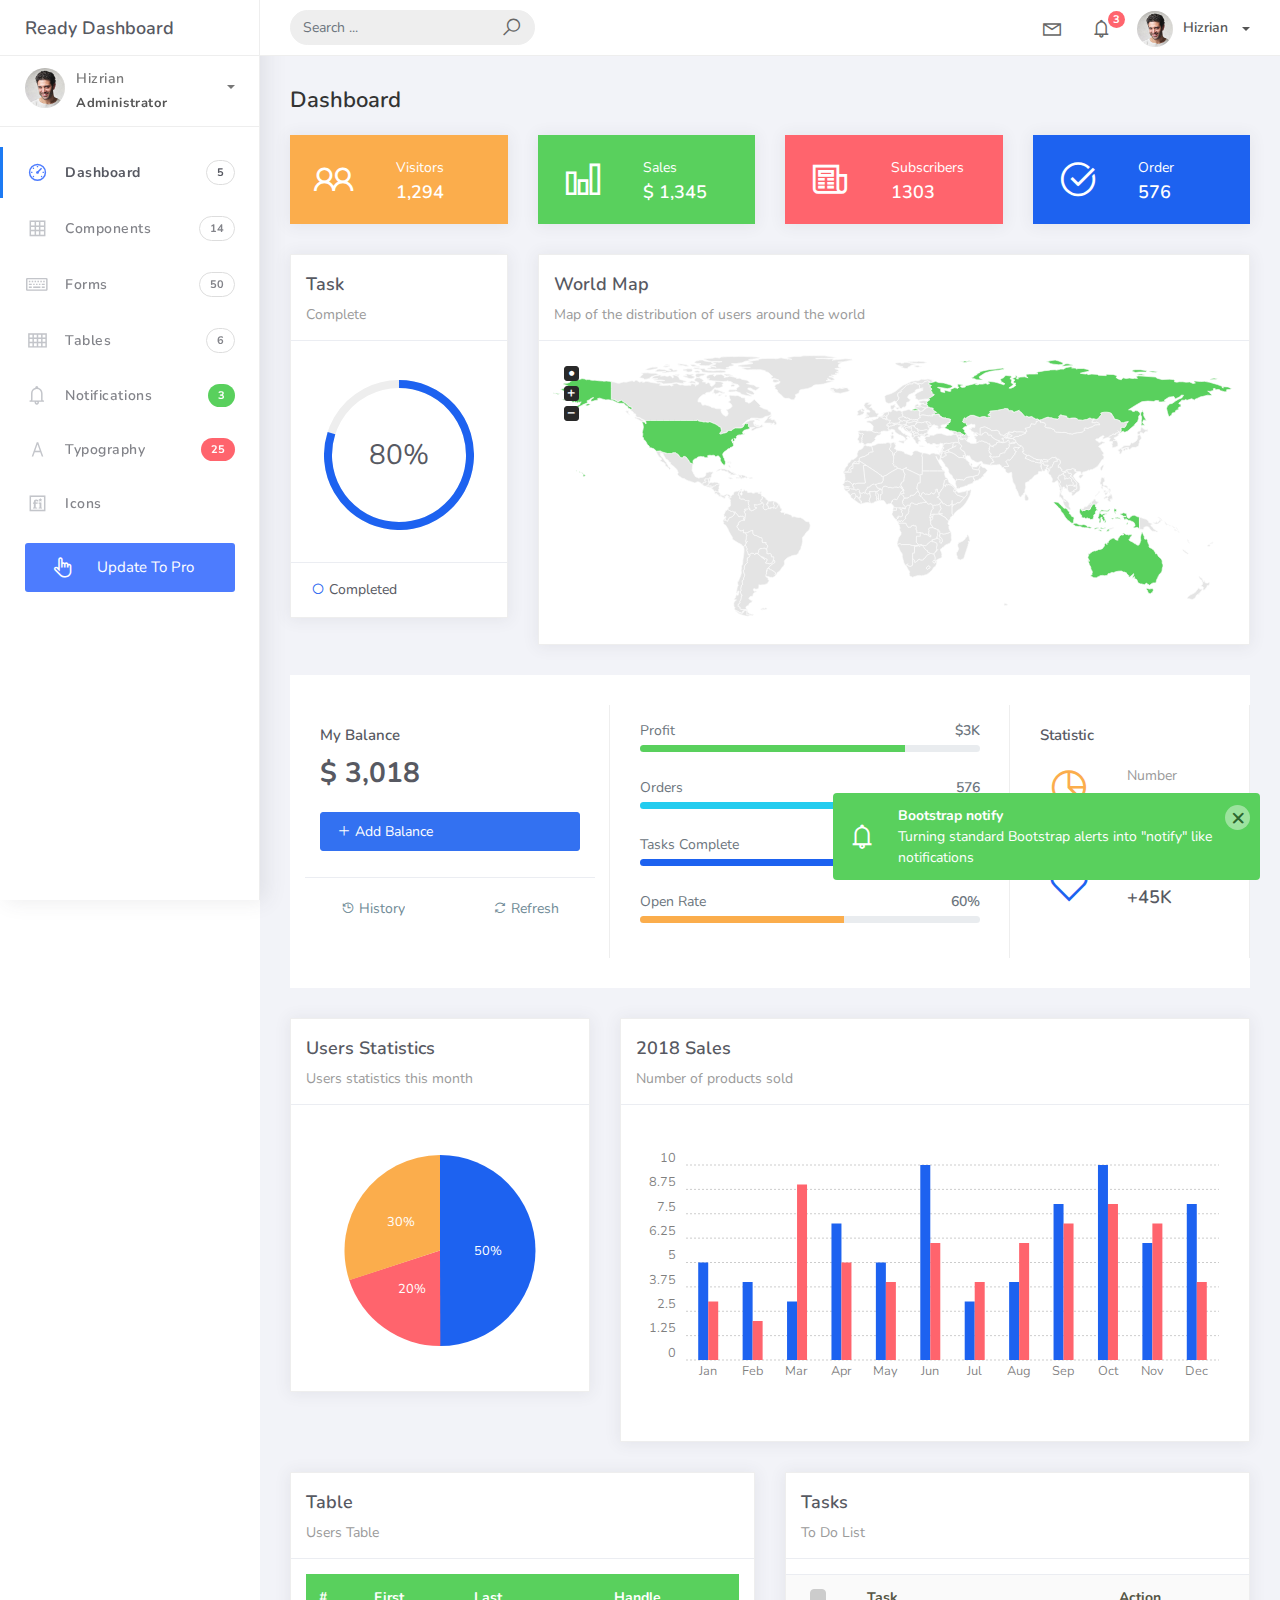
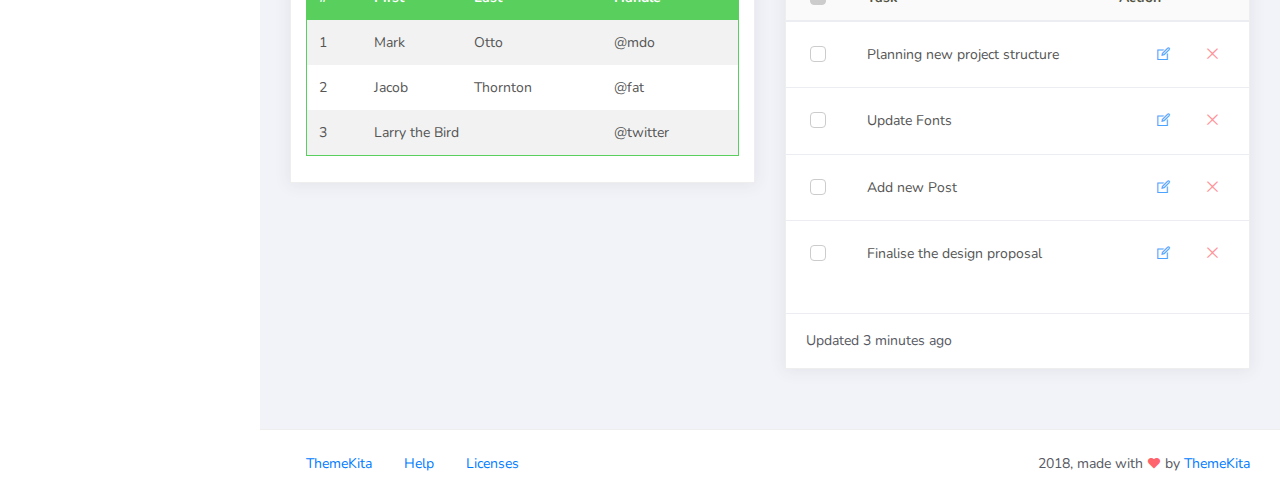
<file: Portfolio-MVC/wwwroot/Ready-Bootstrap-Dashboard-master/index.html>
<!DOCTYPE html>
<html>
<head>
    <meta http-equiv="X-UA-Compatible" content="IE=edge,chrome=1" />
    <title>Ready Bootstrap Dashboard</title>											<!-- ADMIN TEMPLATE -->
    <meta content='width=device-width, initial-scale=1.0, maximum-scale=1.0, user-scalable=0, shrink-to-fit=no' name='viewport' />
    <link rel="stylesheet" href="assets/css/bootstrap.min.css">
    <link rel="stylesheet" href="https://fonts.googleapis.com/css?family=Nunito:200,200i,300,300i,400,400i,600,600i,700,700i,800,800i,900,900i">
    <link rel="stylesheet" href="assets/css/ready.css">
    <link rel="stylesheet" href="assets/css/demo.css">
</head>
<body>
    <div class="wrapper">
        <div class="main-header">
            <div class="logo-header">
                <a href="index.html" class="logo">
                    Ready Dashboard
                </a>
                <button class="navbar-toggler sidenav-toggler ml-auto" type="button" data-toggle="collapse" data-target="collapse" aria-controls="sidebar" aria-expanded="false" aria-label="Toggle navigation">
                    <span class="navbar-toggler-icon"></span>
                </button>
                <button class="topbar-toggler more"><i class="la la-ellipsis-v"></i></button>
            </div>
            <nav class="navbar navbar-header navbar-expand-lg">
                <div class="container-fluid">

                    <form class="navbar-left navbar-form nav-search mr-md-3" action="">
                        <div class="input-group">
                            <input type="text" placeholder="Search ..." class="form-control">
                            <div class="input-group-append">
                                <span class="input-group-text">
                                    <i class="la la-search search-icon"></i>
                                </span>
                            </div>
                        </div>
                    </form>
                    <ul class="navbar-nav topbar-nav ml-md-auto align-items-center">
                        <li class="nav-item dropdown hidden-caret">
                            <a class="nav-link dropdown-toggle" href="#" id="navbarDropdown" role="button" data-toggle="dropdown" aria-haspopup="true" aria-expanded="false">
                                <i class="la la-envelope"></i>
                            </a>
                            <div class="dropdown-menu" aria-labelledby="navbarDropdown">
                                <a class="dropdown-item" href="#">Action</a>
                                <a class="dropdown-item" href="#">Another action</a>
                                <div class="dropdown-divider"></div>
                                <a class="dropdown-item" href="#">Something else here</a>
                            </div>
                        </li>
                        <li class="nav-item dropdown hidden-caret">
                            <a class="nav-link dropdown-toggle" href="#" id="navbarDropdown" role="button" data-toggle="dropdown" aria-haspopup="true" aria-expanded="false">
                                <i class="la la-bell"></i>
                                <span class="notification">3</span>
                            </a>
                            <ul class="dropdown-menu notif-box" aria-labelledby="navbarDropdown">
                                <li>
                                    <div class="dropdown-title">You have 4 new notification</div>
                                </li>
                                <li>
                                    <div class="notif-center">
                                        <a href="#">
                                            <div class="notif-icon notif-primary"> <i class="la la-user-plus"></i> </div>
                                            <div class="notif-content">
                                                <span class="block">
                                                    New user registered
                                                </span>
                                                <span class="time">5 minutes ago</span>
                                            </div>
                                        </a>
                                        <a href="#">
                                            <div class="notif-icon notif-success"> <i class="la la-comment"></i> </div>
                                            <div class="notif-content">
                                                <span class="block">
                                                    Rahmad commented on Admin
                                                </span>
                                                <span class="time">12 minutes ago</span>
                                            </div>
                                        </a>
                                        <a href="#">
                                            <div class="notif-img">
                                                <img src="assets/img/profile2.jpg" alt="Img Profile">
                                            </div>
                                            <div class="notif-content">
                                                <span class="block">
                                                    Reza send messages to you
                                                </span>
                                                <span class="time">12 minutes ago</span>
                                            </div>
                                        </a>
                                        <a href="#">
                                            <div class="notif-icon notif-danger"> <i class="la la-heart"></i> </div>
                                            <div class="notif-content">
                                                <span class="block">
                                                    Farrah liked Admin
                                                </span>
                                                <span class="time">17 minutes ago</span>
                                            </div>
                                        </a>
                                    </div>
                                </li>
                                <li>
                                    <a class="see-all" href="javascript:void(0);"> <strong>See all notifications</strong> <i class="la la-angle-right"></i> </a>
                                </li>
                            </ul>
                        </li>
                        <li class="nav-item dropdown">
                            <a class="dropdown-toggle profile-pic" data-toggle="dropdown" href="#" aria-expanded="false"> <img src="assets/img/profile.jpg" alt="user-img" width="36" class="img-circle"><span>Hizrian</span></span> </a>
                            <ul class="dropdown-menu dropdown-user">
                                <li>
                                    <div class="user-box">
                                        <div class="u-img"><img src="assets/img/profile.jpg" alt="user"></div>
                                        <div class="u-text">
                                            <h4>Hizrian</h4>
                                            <p class="text-muted">hello@themekita.com</p><a href="profile.html" class="btn btn-rounded btn-danger btn-sm">View Profile</a>
                                        </div>
                                    </div>
                                </li>
                                <div class="dropdown-divider"></div>
                                <a class="dropdown-item" href="#"><i class="ti-user"></i> My Profile</a>
                                <a class="dropdown-item" href="#"></i> My Balance</a>
                                <a class="dropdown-item" href="#"><i class="ti-email"></i> Inbox</a>
                                <div class="dropdown-divider"></div>
                                <a class="dropdown-item" href="#"><i class="ti-settings"></i> Account Setting</a>
                                <div class="dropdown-divider"></div>
                                <a class="dropdown-item" href="#"><i class="fa fa-power-off"></i> Logout</a>
                            </ul>
                            <!-- /.dropdown-user -->
                        </li>
                    </ul>
                </div>
            </nav>
        </div>
        <div class="sidebar">
            <div class="scrollbar-inner sidebar-wrapper">
                <div class="user">
                    <div class="photo">
                        <img src="assets/img/profile.jpg">
                    </div>
                    <div class="info">
                        <a class="" data-toggle="collapse" href="#collapseExample" aria-expanded="true">
                            <span>
                                Hizrian
                                <span class="user-level">Administrator</span>
                                <span class="caret"></span>
                            </span>
                        </a>
                        <div class="clearfix"></div>

                        <div class="collapse in" id="collapseExample" aria-expanded="true" style="">
                            <ul class="nav">
                                <li>
                                    <a href="#profile">
                                        <span class="link-collapse">My Profile</span>
                                    </a>
                                </li>
                                <li>
                                    <a href="#edit">
                                        <span class="link-collapse">Edit Profile</span>
                                    </a>
                                </li>
                                <li>
                                    <a href="#settings">
                                        <span class="link-collapse">Settings</span>
                                    </a>
                                </li>
                            </ul>
                        </div>
                    </div>
                </div>
                <ul class="nav">
                    <li class="nav-item active">
                        <a href="index.html">
                            <i class="la la-dashboard"></i>
                            <p>Dashboard</p>
                            <span class="badge badge-count">5</span>
                        </a>
                    </li>
                    <li class="nav-item">
                        <a href="components.html">
                            <i class="la la-table"></i>
                            <p>Components</p>
                            <span class="badge badge-count">14</span>
                        </a>
                    </li>
                    <li class="nav-item">
                        <a href="forms.html">
                            <i class="la la-keyboard-o"></i>
                            <p>Forms</p>
                            <span class="badge badge-count">50</span>
                        </a>
                    </li>
                    <li class="nav-item">
                        <a href="tables.html">
                            <i class="la la-th"></i>
                            <p>Tables</p>
                            <span class="badge badge-count">6</span>
                        </a>
                    </li>
                    <li class="nav-item">
                        <a href="notifications.html">
                            <i class="la la-bell"></i>
                            <p>Notifications</p>
                            <span class="badge badge-success">3</span>
                        </a>
                    </li>
                    <li class="nav-item">
                        <a href="typography.html">
                            <i class="la la-font"></i>
                            <p>Typography</p>
                            <span class="badge badge-danger">25</span>
                        </a>
                    </li>
                    <li class="nav-item">
                        <a href="icons.html">
                            <i class="la la-fonticons"></i>
                            <p>Icons</p>
                        </a>
                    </li>
                    <li class="nav-item update-pro">
                        <button data-toggle="modal" data-target="#modalUpdate">
                            <i class="la la-hand-pointer-o"></i>
                            <p>Update To Pro</p>
                        </button>
                    </li>
                </ul>
            </div>
        </div>
        <div class="main-panel">
            <div class="content">
                <div class="container-fluid">
                    <h4 class="page-title">Dashboard</h4>
                    <div class="row">
                        <div class="col-md-3">
                            <div class="card card-stats card-warning">
                                <div class="card-body ">
                                    <div class="row">
                                        <div class="col-5">
                                            <div class="icon-big text-center">
                                                <i class="la la-users"></i>
                                            </div>
                                        </div>
                                        <div class="col-7 d-flex align-items-center">
                                            <div class="numbers">
                                                <p class="card-category">Visitors</p>
                                                <h4 class="card-title">1,294</h4>
                                            </div>
                                        </div>
                                    </div>
                                </div>
                            </div>
                        </div>
                        <div class="col-md-3">
                            <div class="card card-stats card-success">
                                <div class="card-body ">
                                    <div class="row">
                                        <div class="col-5">
                                            <div class="icon-big text-center">
                                                <i class="la la-bar-chart"></i>
                                            </div>
                                        </div>
                                        <div class="col-7 d-flex align-items-center">
                                            <div class="numbers">
                                                <p class="card-category">Sales</p>
                                                <h4 class="card-title">$ 1,345</h4>
                                            </div>
                                        </div>
                                    </div>
                                </div>
                            </div>
                        </div>
                        <div class="col-md-3">
                            <div class="card card-stats card-danger">
                                <div class="card-body">
                                    <div class="row">
                                        <div class="col-5">
                                            <div class="icon-big text-center">
                                                <i class="la la-newspaper-o"></i>
                                            </div>
                                        </div>
                                        <div class="col-7 d-flex align-items-center">
                                            <div class="numbers">
                                                <p class="card-category">Subscribers</p>
                                                <h4 class="card-title">1303</h4>
                                            </div>
                                        </div>
                                    </div>
                                </div>
                            </div>
                        </div>
                        <div class="col-md-3">
                            <div class="card card-stats card-primary">
                                <div class="card-body ">
                                    <div class="row">
                                        <div class="col-5">
                                            <div class="icon-big text-center">
                                                <i class="la la-check-circle"></i>
                                            </div>
                                        </div>
                                        <div class="col-7 d-flex align-items-center">
                                            <div class="numbers">
                                                <p class="card-category">Order</p>
                                                <h4 class="card-title">576</h4>
                                            </div>
                                        </div>
                                    </div>
                                </div>
                            </div>
                        </div>
                        <!-- 							<div class="col-md-3">
                                                        <div class="card card-stats">
                                                            <div class="card-body ">
                                                                <div class="row">
                                                                    <div class="col-5">
                                                                        <div class="icon-big text-center icon-warning">
                                                                            <i class="la la-pie-chart text-warning"></i>
                                                                        </div>
                                                                    </div>
                                                                    <div class="col-7 d-flex align-items-center">
                                                                        <div class="numbers">
                                                                            <p class="card-category">Number</p>
                                                                            <h4 class="card-title">150GB</h4>
                                                                        </div>
                                                                    </div>
                                                                </div>
                                                            </div>
                                                        </div>
                                                    </div>
                                                    <div class="col-md-3">
                                                        <div class="card card-stats">
                                                            <div class="card-body ">
                                                                <div class="row">
                                                                    <div class="col-5">
                                                                        <div class="icon-big text-center">
                                                                            <i class="la la-bar-chart text-success"></i>
                                                                        </div>
                                                                    </div>
                                                                    <div class="col-7 d-flex align-items-center">
                                                                        <div class="numbers">
                                                                            <p class="card-category">Revenue</p>
                                                                            <h4 class="card-title">$ 1,345</h4>
                                                                        </div>
                                                                    </div>
                                                                </div>
                                                            </div>
                                                        </div>
                                                    </div>
                                                    <div class="col-md-3">
                                                        <div class="card card-stats">
                                                            <div class="card-body">
                                                                <div class="row">
                                                                    <div class="col-5">
                                                                        <div class="icon-big text-center">
                                                                            <i class="la la-times-circle-o text-danger"></i>
                                                                        </div>
                                                                    </div>
                                                                    <div class="col-7 d-flex align-items-center">
                                                                        <div class="numbers">
                                                                            <p class="card-category">Errors</p>
                                                                            <h4 class="card-title">23</h4>
                                                                        </div>
                                                                    </div>
                                                                </div>
                                                            </div>
                                                        </div>
                                                    </div>
                                                    <div class="col-md-3">
                                                        <div class="card card-stats">
                                                            <div class="card-body">
                                                                <div class="row">
                                                                    <div class="col-5">
                                                                        <div class="icon-big text-center">
                                                                            <i class="la la-heart-o text-primary"></i>
                                                                        </div>
                                                                    </div>
                                                                    <div class="col-7 d-flex align-items-center">
                                                                        <div class="numbers">
                                                                            <p class="card-category">Followers</p>
                                                                            <h4 class="card-title">+45K</h4>
                                                                        </div>
                                                                    </div>
                                                                </div>
                                                            </div>
                                                        </div>
                                                    </div> -->
                    </div>
                    <div class="row">
                        <div class="col-md-3">
                            <div class="card">
                                <div class="card-header">
                                    <h4 class="card-title">Task</h4>
                                    <p class="card-category">Complete</p>
                                </div>
                                <div class="card-body">
                                    <div id="task-complete" class="chart-circle mt-4 mb-3"></div>
                                </div>
                                <div class="card-footer">
                                    <div class="legend"><i class="la la-circle text-primary"></i> Completed</div>
                                </div>
                            </div>
                        </div>
                        <div class="col-md-9">
                            <div class="card">
                                <div class="card-header">
                                    <h4 class="card-title">World Map</h4>
                                    <p class="card-category">
                                        Map of the distribution of users around the world
                                    </p>
                                </div>
                                <div class="card-body">
                                    <div class="mapcontainer">
                                        <div class="map">
                                            <span>Alternative content for the map</span>
                                        </div>
                                    </div>
                                </div>
                            </div>
                        </div>
                    </div>
                    <div class="row row-card-no-pd">
                        <div class="col-md-4">
                            <div class="card">
                                <div class="card-body">
                                    <p class="fw-bold mt-1">My Balance</p>
                                    <h4><b>$ 3,018</b></h4>
                                    <a href="#" class="btn btn-primary btn-full text-left mt-3 mb-3"><i class="la la-plus"></i> Add Balance</a>
                                </div>
                                <div class="card-footer">
                                    <ul class="nav">
                                        <li class="nav-item"><a class="btn btn-default btn-link" href="#"><i class="la la-history"></i> History</a></li>
                                        <li class="nav-item ml-auto"><a class="btn btn-default btn-link" href="#"><i class="la la-refresh"></i> Refresh</a></li>
                                    </ul>
                                </div>
                            </div>
                        </div>
                        <div class="col-md-5">
                            <div class="card">
                                <div class="card-body">
                                    <div class="progress-card">
                                        <div class="d-flex justify-content-between mb-1">
                                            <span class="text-muted">Profit</span>
                                            <span class="text-muted fw-bold"> $3K</span>
                                        </div>
                                        <div class="progress mb-2" style="height: 7px;">
                                            <div class="progress-bar bg-success" role="progressbar" style="width: 78%" aria-valuenow="78" aria-valuemin="0" aria-valuemax="100" data-toggle="tooltip" data-placement="top" title="78%"></div>
                                        </div>
                                    </div>
                                    <div class="progress-card">
                                        <div class="d-flex justify-content-between mb-1">
                                            <span class="text-muted">Orders</span>
                                            <span class="text-muted fw-bold"> 576</span>
                                        </div>
                                        <div class="progress mb-2" style="height: 7px;">
                                            <div class="progress-bar bg-info" role="progressbar" style="width: 65%" aria-valuenow="60" aria-valuemin="0" aria-valuemax="100" data-toggle="tooltip" data-placement="top" title="65%"></div>
                                        </div>
                                    </div>
                                    <div class="progress-card">
                                        <div class="d-flex justify-content-between mb-1">
                                            <span class="text-muted">Tasks Complete</span>
                                            <span class="text-muted fw-bold"> 70%</span>
                                        </div>
                                        <div class="progress mb-2" style="height: 7px;">
                                            <div class="progress-bar bg-primary" role="progressbar" style="width: 70%" aria-valuenow="70" aria-valuemin="0" aria-valuemax="100" data-toggle="tooltip" data-placement="top" title="70%"></div>
                                        </div>
                                    </div>
                                    <div class="progress-card">
                                        <div class="d-flex justify-content-between mb-1">
                                            <span class="text-muted">Open Rate</span>
                                            <span class="text-muted fw-bold"> 60%</span>
                                        </div>
                                        <div class="progress mb-2" style="height: 7px;">
                                            <div class="progress-bar bg-warning" role="progressbar" style="width: 60%" aria-valuenow="60" aria-valuemin="0" aria-valuemax="100" data-toggle="tooltip" data-placement="top" title="60%"></div>
                                        </div>
                                    </div>
                                </div>
                            </div>
                        </div>
                        <div class="col-md-3">
                            <div class="card card-stats">
                                <div class="card-body">
                                    <p class="fw-bold mt-1">Statistic</p>
                                    <div class="row">
                                        <div class="col-5">
                                            <div class="icon-big text-center icon-warning">
                                                <i class="la la-pie-chart text-warning"></i>
                                            </div>
                                        </div>
                                        <div class="col-7 d-flex align-items-center">
                                            <div class="numbers">
                                                <p class="card-category">Number</p>
                                                <h4 class="card-title">150GB</h4>
                                            </div>
                                        </div>
                                    </div>
                                    <hr />
                                    <div class="row">
                                        <div class="col-5">
                                            <div class="icon-big text-center">
                                                <i class="la la-heart-o text-primary"></i>
                                            </div>
                                        </div>
                                        <div class="col-7 d-flex align-items-center">
                                            <div class="numbers">
                                                <p class="card-category">Followers</p>
                                                <h4 class="card-title">+45K</h4>
                                            </div>
                                        </div>
                                    </div>
                                </div>
                            </div>
                        </div>
                    </div>
                    <div class="row">
                        <div class="col-md-4">
                            <div class="card">
                                <div class="card-header">
                                    <h4 class="card-title">Users Statistics</h4>
                                    <p class="card-category">
                                        Users statistics this month
                                    </p>
                                </div>
                                <div class="card-body">
                                    <div id="monthlyChart" class="chart chart-pie"></div>
                                </div>
                            </div>
                        </div>
                        <div class="col-md-8">
                            <div class="card">
                                <div class="card-header">
                                    <h4 class="card-title">2018 Sales</h4>
                                    <p class="card-category">
                                        Number of products sold
                                    </p>
                                </div>
                                <div class="card-body">
                                    <div id="salesChart" class="chart"></div>
                                </div>
                            </div>
                        </div>
                        <div class="col-md-6">
                            <div class="card">
                                <div class="card-header ">
                                    <h4 class="card-title">Table</h4>
                                    <p class="card-category">Users Table</p>
                                </div>
                                <div class="card-body">
                                    <table class="table table-head-bg-success table-striped table-hover">
                                        <thead>
                                            <tr>
                                                <th scope="col">#</th>
                                                <th scope="col">First</th>
                                                <th scope="col">Last</th>
                                                <th scope="col">Handle</th>
                                            </tr>
                                        </thead>
                                        <tbody>
                                            <tr>
                                                <td>1</td>
                                                <td>Mark</td>
                                                <td>Otto</td>
                                                <td>@mdo</td>
                                            </tr>
                                            <tr>
                                                <td>2</td>
                                                <td>Jacob</td>
                                                <td>Thornton</td>
                                                <td>@fat</td>
                                            </tr>
                                            <tr>
                                                <td>3</td>
                                                <td colspan="2">Larry the Bird</td>
                                                <td>@twitter</td>
                                            </tr>
                                        </tbody>
                                    </table>
                                </div>
                            </div>
                        </div>
                        <div class="col-md-6">
                            <div class="card card-tasks">
                                <div class="card-header ">
                                    <h4 class="card-title">Tasks</h4>
                                    <p class="card-category">To Do List</p>
                                </div>
                                <div class="card-body ">
                                    <div class="table-full-width">
                                        <table class="table">
                                            <thead>
                                                <tr>
                                                    <th>
                                                        <div class="form-check">
                                                            <label class="form-check-label">
                                                                <input class="form-check-input  select-all-checkbox" type="checkbox" data-select="checkbox" data-target=".task-select">
                                                                <span class="form-check-sign"></span>
                                                            </label>
                                                        </div>
                                                    </th>
                                                    <th>Task</th>
                                                    <th>Action</th>
                                                </tr>
                                            </thead>
                                            <tbody>
                                                <tr>
                                                    <td>
                                                        <div class="form-check">
                                                            <label class="form-check-label">
                                                                <input class="form-check-input task-select" type="checkbox">
                                                                <span class="form-check-sign"></span>
                                                            </label>
                                                        </div>
                                                    </td>
                                                    <td>Planning new project structure</td>
                                                    <td class="td-actions text-right">
                                                        <div class="form-button-action">
                                                            <button type="button" data-toggle="tooltip" title="Edit Task" class="btn btn-link <btn-simple-primary">
                                                                <i class="la la-edit"></i>
                                                            </button>
                                                            <button type="button" data-toggle="tooltip" title="Remove" class="btn btn-link btn-simple-danger">
                                                                <i class="la la-times"></i>
                                                            </button>
                                                        </div>
                                                    </td>
                                                </tr>
                                                <tr>
                                                    <td>
                                                        <div class="form-check">
                                                            <label class="form-check-label">
                                                                <input class="form-check-input task-select" type="checkbox">
                                                                <span class="form-check-sign"></span>
                                                            </label>
                                                        </div>
                                                    </td>
                                                    <td>Update Fonts</td>
                                                    <td class="td-actions text-right">
                                                        <div class="form-button-action">
                                                            <button type="button" data-toggle="tooltip" title="Edit Task" class="btn btn-link <btn-simple-primary">
                                                                <i class="la la-edit"></i>
                                                            </button>
                                                            <button type="button" data-toggle="tooltip" title="Remove" class="btn btn-link btn-simple-danger">
                                                                <i class="la la-times"></i>
                                                            </button>
                                                        </div>
                                                    </td>
                                                </tr>
                                                <tr>
                                                    <td>
                                                        <div class="form-check">
                                                            <label class="form-check-label">
                                                                <input class="form-check-input task-select" type="checkbox">
                                                                <span class="form-check-sign"></span>
                                                            </label>
                                                        </div>
                                                    </td>
                                                    <td>
                                                        Add new Post
                                                    </td>
                                                    <td class="td-actions text-right">
                                                        <div class="form-button-action">
                                                            <button type="button" data-toggle="tooltip" title="Edit Task" class="btn btn-link <btn-simple-primary">
                                                                <i class="la la-edit"></i>
                                                            </button>
                                                            <button type="button" data-toggle="tooltip" title="Remove" class="btn btn-link btn-simple-danger">
                                                                <i class="la la-times"></i>
                                                            </button>
                                                        </div>
                                                    </td>
                                                </tr>
                                                <tr>
                                                    <td>
                                                        <div class="form-check">
                                                            <label class="form-check-label">
                                                                <input class="form-check-input task-select" type="checkbox">
                                                                <span class="form-check-sign"></span>
                                                            </label>
                                                        </div>
                                                    </td>
                                                    <td>Finalise the design proposal</td>
                                                    <td class="td-actions text-right">
                                                        <div class="form-button-action">
                                                            <button type="button" data-toggle="tooltip" title="Edit Task" class="btn btn-link <btn-simple-primary">
                                                                <i class="la la-edit"></i>
                                                            </button>
                                                            <button type="button" data-toggle="tooltip" title="Remove" class="btn btn-link btn-simple-danger">
                                                                <i class="la la-times"></i>
                                                            </button>
                                                        </div>
                                                    </td>
                                                </tr>
                                            </tbody>
                                        </table>
                                    </div>
                                </div>
                                <div class="card-footer ">
                                    <div class="stats">
                                        <i class="now-ui-icons loader_refresh spin"></i> Updated 3 minutes ago
                                    </div>
                                </div>
                            </div>
                        </div>
                    </div>
                </div>
            </div>
            <footer class="footer">
                <div class="container-fluid">
                    <nav class="pull-left">
                        <ul class="nav">
                            <li class="nav-item">
                                <a class="nav-link" href="http://www.themekita.com">
                                    ThemeKita
                                </a>
                            </li>
                            <li class="nav-item">
                                <a class="nav-link" href="#">
                                    Help
                                </a>
                            </li>
                            <li class="nav-item">
                                <a class="nav-link" href="https://themewagon.com/license/#free-item">
                                    Licenses
                                </a>
                            </li>
                        </ul>
                    </nav>
                    <div class="copyright ml-auto">
                        2018, made with <i class="la la-heart heart text-danger"></i> by <a href="http://www.themekita.com">ThemeKita</a>
                    </div>
                </div>
            </footer>
        </div>
    </div>

    <!-- Modal -->
    <div class="modal fade" id="modalUpdate" tabindex="-1" role="dialog" aria-labelledby="modalUpdatePro" aria-hidden="true">
        <div class="modal-dialog modal-dialog-centered" role="document">
            <div class="modal-content">
                <div class="modal-header bg-primary">
                    <h6 class="modal-title"><i class="la la-frown-o"></i> Under Development</h6>
                    <button type="button" class="close" data-dismiss="modal" aria-label="Close">
                        <span aria-hidden="true">&times;</span>
                    </button>
                </div>
                <div class="modal-body text-center">
                    <p>Currently the pro version of the <b>Ready Dashboard</b> Bootstrap is in progress development</p>
                    <p>
                        <b>We'll let you know when it's done</b>
                    </p>
                </div>
                <div class="modal-footer">
                    <button type="button" class="btn btn-secondary" data-dismiss="modal">Close</button>
                </div>
            </div>
        </div>
    </div>
</body>
<script src="assets/js/core/jquery.3.2.1.min.js"></script>
<script src="assets/js/plugin/jquery-ui-1.12.1.custom/jquery-ui.min.js"></script>
<script src="assets/js/core/popper.min.js"></script>
<script src="assets/js/core/bootstrap.min.js"></script>
<script src="assets/js/plugin/chartist/chartist.min.js"></script>
<script src="assets/js/plugin/chartist/plugin/chartist-plugin-tooltip.min.js"></script>
<script src="assets/js/plugin/bootstrap-notify/bootstrap-notify.min.js"></script>
<script src="assets/js/plugin/bootstrap-toggle/bootstrap-toggle.min.js"></script>
<script src="assets/js/plugin/jquery-mapael/jquery.mapael.min.js"></script>
<script src="assets/js/plugin/jquery-mapael/maps/world_countries.min.js"></script>
<script src="assets/js/plugin/chart-circle/circles.min.js"></script>
<script src="assets/js/plugin/jquery-scrollbar/jquery.scrollbar.min.js"></script>
<script src="assets/js/ready.min.js"></script>
<script src="assets/js/demo.js"></script>
</html>
</file>
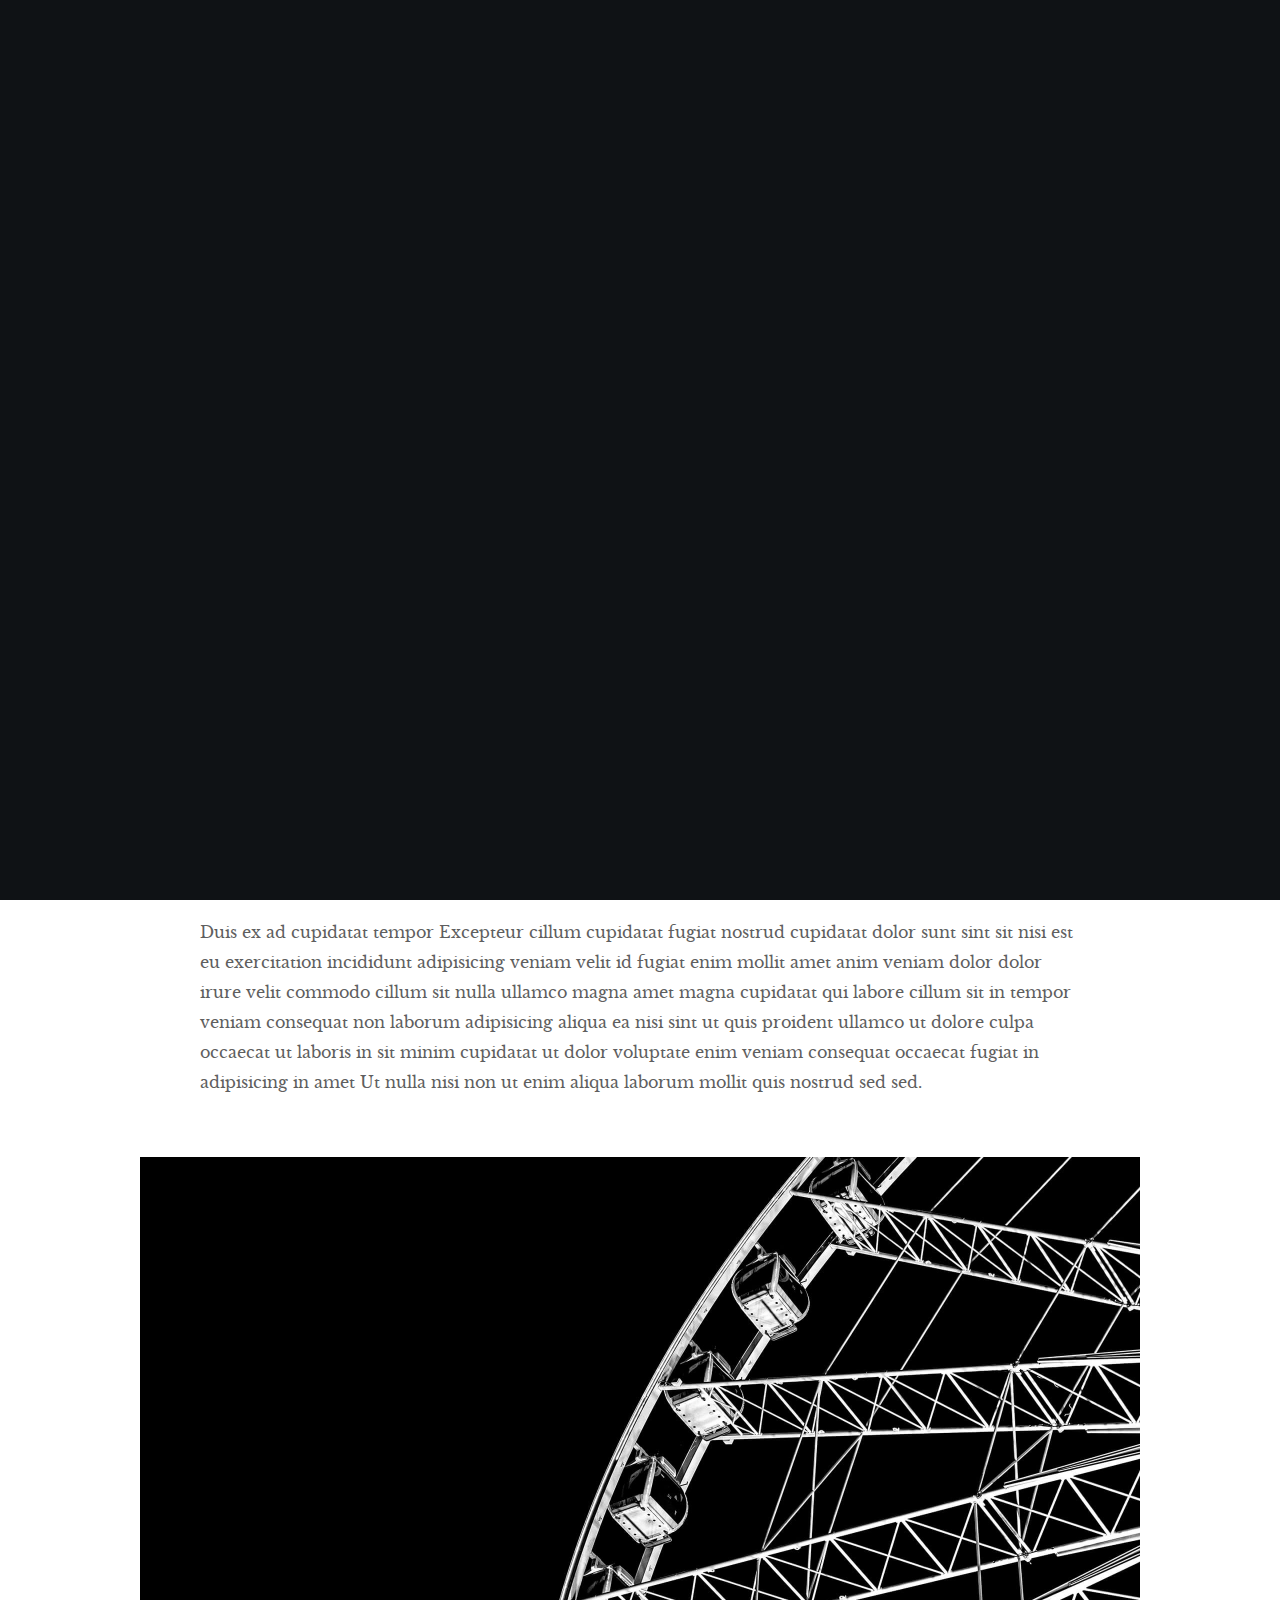
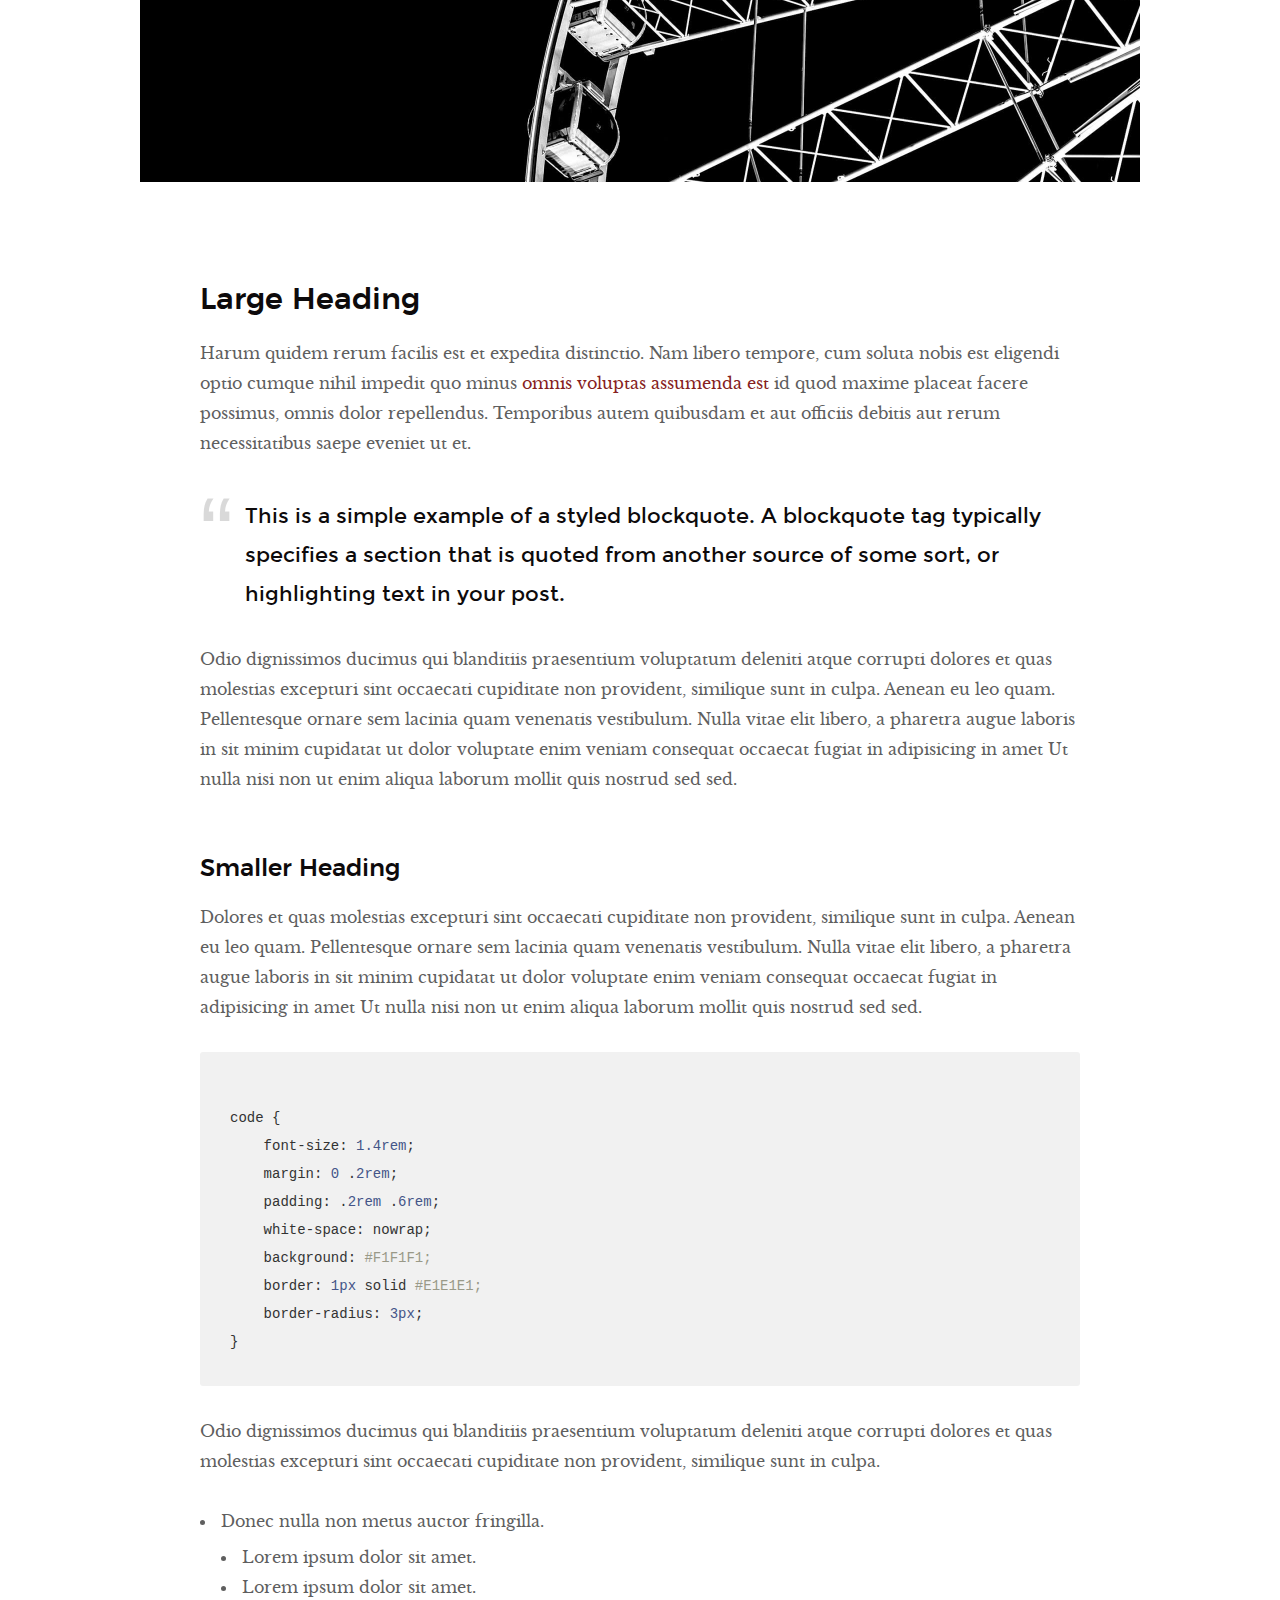
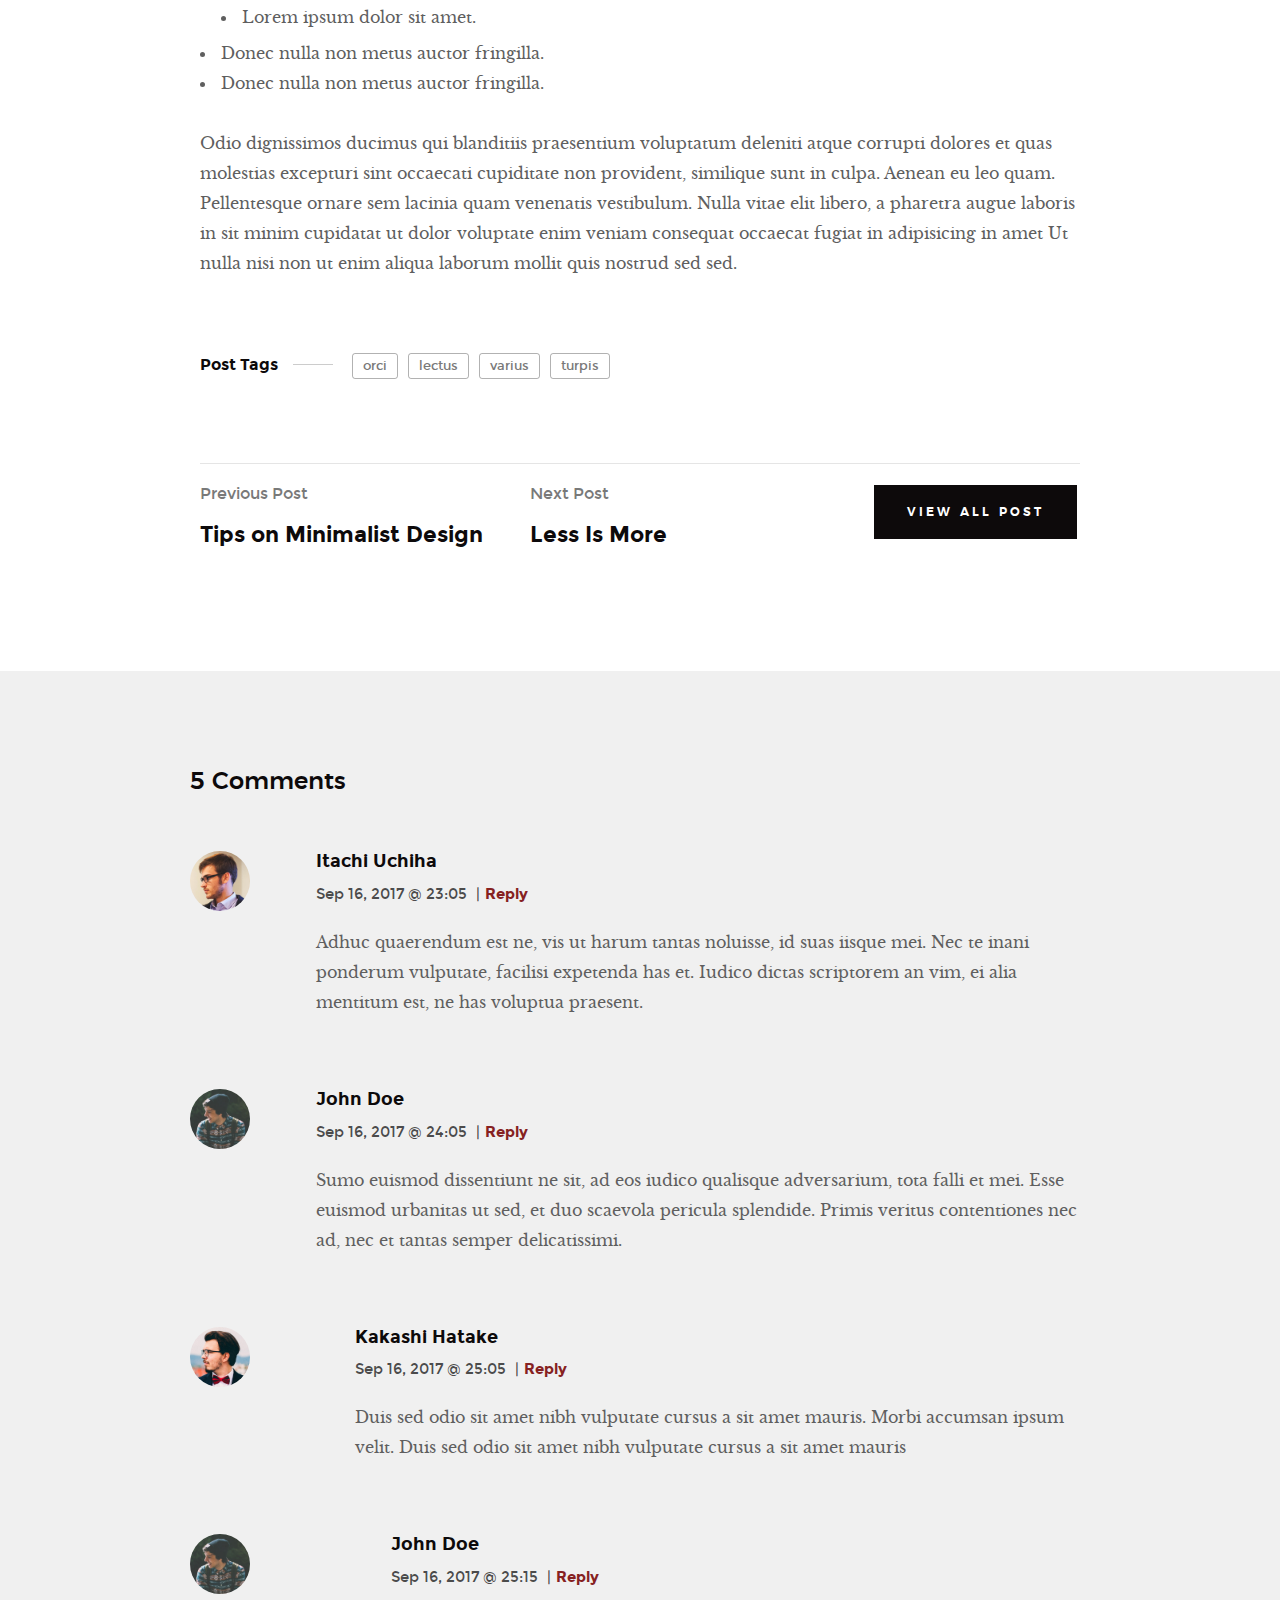
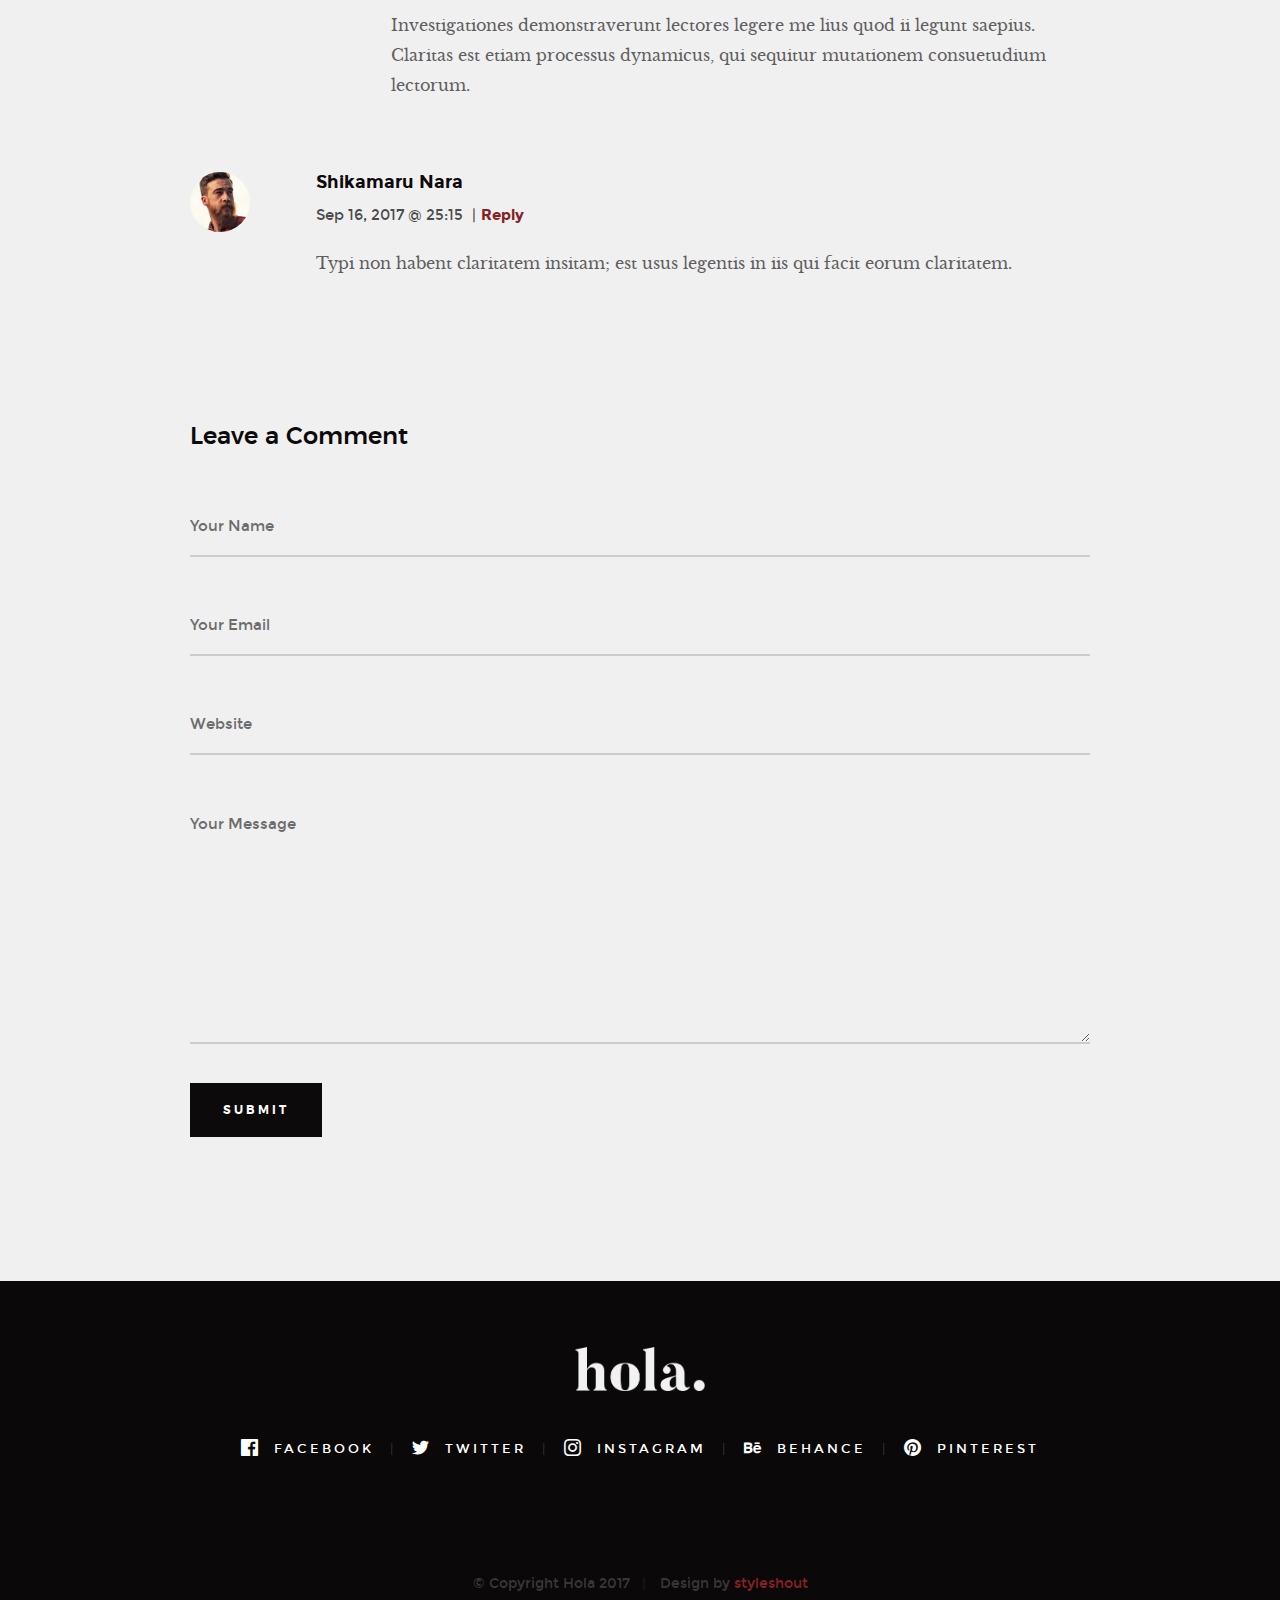
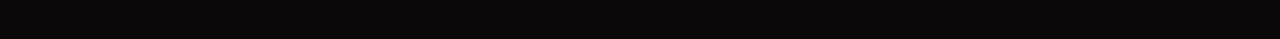
<file: Portfolio-MVC/wwwroot/hola-master/blog-single.html>
<!DOCTYPE html>
<!--[if lt IE 9 ]><html class="no-js oldie" lang="en"> <![endif]-->
<!--[if IE 9 ]><html class="no-js oldie ie9" lang="en"> <![endif]-->
<!--[if (gte IE 9)|!(IE)]><!-->
<html class="no-js" lang="en">
<!--<![endif]-->

<head>

    <!--- basic page needs
    ================================================== -->
    <meta charset="utf-8">
    <title>Blog Single - Hola</title>
    <meta name="description" content="">
    <meta name="author" content="">

    <!-- mobile specific metas
    ================================================== -->
    <meta name="viewport" content="width=device-width, initial-scale=1">

    <!-- CSS
    ================================================== -->
    <link rel="stylesheet" href="css/base.css">
    <link rel="stylesheet" href="css/vendor.css">
    <link rel="stylesheet" href="css/main.css">

    <!-- script
    ================================================== -->
    <script src="js/modernizr.js"></script>
    <script src="js/pace.min.js"></script>

    <!-- favicons
    ================================================== -->
    <link rel="shortcut icon" href="favicon.ico" type="image/x-icon">
    <link rel="icon" href="favicon.ico" type="image/x-icon">

</head>


<body id="top">

    <!-- header
    ================================================== -->
    <header class="s-header">
            
        <div class="header-logo">
            <a class="site-logo" href="index.html"><img src="images/logo.png" alt="Homepage"></a>
        </div>

        <nav class="header-nav-wrap">
            <ul class="header-nav">
                <li><a href="index.html#home" title="home">Home</a></li>
                <li><a href="index.html#about" title="about">About</a></li>
                <li><a href="index.html#works" title="works">Works</a></li>
                <li class="current"><a href="blog.html" title="blog">Blog</a></li>
                <li><a href="index.html#contact" title="contact">Contact</a></li>	
            </ul>
        </nav>

        <a class="header-menu-toggle" href="#0"><span>Menu</span></a>

    </header> <!-- end s-header -->


    <article class="blog-single">

        <!-- page header/blog hero
        ================================================== -->
        <div class="page-header page-header--single page-hero" style="background-image:url(images/blog/blog-bg-02.jpg)">
        
            <div class="row page-header__content narrow">
                <article class="col-full">
                    <div class="page-header__info">
                        <div class="page-header__cat">
                            <a href="#0">Branding</a><a href="#0">Design</a>
                        </div>
                    </div>
                    <h1 class="page-header__title">
                        <a href="#0" title="">
                            Using Patterns in your Branding.
                        </a>
                    </h1>
                    <ul class="page-header__meta">
                        <li class="date">September 16, 2017</li>
                        <li class="author">
                            By
                            <span>Jonathan Doe</span>
                        </li>
                    </ul>
                    
                </article>
            </div>
    
        </div> <!-- end page-header -->

        <div class="row blog-content">
            <div class="col-full blog-content__main">

                <p class="lead">Duis ex ad cupidatat tempor Excepteur cillum cupidatat fugiat nostrud cupidatat dolor sunt sint sit nisi est eu exercitation incididunt adipisicing veniam velit id fugiat enim mollit amet anim veniam dolor dolor irure velit commodo cillum sit nulla ullamco magna amet magna cupidatat qui labore cillum sit in tempor veniam consequat non laborum adipisicing aliqua ea nisi sint.</p>
                
                <p>Duis ex ad cupidatat tempor Excepteur cillum cupidatat fugiat nostrud cupidatat dolor sunt sint sit nisi est eu exercitation incididunt adipisicing veniam velit id fugiat enim mollit amet anim veniam dolor dolor irure velit commodo cillum sit nulla ullamco magna amet magna cupidatat qui labore cillum sit in tempor veniam consequat non laborum adipisicing aliqua ea nisi sint ut quis proident ullamco ut dolore culpa occaecat ut laboris in sit minim cupidatat ut dolor voluptate enim veniam consequat occaecat fugiat in adipisicing in amet Ut nulla nisi non ut enim aliqua laborum mollit quis nostrud sed sed.
                </p>

                <p>
                <img src="images/wheel-1000.jpg" 
                     srcset="images/wheel-2000.jpg 2000w, 
                        images/wheel-1000.jpg 1000w, 
                        images/wheel-500.jpg 500w" 
                     sizes="(max-width: 2000px) 100vw, 2000px" alt="">
                </p>

                <h2>Large Heading</h2>

                <p>Harum quidem rerum facilis est et expedita distinctio. Nam libero tempore, cum soluta nobis est eligendi optio cumque nihil impedit quo minus <a href="http://#">omnis voluptas assumenda est</a> id quod maxime placeat facere possimus, omnis dolor repellendus. Temporibus autem quibusdam et aut officiis debitis aut rerum necessitatibus saepe eveniet ut et.</p>

                <blockquote><p>This is a simple example of a styled blockquote. A blockquote tag typically specifies a section that is quoted from another source of some sort, or highlighting text in your post.</p></blockquote>

                <p>Odio dignissimos ducimus qui blanditiis praesentium voluptatum deleniti atque corrupti dolores et quas molestias excepturi sint occaecati cupiditate non provident, similique sunt in culpa. Aenean eu leo quam. Pellentesque ornare sem lacinia quam venenatis vestibulum. Nulla vitae elit libero, a pharetra augue laboris in sit minim cupidatat ut dolor voluptate enim veniam consequat occaecat fugiat in adipisicing in amet Ut nulla nisi non ut enim aliqua laborum mollit quis nostrud sed sed.</p>

                <h3>Smaller Heading</h3>

                <p>Dolores et quas molestias excepturi sint occaecati cupiditate non provident, similique sunt in culpa. Aenean eu leo quam. Pellentesque ornare sem lacinia quam venenatis vestibulum. Nulla vitae elit libero, a pharetra augue laboris in sit minim cupidatat ut dolor voluptate enim veniam consequat occaecat fugiat in adipisicing in amet Ut nulla nisi non ut enim aliqua laborum mollit quis nostrud sed sed.

<pre><code>
code {
    font-size: 1.4rem;
    margin: 0 .2rem;
    padding: .2rem .6rem;
    white-space: nowrap;
    background: #F1F1F1;
    border: 1px solid #E1E1E1;	
    border-radius: 3px;
}
</code></pre>

                <p>Odio dignissimos ducimus qui blanditiis praesentium voluptatum deleniti atque corrupti dolores et quas molestias excepturi sint occaecati cupiditate non provident, similique sunt in culpa.</p>

                <ul>
                    <li>Donec nulla non metus auctor fringilla.
                        <ul>
                            <li>Lorem ipsum dolor sit amet.</li>
                            <li>Lorem ipsum dolor sit amet.</li>
                            <li>Lorem ipsum dolor sit amet.</li>
                        </ul>
                    </li>
                    <li>Donec nulla non metus auctor fringilla.</li>
                    <li>Donec nulla non metus auctor fringilla.</li>
                </ul>

                <p>Odio dignissimos ducimus qui blanditiis praesentium voluptatum deleniti atque corrupti dolores et quas molestias excepturi sint occaecati cupiditate non provident, similique sunt in culpa. Aenean eu leo quam. Pellentesque ornare sem lacinia quam venenatis vestibulum. Nulla vitae elit libero, a pharetra augue laboris in sit minim cupidatat ut dolor voluptate enim veniam consequat occaecat fugiat in adipisicing in amet Ut nulla nisi non ut enim aliqua laborum mollit quis nostrud sed sed.</p>

                <p class="blog-content__tags">
                    <span>Post Tags</span>

                    <span class="blog-content__tag-list">
                        <a href="#0">orci</a>
                        <a href="#0">lectus</a>
                        <a href="#0">varius</a>
                        <a href="#0">turpis</a>
                    </span>

                </p>

                <div class="blog-content__pagenav">
                    <div class="blog-content__nav">
                        <div class="blog-content__prev">
                            <a href="#0" rel="prev">
                                <span>Previous Post</span>
                                Tips on Minimalist Design 
                            </a>
                        </div>
                        <div class="blog-content__next">
                            <a href="#0" rel="next">
                                <span>Next Post</span>
                                Less Is More 
                            </a>
                        </div>
                    </div>

                    <div class="blog-content__all">
                        <a href="blog.html" class="btn btn--primary">
                            View All Post
                        </a>
                    </div>
                </div>

            </div><!-- end blog-content__main -->
        </div> <!-- end blog-content -->

    </article>


    <!-- comments
    ================================================== -->
    <div class="comments-wrap">

        <div id="comments" class="row">
            <div class="col-full">

               <h3>5 Comments</h3>

               <!-- commentlist -->
               <ol class="commentlist">

                    <li class="depth-1 comment">

                        <div class="comment__avatar">
                            <img width="50" height="50" class="avatar" src="images/avatars/user-01.jpg" alt="">
                        </div>

                        <div class="comment__content">

                            <div class="comment__info">
                                <cite>Itachi Uchiha</cite>

                                <div class="comment__meta">
                                    <time class="comment__time">Sep 16, 2017 @ 23:05</time>
                                    <span class="sep">|</span><a class="reply" href="#">Reply</a>
                                </div>
                            </div>

                            <div class="comment__text">
                            <p>Adhuc quaerendum est ne, vis ut harum tantas noluisse, id suas iisque mei. Nec te inani ponderum vulputate,
                            facilisi expetenda has et. Iudico dictas scriptorem an vim, ei alia mentitum est, ne has voluptua praesent.</p>
                            </div>

                        </div>

                    </li>

                    <li class="thread-alt depth-1 comment">

                        <div class="comment__avatar">
                            <img width="50" height="50" class="avatar" src="images/avatars/user-04.jpg" alt="">
                        </div>

                        <div class="comment__content">

                            <div class="comment__info">
                            <cite>John Doe</cite>

                            <div class="comment__meta">
                                <time class="comment__time">Sep 16, 2017 @ 24:05</time>
                                <span class="sep">|</span><a class="reply" href="#">Reply</a>
                            </div>
                            </div>

                            <div class="comment__text">
                            <p>Sumo euismod dissentiunt ne sit, ad eos iudico qualisque adversarium, tota falli et mei. Esse euismod
                            urbanitas ut sed, et duo scaevola pericula splendide. Primis veritus contentiones nec ad, nec et
                            tantas semper delicatissimi.</p>
                            </div>

                        </div>

                        <ul class="children">

                            <li class="depth-2 comment">

                                <div class="comment__avatar">
                                    <img width="50" height="50" class="avatar" src="images/avatars/user-03.jpg" alt="">
                                </div>

                                <div class="comment__content">

                                    <div class="comment__info">
                                        <cite>Kakashi Hatake</cite>

                                        <div class="comment__meta">
                                            <time class="comment__time">Sep 16, 2017 @ 25:05</time>
                                            <span class="sep">|</span><a class="reply" href="#">Reply</a>
                                        </div>
                                    </div>

                                    <div class="comment__text">
                                        <p>Duis sed odio sit amet nibh vulputate
                                        cursus a sit amet mauris. Morbi accumsan ipsum velit. Duis sed odio sit amet nibh vulputate
                                        cursus a sit amet mauris</p>
                                    </div>

                                </div>

                                <ul class="children">

                                    <li class="depth-3 comment">

                                        <div class="comment__avatar">
                                            <img width="50" height="50" class="avatar" src="images/avatars/user-04.jpg" alt="">
                                        </div>

                                        <div class="comment__content">

                                            <div class="comment__info">
                                            <cite>John Doe</cite>

                                            <div class="comment__meta">
                                                <time class="comment__time">Sep 16, 2017 @ 25:15</time>
                                                <span class="sep">|</span><a class="reply" href="#">Reply</a>
                                            </div>
                                            </div>

                                            <div class="comment__text">
                                            <p>Investigationes demonstraverunt lectores legere me lius quod ii legunt saepius. Claritas est
                                            etiam processus dynamicus, qui sequitur mutationem consuetudium lectorum.</p>
                                            </div>

                                        </div>

                                    </li>

                                </ul>

                            </li>

                        </ul>

                    </li>

                    <li class="depth-1 comment">

                        <div class="comment__avatar">
                            <img width="50" height="50" class="avatar" src="images/avatars/user-02.jpg" alt="">
                        </div>

                        <div class="comment__content">

                            <div class="comment__info">
                            <cite>Shikamaru Nara</cite>

                            <div class="comment__meta">
                                <time class="comment-time">Sep 16, 2017 @ 25:15</time>
                                <span class="sep">|</span><a class="reply" href="#">Reply</a>
                            </div>
                            </div>

                            <div class="comment__text">
                            <p>Typi non habent claritatem insitam; est usus legentis in iis qui facit eorum claritatem.</p>
                            </div>

                        </div>

                    </li>

                </ol> <!-- Commentlist End -->	

               <!-- respond -->
               <div class="respond">

                    <h3>Leave a Comment</h3>

                    <form name="contactForm" id="contactForm" method="post" action="">
                        <fieldset>

                        <div class="form-field">
                                <input name="cName" type="text" id="cName" class="full-width" placeholder="Your Name" value="">
                        </div>

                        <div class="form-field">
                                <input name="cEmail" type="text" id="cEmail" class="full-width" placeholder="Your Email" value="">
                        </div>

                        <div class="form-field">
                                <input name="cWebsite" type="text" id="cWebsite" class="full-width" placeholder="Website" value="">
                        </div>

                        <div class="message form-field">
                            <textarea name="cMessage" id="cMessage" class="full-width" placeholder="Your Message"></textarea>
                        </div>

                        <button type="submit" class="submit btn--primary">Submit</button>

                        </fieldset>
                    </form> <!-- Form End -->

                </div> <!-- Respond End -->

            </div> <!-- end col-full -->
        </div> <!-- end row comments -->
    </div> <!-- end comments-wrap -->


    <!-- footer
    ================================================== -->
    <footer>
            <div class="row">
                <div class="col-full">
    
                    <div class="footer-logo">
                        <a class="footer-site-logo" href="#0"><img src="images/logo.png" alt="Homepage"></a>
                    </div>
    
                    <ul class="footer-social">
                        <li><a href="#0">
                            <i class="im im-facebook" aria-hidden="true"></i>
                            <span>Facebook</span>
                        </a></li>
                        <li><a href="#0">
                            <i class="im im-twitter" aria-hidden="true"></i>
                            <span>Twitter</span>
                        </a></li>
                        <li><a href="#0">
                            <i class="im im-instagram" aria-hidden="true"></i>
                            <span>Instagram</span>
                        </a></li>
                        <li><a href="#0">
                            <i class="im im-behance" aria-hidden="true"></i>
                            <span>Behance</span>
                        </a></li>
                        <li><a href="#0">
                            <i class="im im-pinterest" aria-hidden="true"></i>
                            <span>Pinterest</span>
                        </a></li>
                    </ul>
                        
                </div>
            </div>
    
            <div class="row footer-bottom">
    
                <div class="col-twelve">
                    <div class="copyright">
                        <span>© Copyright Hola 2017</span> 
                        <span>Design by <a href="https://www.styleshout.com/">styleshout</a></span>	
                    </div>
    
                    <div class="go-top">
                    <a class="smoothscroll" title="Back to Top" href="#top"><i class="im im-arrow-up" aria-hidden="true"></i></a>
                    </div>
                </div>
    
            </div> <!-- end footer-bottom -->
    
        </footer> <!-- end footer -->
    
    
        <div id="preloader"> 
            <div id="loader"></div>
        </div>
    
    
        <!-- Java Script
        ================================================== -->
        <script src="js/jquery-3.2.1.min.js"></script>
        <script src="js/plugins.js"></script>
        <script src="js/main.js"></script>

</body>

</html>
</file>
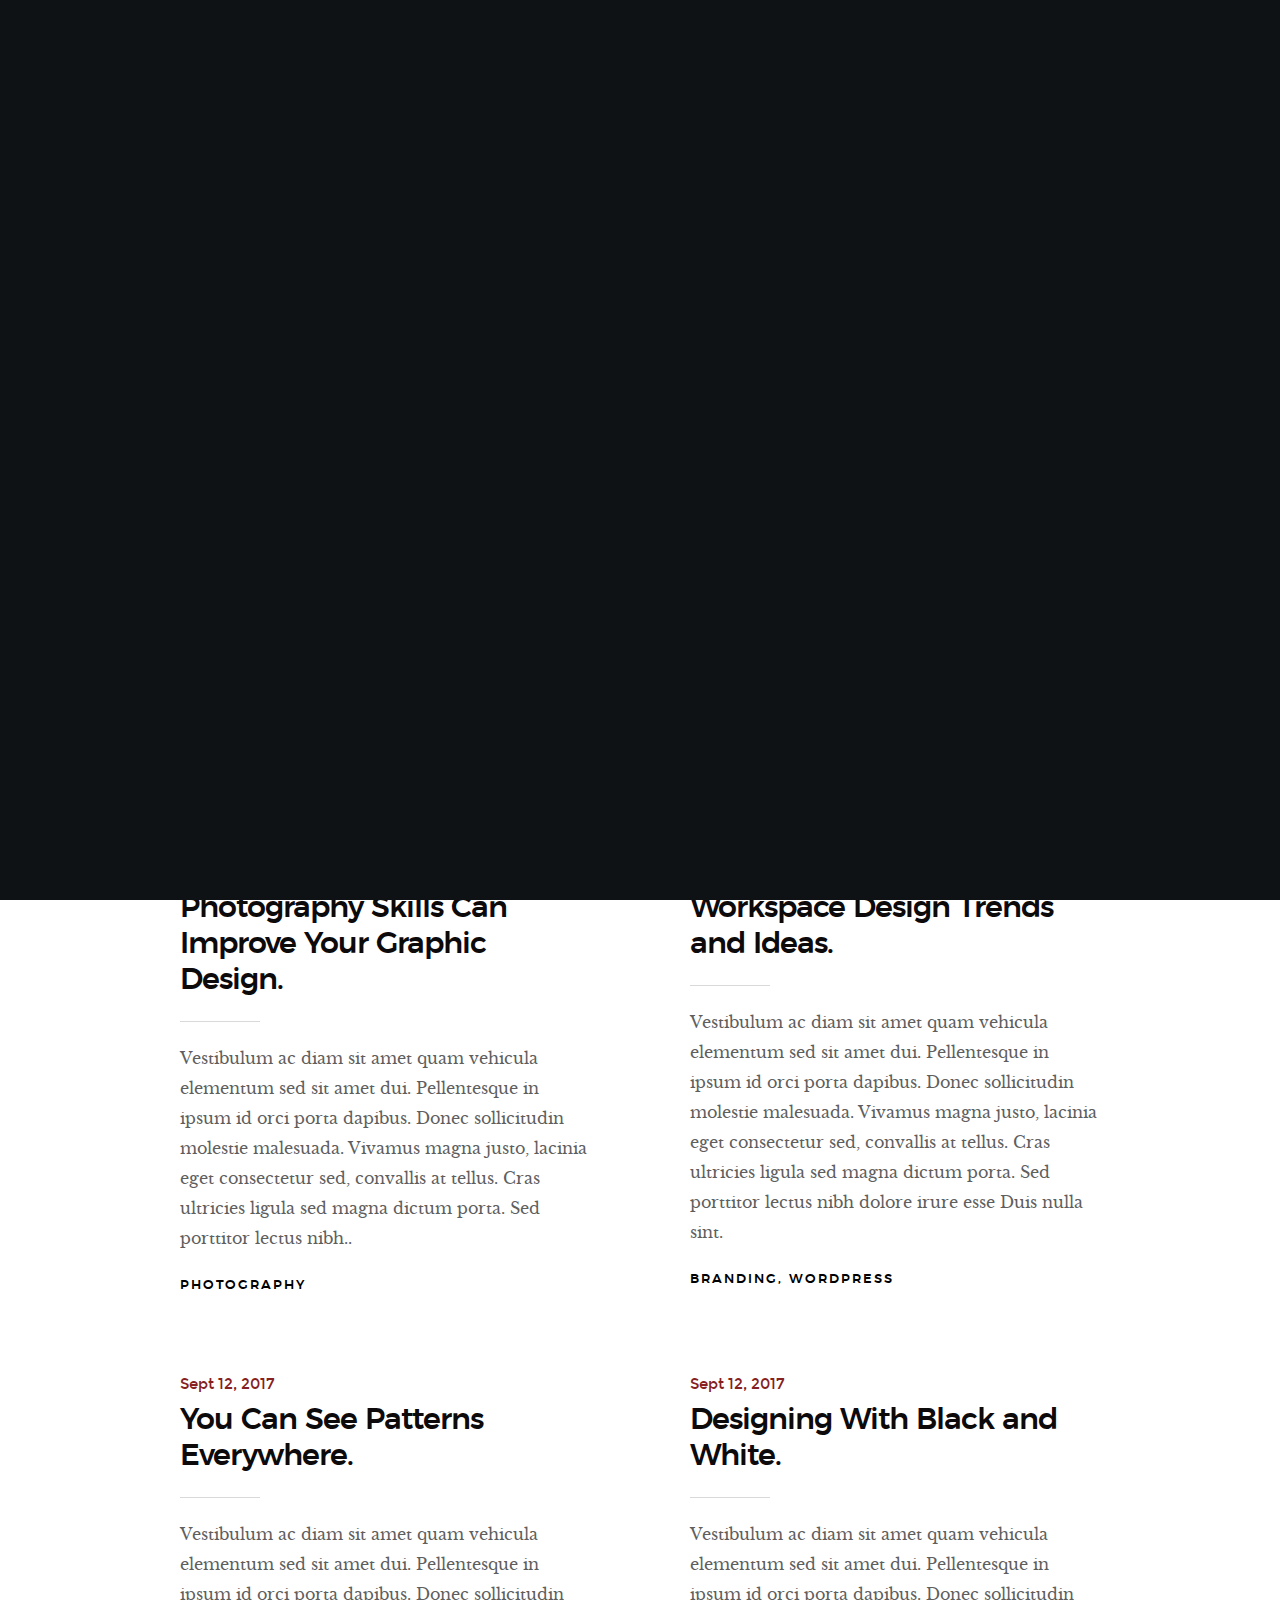
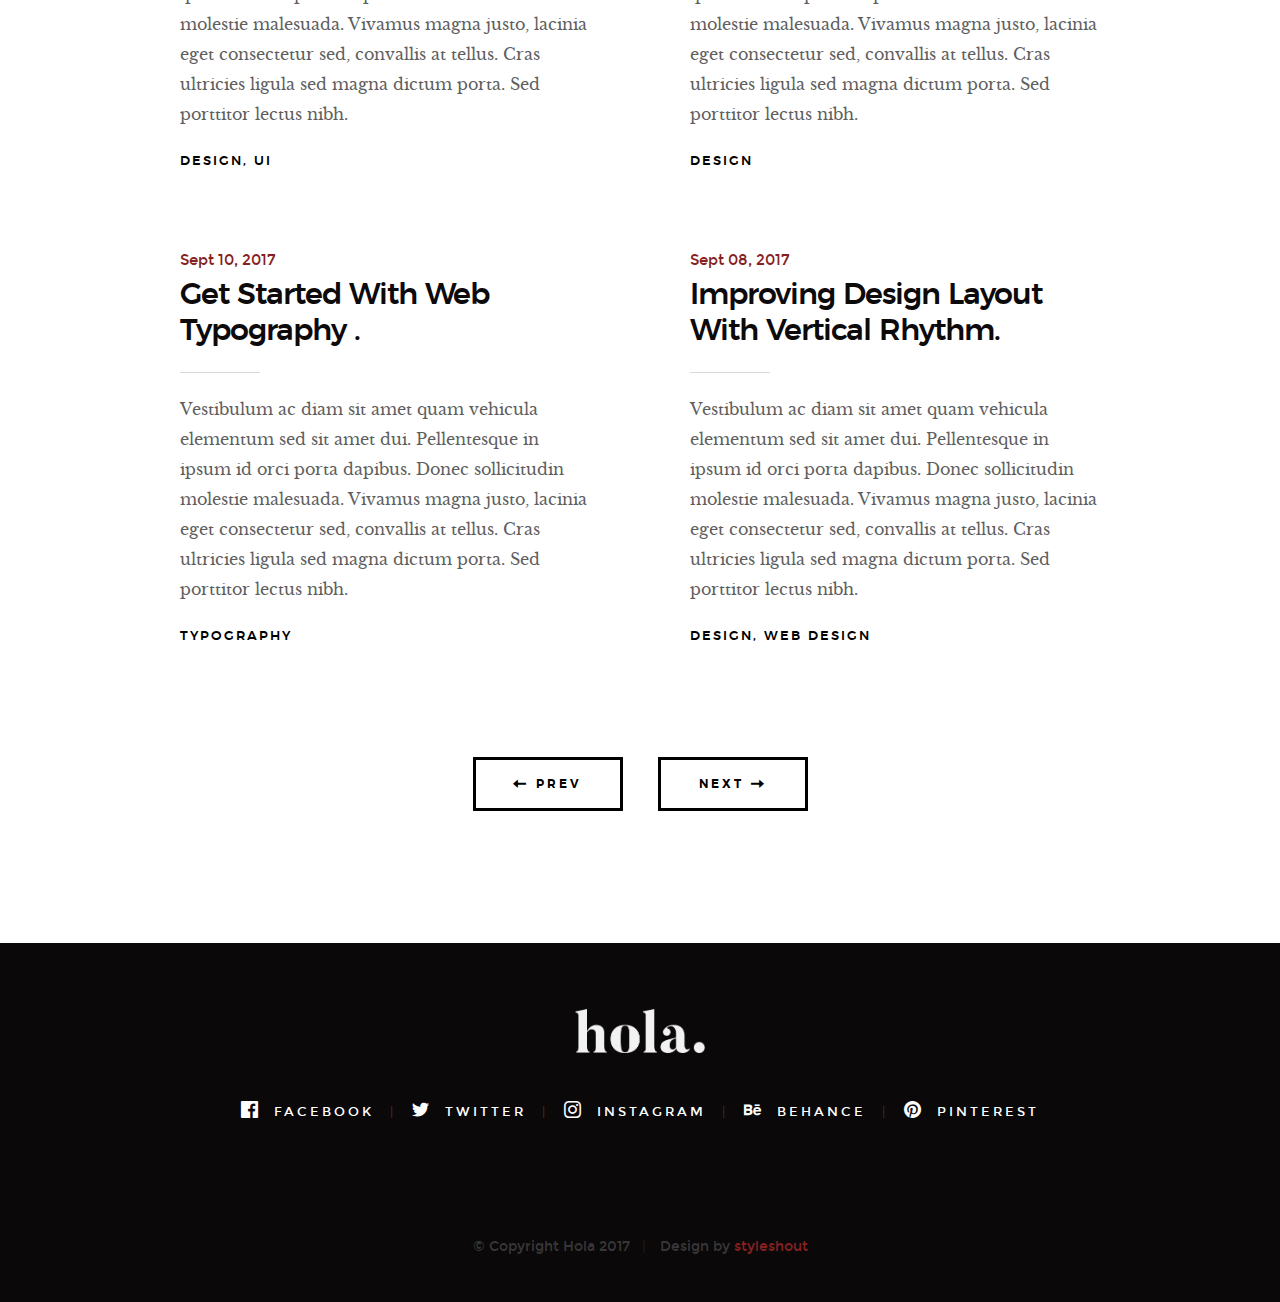
<file: Portfolio-MVC/wwwroot/hola-master/blog.html>
<!DOCTYPE html>
<!--[if lt IE 9 ]><html class="no-js oldie" lang="en"> <![endif]-->
<!--[if IE 9 ]><html class="no-js oldie ie9" lang="en"> <![endif]-->
<!--[if (gte IE 9)|!(IE)]><!-->
<html class="no-js" lang="en">
<!--<![endif]-->

<head>

    <!--- basic page needs
    ================================================== -->
    <meta charset="utf-8">
    <title>Blog - Hola</title>
    <meta name="description" content="">
    <meta name="author" content="">

    <!-- mobile specific metas
    ================================================== -->
    <meta name="viewport" content="width=device-width, initial-scale=1">

    <!-- CSS
    ================================================== -->
    <link rel="stylesheet" href="css/base.css">
    <link rel="stylesheet" href="css/vendor.css">
    <link rel="stylesheet" href="css/main.css">

    <!-- script
    ================================================== -->
    <script src="js/modernizr.js"></script>
    <script src="js/pace.min.js"></script>

    <!-- favicons
    ================================================== -->
    <link rel="shortcut icon" href="favicon.ico" type="image/x-icon">
    <link rel="icon" href="favicon.ico" type="image/x-icon">

</head>


<body id="top">

    <!-- header
    ================================================== -->
    <header class="s-header">

        <div class="header-logo">
            <a class="site-logo" href="index.html"><img src="images/logo.png" alt="Homepage"></a>
        </div>

        <nav class="header-nav-wrap">
            <ul class="header-nav">
                <li><a href="index.html#home" title="home">Home</a></li>
                <li><a href="index.html#about" title="about">About</a></li>
                <li><a href="index.html#works" title="works">Works</a></li>
                <li class="current"><a href="blog.html" title="blog">Blog</a></li>
                <li><a href="index.html#contact" title="contact">Contact</a></li>	
            </ul>
        </nav>

        <a class="header-menu-toggle" href="#0"><span>Menu</span></a>

    </header> <!-- end s-header -->


    <!-- page header
    ================================================== -->
    <section class="page-header page-hero" style="background-image:url(images/blog/blog-bg-01.jpg)">

        <div class="row page-header__content">
            <article class="col-full">

                <div class="page-header__info">
                    <div class="page-header__cat">
                        <a href="#0">Branding</a><a href="#0">Design</a>
                    </div>
                    <div class="page-header__date">
                        Sept 16, 2017
                    </div>
                </div>
                
                <h1 class="page-header__title">
                    <a href="#0" title="">
                        The 10 Golden Rules of Clean Simple Design.
                    </a>
                </h1>
                <p>Pellentesque in ipsum id orci porta dapibus amet dui. Ad id deserunt ratione autem eius et minima ut et. Nihil sed quis velit aut enim aliquam. Quas non ad sint eveniet voluptatem est iure...</p>
                <p>
                    <a href="#0" class="btn btn--stroke page-header__btn">Read More</a>
                </p>
            </article>
        </div>

    </section> <!-- end page-header -->


    <!-- blog
    ================================================== -->
    <section class="blog-content-wrap">

        <div class="row blog-content">
            <div class="col-full">

                <div class="blog-list block-1-2 block-tab-full">

                    <article class="col-block">
                        
                        <div class="blog-date">
                            <a href="blog-single.html">Sept 15, 2017</a>
                        </div>  
                        
                        <h2 class="h01"><a href="blog-single.html">Photography Skills Can Improve Your Graphic Design.</a></h2>
                        <p>
                        Vestibulum ac diam sit amet quam vehicula elementum sed sit amet dui. Pellentesque in ipsum id orci porta dapibus. Donec sollicitudin molestie malesuada. Vivamus magna justo, lacinia eget consectetur sed, convallis at tellus. Cras ultricies ligula sed magna dictum porta. Sed porttitor lectus nibh..
                        </p>

                        <div class="blog-cat">
                            <a href="blog.html">Photography</a>
                        </div>

                    </article>

                    <article class="col-block">
                        
                        <div class="blog-date">
                            <a href="blog-single.html">Sept 14, 2017</a>
                        </div>

                        <h2 class="h01"><a href="blog-single.html">Workspace Design Trends and Ideas.</a></h2>
                        <p>
                        Vestibulum ac diam sit amet quam vehicula elementum sed sit amet dui. Pellentesque in ipsum id orci porta dapibus. Donec sollicitudin molestie malesuada. Vivamus magna justo, lacinia eget consectetur sed, convallis at tellus. Cras ultricies ligula sed magna dictum porta. Sed porttitor lectus nibh dolore irure esse Duis nulla sint.
                        </p>

                        <div class="blog-cat">
                            <a href="blog.html">Branding</a><a href="blog.html">Wordpress</a>
                        </div>
                    </article>

                    <article class="col-block">
                        
                        <div class="blog-date">
                            <a href="blog-single.html">Sept 12, 2017</a>
                        </div>    
                        <h2 class="h01"><a href="blog-single.html">You Can See Patterns Everywhere.</a></h2>
                        <p>
                        Vestibulum ac diam sit amet quam vehicula elementum sed sit amet dui. Pellentesque in ipsum id orci porta dapibus. Donec sollicitudin molestie malesuada. Vivamus magna justo, lacinia eget consectetur sed, convallis at tellus. Cras ultricies ligula sed magna dictum porta. Sed porttitor lectus nibh.
                        </p>

                        <div class="blog-cat">
                            <a href="blog.html">Design</a><a href="blog.html">UI</a>
                        </div>
                    </article>

                    <article class="col-block">
                        
                        <div class="blog-date">
                            <a href="blog-single.html">Sept 12, 2017</a>
                        </div>
                        <h2 class="h01"><a href="blog-single.html">Designing With Black and White.</a></h2>
                        <p>
                        Vestibulum ac diam sit amet quam vehicula elementum sed sit amet dui. Pellentesque in ipsum id orci porta dapibus. Donec sollicitudin molestie malesuada. Vivamus magna justo, lacinia eget consectetur sed, convallis at tellus. Cras ultricies ligula sed magna dictum porta. Sed porttitor lectus nibh.
                        </p>

                        <div class="blog-cat">
                            <a href="blog.html">Design</a>
                        </div>
                    </article>

                    <article class="col-block">
                        <div class="blog-date">
                            <a href="blog-single.html">Sept 10, 2017</a>
                        </div>
                        <h2 class="h01"><a href="blog-single.html">Get Started With Web Typography .</a></h2>
                        <p>
                        Vestibulum ac diam sit amet quam vehicula elementum sed sit amet dui. Pellentesque in ipsum id orci porta dapibus. Donec sollicitudin molestie malesuada. Vivamus magna justo, lacinia eget consectetur sed, convallis at tellus. Cras ultricies ligula sed magna dictum porta. Sed porttitor lectus nibh.
                        </p>

                        <div class="blog-cat">
                            <a href="blog.html">Typography</a>
                        </div>
                    </article>

                    <article class="col-block">
                        
                        <div class="blog-date">
                            <a href="blog-single.html">Sept 08, 2017</a>
                        </div>
                        <h2 class="h01"><a href="blog-single.html">Improving Design Layout With Vertical Rhythm.</a></h2>
                        <p>
                        Vestibulum ac diam sit amet quam vehicula elementum sed sit amet dui. Pellentesque in ipsum id orci porta dapibus. Donec sollicitudin molestie malesuada. Vivamus magna justo, lacinia eget consectetur sed, convallis at tellus. Cras ultricies ligula sed magna dictum porta. Sed porttitor lectus nibh.
                        </p>

                        <div class="blog-cat">
                            <a href="blog.html">Design</a><a href="#0">Web Design</a>
                        </div>
                    </article>

                </div> <!-- end blog-list -->

            </div> <!-- end col-full -->
        </div> <!-- end blog-content -->

        <div class="row blog-entries-nav">
            <div class="col-full">
                <a href="#0" class="btn btn--stroke">
                    <i class="im im-arrow-left"></i>
                    Prev
                </a>
                <a href="#0" class="btn btn--stroke">
                    Next
                    <i class="im im-arrow-right"></i>
                </a>
            </div>
        </div>

    </section> <!-- end blog-content-wrap -->


    <!-- footer
    ================================================== -->
    <footer>
        <div class="row">
            <div class="col-full">

                <div class="footer-logo">
                    <a class="footer-site-logo" href="#0"><img src="images/logo.png" alt="Homepage"></a>
                </div>

                <ul class="footer-social">
                    <li><a href="#0">
                        <i class="im im-facebook" aria-hidden="true"></i>
                        <span>Facebook</span>
                    </a></li>
                    <li><a href="#0">
                        <i class="im im-twitter" aria-hidden="true"></i>
                        <span>Twitter</span>
                    </a></li>
                    <li><a href="#0">
                        <i class="im im-instagram" aria-hidden="true"></i>
                        <span>Instagram</span>
                    </a></li>
                    <li><a href="#0">
                        <i class="im im-behance" aria-hidden="true"></i>
                        <span>Behance</span>
                    </a></li>
                    <li><a href="#0">
                        <i class="im im-pinterest" aria-hidden="true"></i>
                        <span>Pinterest</span>
                    </a></li>
                </ul>
                    
            </div>
        </div>

        <div class="row footer-bottom">

            <div class="col-twelve">
                <div class="copyright">
                    <span>© Copyright Hola 2017</span> 
                    <span>Design by <a href="https://www.styleshout.com/">styleshout</a></span>	
                </div>

                <div class="go-top">
                <a class="smoothscroll" title="Back to Top" href="#top"><i class="im im-arrow-up" aria-hidden="true"></i></a>
                </div>
            </div>

        </div> <!-- end footer-bottom -->

    </footer> <!-- end footer -->


    <div id="preloader"> 
        <div id="loader"></div>
    </div>


    <!-- Java Script
    ================================================== -->
    <script src="js/jquery-3.2.1.min.js"></script>
    <script src="js/plugins.js"></script>
    <script src="js/main.js"></script>

</body>

</html>
</file>
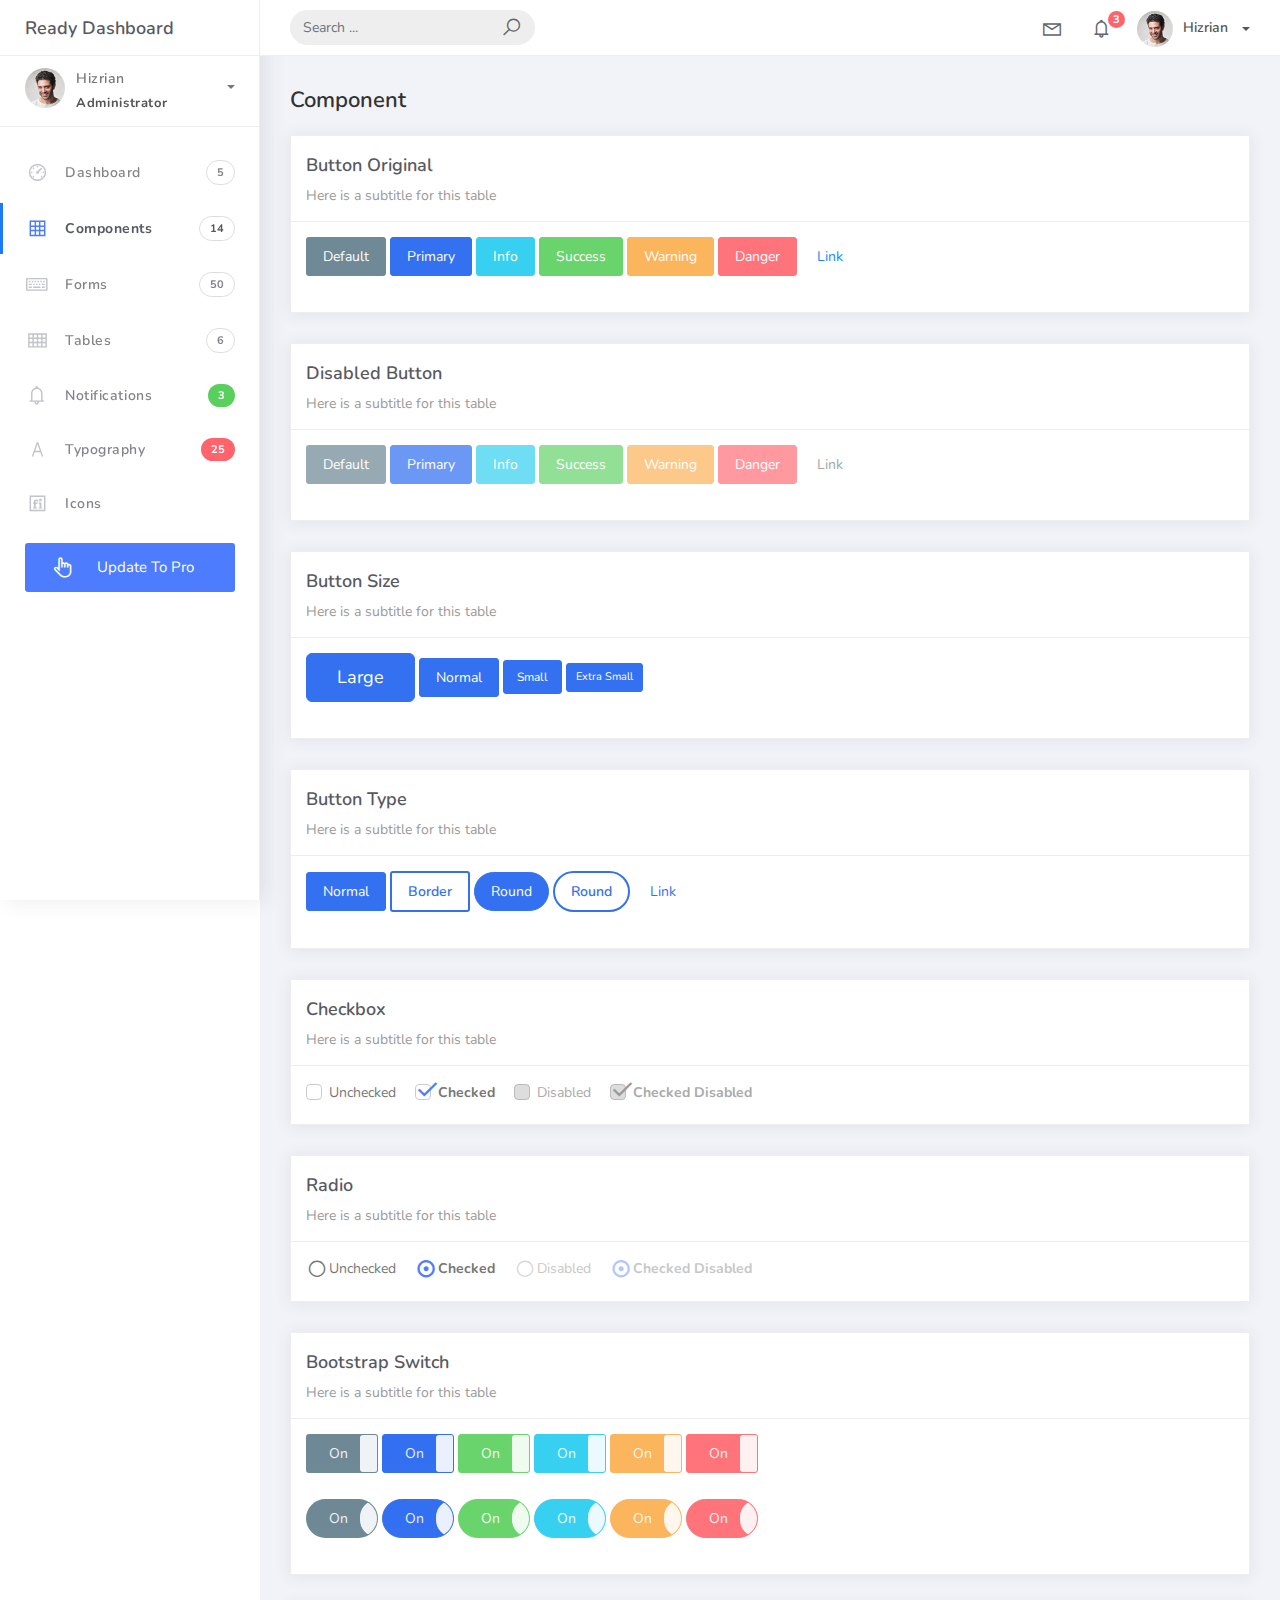
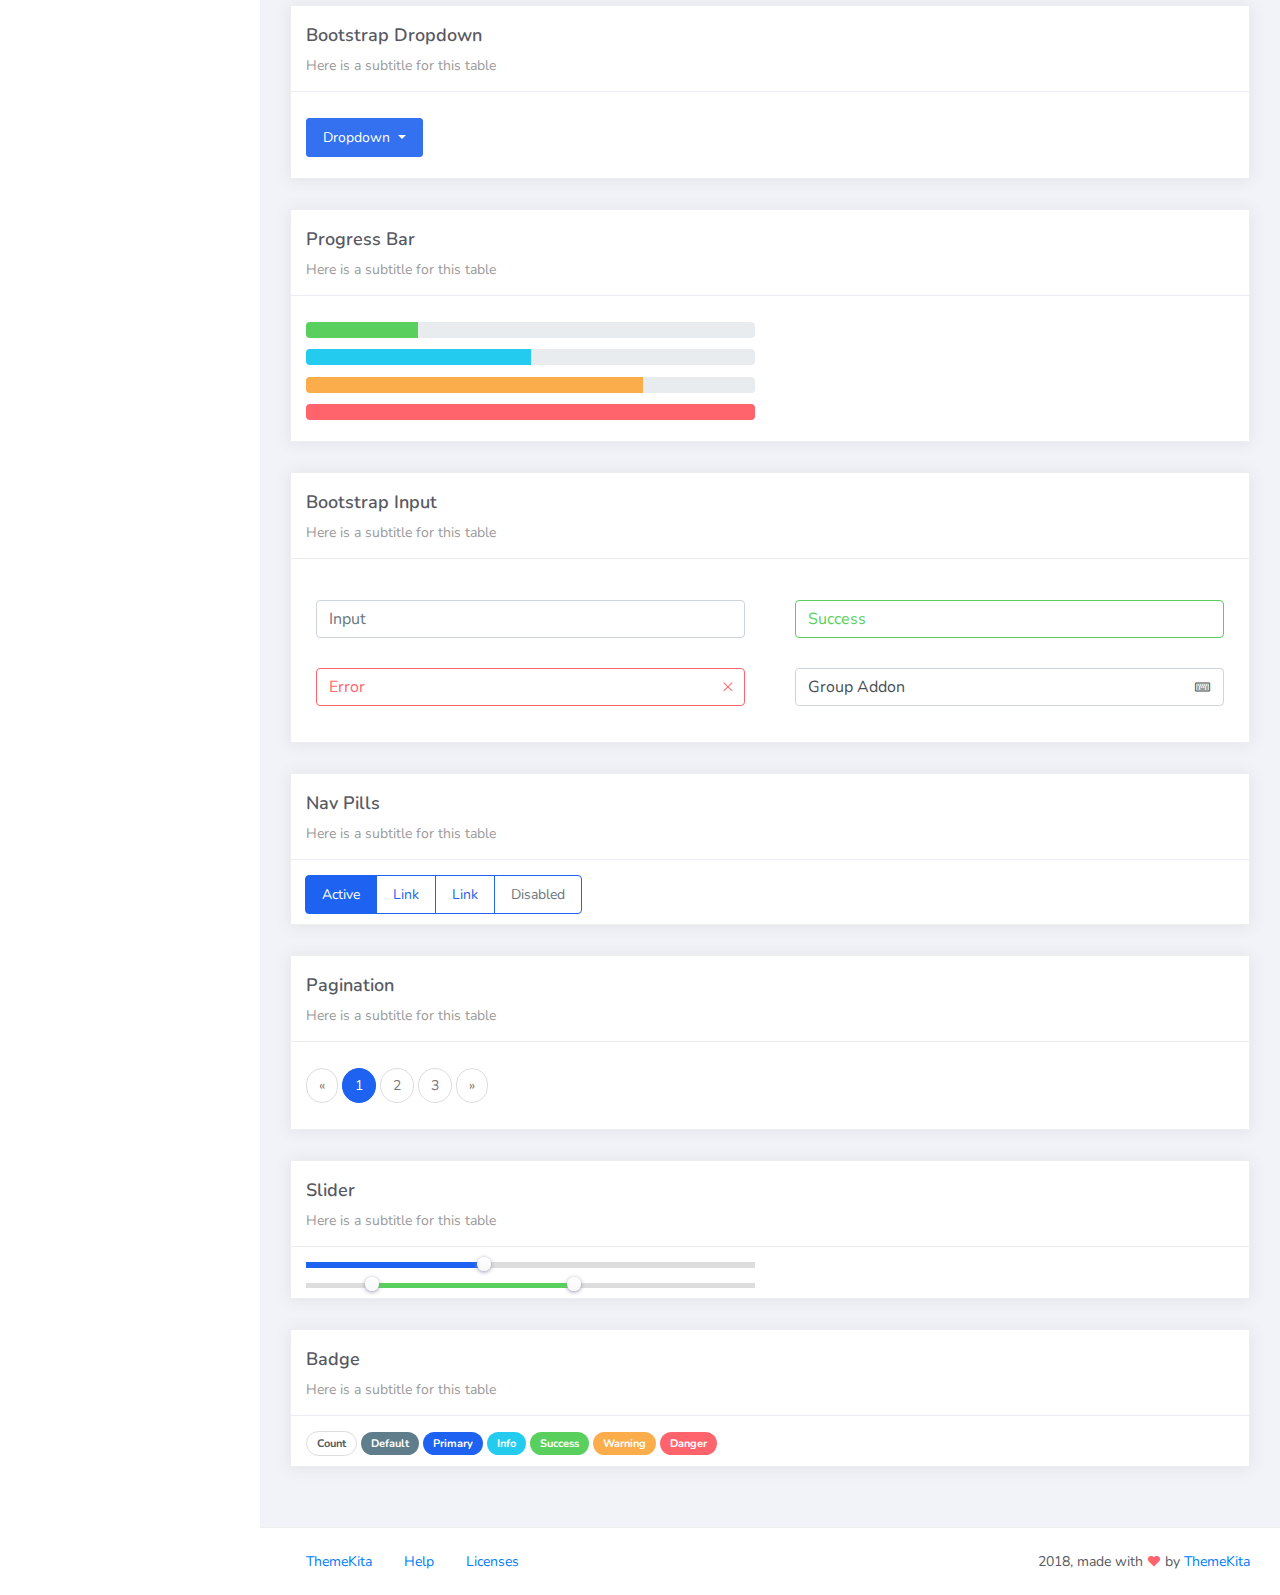
<file: Portfolio-MVC/wwwroot/Ready-Bootstrap-Dashboard-master/components.html>
<!DOCTYPE html>
<html>
<head>
	<meta http-equiv="X-UA-Compatible" content="IE=edge,chrome=1" />
	<title>Components - Ready Bootstrap Dashboard</title>
	<meta content='width=device-width, initial-scale=1.0, maximum-scale=1.0, user-scalable=0, shrink-to-fit=no' name='viewport' />
	<link rel="stylesheet" href="assets/css/bootstrap.min.css">
	<link rel="stylesheet" href="https://fonts.googleapis.com/css?family=Nunito:200,200i,300,300i,400,400i,600,600i,700,700i,800,800i,900,900i">
	<link rel="stylesheet" href="assets/css/ready.css">
	<link rel="stylesheet" href="assets/css/demo.css">
</head>
<body>
	<div class="wrapper">
		<div class="main-header">
			<div class="logo-header">
				<a href="index.html" class="logo">
					Ready Dashboard
				</a>
				<button class="navbar-toggler sidenav-toggler ml-auto" type="button" data-toggle="collapse" data-target="collapse" aria-controls="sidebar" aria-expanded="false" aria-label="Toggle navigation">
					<span class="navbar-toggler-icon"></span>
				</button>
				<button class="topbar-toggler more"><i class="la la-ellipsis-v"></i></button>
			</div>
			<nav class="navbar navbar-header navbar-expand-lg">
				<div class="container-fluid">
					
					<form class="navbar-left navbar-form nav-search mr-md-3" action="">
						<div class="input-group">
							<input type="text" placeholder="Search ..." class="form-control">
							<div class="input-group-append">
								<span class="input-group-text">
									<i class="la la-search search-icon"></i>
								</span>
							</div>
						</div>
					</form>
					<ul class="navbar-nav topbar-nav ml-md-auto align-items-center">
						<li class="nav-item dropdown hidden-caret">
							<a class="nav-link dropdown-toggle" href="#" id="navbarDropdown" role="button" data-toggle="dropdown" aria-haspopup="true" aria-expanded="false">
								<i class="la la-envelope"></i>
							</a>
							<div class="dropdown-menu" aria-labelledby="navbarDropdown">
								<a class="dropdown-item" href="#">Action</a>
								<a class="dropdown-item" href="#">Another action</a>
								<div class="dropdown-divider"></div>
								<a class="dropdown-item" href="#">Something else here</a>
							</div>
						</li>
						<li class="nav-item dropdown hidden-caret">
							<a class="nav-link dropdown-toggle" href="#" id="navbarDropdown" role="button" data-toggle="dropdown" aria-haspopup="true" aria-expanded="false">
								<i class="la la-bell"></i>
								<span class="notification">3</span>
							</a>
							<ul class="dropdown-menu notif-box" aria-labelledby="navbarDropdown">
								<li>
									<div class="dropdown-title">You have 4 new notification</div>
								</li>
								<li>
									<div class="notif-center">
										<a href="#">
											<div class="notif-icon notif-primary"> <i class="la la-user-plus"></i> </div>
											<div class="notif-content">
												<span class="block">
													New user registered
												</span>
												<span class="time">5 minutes ago</span> 
											</div>
										</a>
										<a href="#">
											<div class="notif-icon notif-success"> <i class="la la-comment"></i> </div>
											<div class="notif-content">
												<span class="block">
													Rahmad commented on Admin
												</span>
												<span class="time">12 minutes ago</span> 
											</div>
										</a>
										<a href="#">
											<div class="notif-img"> 
												<img src="assets/img/profile2.jpg" alt="Img Profile">
											</div>
											<div class="notif-content">
												<span class="block">
													Reza send messages to you
												</span>
												<span class="time">12 minutes ago</span> 
											</div>
										</a>
										<a href="#">
											<div class="notif-icon notif-danger"> <i class="la la-heart"></i> </div>
											<div class="notif-content">
												<span class="block">
													Farrah liked Admin
												</span>
												<span class="time">17 minutes ago</span> 
											</div>
										</a>
									</div>
								</li>
								<li>
									<a class="see-all" href="javascript:void(0);"> <strong>See all notifications</strong> <i class="la la-angle-right"></i> </a>
								</li>
							</ul>
						</li>
						<li class="nav-item dropdown">
							<a class="dropdown-toggle profile-pic" data-toggle="dropdown" href="#" aria-expanded="false"> <img src="assets/img/profile.jpg" alt="user-img" width="36" class="img-circle"><span >Hizrian</span></span> </a>
							<ul class="dropdown-menu dropdown-user">
								<li>
									<div class="user-box">
										<div class="u-img"><img src="assets/img/profile.jpg" alt="user"></div>
										<div class="u-text">
											<h4>Hizrian</h4>
											<p class="text-muted">hello@themekita.com</p><a href="profile.html" class="btn btn-rounded btn-danger btn-sm">View Profile</a></div>
										</div>
									</li>
									<div class="dropdown-divider"></div>
									<a class="dropdown-item" href="#"><i class="ti-user"></i> My Profile</a>
									<a class="dropdown-item" href="#"></i> My Balance</a>
									<a class="dropdown-item" href="#"><i class="ti-email"></i> Inbox</a>
									<div class="dropdown-divider"></div>
									<a class="dropdown-item" href="#"><i class="ti-settings"></i> Account Setting</a>
									<div class="dropdown-divider"></div>
									<a class="dropdown-item" href="#"><i class="fa fa-power-off"></i> Logout</a>
								</ul>
								<!-- /.dropdown-user -->
							</li>
						</ul>
					</div>
				</nav>
			</div>
			<div class="sidebar">
				<div class="scrollbar-inner sidebar-wrapper">
					<div class="user">
						<div class="photo">
							<img src="assets/img/profile.jpg">
						</div>
						<div class="info">
							<a class="" data-toggle="collapse" href="#collapseExample" aria-expanded="true">
								<span>
									Hizrian
									<span class="user-level">Administrator</span>
									<span class="caret"></span>
								</span>
							</a>
							<div class="clearfix"></div>

							<div class="collapse in" id="collapseExample" aria-expanded="true" style="">
								<ul class="nav">
									<li>
										<a href="#profile">
											<span class="link-collapse">My Profile</span>
										</a>
									</li>
									<li>
										<a href="#edit">
											<span class="link-collapse">Edit Profile</span>
										</a>
									</li>
									<li>
										<a href="#settings">
											<span class="link-collapse">Settings</span>
										</a>
									</li>
								</ul>
							</div>
						</div>
					</div>
					<ul class="nav">
						<li class="nav-item">
							<a href="index.html">
								<i class="la la-dashboard"></i>
								<p>Dashboard</p>
								<span class="badge badge-count">5</span>
							</a>
						</li>
						<li class="nav-item active">
							<a href="components.html">
								<i class="la la-table"></i>
								<p>Components</p>
								<span class="badge badge-count">14</span>
							</a>
						</li>
						<li class="nav-item">
							<a href="forms.html">
								<i class="la la-keyboard-o"></i>
								<p>Forms</p>
								<span class="badge badge-count">50</span>
							</a>
						</li>
						<li class="nav-item">
							<a href="tables.html">
								<i class="la la-th"></i>
								<p>Tables</p>
								<span class="badge badge-count">6</span>
							</a>
						</li>
						<li class="nav-item">
							<a href="notifications.html">
								<i class="la la-bell"></i>
								<p>Notifications</p>
								<span class="badge badge-success">3</span>
							</a>
						</li>
						<li class="nav-item">
							<a href="typography.html">
								<i class="la la-font"></i>
								<p>Typography</p>
								<span class="badge badge-danger">25</span>
							</a>
						</li>
						<li class="nav-item">
							<a href="icons.html">
								<i class="la la-fonticons"></i>
								<p>Icons</p>
							</a>
						</li>
						<li class="nav-item update-pro">
							<button  data-toggle="modal" data-target="#modalUpdate">
								<i class="la la-hand-pointer-o"></i>
								<p>Update To Pro</p>
							</button>
						</li>
					</ul>
				</div>
			</div>
			<div class="main-panel">
				<div class="content">
					<div class="container-fluid">
						<h4 class="page-title">Component</h4>
						<div class="row">
							<div class="col-md-12">
								<div class="card">
									<div class="card-header">
										<h4 class="card-title">Button Original</h4>
										<p class="card-category">Here is a subtitle for this table</p>
									</div>
									<div class="card-body">
										<p class="demo">
											<button class="btn btn-default">Default</button>

											<button class="btn btn-primary">Primary</button>

											<button class="btn btn-info">Info</button>

											<button class="btn btn-success">Success</button>

											<button class="btn btn-warning">Warning</button>

											<button class="btn btn-danger">Danger</button>

											<button class="btn btn-link">Link</button>
										</p>
									</div>
								</div>
							</div>
							<div class="col-md-12">
								<div class="card">
									<div class="card-header">
										<h4 class="card-title">Disabled Button</h4>
										<p class="card-category">Here is a subtitle for this table</p>
									</div>
									<div class="card-body">
										<p class="demo">
											<button class="btn btn-default" disabled="disabled">Default</button>

											<button class="btn btn-primary" disabled="disabled">Primary</button>

											<button class="btn btn-info" disabled="disabled">Info</button>

											<button class="btn btn-success" disabled="disabled">Success</button>

											<button class="btn btn-warning" disabled="disabled">Warning</button>

											<button class="btn btn-danger" disabled="disabled">Danger</button>

											<button class="btn btn-link" disabled>Link</button>
										</p>
									</div>
								</div>
							</div>
							<div class="col-md-12">
								<div class="card">
									<div class="card-header">
										<h4 class="card-title">Button Size</h4>
										<p class="card-category">Here is a subtitle for this table</p>
									</div>
									<div class="card-body">
										<p class="demo">
											<button class="btn btn-primary btn-lg">Large</button>

											<button class="btn btn-primary">Normal</button>

											<button class="btn btn-primary btn-sm">Small</button>

											<button class="btn btn-primary btn-xs">Extra Small</button>
										</p>
									</div>
								</div>
							</div>
							<div class="col-md-12">
								<div class="card">
									<div class="card-header">
										<h4 class="card-title">Button Type</h4>
										<p class="card-category">Here is a subtitle for this table</p>
									</div>
									<div class="card-body">
										<p class="demo">
											<button class="btn btn-primary">Normal</button>
											<button class="btn btn-primary btn-border">Border</button>

											<button class="btn btn-primary btn-round">Round</button>

											<button class="btn btn-primary btn-border btn-round">Round</button>

											<button class="btn btn-primary btn-link">Link</button>
										</p>
									</div>
								</div>
							</div>
							<div class="col-md-12">
								<div class="card">
									<div class="card-header">
										<h4 class="card-title">Checkbox</h4>
										<p class="card-category">Here is a subtitle for this table</p>
									</div>
									<div class="card-body">
										<p class="demo">
											<label class="form-check-label">
												<input class="form-check-input" type="checkbox" value="">
												<span class="form-check-sign">Unchecked</span>
											</label>

											<label class="form-check-label">
												<input class="form-check-input" type="checkbox" value="" checked>
												<span class="form-check-sign">Checked</span>
											</label>

											<label class="form-check-label">
												<input class="form-check-input" type="checkbox" value="" disabled>
												<span class="form-check-sign">Disabled</span>
											</label>

											<label class="form-check-label">
												<input class="form-check-input" type="checkbox" value="" checked disabled>
												<span class="form-check-sign">Checked Disabled</span>
											</label>
										</p>
									</div>
								</div>
							</div>
							<div class="col-md-12">
								<div class="card">
									<div class="card-header">
										<h4 class="card-title">Radio</h4>
										<p class="card-category">Here is a subtitle for this table</p>
									</div>
									<div class="card-body">
										<p class="demo">
											<label class="form-radio-label">
												<input class="form-radio-input" type="radio" name="optionsRadios" value="">
												<span class="form-radio-sign">Unchecked</span>
											</label>
											<label class="form-radio-label">
												<input class="form-radio-input" type="radio" name="optionsRadios" value="" checked>
												<span class="form-radio-sign">Checked</span>
											</label>
											<label class="form-radio-label">
												<input class="form-radio-input" type="radio" value="" disabled>
												<span class="form-radio-sign">Disabled</span>
											</label>
											<label class="form-radio-label">
												<input class="form-radio-input" type="radio" value="" checked disabled>
												<span class="form-radio-sign">Checked Disabled</span>
											</label>
										</p>
									</div>
								</div>
							</div>
							<div class="col-md-12">
								<div class="card">
									<div class="card-header">
										<h4 class="card-title">Bootstrap Switch</h4>
										<p class="card-category">Here is a subtitle for this table</p>
									</div>
									<div class="card-body">
										<p class="demo">
											<input type="checkbox" checked data-toggle="toggle" data-onstyle="default">
											<input type="checkbox" checked data-toggle="toggle" data-onstyle="primary">
											<input type="checkbox" checked data-toggle="toggle" data-onstyle="success">
											<input type="checkbox" checked data-toggle="toggle" data-onstyle="info">
											<input type="checkbox" checked data-toggle="toggle" data-onstyle="warning">
											<input type="checkbox" checked data-toggle="toggle" data-onstyle="danger">
										</p>
										<p class="demo">
											<input type="checkbox" checked data-toggle="toggle" data-onstyle="default" data-style="btn-round">
											<input type="checkbox" checked data-toggle="toggle" data-onstyle="primary" data-style="btn-round">
											<input type="checkbox" checked data-toggle="toggle" data-onstyle="success" data-style="btn-round">
											<input type="checkbox" checked data-toggle="toggle" data-onstyle="info" data-style="btn-round">
											<input type="checkbox" checked data-toggle="toggle" data-onstyle="warning" data-style="btn-round">
											<input type="checkbox" checked data-toggle="toggle" data-onstyle="danger" data-style="btn-round">
										</p>
									</div>
								</div>
							</div>
							<div class="col-md-12">
								<div class="card">
									<div class="card-header">
										<h4 class="card-title">Bootstrap Dropdown</h4>
										<p class="card-category">Here is a subtitle for this table</p>
									</div>
									<div class="card-body">
										<p class="demo">
											<div class="dropdown">

												<button class="btn btn-primary dropdown-toggle" type="button" id="dropdownMenu1" data-toggle="dropdown">

													Dropdown

												</button>

												<ul class="dropdown-menu" role="menu" aria-labelledby="dropdownMenu">

													<a class="dropdown-item" href="#">Action</a>
													<a class="dropdown-item" href="#">Another action</a>
													<div class="dropdown-divider"></div>
													<a class="dropdown-item" href="#">Something else here</a>

												</ul>

											</div>
										</p>
									</div>
								</div>
							</div>
							<div class="col-md-12">
								<div class="card">
									<div class="card-header">
										<h4 class="card-title">Progress Bar</h4>
										<p class="card-category">Here is a subtitle for this table</p>
									</div>
									<div class="card-body">
										<div class="row">
											<div class="col-md-6">
												<p class="demo">
													<div class="progress">
														<div class="progress-bar bg-success" role="progressbar" style="width: 25%" aria-valuenow="25" aria-valuemin="0" aria-valuemax="100"></div>
													</div>
												</p>
												<p class="demo">
													<div class="progress">
														<div class="progress-bar bg-info" role="progressbar" style="width: 50%" aria-valuenow="50" aria-valuemin="0" aria-valuemax="100"></div>
													</div>
												</p>
												<p class="demo">
													<div class="progress">
														<div class="progress-bar bg-warning" role="progressbar" style="width: 75%" aria-valuenow="75" aria-valuemin="0" aria-valuemax="100"></div>
													</div>
												</p>
												<p class="demo">
													<div class="progress">
														<div class="progress-bar bg-danger" role="progressbar" style="width: 100%" aria-valuenow="100" aria-valuemin="0" aria-valuemax="100"></div>
													</div>
												</p>
											</div>
										</div>
									</div>
								</div>
							</div>
							<div class="col-md-12">
								<div class="card">
									<div class="card-header">
										<h4 class="card-title">Bootstrap Input</h4>
										<p class="card-category">Here is a subtitle for this table</p>
									</div>
									<div class="card-body">
										<p class="demo">
											<div class="row">
												<div class="col-md-6">
													<div class="form-group">

														<input type="text" value="" placeholder="Input" class="form-control" />

													</div>
												</div>

												<div class="col-md-6">
													<div class="form-group has-success">

														<input type="text" value="Success" class="form-control" />

													</div>
												</div>

												<div class="col-md-6">
													<div class="form-group has-error has-feedback">

														<input type="text" value="Error" class="form-control" />

														<span class="la la-times form-control-feedback"></span>

													</div>
												</div>

												<div class="col-md-6">
													<div class="form-group">
														<div class="input-group has-icon">

															<input type="text" value="Group Addon" class="form-control">

															<div class="input-group-append">
																<span class="input-group-text input-group-icon"><i class="la la-keyboard-o"></i></span>
															</div>
														</div>
													</div>
												</div>
											</div>
										</p>
									</div>
								</div>
							</div>
							<div class="col-md-12">
								<div class="card">
									<div class="card-header">
										<h4 class="card-title">Nav Pills</h4>
										<p class="card-category">Here is a subtitle for this table</p>
									</div>
									<div class="card-body">
										<ul class="nav nav-pills nav-primary">
											<li class="nav-item">
												<a class="nav-link active" href="#">Active</a>
											</li>
											<li class="nav-item">
												<a class="nav-link" href="#">Link</a>
											</li>
											<li class="nav-item">
												<a class="nav-link" href="#">Link</a>
											</li>
											<li class="nav-item">
												<a class="nav-link disabled" href="#">Disabled</a>
											</li>
										</ul>
									</div>
								</div>
							</div>
							<div class="col-md-12">
								<div class="card">
									<div class="card-header">
										<h4 class="card-title">Pagination</h4>
										<p class="card-category">Here is a subtitle for this table</p>
									</div>
									<div class="card-body">
										<p class="demo">
											<ul class="pagination pg-primary">
												<li class="page-item">
													<a class="page-link" href="#" aria-label="Previous">
														<span aria-hidden="true">&laquo;</span>
														<span class="sr-only">Previous</span>
													</a>
												</li>
												<li class="page-item active"><a class="page-link" href="#">1</a></li>
												<li class="page-item"><a class="page-link" href="#">2</a></li>
												<li class="page-item"><a class="page-link" href="#">3</a></li>
												<li class="page-item">
													<a class="page-link" href="#" aria-label="Next">
														<span aria-hidden="true">&raquo;</span>
														<span class="sr-only">Next</span>
													</a>
												</li>
											</ul>
										</p>
									</div>
								</div>
							</div>
							<div class="col-md-12">
								<div class="card">
									<div class="card-header">
										<h4 class="card-title">Slider</h4>
										<p class="card-category">Here is a subtitle for this table</p>
									</div>
									<div class="card-body">
										<div class="demo">
											<div class="row">
												<div class="col-md-6">
													<div id="slider" class="slider-primary"></div>

													<div id="slider-range" class="slider-success"></div>
												</div>
											</div>
										</div>
									</div>
								</div>
							</div>
							<div class="col-md-12">
								<div class="card">
									<div class="card-header">
										<h4 class="card-title">Badge</h4>
										<p class="card-category">Here is a subtitle for this table</p>
									</div>
									<div class="card-body">
										<span class="badge badge-count">Count</span>
										<span class="badge badge-default">Default</span>
										<span class="badge badge-primary">Primary</span>
										<span class="badge badge-info">Info</span>
										<span class="badge badge-success">Success</span>
										<span class="badge badge-warning">Warning</span>
										<span class="badge badge-danger">Danger</span>
									</div>
								</div>
							</div>
						</div>
					</div>
				</div>
				<footer class="footer">
					<div class="container-fluid">
						<nav class="pull-left">
							<ul class="nav">
								<li class="nav-item">
									<a class="nav-link" href="http://www.themekita.com">
										ThemeKita
									</a>
								</li>
								<li class="nav-item">
									<a class="nav-link" href="#">
										Help
									</a>
								</li>
								<li class="nav-item">
									<a class="nav-link" href="https://themewagon.com/license/#free-item">
										Licenses
									</a>
								</li>
							</ul>
						</nav>
						<div class="copyright ml-auto">
							2018, made with <i class="la la-heart heart text-danger"></i> by <a href="http://www.themekita.com">ThemeKita</a>
						</div>				
					</div>
				</footer>
			</div>
		</div>
	</div>
	<!-- Modal -->
	<div class="modal fade" id="modalUpdate" tabindex="-1" role="dialog" aria-labelledby="modalUpdatePro" aria-hidden="true">
		<div class="modal-dialog modal-dialog-centered" role="document">
			<div class="modal-content">
				<div class="modal-header bg-primary">
					<h6 class="modal-title"><i class="la la-frown-o"></i> Under Development</h6>
					<button type="button" class="close" data-dismiss="modal" aria-label="Close">
						<span aria-hidden="true">&times;</span>
					</button>
				</div>
				<div class="modal-body text-center">									
					<p>Currently the pro version of the <b>Ready Dashboard</b> Bootstrap is in progress development</p>
					<p>
					<b>We'll let you know when it's done</b></p>
				</div>
				<div class="modal-footer">
					<button type="button" class="btn btn-secondary" data-dismiss="modal">Close</button>
				</div>
			</div>
		</div>
	</div>
</body>
<script src="assets/js/core/jquery.3.2.1.min.js"></script>
<script src="assets/js/plugin/jquery-ui-1.12.1.custom/jquery-ui.min.js"></script>
<script src="assets/js/core/popper.min.js"></script>
<script src="assets/js/core/bootstrap.min.js"></script>
<script src="assets/js/plugin/chartist/chartist.min.js"></script>
<script src="assets/js/plugin/chartist/plugin/chartist-plugin-tooltip.min.js"></script>
<script src="assets/js/plugin/bootstrap-notify/bootstrap-notify.min.js"></script>
<script src="assets/js/plugin/bootstrap-toggle/bootstrap-toggle.min.js"></script>
<script src="assets/js/plugin/jquery-mapael/jquery.mapael.min.js"></script>
<script src="assets/js/plugin/jquery-mapael/maps/world_countries.min.js"></script>
<script src="assets/js/plugin/chart-circle/circles.min.js"></script>
<script src="assets/js/plugin/jquery-scrollbar/jquery.scrollbar.min.js"></script>
<script src="assets/js/ready.min.js"></script>
<script>
	$( function() {
		$( "#slider" ).slider({
			range: "min",
			max: 100,
			value: 40,
		});
		$( "#slider-range" ).slider({
			range: true,
			min: 0,
			max: 500,
			values: [ 75, 300 ]
		});
	} );
</script>
</html>
</file>
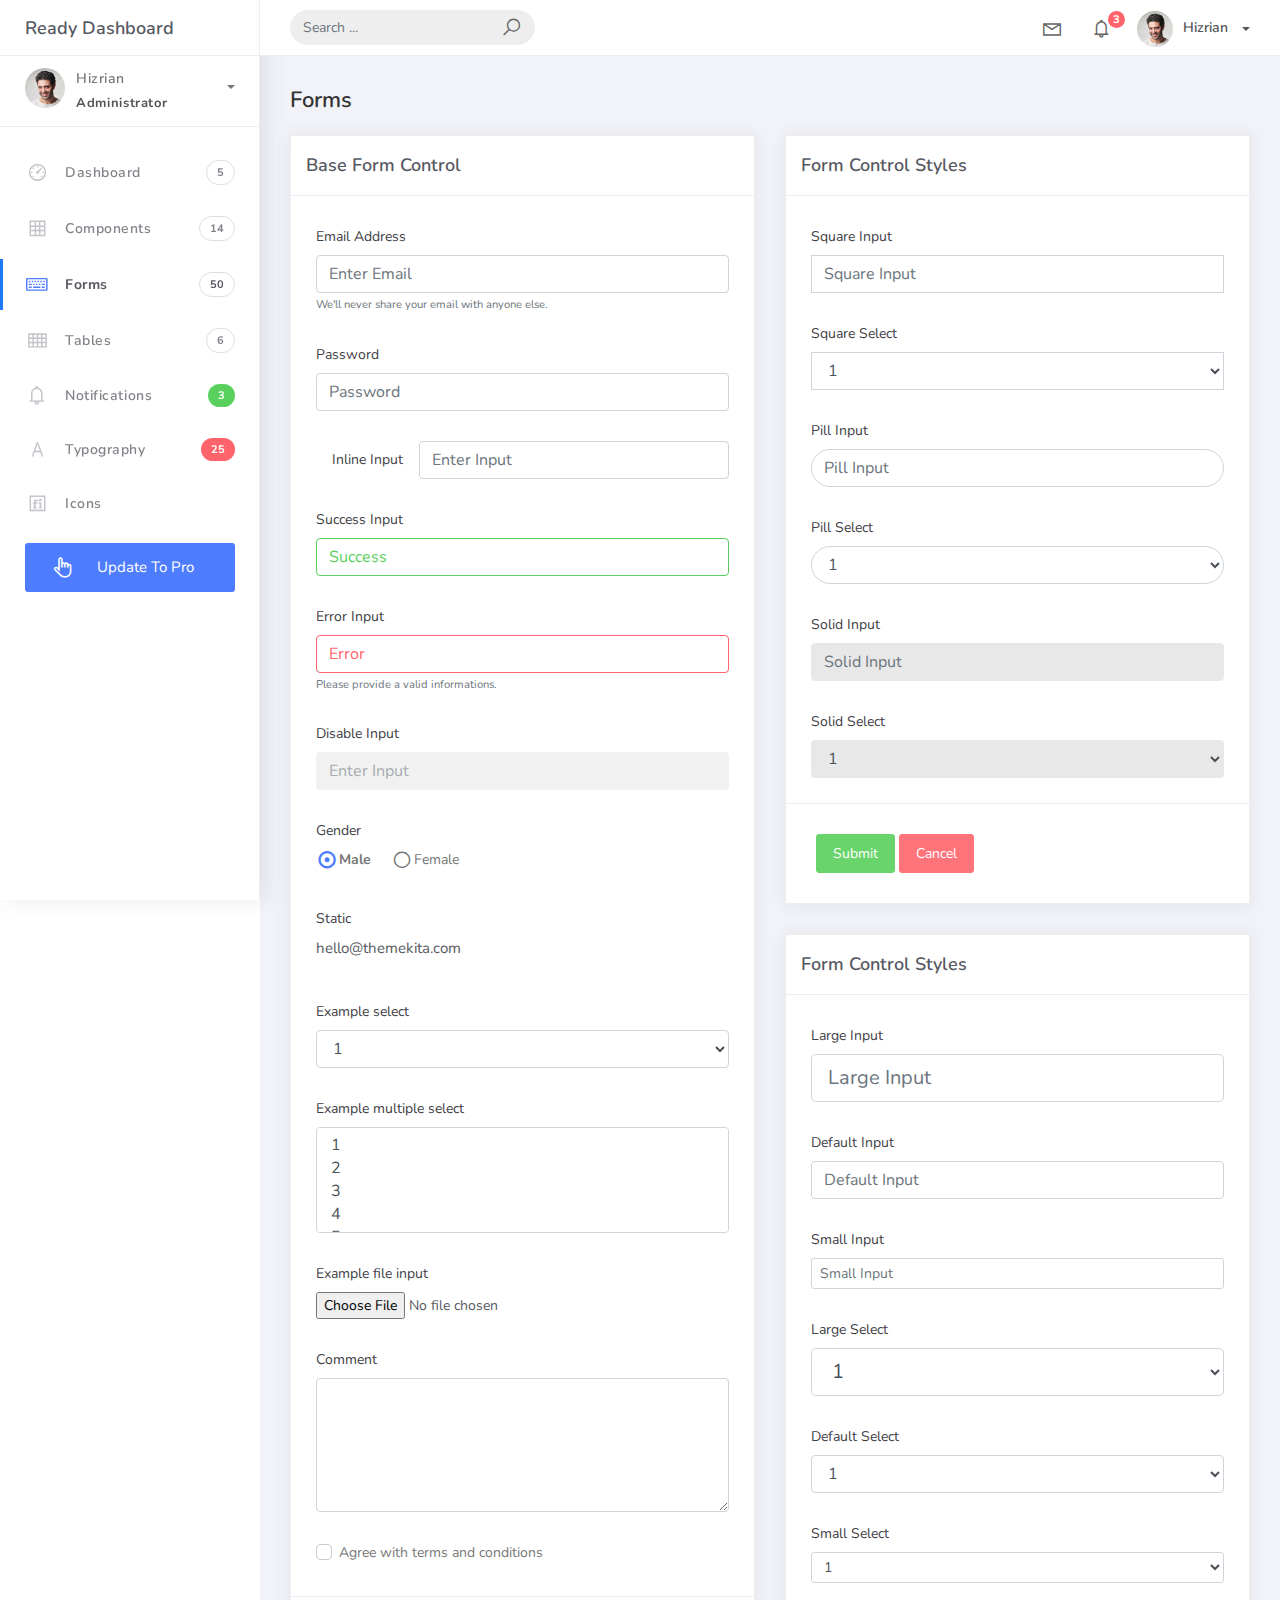
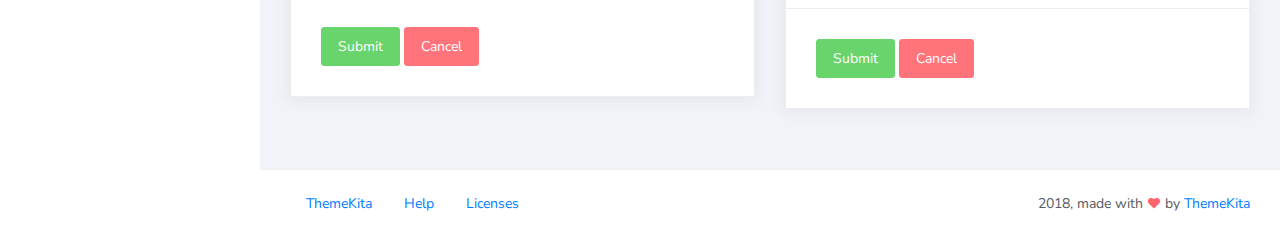
<file: Portfolio-MVC/wwwroot/Ready-Bootstrap-Dashboard-master/forms.html>
<!DOCTYPE html>
<html>
<head>
	<meta http-equiv="X-UA-Compatible" content="IE=edge,chrome=1" />
	<title>Forms - Ready Bootstrap Dashboard</title>
	<meta content='width=device-width, initial-scale=1.0, maximum-scale=1.0, user-scalable=0, shrink-to-fit=no' name='viewport' />
	<link rel="stylesheet" href="assets/css/bootstrap.min.css">
	<link rel="stylesheet" href="https://fonts.googleapis.com/css?family=Nunito:200,200i,300,300i,400,400i,600,600i,700,700i,800,800i,900,900i">
	<link rel="stylesheet" href="assets/css/ready.css">
	<link rel="stylesheet" href="assets/css/demo.css">
</head>
<body>
	<div class="wrapper">
		<div class="main-header">
			<div class="logo-header">
				<a href="index.html" class="logo">
					Ready Dashboard
				</a>
				<button class="navbar-toggler sidenav-toggler ml-auto" type="button" data-toggle="collapse" data-target="collapse" aria-controls="sidebar" aria-expanded="false" aria-label="Toggle navigation">
					<span class="navbar-toggler-icon"></span>
				</button>
				<button class="topbar-toggler more"><i class="la la-ellipsis-v"></i></button>
			</div>
			<nav class="navbar navbar-header navbar-expand-lg">
				<div class="container-fluid">
					
					<form class="navbar-left navbar-form nav-search mr-md-3" action="">
						<div class="input-group">
							<input type="text" placeholder="Search ..." class="form-control">
							<div class="input-group-append">
								<span class="input-group-text">
									<i class="la la-search search-icon"></i>
								</span>
							</div>
						</div>
					</form>
					<ul class="navbar-nav topbar-nav ml-md-auto align-items-center">
						<li class="nav-item dropdown hidden-caret">
							<a class="nav-link dropdown-toggle" href="#" id="navbarDropdown" role="button" data-toggle="dropdown" aria-haspopup="true" aria-expanded="false">
								<i class="la la-envelope"></i>
							</a>
							<div class="dropdown-menu" aria-labelledby="navbarDropdown">
								<a class="dropdown-item" href="#">Action</a>
								<a class="dropdown-item" href="#">Another action</a>
								<div class="dropdown-divider"></div>
								<a class="dropdown-item" href="#">Something else here</a>
							</div>
						</li>
						<li class="nav-item dropdown hidden-caret">
							<a class="nav-link dropdown-toggle" href="#" id="navbarDropdown" role="button" data-toggle="dropdown" aria-haspopup="true" aria-expanded="false">
								<i class="la la-bell"></i>
								<span class="notification">3</span>
							</a>
							<ul class="dropdown-menu notif-box" aria-labelledby="navbarDropdown">
								<li>
									<div class="dropdown-title">You have 4 new notification</div>
								</li>
								<li>
									<div class="notif-center">
										<a href="#">
											<div class="notif-icon notif-primary"> <i class="la la-user-plus"></i> </div>
											<div class="notif-content">
												<span class="block">
													New user registered
												</span>
												<span class="time">5 minutes ago</span> 
											</div>
										</a>
										<a href="#">
											<div class="notif-icon notif-success"> <i class="la la-comment"></i> </div>
											<div class="notif-content">
												<span class="block">
													Rahmad commented on Admin
												</span>
												<span class="time">12 minutes ago</span> 
											</div>
										</a>
										<a href="#">
											<div class="notif-img"> 
												<img src="assets/img/profile2.jpg" alt="Img Profile">
											</div>
											<div class="notif-content">
												<span class="block">
													Reza send messages to you
												</span>
												<span class="time">12 minutes ago</span> 
											</div>
										</a>
										<a href="#">
											<div class="notif-icon notif-danger"> <i class="la la-heart"></i> </div>
											<div class="notif-content">
												<span class="block">
													Farrah liked Admin
												</span>
												<span class="time">17 minutes ago</span> 
											</div>
										</a>
									</div>
								</li>
								<li>
									<a class="see-all" href="javascript:void(0);"> <strong>See all notifications</strong> <i class="la la-angle-right"></i> </a>
								</li>
							</ul>
						</li>
						<li class="nav-item dropdown">
							<a class="dropdown-toggle profile-pic" data-toggle="dropdown" href="#" aria-expanded="false"> <img src="assets/img/profile.jpg" alt="user-img" width="36" class="img-circle"><span >Hizrian</span></span> </a>
							<ul class="dropdown-menu dropdown-user">
								<li>
									<div class="user-box">
										<div class="u-img"><img src="assets/img/profile.jpg" alt="user"></div>
										<div class="u-text">
											<h4>Hizrian</h4>
											<p class="text-muted">hello@themekita.com</p><a href="profile.html" class="btn btn-rounded btn-danger btn-sm">View Profile</a></div>
										</div>
									</li>
									<div class="dropdown-divider"></div>
									<a class="dropdown-item" href="#"><i class="ti-user"></i> My Profile</a>
									<a class="dropdown-item" href="#"></i> My Balance</a>
									<a class="dropdown-item" href="#"><i class="ti-email"></i> Inbox</a>
									<div class="dropdown-divider"></div>
									<a class="dropdown-item" href="#"><i class="ti-settings"></i> Account Setting</a>
									<div class="dropdown-divider"></div>
									<a class="dropdown-item" href="#"><i class="fa fa-power-off"></i> Logout</a>
								</ul>
								<!-- /.dropdown-user -->
							</li>
						</ul>
					</div>
				</nav>
			</div>
			<div class="sidebar">
				<div class="scrollbar-inner sidebar-wrapper">
					<div class="user">
						<div class="photo">
							<img src="assets/img/profile.jpg">
						</div>
						<div class="info">
							<a class="" data-toggle="collapse" href="#collapseExample" aria-expanded="true">
								<span>
									Hizrian
									<span class="user-level">Administrator</span>
									<span class="caret"></span>
								</span>
							</a>
							<div class="clearfix"></div>

							<div class="collapse in" id="collapseExample" aria-expanded="true" style="">
								<ul class="nav">
									<li>
										<a href="#profile">
											<span class="link-collapse">My Profile</span>
										</a>
									</li>
									<li>
										<a href="#edit">
											<span class="link-collapse">Edit Profile</span>
										</a>
									</li>
									<li>
										<a href="#settings">
											<span class="link-collapse">Settings</span>
										</a>
									</li>
								</ul>
							</div>
						</div>
					</div>
					<ul class="nav">
						<li class="nav-item">
							<a href="index.html">
								<i class="la la-dashboard"></i>
								<p>Dashboard</p>
								<span class="badge badge-count">5</span>
							</a>
						</li>
						<li class="nav-item">
							<a href="components.html">
								<i class="la la-table"></i>
								<p>Components</p>
								<span class="badge badge-count">14</span>
							</a>
						</li>
						<li class="nav-item active">
							<a href="forms.html">
								<i class="la la-keyboard-o"></i>
								<p>Forms</p>
								<span class="badge badge-count">50</span>
							</a>
						</li>
						<li class="nav-item">
							<a href="tables.html">
								<i class="la la-th"></i>
								<p>Tables</p>
								<span class="badge badge-count">6</span>
							</a>
						</li>
						<li class="nav-item">
							<a href="notifications.html">
								<i class="la la-bell"></i>
								<p>Notifications</p>
								<span class="badge badge-success">3</span>
							</a>
						</li>
						<li class="nav-item">
							<a href="typography.html">
								<i class="la la-font"></i>
								<p>Typography</p>
								<span class="badge badge-danger">25</span>
							</a>
						</li>
						<li class="nav-item">
							<a href="icons.html">
								<i class="la la-fonticons"></i>
								<p>Icons</p>
							</a>
						</li>
						<li class="nav-item update-pro">
							<button  data-toggle="modal" data-target="#modalUpdate">
								<i class="la la-hand-pointer-o"></i>
								<p>Update To Pro</p>
							</button>
						</li>
					</ul>
				</div>
			</div>
			<div class="main-panel">
				<div class="content">
					<div class="container-fluid">
						<h4 class="page-title">Forms</h4>
						<div class="row">
							<div class="col-md-6">
								<div class="card">
									<div class="card-header">
										<div class="card-title">Base Form Control</div>
									</div>
									<div class="card-body">
										<div class="form-group">
											<label for="email">Email Address</label>
											<input type="email" class="form-control" id="email" placeholder="Enter Email">
											<small id="emailHelp" class="form-text text-muted">We'll never share your email with anyone else.</small>
										</div>
										<div class="form-group">
											<label for="password">Password</label>
											<input type="password" class="form-control" id="password" placeholder="Password">
										</div>
										<div class="form-group form-inline">
											<label for="inlineinput" class="col-md-3 col-form-label">Inline Input</label>
											<div class="col-md-9 p-0">
												<input type="text" class="form-control input-full" id="inlineinput" placeholder="Enter Input">
											</div>
										</div>
										<div class="form-group has-success">
											<label for="successInput">Success Input</label>
											<input type="text" id="successInput" value="Success" class="form-control">
										</div>
										<div class="form-group has-error has-feedback">
											<label for="errorInput">Error Input</label>
											<input type="text" id="errorInput" value="Error" class="form-control">
											<small id="emailHelp" class="form-text text-muted">Please provide a valid informations.</small>
										</div>
										<div class="form-group">
											<label for="disableinput">Disable Input</label>
											<input type="text" class="form-control" id="disableinput" placeholder="Enter Input" disabled>
										</div>
										<div class="form-check">
											<label>Gender</label><br/>
											<label class="form-radio-label">
												<input class="form-radio-input" type="radio" name="optionsRadios" value=""  checked="">
												<span class="form-radio-sign">Male</span>
											</label>
											<label class="form-radio-label ml-3">
												<input class="form-radio-input" type="radio" name="optionsRadios" value="">
												<span class="form-radio-sign">Female</span>
											</label>
										</div>
										<div class="form-group">
											<label class="control-label">
												Static
											</label> <!----> <p class="form-control-static">hello@themekita.com</p> <!---->  <!----></div>
											<div class="form-group">
												<label for="exampleFormControlSelect1">Example select</label>
												<select class="form-control" id="exampleFormControlSelect1">
													<option>1</option>
													<option>2</option>
													<option>3</option>
													<option>4</option>
													<option>5</option>
												</select>
											</div>
											<div class="form-group">
												<label for="exampleFormControlSelect2">Example multiple select</label>
												<select multiple class="form-control" id="exampleFormControlSelect2">
													<option>1</option>
													<option>2</option>
													<option>3</option>
													<option>4</option>
													<option>5</option>
												</select>
											</div>
											<div class="form-group">
												<label for="exampleFormControlFile1">Example file input</label>
												<input type="file" class="form-control-file" id="exampleFormControlFile1">
											</div>
											<div class="form-group">
												<label for="comment">Comment</label>
												<textarea class="form-control" id="comment" rows="5">

												</textarea>
											</div>
											<div class="form-check">
												<label class="form-check-label">
													<input class="form-check-input" type="checkbox" value="">
													<span class="form-check-sign">Agree with terms and conditions</span>
												</label>
											</div>
										</div>
										<div class="card-action">
											<button class="btn btn-success">Submit</button>
											<button class="btn btn-danger">Cancel</button>
										</div>
									</div>
								</div>
								<div class="col-md-6">
									<div class="card">
										<div class="card-header">
											<div class="card-title">Form Control Styles</div>
										</div>
										<div class="card-body">
											<div class="form-group">
												<label for="squareInput">Square Input</label>
												<input type="text" class="form-control input-square" id="squareInput" placeholder="Square Input">
											</div>
											<div class="form-group">
												<label for="squareSelect">Square Select</label>
												<select class="form-control input-square" id="squareSelect">
													<option>1</option>
													<option>2</option>
													<option>3</option>
													<option>4</option>
													<option>5</option>
												</select>
											</div>
											<div class="form-group">
												<label for="pillInput">Pill Input</label>
												<input type="text" class="form-control input-pill" id="pillInput" placeholder="Pill Input">
											</div>
											<div class="form-group">
												<label for="pillSelect">Pill Select</label>
												<select class="form-control input-pill" id="pillSelect">
													<option>1</option>
													<option>2</option>
													<option>3</option>
													<option>4</option>
													<option>5</option>
												</select>
											</div>
											<div class="form-group">
												<label for="solidInput">Solid Input</label>
												<input type="text" class="form-control input-solid" id="solidInput" placeholder="Solid Input">
											</div>
											<div class="form-group">
												<label for="solidSelect">Solid Select</label>
												<select class="form-control input-solid" id="solidSelect">
													<option>1</option>
													<option>2</option>
													<option>3</option>
													<option>4</option>
													<option>5</option>
												</select>
											</div>											
										</div>
										<div class="card-action">
											<button class="btn btn-success">Submit</button>
											<button class="btn btn-danger">Cancel</button>
										</div>
									</div>
									<div class="card">
										<div class="card-header">
											<div class="card-title">Form Control Styles</div>
										</div>
										<div class="card-body">
											<div class="form-group">
												<label for="largeInput">Large Input</label>
												<input type="text" class="form-control form-control-lg" id="largeInput" placeholder="Large Input">
											</div>
											<div class="form-group">
												<label for="largeInput">Default Input</label>
												<input type="text" class="form-control form-control" id="defaultInput" placeholder="Default Input">
											</div>
											<div class="form-group">
												<label for="smallInput">Small Input</label>
												<input type="text" class="form-control form-control-sm" id="smallInput" placeholder="Small Input">
											</div>
											<div class="form-group">
												<label for="largeSelect">Large Select</label>
												<select class="form-control form-control-lg" id="largeSelect">
													<option>1</option>
													<option>2</option>
													<option>3</option>
													<option>4</option>
													<option>5</option>
												</select>
											</div>
											<div class="form-group">
												<label for="defaultSelect">Default Select</label>
												<select class="form-control form-control" id="defaultSelect">
													<option>1</option>
													<option>2</option>
													<option>3</option>
													<option>4</option>
													<option>5</option>
												</select>
											</div>
											<div class="form-group">
												<label for="smallSelect">Small Select</label>
												<select class="form-control form-control-sm" id="smallSelect">
													<option>1</option>
													<option>2</option>
													<option>3</option>
													<option>4</option>
													<option>5</option>
												</select>
											</div>
										</div>
										<div class="card-action">
											<button class="btn btn-success">Submit</button>
											<button class="btn btn-danger">Cancel</button>
										</div>
									</div>
								</div>
							</div>
						</div>
					</div>
					<footer class="footer">
						<div class="container-fluid">
							<nav class="pull-left">
								<ul class="nav">
									<li class="nav-item">
										<a class="nav-link" href="http://www.themekita.com">
											ThemeKita
										</a>
									</li>
									<li class="nav-item">
										<a class="nav-link" href="#">
											Help
										</a>
									</li>
									<li class="nav-item">
										<a class="nav-link" href="#">
											Licenses
										</a>
									</li>
								</ul>
							</nav>
							<div class="copyright ml-auto">
								2018, made with <i class="la la-heart heart text-danger"></i> by <a href="http://www.themekita.com">ThemeKita</a>
							</div>				
						</div>
					</footer>
				</div>
			</div>
		</div>
	</div>
	<!-- Modal -->
	<div class="modal fade" id="modalUpdate" tabindex="-1" role="dialog" aria-labelledby="modalUpdatePro" aria-hidden="true">
		<div class="modal-dialog modal-dialog-centered" role="document">
			<div class="modal-content">
				<div class="modal-header bg-primary">
					<h6 class="modal-title"><i class="la la-frown-o"></i> Under Development</h6>
					<button type="button" class="close" data-dismiss="modal" aria-label="Close">
						<span aria-hidden="true">&times;</span>
					</button>
				</div>
				<div class="modal-body text-center">									
					<p>Currently the pro version of the <b>Ready Dashboard</b> Bootstrap is in progress development</p>
					<p>
					<b>We'll let you know when it's done</b></p>
				</div>
				<div class="modal-footer">
					<button type="button" class="btn btn-secondary" data-dismiss="modal">Close</button>
				</div>
			</div>
		</div>
	</div>
</body>
<script src="assets/js/core/jquery.3.2.1.min.js"></script>
<script src="assets/js/plugin/jquery-ui-1.12.1.custom/jquery-ui.min.js"></script>
<script src="assets/js/core/popper.min.js"></script>
<script src="assets/js/core/bootstrap.min.js"></script>
<script src="assets/js/plugin/chartist/chartist.min.js"></script>
<script src="assets/js/plugin/chartist/plugin/chartist-plugin-tooltip.min.js"></script>
<script src="assets/js/plugin/bootstrap-notify/bootstrap-notify.min.js"></script>
<script src="assets/js/plugin/bootstrap-toggle/bootstrap-toggle.min.js"></script>
<script src="assets/js/plugin/jquery-mapael/jquery.mapael.min.js"></script>
<script src="assets/js/plugin/jquery-mapael/maps/world_countries.min.js"></script>
<script src="assets/js/plugin/chart-circle/circles.min.js"></script>
<script src="assets/js/plugin/jquery-scrollbar/jquery.scrollbar.min.js"></script>
<script src="assets/js/ready.min.js"></script>
</html>
</file>
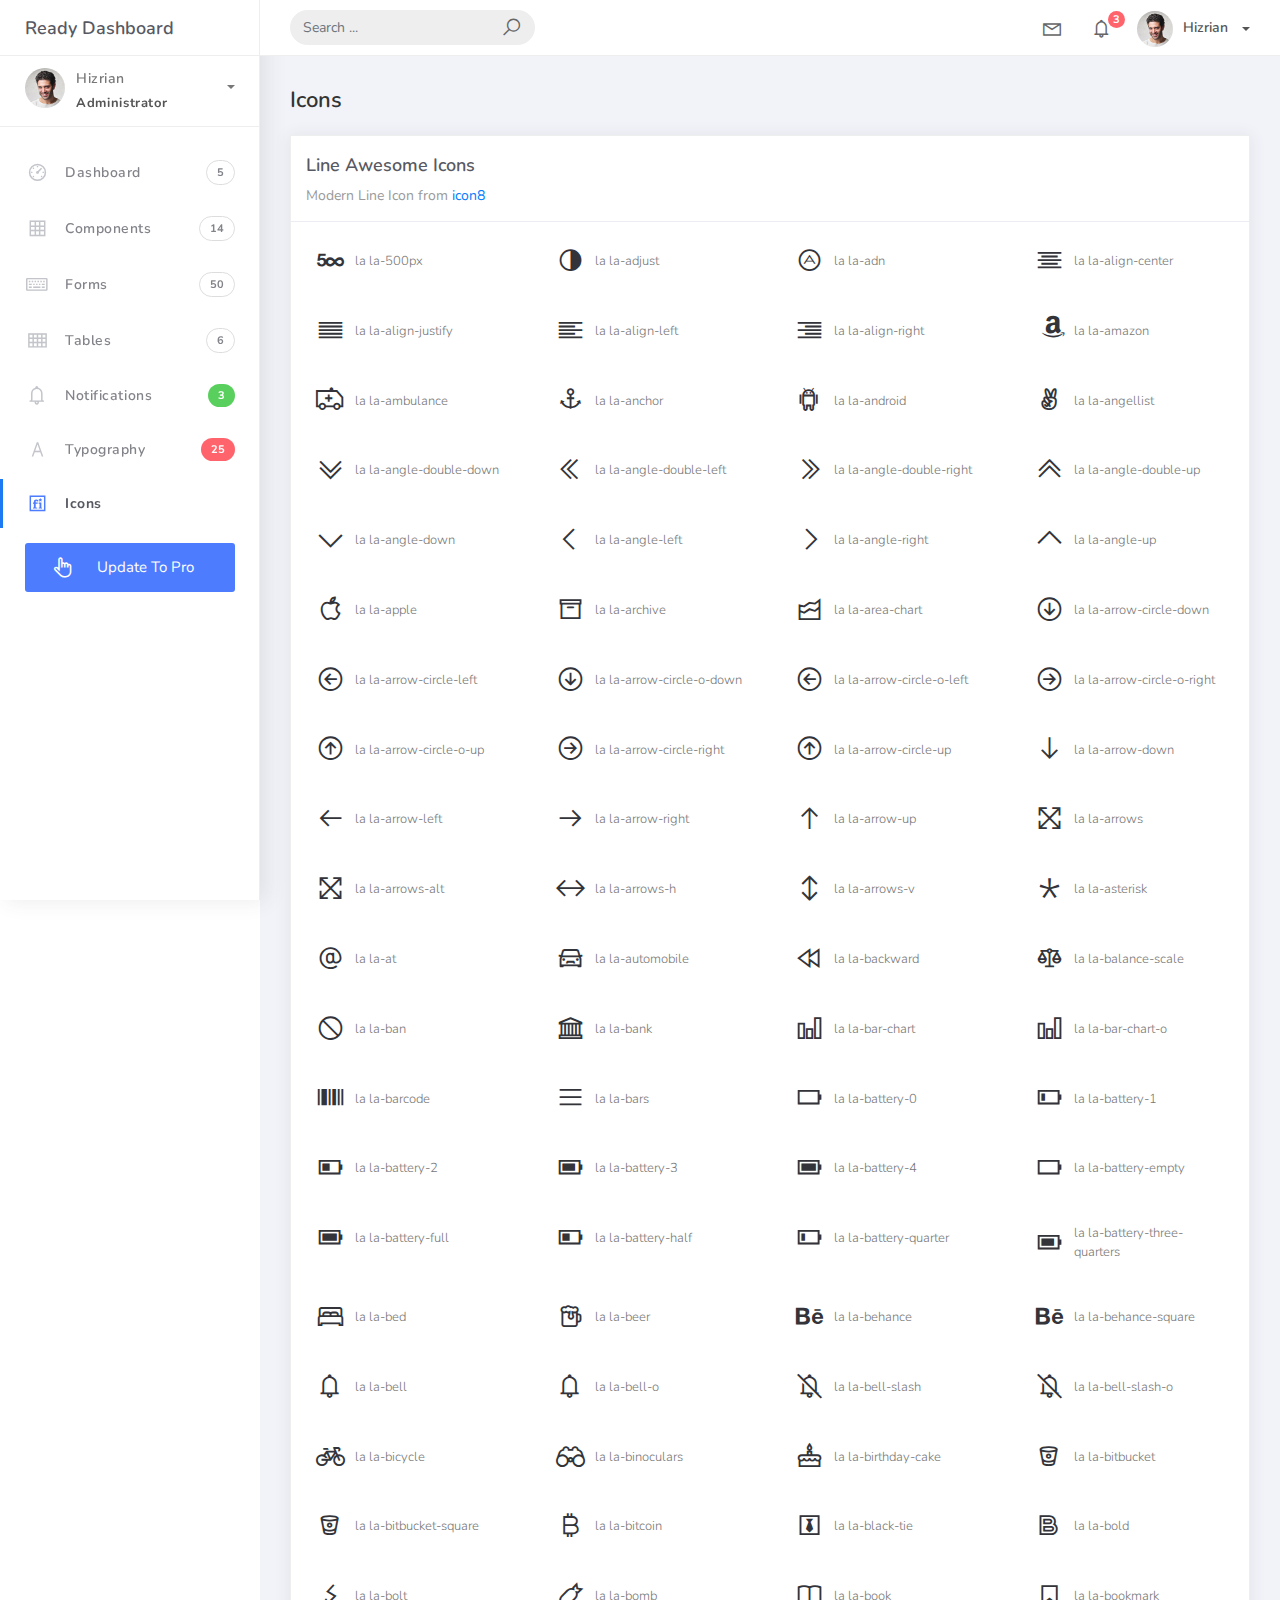
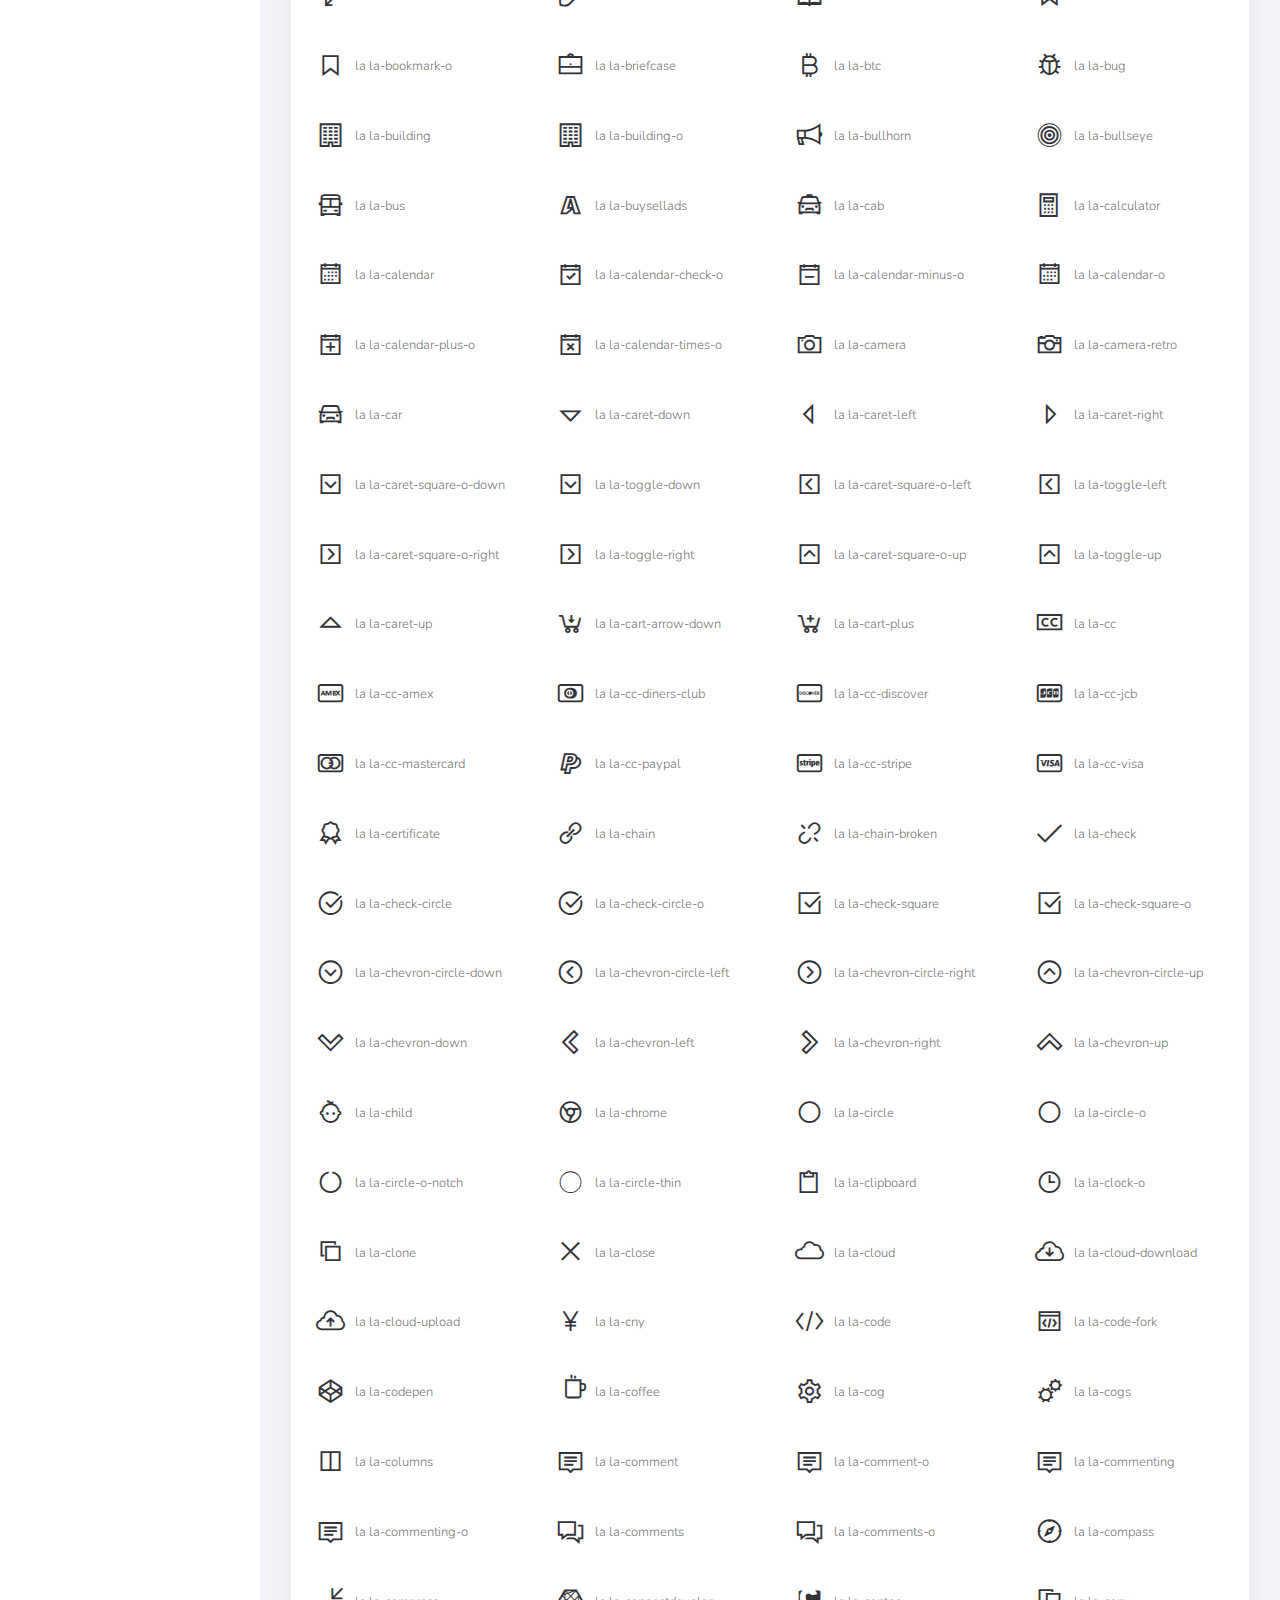
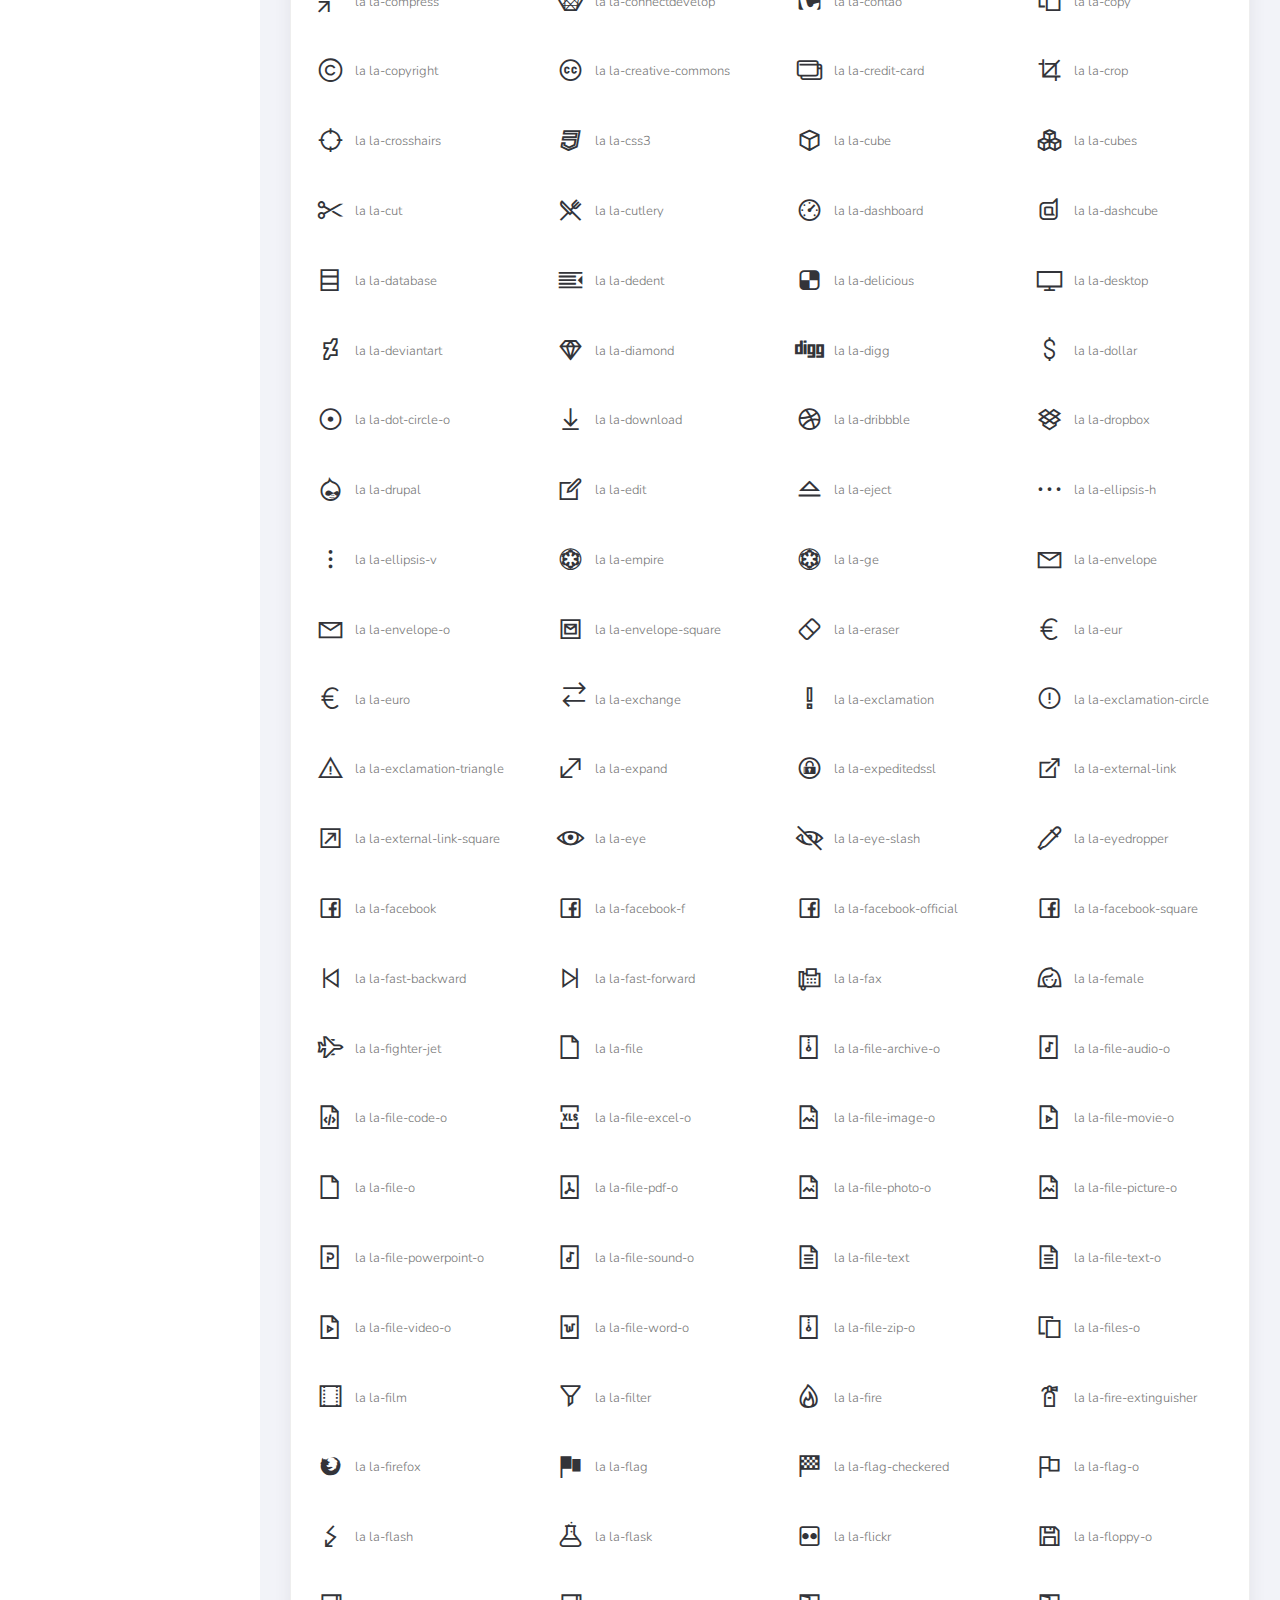
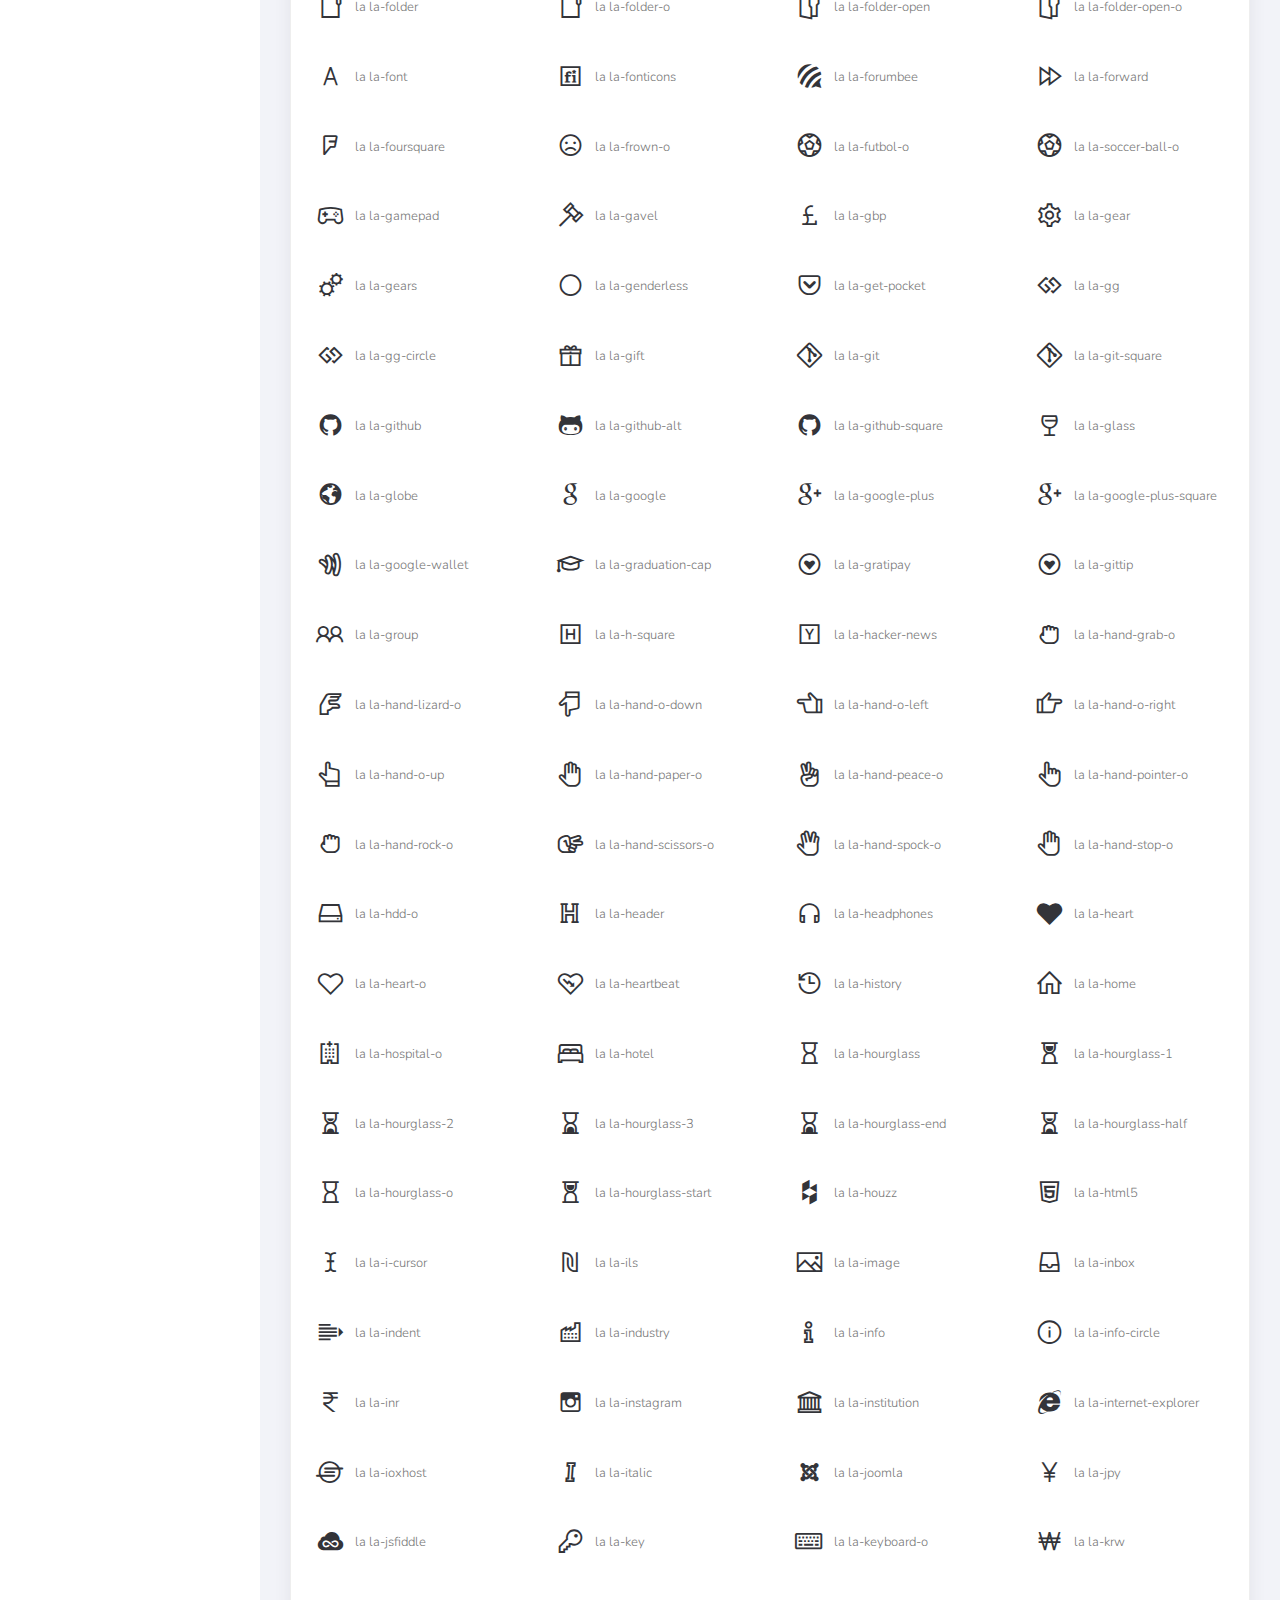
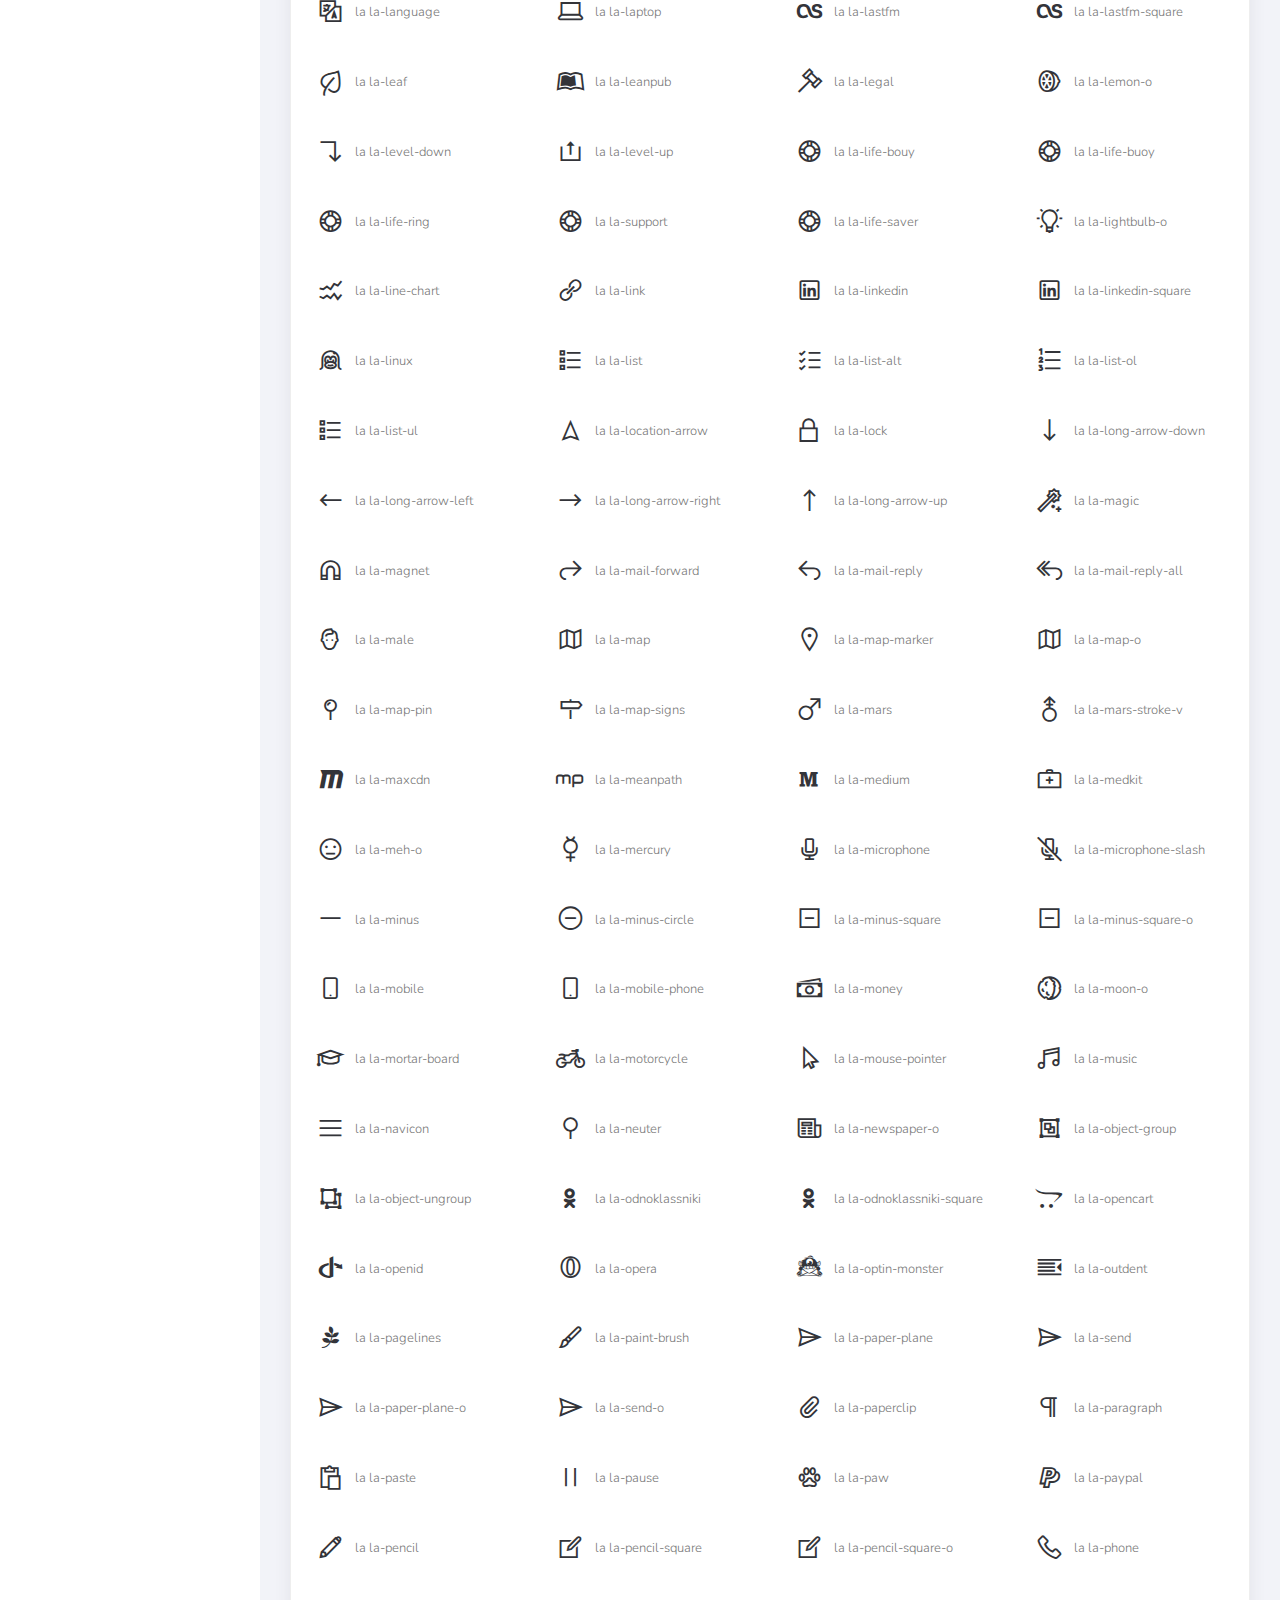
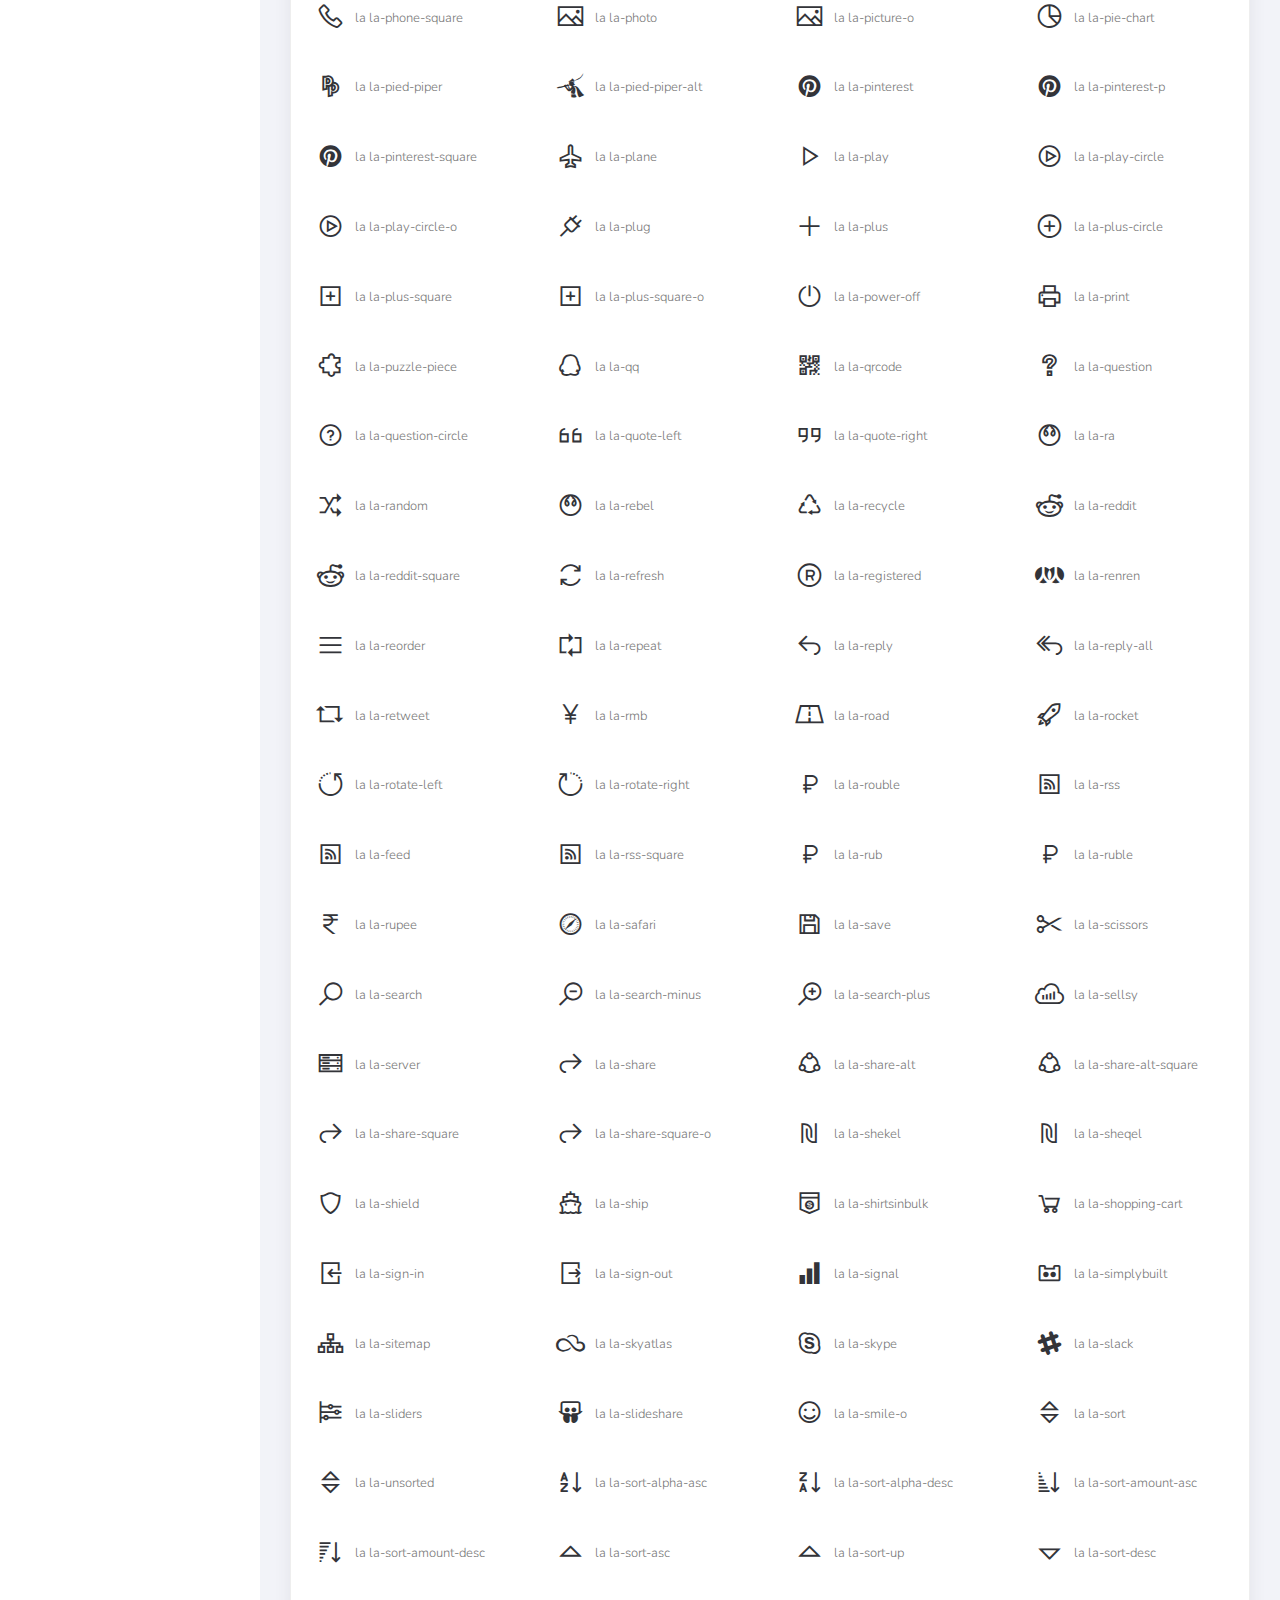
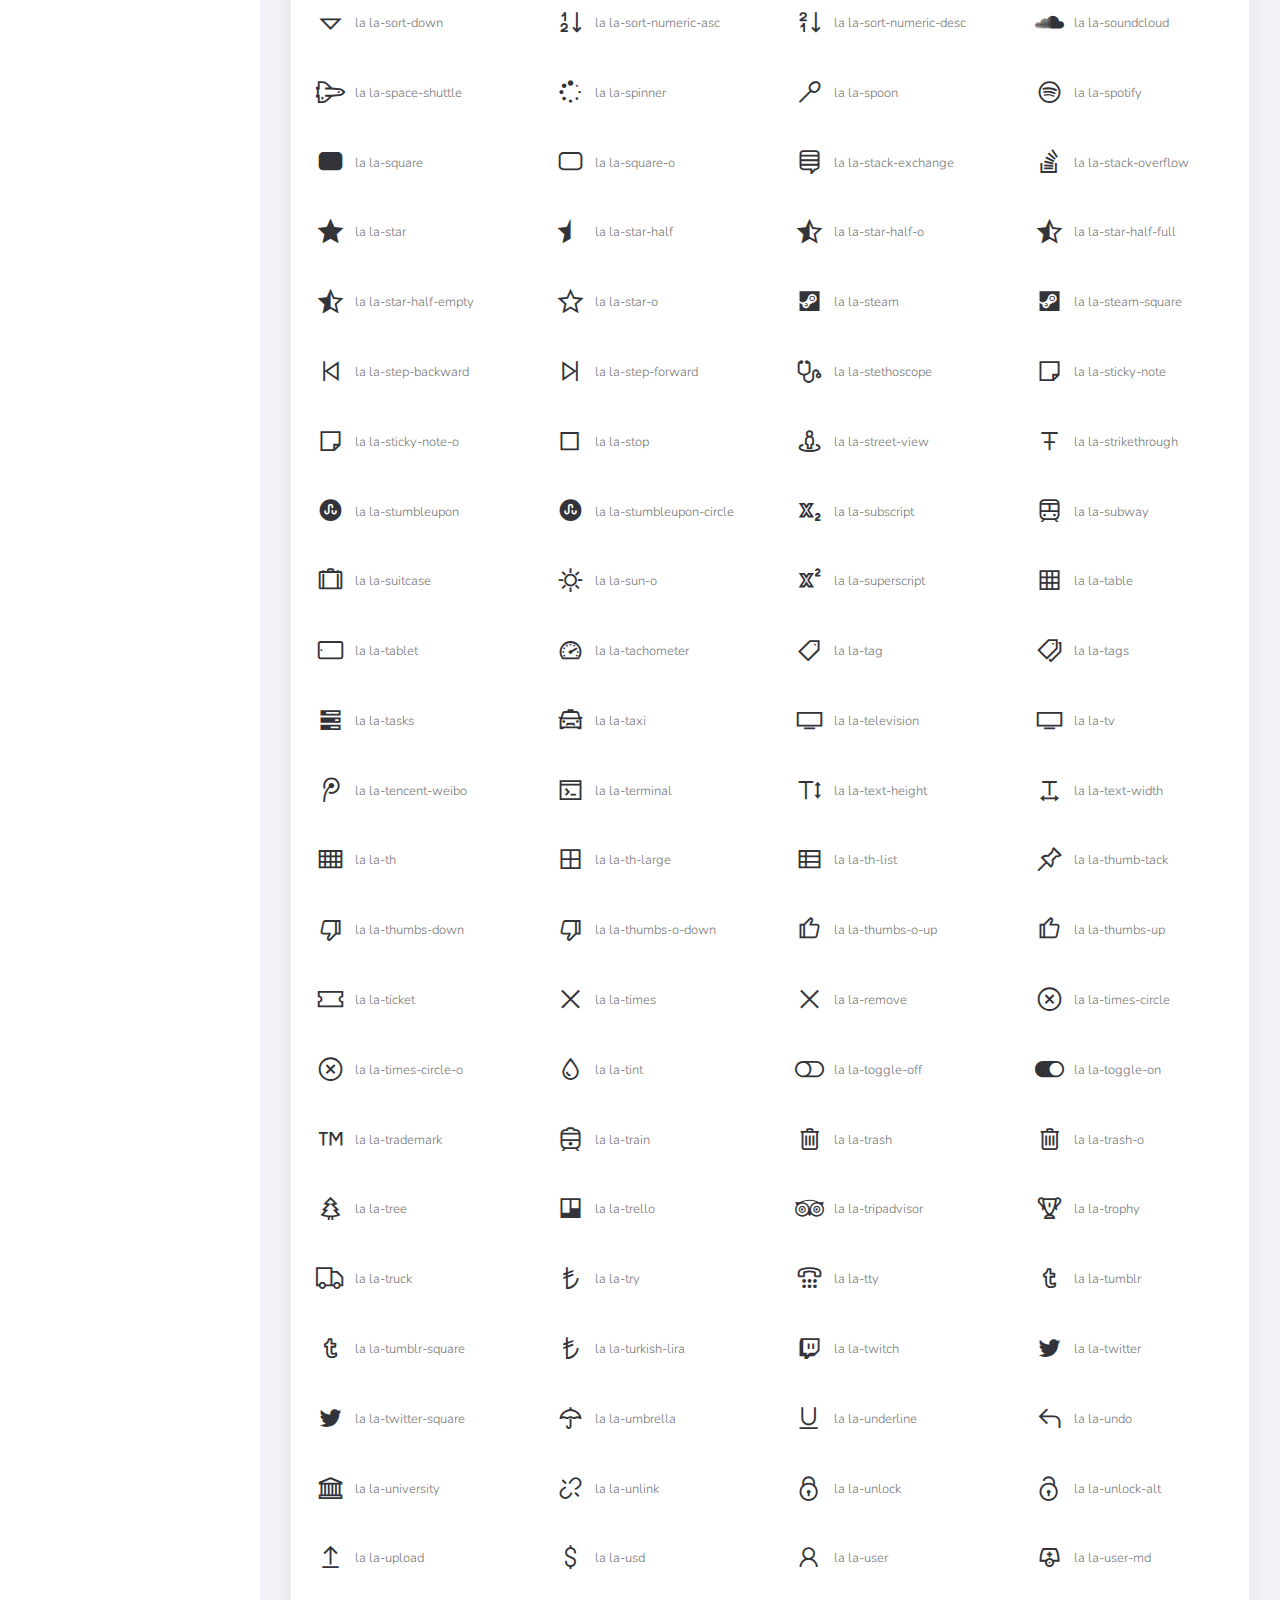
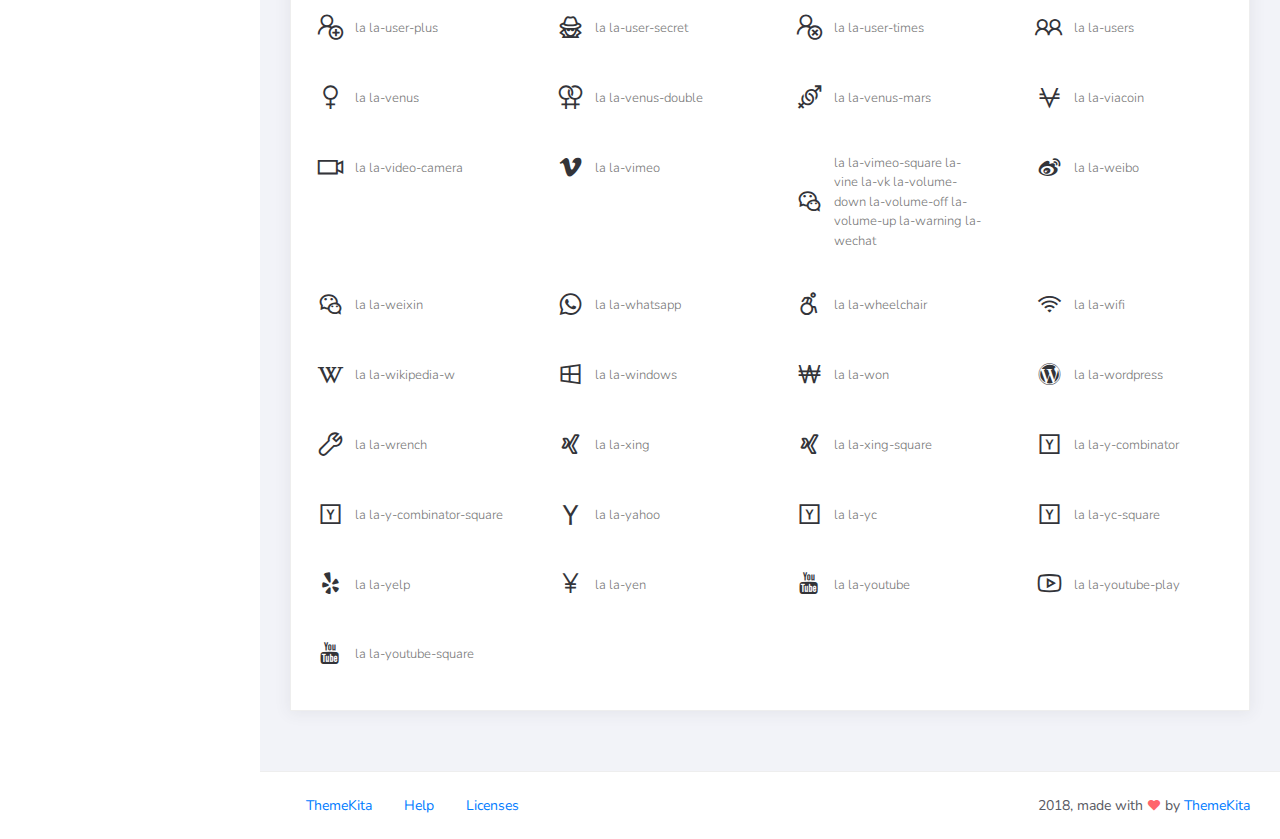
<file: Portfolio-MVC/wwwroot/Ready-Bootstrap-Dashboard-master/icons.html>
<!DOCTYPE html>
<html>
<head>
	<meta http-equiv="X-UA-Compatible" content="IE=edge,chrome=1" />
	<title>Icons - Ready Bootstrap Dashboard</title>
	<meta content='width=device-width, initial-scale=1.0, maximum-scale=1.0, user-scalable=0, shrink-to-fit=no' name='viewport' />
	<link rel="stylesheet" href="assets/css/bootstrap.min.css">
	<link rel="stylesheet" href="https://fonts.googleapis.com/css?family=Nunito:200,200i,300,300i,400,400i,600,600i,700,700i,800,800i,900,900i">
	<link rel="stylesheet" href="assets/css/ready.css">
	<link rel="stylesheet" href="assets/css/demo.css">
</head>
<body>
	<div class="wrapper">
		<div class="main-header">
			<div class="logo-header">
				<a href="index.html" class="logo">
					Ready Dashboard
				</a>
				<button class="navbar-toggler sidenav-toggler ml-auto" type="button" data-toggle="collapse" data-target="collapse" aria-controls="sidebar" aria-expanded="false" aria-label="Toggle navigation">
					<span class="navbar-toggler-icon"></span>
				</button>
				<button class="topbar-toggler more"><i class="la la-ellipsis-v"></i></button>
			</div>
			<nav class="navbar navbar-header navbar-expand-lg">
				<div class="container-fluid">
					
					<form class="navbar-left navbar-form nav-search mr-md-3" action="">
						<div class="input-group">
							<input type="text" placeholder="Search ..." class="form-control">
							<div class="input-group-append">
								<span class="input-group-text">
									<i class="la la-search search-icon"></i>
								</span>
							</div>
						</div>
					</form>
					<ul class="navbar-nav topbar-nav ml-md-auto align-items-center">
						<li class="nav-item dropdown hidden-caret">
							<a class="nav-link dropdown-toggle" href="#" id="navbarDropdown" role="button" data-toggle="dropdown" aria-haspopup="true" aria-expanded="false">
								<i class="la la-envelope"></i>
							</a>
							<div class="dropdown-menu" aria-labelledby="navbarDropdown">
								<a class="dropdown-item" href="#">Action</a>
								<a class="dropdown-item" href="#">Another action</a>
								<div class="dropdown-divider"></div>
								<a class="dropdown-item" href="#">Something else here</a>
							</div>
						</li>
						<li class="nav-item dropdown hidden-caret">
							<a class="nav-link dropdown-toggle" href="#" id="navbarDropdown" role="button" data-toggle="dropdown" aria-haspopup="true" aria-expanded="false">
								<i class="la la-bell"></i>
								<span class="notification">3</span>
							</a>
							<ul class="dropdown-menu notif-box" aria-labelledby="navbarDropdown">
								<li>
									<div class="dropdown-title">You have 4 new notification</div>
								</li>
								<li>
									<div class="notif-center">
										<a href="#">
											<div class="notif-icon notif-primary"> <i class="la la-user-plus"></i> </div>
											<div class="notif-content">
												<span class="block">
													New user registered
												</span>
												<span class="time">5 minutes ago</span> 
											</div>
										</a>
										<a href="#">
											<div class="notif-icon notif-success"> <i class="la la-comment"></i> </div>
											<div class="notif-content">
												<span class="block">
													Rahmad commented on Admin
												</span>
												<span class="time">12 minutes ago</span> 
											</div>
										</a>
										<a href="#">
											<div class="notif-img"> 
												<img src="assets/img/profile2.jpg" alt="Img Profile">
											</div>
											<div class="notif-content">
												<span class="block">
													Reza send messages to you
												</span>
												<span class="time">12 minutes ago</span> 
											</div>
										</a>
										<a href="#">
											<div class="notif-icon notif-danger"> <i class="la la-heart"></i> </div>
											<div class="notif-content">
												<span class="block">
													Farrah liked Admin
												</span>
												<span class="time">17 minutes ago</span> 
											</div>
										</a>
									</div>
								</li>
								<li>
									<a class="see-all" href="javascript:void(0);"> <strong>See all notifications</strong> <i class="la la-angle-right"></i> </a>
								</li>
							</ul>
						</li>
						<li class="nav-item dropdown">
							<a class="dropdown-toggle profile-pic" data-toggle="dropdown" href="#" aria-expanded="false"> <img src="assets/img/profile.jpg" alt="user-img" width="36" class="img-circle"><span >Hizrian</span></span> </a>
							<ul class="dropdown-menu dropdown-user">
								<li>
									<div class="user-box">
										<div class="u-img"><img src="assets/img/profile.jpg" alt="user"></div>
										<div class="u-text">
											<h4>Hizrian</h4>
											<p class="text-muted">hello@themekita.com</p><a href="profile.html" class="btn btn-rounded btn-danger btn-sm">View Profile</a></div>
										</div>
									</li>
									<div class="dropdown-divider"></div>
									<a class="dropdown-item" href="#"><i class="ti-user"></i> My Profile</a>
									<a class="dropdown-item" href="#"></i> My Balance</a>
									<a class="dropdown-item" href="#"><i class="ti-email"></i> Inbox</a>
									<div class="dropdown-divider"></div>
									<a class="dropdown-item" href="#"><i class="ti-settings"></i> Account Setting</a>
									<div class="dropdown-divider"></div>
									<a class="dropdown-item" href="#"><i class="fa fa-power-off"></i> Logout</a>
								</ul>
								<!-- /.dropdown-user -->
							</li>
						</ul>
					</div>
				</nav>
			</div>
			<div class="sidebar">
				<div class="scrollbar-inner sidebar-wrapper">
					<div class="user">
						<div class="photo">
							<img src="assets/img/profile.jpg">
						</div>
						<div class="info">
							<a class="" data-toggle="collapse" href="#collapseExample" aria-expanded="true">
								<span>
									Hizrian
									<span class="user-level">Administrator</span>
									<span class="caret"></span>
								</span>
							</a>
							<div class="clearfix"></div>

							<div class="collapse in" id="collapseExample" aria-expanded="true" style="">
								<ul class="nav">
									<li>
										<a href="#profile">
											<span class="link-collapse">My Profile</span>
										</a>
									</li>
									<li>
										<a href="#edit">
											<span class="link-collapse">Edit Profile</span>
										</a>
									</li>
									<li>
										<a href="#settings">
											<span class="link-collapse">Settings</span>
										</a>
									</li>
								</ul>
							</div>
						</div>
					</div>
					<ul class="nav">
						<li class="nav-item">
							<a href="index.html">
								<i class="la la-dashboard"></i>
								<p>Dashboard</p>
								<span class="badge badge-count">5</span>
							</a>
						</li>
						<li class="nav-item">
							<a href="components.html">
								<i class="la la-table"></i>
								<p>Components</p>
								<span class="badge badge-count">14</span>
							</a>
						</li>
						<li class="nav-item">
							<a href="forms.html">
								<i class="la la-keyboard-o"></i>
								<p>Forms</p>
								<span class="badge badge-count">50</span>
							</a>
						</li>
						<li class="nav-item">
							<a href="tables.html">
								<i class="la la-th"></i>
								<p>Tables</p>
								<span class="badge badge-count">6</span>
							</a>
						</li>
						<li class="nav-item">
							<a href="notifications.html">
								<i class="la la-bell"></i>
								<p>Notifications</p>
								<span class="badge badge-success">3</span>
							</a>
						</li>
						<li class="nav-item">
							<a href="typography.html">
								<i class="la la-font"></i>
								<p>Typography</p>
								<span class="badge badge-danger">25</span>
							</a>
						</li>
						<li class="nav-item active">
							<a href="icons.html">
								<i class="la la-fonticons"></i>
								<p>Icons</p>
							</a>
						</li>
						<li class="nav-item update-pro">
							<button  data-toggle="modal" data-target="#modalUpdate">
								<i class="la la-hand-pointer-o"></i>
								<p>Update To Pro</p>
							</button>
						</li>
					</ul>
				</div>
			</div>
			<div class="main-panel">
				<div class="content">
					<div class="container-fluid">
						<h4 class="page-title">Icons</h4>
						<div class="row">
							<div class="col-md-12">
								<div class="card">
									<div class="card-header">
										<div class="card-title">Line Awesome Icons</div>
										<div class="card-category">Modern Line Icon from <a class="link" href="https://icons8.com/line-awesome">icon8</a></div>
									</div>
									<div class="card-body">
										<div id="row-demo-icon" class="row">
										</div>
									</div>
								</div>
							</div>
						</div>
					</div>
				</div>
				<footer class="footer">
					<div class="container-fluid">
						<nav class="pull-left">
							<ul class="nav">
								<li class="nav-item">
									<a class="nav-link" href="http://www.themekita.com">
										ThemeKita
									</a>
								</li>
								<li class="nav-item">
									<a class="nav-link" href="#">
										Help
									</a>
								</li>
								<li class="nav-item">
									<a class="nav-link" href="https://themewagon.com/license/#free-item">
										Licenses
									</a>
								</li>
							</ul>
						</nav>
						<div class="copyright ml-auto">
							2018, made with <i class="la la-heart heart text-danger"></i> by <a href="http://www.themekita.com">ThemeKita</a>
						</div>				
					</div>
				</footer>
			</div>
		</div>
	</div>
	<!-- Modal -->
	<div class="modal fade" id="modalUpdate" tabindex="-1" role="dialog" aria-labelledby="modalUpdatePro" aria-hidden="true">
		<div class="modal-dialog modal-dialog-centered" role="document">
			<div class="modal-content">
				<div class="modal-header bg-primary">
					<h6 class="modal-title"><i class="la la-frown-o"></i> Under Development</h6>
					<button type="button" class="close" data-dismiss="modal" aria-label="Close">
						<span aria-hidden="true">&times;</span>
					</button>
				</div>
				<div class="modal-body text-center">									
					<p>Currently the pro version of the <b>Ready Dashboard</b> Bootstrap is in progress development</p>
					<p>
					<b>We'll let you know when it's done</b></p>
				</div>
				<div class="modal-footer">
					<button type="button" class="btn btn-secondary" data-dismiss="modal">Close</button>
				</div>
			</div>
		</div>
	</div>
</body>
<script src="assets/js/core/jquery.3.2.1.min.js"></script>
<script src="assets/js/plugin/jquery-ui-1.12.1.custom/jquery-ui.min.js"></script>
<script src="assets/js/core/popper.min.js"></script>
<script src="assets/js/core/bootstrap.min.js"></script>
<script src="assets/js/plugin/chartist/chartist.min.js"></script>
<script src="assets/js/plugin/chartist/plugin/chartist-plugin-tooltip.min.js"></script>
<script src="assets/js/plugin/bootstrap-notify/bootstrap-notify.min.js"></script>
<script src="assets/js/plugin/bootstrap-toggle/bootstrap-toggle.min.js"></script>
<script src="assets/js/plugin/jquery-mapael/jquery.mapael.min.js"></script>
<script src="assets/js/plugin/jquery-mapael/maps/world_countries.min.js"></script>
<script src="assets/js/plugin/chart-circle/circles.min.js"></script>
<script src="assets/js/plugin/jquery-scrollbar/jquery.scrollbar.min.js"></script>
<script src="assets/js/ready.min.js"></script>
<script type="text/javascript">
	var iconClass = ['la-500px', 'la-adjust', 'la-adn', 'la-align-center', 'la-align-justify',
	'la-align-left', 'la-align-right', 'la-amazon', 'la-ambulance', 'la-anchor', 'la-android', 'la-angellist', 'la-angle-double-down', 'la-angle-double-left', 'la-angle-double-right', 'la-angle-double-up', 'la-angle-down', 'la-angle-left', 'la-angle-right', 'la-angle-up', 'la-apple', 'la-archive', 'la-area-chart', ' la-arrow-circle-down', 'la-arrow-circle-left', 'la-arrow-circle-o-down', 'la-arrow-circle-o-left', 'la-arrow-circle-o-right', 'la-arrow-circle-o-up', 'la-arrow-circle-right', 'la-arrow-circle-up', 'la-arrow-down', 'la-arrow-left', 'la-arrow-right', 'la-arrow-up', 'la-arrows', 'la-arrows-alt', 'la-arrows-h', 'la-arrows-v', 'la-asterisk', 'la-at', 'la-automobile', 'la-backward', 'la-balance-scale', 'la-ban', 'la-bank', 'la-bar-chart', 'la-bar-chart-o', 'la-barcode', 'la-bars', 'la-battery-0', 'la-battery-1', 'la-battery-2', 'la-battery-3', 'la-battery-4', 'la-battery-empty', 'la-battery-full', 'la-battery-half', 'la-battery-quarter', 'la-battery-three-quarters', 'la-bed', 'la-beer', 'la-behance', 'la-behance-square', 'la-bell', 'la-bell-o', 'la-bell-slash', 'la-bell-slash-o', 'la-bicycle', 'la-binoculars', 'la-birthday-cake', 'la-bitbucket', 'la-bitbucket-square', 'la-bitcoin', 'la-black-tie', 'la-bold', 'la-bolt', 'la-bomb', 'la-book', 'la-bookmark', 'la-bookmark-o', 'la-briefcase', 'la-btc', 'la-bug', 'la-building', 'la-building-o', 'la-bullhorn', 'la-bullseye', 'la-bus', 'la-buysellads', 'la-cab', 'la-calculator', 'la-calendar', 'la-calendar-check-o', 'la-calendar-minus-o', 'la-calendar-o', 'la-calendar-plus-o', 'la-calendar-times-o', 'la-camera', 'la-camera-retro', 'la-car', 'la-caret-down', 'la-caret-left', 'la-caret-right', 'la-caret-square-o-down', 'la-toggle-down', 'la-caret-square-o-left', 'la-toggle-left', 'la-caret-square-o-right', 'la-toggle-right', 'la-caret-square-o-up', 'la-toggle-up', 'la-caret-up', 'la-cart-arrow-down', 'la-cart-plus', 'la-cc', 'la-cc-amex', 'la-cc-diners-club', 'la-cc-discover', 'la-cc-jcb', 'la-cc-mastercard', 'la-cc-paypal', 'la-cc-stripe', 'la-cc-visa', 'la-certificate', 'la-chain', 'la-chain-broken', 'la-check', 'la-check-circle', 'la-check-circle-o', 'la-check-square', 'la-check-square-o', 'la-chevron-circle-down', 'la-chevron-circle-left', 'la-chevron-circle-right', 'la-chevron-circle-up', 'la-chevron-down', 'la-chevron-left', 'la-chevron-right', 'la-chevron-up', 'la-child', 'la-chrome', 'la-circle', 'la-circle-o', 'la-circle-o-notch', 'la-circle-thin', 'la-clipboard', 'la-clock-o', 'la-clone', 'la-close', 'la-cloud', 'la-cloud-download', 'la-cloud-upload', 'la-cny', 'la-code', 'la-code-fork', 'la-codepen', 'la-coffee', 'la-cog', 'la-cogs', 'la-columns', 'la-comment', 'la-comment-o', 'la-commenting', 'la-commenting-o', 'la-comments', 'la-comments-o', 'la-compass', 'la-compress', 'la-connectdevelop', 'la-contao', 'la-copy', 'la-copyright', 'la-creative-commons', 'la-credit-card', 'la-crop', 'la-crosshairs', 'la-css3', 'la-cube', 'la-cubes', 'la-cut', 'la-cutlery', 'la-dashboard', 'la-dashcube', 'la-database', 'la-dedent', 'la-delicious', 'la-desktop', 'la-deviantart', 'la-diamond', 'la-digg', 'la-dollar', 'la-dot-circle-o', 'la-download', 'la-dribbble', 'la-dropbox', 'la-drupal', 'la-edit', 'la-eject', 'la-ellipsis-h', 'la-ellipsis-v', 'la-empire', 'la-ge', 'la-envelope', 'la-envelope-o', 'la-envelope-square', 'la-eraser', 'la-eur', 'la-euro', 'la-exchange', 'la-exclamation', 'la-exclamation-circle', 'la-exclamation-triangle', 'la-expand', 'la-expeditedssl', 'la-external-link', 'la-external-link-square', 'la-eye', 'la-eye-slash', 'la-eyedropper', 'la-facebook', 'la-facebook-f', 'la-facebook-official', 'la-facebook-square', 'la-fast-backward', 'la-fast-forward', 'la-fax', 'la-female', 'la-fighter-jet', 'la-file', 'la-file-archive-o', 'la-file-audio-o', 'la-file-code-o', 'la-file-excel-o', 'la-file-image-o', 'la-file-movie-o', 'la-file-o', 'la-file-pdf-o', 'la-file-photo-o', 'la-file-picture-o', 'la-file-powerpoint-o', 'la-file-sound-o', 'la-file-text', 'la-file-text-o', 'la-file-video-o', 'la-file-word-o', 'la-file-zip-o', 'la-files-o', 'la-film', 'la-filter', 'la-fire', 'la-fire-extinguisher', 'la-firefox', 'la-flag', 'la-flag-checkered', 'la-flag-o', 'la-flash', 'la-flask', 'la-flickr', 'la-floppy-o', 'la-folder', 'la-folder-o', 'la-folder-open', 'la-folder-open-o', 'la-font', 'la-fonticons', 'la-forumbee', 'la-forward', 'la-foursquare', 'la-frown-o', 'la-futbol-o', 'la-soccer-ball-o', 'la-gamepad', 'la-gavel', 'la-gbp', 'la-gear', 'la-gears', 'la-genderless', 'la-get-pocket', 'la-gg', 'la-gg-circle', 'la-gift', 'la-git', 'la-git-square', 'la-github', 'la-github-alt', 'la-github-square', 'la-glass', 'la-globe', 'la-google', 'la-google-plus', 'la-google-plus-square', 'la-google-wallet', 'la-graduation-cap', 'la-gratipay', 'la-gittip', 'la-group', 'la-h-square', 'la-hacker-news', 'la-hand-grab-o', 'la-hand-lizard-o', 'la-hand-o-down', 'la-hand-o-left', 'la-hand-o-right', 'la-hand-o-up', 'la-hand-paper-o', 'la-hand-peace-o', 'la-hand-pointer-o', 'la-hand-rock-o', 'la-hand-scissors-o', 'la-hand-spock-o', 'la-hand-stop-o', 'la-hdd-o', 'la-header', 'la-headphones', 'la-heart', 'la-heart-o', 'la-heartbeat', 'la-history', 'la-home', 'la-hospital-o', 'la-hotel', 'la-hourglass', 'la-hourglass-1', 'la-hourglass-2', 'la-hourglass-3', 'la-hourglass-end', 'la-hourglass-half', 'la-hourglass-o', 'la-hourglass-start', 'la-houzz', 'la-html5', 'la-i-cursor', 'la-ils', 'la-image', 'la-inbox', 'la-indent', 'la-industry', 'la-info', 'la-info-circle', 'la-inr', 'la-instagram', 'la-institution', 'la-internet-explorer', 'la-ioxhost', 'la-italic', 'la-joomla', 'la-jpy', 'la-jsfiddle', 'la-key', 'la-keyboard-o', 'la-krw', 'la-language', 'la-laptop', 'la-lastfm', 'la-lastfm-square', 'la-leaf', 'la-leanpub', 'la-legal', 'la-lemon-o', 'la-level-down', 'la-level-up', 'la-life-bouy', 'la-life-buoy', 'la-life-ring', 'la-support', 'la-life-saver', 'la-lightbulb-o', 'la-line-chart', 'la-link', 'la-linkedin', 'la-linkedin-square', 'la-linux', 'la-list', 'la-list-alt', 'la-list-ol', 'la-list-ul', 'la-location-arrow', 'la-lock', 'la-long-arrow-down', 'la-long-arrow-left', 'la-long-arrow-right', 'la-long-arrow-up', 'la-magic', 'la-magnet', 'la-mail-forward', 'la-mail-reply', 'la-mail-reply-all', 'la-male', 'la-map', 'la-map-marker', 'la-map-o', 'la-map-pin', 'la-map-signs', 'la-mars', 'la-mars-stroke-v', 'la-maxcdn', 'la-meanpath', 'la-medium', 'la-medkit', 'la-meh-o', 'la-mercury', 'la-microphone', 'la-microphone-slash', 'la-minus', 'la-minus-circle', 'la-minus-square', 'la-minus-square-o', 'la-mobile', 'la-mobile-phone', 'la-money', 'la-moon-o', 'la-mortar-board', 'la-motorcycle', 'la-mouse-pointer', 'la-music', 'la-navicon', 'la-neuter', 'la-newspaper-o', 'la-object-group', 'la-object-ungroup', 'la-odnoklassniki', 'la-odnoklassniki-square', 'la-opencart', 'la-openid', 'la-opera', 'la-optin-monster', 'la-outdent', 'la-pagelines', 'la-paint-brush', 'la-paper-plane', 'la-send', 'la-paper-plane-o', 'la-send-o', 'la-paperclip', 'la-paragraph', 'la-paste', 'la-pause', 'la-paw', 'la-paypal', 'la-pencil', 'la-pencil-square', 'la-pencil-square-o', 'la-phone', 'la-phone-square', 'la-photo', 'la-picture-o', 'la-pie-chart', 'la-pied-piper', 'la-pied-piper-alt', 'la-pinterest', 'la-pinterest-p', 'la-pinterest-square', 'la-plane', 'la-play', 'la-play-circle', 'la-play-circle-o', 'la-plug', 'la-plus', 'la-plus-circle', 'la-plus-square', 'la-plus-square-o', 'la-power-off', 'la-print', 'la-puzzle-piece', 'la-qq', 'la-qrcode', 'la-question', 'la-question-circle', 'la-quote-left', 'la-quote-right', 'la-ra', 'la-random', 'la-rebel', 'la-recycle', 'la-reddit', 'la-reddit-square', 'la-refresh', 'la-registered', 'la-renren', 'la-reorder', 'la-repeat', 'la-reply', 'la-reply-all', 'la-retweet', 'la-rmb', 'la-road', 'la-rocket', 'la-rotate-left', 'la-rotate-right', 'la-rouble', 'la-rss', 'la-feed', 'la-rss-square', 'la-rub', 'la-ruble', 'la-rupee', 'la-safari', 'la-save', 'la-scissors', 'la-search', 'la-search-minus', 'la-search-plus', 'la-sellsy', 'la-server', 'la-share', 'la-share-alt', 'la-share-alt-square', 'la-share-square', 'la-share-square-o', 'la-shekel', 'la-sheqel', 'la-shield', 'la-ship', 'la-shirtsinbulk', 'la-shopping-cart', 'la-sign-in', 'la-sign-out', 'la-signal', 'la-simplybuilt', 'la-sitemap', 'la-skyatlas', 'la-skype', 'la-slack', 'la-sliders', 'la-slideshare', 'la-smile-o', 'la-sort', 'la-unsorted', 'la-sort-alpha-asc', 'la-sort-alpha-desc', 'la-sort-amount-asc', 'la-sort-amount-desc', 'la-sort-asc', 'la-sort-up', 'la-sort-desc', 'la-sort-down', 'la-sort-numeric-asc', 'la-sort-numeric-desc', 'la-soundcloud', 'la-space-shuttle', 'la-spinner', 'la-spoon', 'la-spotify', 'la-square', 'la-square-o', 'la-stack-exchange', 'la-stack-overflow', 'la-star', 'la-star-half', 'la-star-half-o', 'la-star-half-full', 'la-star-half-empty', 'la-star-o', 'la-steam', 'la-steam-square', 'la-step-backward', 'la-step-forward', 'la-stethoscope', 'la-sticky-note', 'la-sticky-note-o', 'la-stop', 'la-street-view', 'la-strikethrough', 'la-stumbleupon', 'la-stumbleupon-circle', 'la-subscript', 'la-subway', 'la-suitcase', 'la-sun-o', 'la-superscript', 'la-table', 'la-tablet', 'la-tachometer', 'la-tag', 'la-tags', 'la-tasks', 'la-taxi', 'la-television', 'la-tv', 'la-tencent-weibo', 'la-terminal', 'la-text-height', 'la-text-width', 'la-th', 'la-th-large', 'la-th-list', 'la-thumb-tack', 'la-thumbs-down', 'la-thumbs-o-down', 'la-thumbs-o-up', 'la-thumbs-up', 'la-ticket', 'la-times', 'la-remove', 'la-times-circle', 'la-times-circle-o', 'la-tint', 'la-toggle-off', 'la-toggle-on', 'la-trademark', 'la-train', 'la-trash', 'la-trash-o', 'la-tree', 'la-trello', 'la-tripadvisor', 'la-trophy', 'la-truck', 'la-try', 'la-tty', 'la-tumblr', 'la-tumblr-square', 'la-turkish-lira', 'la-twitch', 'la-twitter', 'la-twitter-square', 'la-umbrella', 'la-underline', 'la-undo', 'la-university', 'la-unlink', 'la-unlock', 'la-unlock-alt', 'la-upload', 'la-usd', 'la-user', 'la-user-md', 'la-user-plus', 'la-user-secret', 'la-user-times', 'la-users', 'la-venus', 'la-venus-double', 'la-venus-mars', 'la-viacoin', 'la-video-camera', 'la-vimeo', 'la-vimeo-square la-vine la-vk la-volume-down la-volume-off la-volume-up la-warning la-wechat', 'la-weibo', 'la-weixin', 'la-whatsapp', 'la-wheelchair', 'la-wifi', 'la-wikipedia-w', 'la-windows', 'la-won', 'la-wordpress', 'la-wrench', 'la-xing', 'la-xing-square', 'la-y-combinator', 'la-y-combinator-square', 'la-yahoo', 'la-yc', 'la-yc-square', 'la-yelp', 'la-yen', 'la-youtube', 'la-youtube-play', 'la-youtube-square'
	]; var rowDemoIcon = "#row-demo-icon";
	for (i = 0; i < iconClass.length; i++){
		$(rowDemoIcon).append('<div class="col-md-3"> <div class="demo-icon"> <div class="icon-preview"><i class="la ' + iconClass[i] + '"></i></div> <div class="icon-class">la ' + iconClass[i] + '</div> </div> </div>');
	}
</script>
</html>
</file>
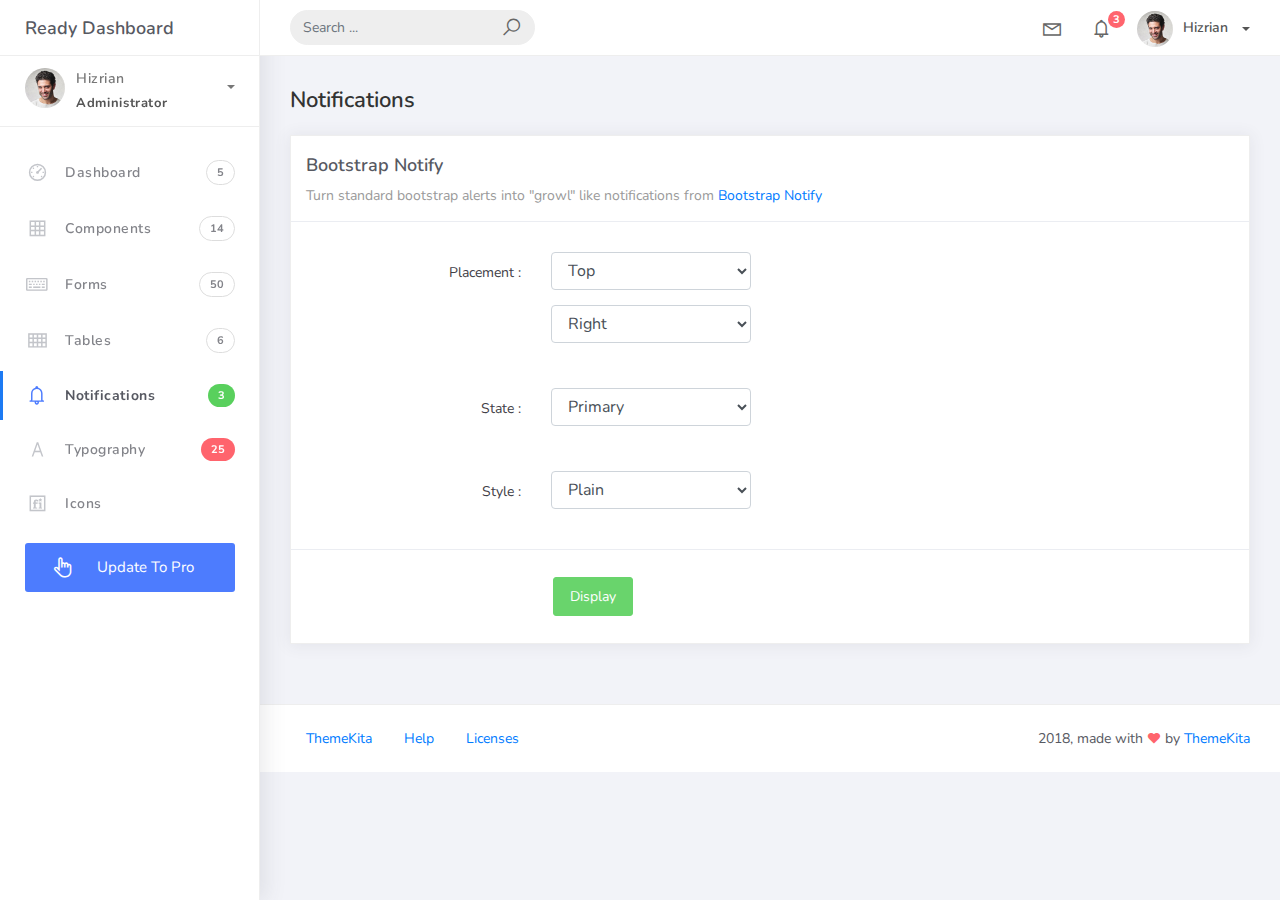
<file: Portfolio-MVC/wwwroot/Ready-Bootstrap-Dashboard-master/notifications.html>
<!DOCTYPE html>
<html>
<head>
	<meta http-equiv="X-UA-Compatible" content="IE=edge,chrome=1" />
	<title>Notifications - Ready Bootstrap Dashboard</title>
	<meta content='width=device-width, initial-scale=1.0, maximum-scale=1.0, user-scalable=0, shrink-to-fit=no' name='viewport' />
	<link rel="stylesheet" href="assets/css/bootstrap.min.css">
	<link rel="stylesheet" href="https://fonts.googleapis.com/css?family=Nunito:200,200i,300,300i,400,400i,600,600i,700,700i,800,800i,900,900i">
	<link rel="stylesheet" href="assets/css/ready.css">
	<link rel="stylesheet" href="assets/css/demo.css">
</head>
<body>
	<div class="wrapper">
		<div class="main-header">
			<div class="logo-header">
				<a href="index.html" class="logo">
					Ready Dashboard
				</a>
				<button class="navbar-toggler sidenav-toggler ml-auto" type="button" data-toggle="collapse" data-target="collapse" aria-controls="sidebar" aria-expanded="false" aria-label="Toggle navigation">
					<span class="navbar-toggler-icon"></span>
				</button>
				<button class="topbar-toggler more"><i class="la la-ellipsis-v"></i></button>
			</div>
			<nav class="navbar navbar-header navbar-expand-lg">
				<div class="container-fluid">
					
					<form class="navbar-left navbar-form nav-search mr-md-3" action="">
						<div class="input-group">
							<input type="text" placeholder="Search ..." class="form-control">
							<div class="input-group-append">
								<span class="input-group-text">
									<i class="la la-search search-icon"></i>
								</span>
							</div>
						</div>
					</form>
					<ul class="navbar-nav topbar-nav ml-md-auto align-items-center">
						<li class="nav-item dropdown hidden-caret">
							<a class="nav-link dropdown-toggle" href="#" id="navbarDropdown" role="button" data-toggle="dropdown" aria-haspopup="true" aria-expanded="false">
								<i class="la la-envelope"></i>
							</a>
							<div class="dropdown-menu" aria-labelledby="navbarDropdown">
								<a class="dropdown-item" href="#">Action</a>
								<a class="dropdown-item" href="#">Another action</a>
								<div class="dropdown-divider"></div>
								<a class="dropdown-item" href="#">Something else here</a>
							</div>
						</li>
						<li class="nav-item dropdown hidden-caret">
							<a class="nav-link dropdown-toggle" href="#" id="navbarDropdown" role="button" data-toggle="dropdown" aria-haspopup="true" aria-expanded="false">
								<i class="la la-bell"></i>
								<span class="notification">3</span>
							</a>
							<ul class="dropdown-menu notif-box" aria-labelledby="navbarDropdown">
								<li>
									<div class="dropdown-title">You have 4 new notification</div>
								</li>
								<li>
									<div class="notif-center">
										<a href="#">
											<div class="notif-icon notif-primary"> <i class="la la-user-plus"></i> </div>
											<div class="notif-content">
												<span class="block">
													New user registered
												</span>
												<span class="time">5 minutes ago</span> 
											</div>
										</a>
										<a href="#">
											<div class="notif-icon notif-success"> <i class="la la-comment"></i> </div>
											<div class="notif-content">
												<span class="block">
													Rahmad commented on Admin
												</span>
												<span class="time">12 minutes ago</span> 
											</div>
										</a>
										<a href="#">
											<div class="notif-img"> 
												<img src="assets/img/profile2.jpg" alt="Img Profile">
											</div>
											<div class="notif-content">
												<span class="block">
													Reza send messages to you
												</span>
												<span class="time">12 minutes ago</span> 
											</div>
										</a>
										<a href="#">
											<div class="notif-icon notif-danger"> <i class="la la-heart"></i> </div>
											<div class="notif-content">
												<span class="block">
													Farrah liked Admin
												</span>
												<span class="time">17 minutes ago</span> 
											</div>
										</a>
									</div>
								</li>
								<li>
									<a class="see-all" href="javascript:void(0);"> <strong>See all notifications</strong> <i class="la la-angle-right"></i> </a>
								</li>
							</ul>
						</li>
						<li class="nav-item dropdown">
							<a class="dropdown-toggle profile-pic" data-toggle="dropdown" href="#" aria-expanded="false"> <img src="assets/img/profile.jpg" alt="user-img" width="36" class="img-circle"><span >Hizrian</span></span> </a>
							<ul class="dropdown-menu dropdown-user">
								<li>
									<div class="user-box">
										<div class="u-img"><img src="assets/img/profile.jpg" alt="user"></div>
										<div class="u-text">
											<h4>Hizrian</h4>
											<p class="text-muted">hello@themekita.com</p><a href="profile.html" class="btn btn-rounded btn-danger btn-sm">View Profile</a></div>
										</div>
									</li>
									<div class="dropdown-divider"></div>
									<a class="dropdown-item" href="#"><i class="ti-user"></i> My Profile</a>
									<a class="dropdown-item" href="#"></i> My Balance</a>
									<a class="dropdown-item" href="#"><i class="ti-email"></i> Inbox</a>
									<div class="dropdown-divider"></div>
									<a class="dropdown-item" href="#"><i class="ti-settings"></i> Account Setting</a>
									<div class="dropdown-divider"></div>
									<a class="dropdown-item" href="#"><i class="fa fa-power-off"></i> Logout</a>
								</ul>
								<!-- /.dropdown-user -->
							</li>
						</ul>
					</div>
				</nav>
			</div>
			<div class="sidebar">
				<div class="scrollbar-inner sidebar-wrapper">
					<div class="user">
						<div class="photo">
							<img src="assets/img/profile.jpg">
						</div>
						<div class="info">
							<a class="" data-toggle="collapse" href="#collapseExample" aria-expanded="true">
								<span>
									Hizrian
									<span class="user-level">Administrator</span>
									<span class="caret"></span>
								</span>
							</a>
							<div class="clearfix"></div>

							<div class="collapse in" id="collapseExample" aria-expanded="true" style="">
								<ul class="nav">
									<li>
										<a href="#profile">
											<span class="link-collapse">My Profile</span>
										</a>
									</li>
									<li>
										<a href="#edit">
											<span class="link-collapse">Edit Profile</span>
										</a>
									</li>
									<li>
										<a href="#settings">
											<span class="link-collapse">Settings</span>
										</a>
									</li>
								</ul>
							</div>
						</div>
					</div>
					<ul class="nav">
						<li class="nav-item">
							<a href="index.html">
								<i class="la la-dashboard"></i>
								<p>Dashboard</p>
								<span class="badge badge-count">5</span>
							</a>
						</li>
						<li class="nav-item">
							<a href="components.html">
								<i class="la la-table"></i>
								<p>Components</p>
								<span class="badge badge-count">14</span>
							</a>
						</li>
						<li class="nav-item">
							<a href="forms.html">
								<i class="la la-keyboard-o"></i>
								<p>Forms</p>
								<span class="badge badge-count">50</span>
							</a>
						</li>
						<li class="nav-item">
							<a href="tables.html">
								<i class="la la-th"></i>
								<p>Tables</p>
								<span class="badge badge-count">6</span>
							</a>
						</li>
						<li class="nav-item active">
							<a href="notifications.html">
								<i class="la la-bell"></i>
								<p>Notifications</p>
								<span class="badge badge-success">3</span>
							</a>
						</li>
						<li class="nav-item">
							<a href="typography.html">
								<i class="la la-font"></i>
								<p>Typography</p>
								<span class="badge badge-danger">25</span>
							</a>
						</li>
						<li class="nav-item">
							<a href="icons.html">
								<i class="la la-fonticons"></i>
								<p>Icons</p>
							</a>
						</li>
						<li class="nav-item update-pro">
							<button  data-toggle="modal" data-target="#modalUpdate">
								<i class="la la-hand-pointer-o"></i>
								<p>Update To Pro</p>
							</button>
						</li>
					</ul>
				</div>
			</div>
			<div class="main-panel">
				<div class="content">
					<div class="container-fluid">
						<h4 class="page-title">Notifications</h4>
						<div class="row">
							<div class="col-md-12">
								<div class="card">
									<div class="card-header">
										<div class="card-title">Bootstrap Notify</div>
										<div class="card-category">Turn standard bootstrap alerts into "growl" like notifications from <a class="link" href="http://bootstrap-notify.remabledesigns.com/">Bootstrap Notify</a></div>
									</div>
									<div class="card-body">
										<div class="form">
											<div class="form-group from-show-notify row">
												<div class="col-lg-3 col-md-3 col-sm-12 text-right">
													<label>Placement :</label>
												</div>
												<div class="col-lg-4 col-md-9 col-sm-12">
													<select class="form-control input-fixed" id="notify_placement_from">
														<option value="top">Top</option>
														<option value="bottom">Bottom</option>
													</select>
													<select class="form-control input-fixed" id="notify_placement_align">
														<option value="left">Left</option>
														<option value="right" selected="">Right</option>
														<option value="center">Center</option>
													</select>
												</div>
											</div>
											<div class="form-group from-show-notify row">
												<div class="col-lg-3 col-md-3 col-sm-12 text-right">
													<label>State :</label>
												</div>
												<div class="col-lg-4 col-md-9 col-sm-12">
													<select class="form-control input-fixed" id="notify_state">
														<option value="primary">Primary</option>
														<option value="info">Info</option>
														<option value="success">Success</option>
														<option value="warning">Warning</option>
														<option value="danger">Danger</option>
													</select>
												</div>
											</div>
											<div class="form-group from-show-notify row">
												<div class="col-lg-3 col-md-3 col-sm-12 text-right">
													<label>Style :</label>
												</div>
												<div class="col-lg-4 col-md-9 col-sm-12">
													<select class="form-control input-fixed" id="notify_style">
														<option value="plain">Plain</option>
														<option value="withicon">With Icon</option>
													</select>
												</div>
											</div>
										</div>
									</div>
									<div class="card-footer">
										<div class="form">
											<div class="form-group from-show-notify row">
												<div class="col-lg-3 col-md-3 col-sm-12">

												</div>
												<div class="col-lg-4 col-md-9 col-sm-12">
													<button id="displayNotif" class="btn btn-success">Display</button>
												</div>
											</div>
										</div>
									</div>
								</div>
							</div>
						</div>
					</div>
				</div>
				<footer class="footer">
					<div class="container-fluid">
						<nav class="pull-left">
							<ul class="nav">
								<li class="nav-item">
									<a class="nav-link" href="http://www.themekita.com">
										ThemeKita
									</a>
								</li>
								<li class="nav-item">
									<a class="nav-link" href="#">
										Help
									</a>
								</li>
								<li class="nav-item">
									<a class="nav-link" href="https://themewagon.com/license/#free-item">
										Licenses
									</a>
								</li>
							</ul>
						</nav>
						<div class="copyright ml-auto">
							2018, made with <i class="la la-heart heart text-danger"></i> by <a href="http://www.themekita.com">ThemeKita</a>
						</div>				
					</div>
				</footer>
			</div>
		</div>
	</div>
	<!-- Modal -->
	<div class="modal fade" id="modalUpdate" tabindex="-1" role="dialog" aria-labelledby="modalUpdatePro" aria-hidden="true">
		<div class="modal-dialog modal-dialog-centered" role="document">
			<div class="modal-content">
				<div class="modal-header bg-primary">
					<h6 class="modal-title"><i class="la la-frown-o"></i> Under Development</h6>
					<button type="button" class="close" data-dismiss="modal" aria-label="Close">
						<span aria-hidden="true">&times;</span>
					</button>
				</div>
				<div class="modal-body text-center">									
					<p>Currently the pro version of the <b>Ready Dashboard</b> Bootstrap is in progress development</p>
					<p>
					<b>We'll let you know when it's done</b></p>
				</div>
				<div class="modal-footer">
					<button type="button" class="btn btn-secondary" data-dismiss="modal">Close</button>
				</div>
			</div>
		</div>
	</div>
</body>
<script src="assets/js/core/jquery.3.2.1.min.js"></script>
<script src="assets/js/plugin/jquery-ui-1.12.1.custom/jquery-ui.min.js"></script>
<script src="assets/js/core/popper.min.js"></script>
<script src="assets/js/core/bootstrap.min.js"></script>
<script src="assets/js/plugin/chartist/chartist.min.js"></script>
<script src="assets/js/plugin/chartist/plugin/chartist-plugin-tooltip.min.js"></script>
<script src="assets/js/plugin/bootstrap-notify/bootstrap-notify.min.js"></script>
<script src="assets/js/plugin/bootstrap-toggle/bootstrap-toggle.min.js"></script>
<script src="assets/js/plugin/jquery-mapael/jquery.mapael.min.js"></script>
<script src="assets/js/plugin/jquery-mapael/maps/world_countries.min.js"></script>
<script src="assets/js/plugin/chart-circle/circles.min.js"></script>
<script src="assets/js/plugin/jquery-scrollbar/jquery.scrollbar.min.js"></script>
<script src="assets/js/ready.min.js"></script>
<script>
	$('#displayNotif').on('click', function(){
		var placementFrom = $('#notify_placement_from option:selected').val();
		var placementAlign = $('#notify_placement_align option:selected').val();
		var state = $('#notify_state option:selected').val();
		var style = $('#notify_style option:selected').val();
		var content = {};

		content.message = 'Turning standard Bootstrap alerts into "notify" like notifications';
		content.title = 'Bootstrap notify';
		if (style == "withicon") {
			content.icon = 'la la-bell';
		} else {
			content.icon = 'none';
		}
		content.url = 'index.html';
		content.target = '_blank';

		$.notify(content,{
			type: state,
			placement: {
				from: placementFrom,
				align: placementAlign
			},
			time: 1000,
		});
	});
</script>
</html>
</file>
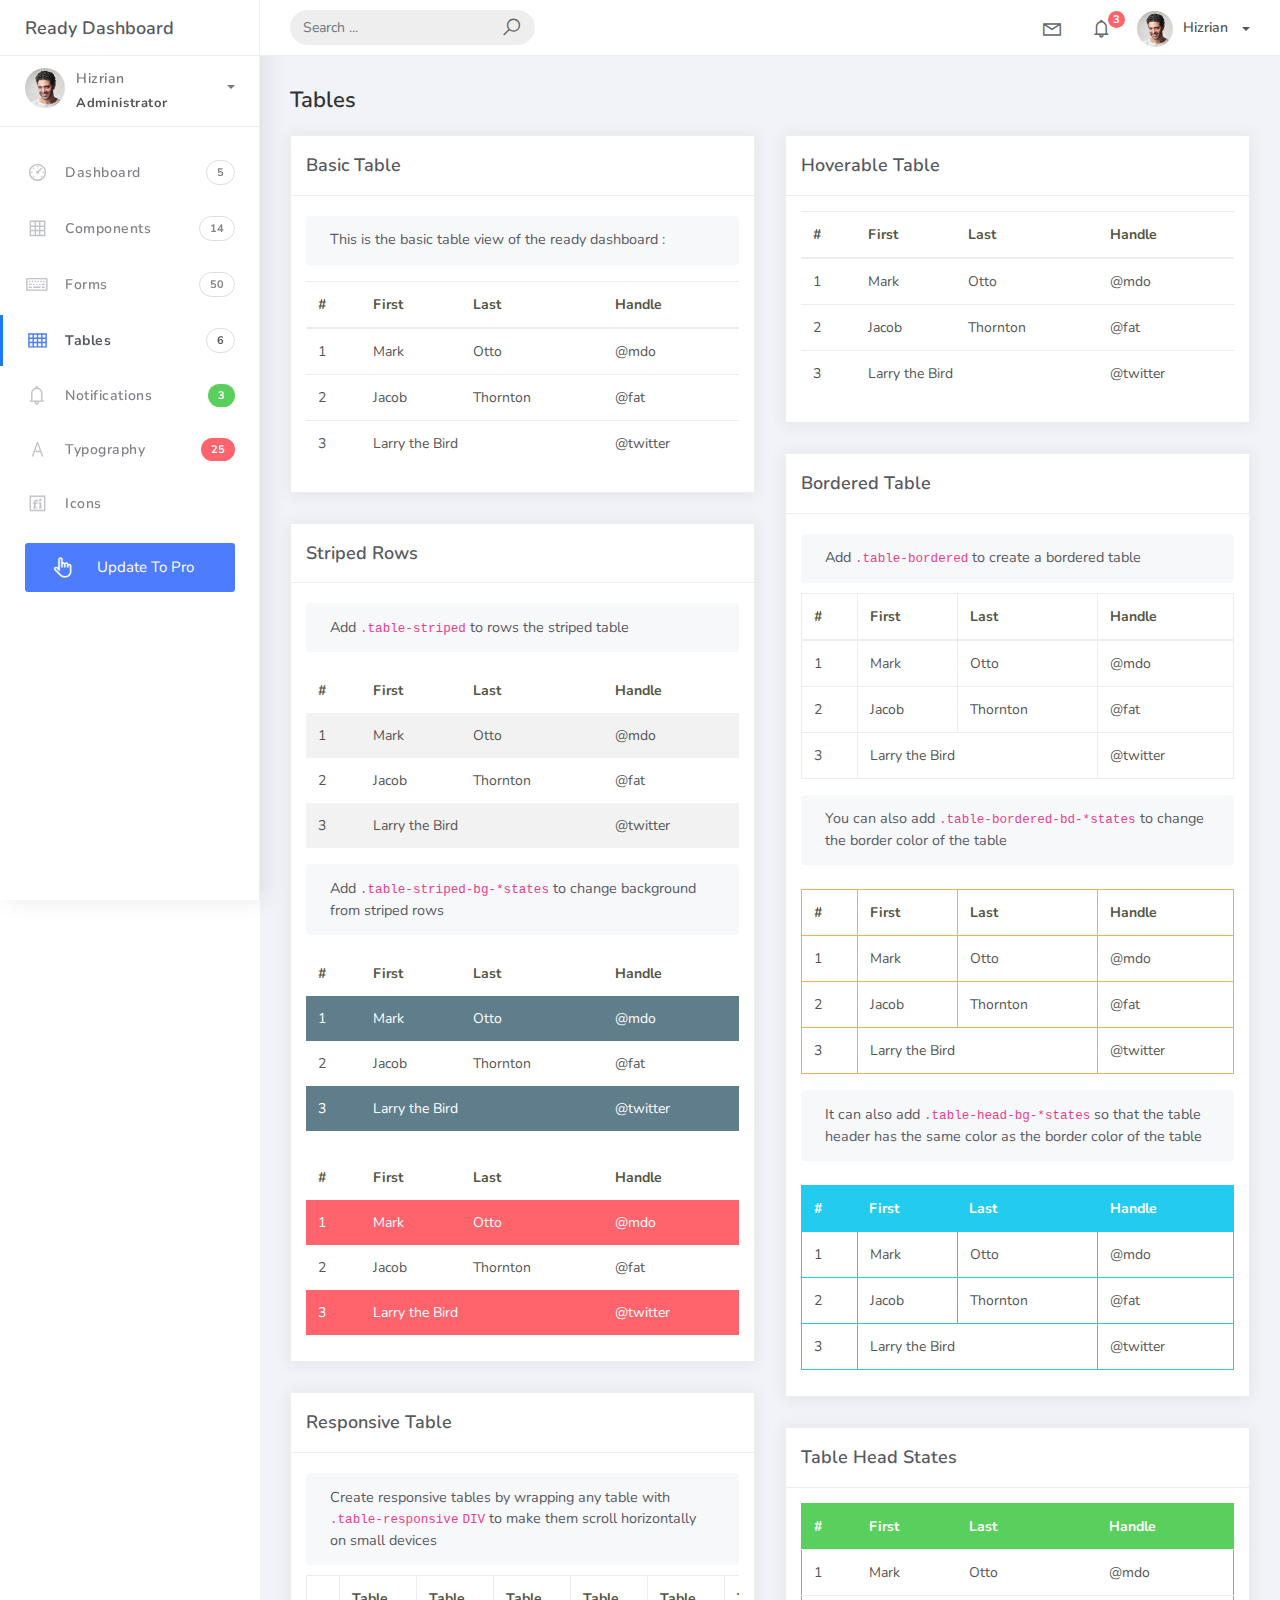
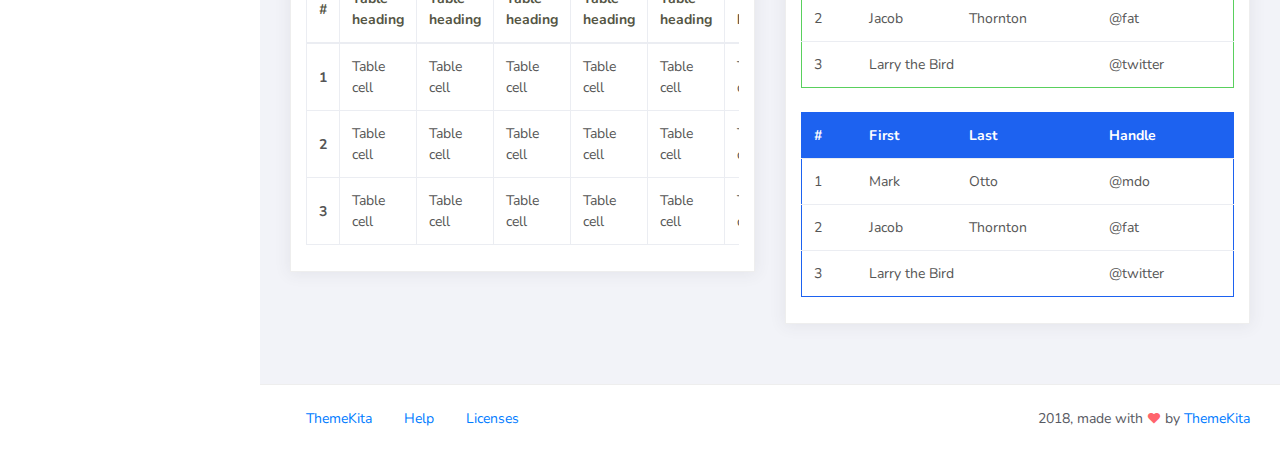
<file: Portfolio-MVC/wwwroot/Ready-Bootstrap-Dashboard-master/tables.html>
<!DOCTYPE html>
<html>
<head>
    <meta http-equiv="X-UA-Compatible" content="IE=edge,chrome=1" />
    <title>Tables - Ready Bootstrap Dashboard</title>
    <meta content='width=device-width, initial-scale=1.0, maximum-scale=1.0, user-scalable=0, shrink-to-fit=no' name='viewport' />
    <link rel="stylesheet" href="assets/css/bootstrap.min.css">
    <link rel="stylesheet" href="https://fonts.googleapis.com/css?family=Nunito:200,200i,300,300i,400,400i,600,600i,700,700i,800,800i,900,900i">
    <link rel="stylesheet" href="assets/css/ready.css">
    <link rel="stylesheet" href="assets/css/demo.css">
</head>
<body>
    <div class="wrapper">
        <div class="main-header">
            <div class="logo-header">
                <a href="index.html" class="logo">
                    Ready Dashboard
                </a>
                <button class="navbar-toggler sidenav-toggler ml-auto" type="button" data-toggle="collapse" data-target="collapse" aria-controls="sidebar" aria-expanded="false" aria-label="Toggle navigation">
                    <span class="navbar-toggler-icon"></span>
                </button>
                <button class="topbar-toggler more"><i class="la la-ellipsis-v"></i></button>
            </div>
            <nav class="navbar navbar-header navbar-expand-lg">
                <div class="container-fluid">

                    <form class="navbar-left navbar-form nav-search mr-md-3" action="">
                        <div class="input-group">
                            <input type="text" placeholder="Search ..." class="form-control">
                            <div class="input-group-append">
                                <span class="input-group-text">
                                    <i class="la la-search search-icon"></i>
                                </span>
                            </div>
                        </div>
                    </form>
                    <ul class="navbar-nav topbar-nav ml-md-auto align-items-center">
                        <li class="nav-item dropdown hidden-caret">
                            <a class="nav-link dropdown-toggle" href="#" id="navbarDropdown" role="button" data-toggle="dropdown" aria-haspopup="true" aria-expanded="false">
                                <i class="la la-envelope"></i>
                            </a>
                            <div class="dropdown-menu" aria-labelledby="navbarDropdown">
                                <a class="dropdown-item" href="#">Action</a>
                                <a class="dropdown-item" href="#">Another action</a>
                                <div class="dropdown-divider"></div>
                                <a class="dropdown-item" href="#">Something else here</a>
                            </div>
                        </li>
                        <li class="nav-item dropdown hidden-caret">
                            <a class="nav-link dropdown-toggle" href="#" id="navbarDropdown" role="button" data-toggle="dropdown" aria-haspopup="true" aria-expanded="false">
                                <i class="la la-bell"></i>
                                <span class="notification">3</span>
                            </a>
                            <ul class="dropdown-menu notif-box" aria-labelledby="navbarDropdown">
                                <li>
                                    <div class="dropdown-title">You have 4 new notification</div>
                                </li>
                                <li>
                                    <div class="notif-center">
                                        <a href="#">
                                            <div class="notif-icon notif-primary"> <i class="la la-user-plus"></i> </div>
                                            <div class="notif-content">
                                                <span class="block">
                                                    New user registered
                                                </span>
                                                <span class="time">5 minutes ago</span>
                                            </div>
                                        </a>
                                        <a href="#">
                                            <div class="notif-icon notif-success"> <i class="la la-comment"></i> </div>
                                            <div class="notif-content">
                                                <span class="block">
                                                    Rahmad commented on Admin
                                                </span>
                                                <span class="time">12 minutes ago</span>
                                            </div>
                                        </a>
                                        <a href="#">
                                            <div class="notif-img">
                                                <img src="assets/img/profile2.jpg" alt="Img Profile">
                                            </div>
                                            <div class="notif-content">
                                                <span class="block">
                                                    Reza send messages to you
                                                </span>
                                                <span class="time">12 minutes ago</span>
                                            </div>
                                        </a>
                                        <a href="#">
                                            <div class="notif-icon notif-danger"> <i class="la la-heart"></i> </div>
                                            <div class="notif-content">
                                                <span class="block">
                                                    Farrah liked Admin
                                                </span>
                                                <span class="time">17 minutes ago</span>
                                            </div>
                                        </a>
                                    </div>
                                </li>
                                <li>
                                    <a class="see-all" href="javascript:void(0);"> <strong>See all notifications</strong> <i class="la la-angle-right"></i> </a>
                                </li>
                            </ul>
                        </li>
                        <li class="nav-item dropdown">
                            <a class="dropdown-toggle profile-pic" data-toggle="dropdown" href="#" aria-expanded="false"> <img src="assets/img/profile.jpg" alt="user-img" width="36" class="img-circle"><span>Hizrian</span></span> </a>
                            <ul class="dropdown-menu dropdown-user">
                                <li>
                                    <div class="user-box">
                                        <div class="u-img"><img src="assets/img/profile.jpg" alt="user"></div>
                                        <div class="u-text">
                                            <h4>Hizrian</h4>
                                            <p class="text-muted">hello@themekita.com</p><a href="profile.html" class="btn btn-rounded btn-danger btn-sm">View Profile</a>
                                        </div>
                                    </div>
                                </li>
                                <div class="dropdown-divider"></div>
                                <a class="dropdown-item" href="#"><i class="ti-user"></i> My Profile</a>
                                <a class="dropdown-item" href="#"></i> My Balance</a>
                                <a class="dropdown-item" href="#"><i class="ti-email"></i> Inbox</a>
                                <div class="dropdown-divider"></div>
                                <a class="dropdown-item" href="#"><i class="ti-settings"></i> Account Setting</a>
                                <div class="dropdown-divider"></div>
                                <a class="dropdown-item" href="#"><i class="fa fa-power-off"></i> Logout</a>
                            </ul>
                            <!-- /.dropdown-user -->
                        </li>
                    </ul>
                </div>
            </nav>
        </div>
        <div class="sidebar">
            <div class="scrollbar-inner sidebar-wrapper">
                <div class="user">
                    <div class="photo">
                        <img src="assets/img/profile.jpg">
                    </div>
                    <div class="info">
                        <a class="" data-toggle="collapse" href="#collapseExample" aria-expanded="true">
                            <span>
                                Hizrian
                                <span class="user-level">Administrator</span>
                                <span class="caret"></span>
                            </span>
                        </a>
                        <div class="clearfix"></div>

                        <div class="collapse in" id="collapseExample" aria-expanded="true" style="">
                            <ul class="nav">
                                <li>
                                    <a href="#profile">
                                        <span class="link-collapse">My Profile</span>
                                    </a>
                                </li>
                                <li>
                                    <a href="#edit">
                                        <span class="link-collapse">Edit Profile</span>
                                    </a>
                                </li>
                                <li>
                                    <a href="#settings">
                                        <span class="link-collapse">Settings</span>
                                    </a>
                                </li>
                            </ul>
                        </div>
                    </div>
                </div>
                <ul class="nav">
                    <li class="nav-item">
                        <a href="index.html">
                            <i class="la la-dashboard"></i>
                            <p>Dashboard</p>
                            <span class="badge badge-count">5</span>
                        </a>
                    </li>
                    <li class="nav-item">
                        <a href="components.html">
                            <i class="la la-table"></i>
                            <p>Components</p>
                            <span class="badge badge-count">14</span>
                        </a>
                    </li>
                    <li class="nav-item">
                        <a href="forms.html">
                            <i class="la la-keyboard-o"></i>
                            <p>Forms</p>
                            <span class="badge badge-count">50</span>
                        </a>
                    </li>
                    <li class="nav-item active">
                        <a href="tables.html">
                            <i class="la la-th"></i>
                            <p>Tables</p>
                            <span class="badge badge-count">6</span>
                        </a>
                    </li>
                    <li class="nav-item">
                        <a href="notifications.html">
                            <i class="la la-bell"></i>
                            <p>Notifications</p>
                            <span class="badge badge-success">3</span>
                        </a>
                    </li>
                    <li class="nav-item">
                        <a href="typography.html">
                            <i class="la la-font"></i>
                            <p>Typography</p>
                            <span class="badge badge-danger">25</span>
                        </a>
                    </li>
                    <li class="nav-item">
                        <a href="icons.html">
                            <i class="la la-fonticons"></i>
                            <p>Icons</p>
                        </a>
                    </li>
                    <li class="nav-item update-pro">
                        <button data-toggle="modal" data-target="#modalUpdate">
                            <i class="la la-hand-pointer-o"></i>
                            <p>Update To Pro</p>
                        </button>
                    </li>
                </ul>
            </div>
        </div>
        <div class="main-panel">
            <div class="content">
                <div class="container-fluid">
                    <h4 class="page-title">Tables</h4>
                    <div class="row">
                        <div class="col-md-6">
                            <div class="card">
                                <div class="card-header">
                                    <div class="card-title">Basic Table</div>
                                </div>
                                <div class="card-body">
                                    <div class="card-sub">
                                        This is the basic table view of the ready dashboard :
                                    </div>
                                    <table class="table mt-3">
                                        <thead>
                                            <tr>
                                                <th scope="col">#</th>
                                                <th scope="col">First</th>
                                                <th scope="col">Last</th>
                                                <th scope="col">Handle</th>
                                            </tr>
                                        </thead>
                                        <tbody>
                                            <tr>
                                                <td>1</td>
                                                <td>Mark</td>
                                                <td>Otto</td>
                                                <td>@mdo</td>
                                            </tr>
                                            <tr>
                                                <td>2</td>
                                                <td>Jacob</td>
                                                <td>Thornton</td>
                                                <td>@fat</td>
                                            </tr>
                                            <tr>
                                                <td>3</td>
                                                <td colspan="2">Larry the Bird</td>
                                                <td>@twitter</td>
                                            </tr>
                                        </tbody>
                                    </table>
                                </div>
                            </div>
                            <div class="card">
                                <div class="card-header">
                                    <div class="card-title">Striped Rows</div>
                                </div>
                                <div class="card-body">
                                    <div class="card-sub">
                                        Add <code class="highlighter-rouge">.table-striped</code> to rows the striped table
                                    </div>
                                    <table class="table table-striped mt-3">
                                        <thead>
                                            <tr>
                                                <th scope="col">#</th>
                                                <th scope="col">First</th>
                                                <th scope="col">Last</th>
                                                <th scope="col">Handle</th>
                                            </tr>
                                        </thead>
                                        <tbody>
                                            <tr>
                                                <td>1</td>
                                                <td>Mark</td>
                                                <td>Otto</td>
                                                <td>@mdo</td>
                                            </tr>
                                            <tr>
                                                <td>2</td>
                                                <td>Jacob</td>
                                                <td>Thornton</td>
                                                <td>@fat</td>
                                            </tr>
                                            <tr>
                                                <td>3</td>
                                                <td colspan="2">Larry the Bird</td>
                                                <td>@twitter</td>
                                            </tr>
                                        </tbody>
                                    </table>
                                    <div class="card-sub">
                                        Add <code class="#highlighter-rouge">.table-striped-bg-*states</code> to change background from striped rows
                                    </div>
                                    <table class="table table-striped table-striped-bg-default mt-3">
                                        <thead>
                                            <tr>
                                                <th scope="col">#</th>
                                                <th scope="col">First</th>
                                                <th scope="col">Last</th>
                                                <th scope="col">Handle</th>
                                            </tr>
                                        </thead>
                                        <tbody>
                                            <tr>
                                                <td>1</td>
                                                <td>Mark</td>
                                                <td>Otto</td>
                                                <td>@mdo</td>
                                            </tr>
                                            <tr>
                                                <td>2</td>
                                                <td>Jacob</td>
                                                <td>Thornton</td>
                                                <td>@fat</td>
                                            </tr>
                                            <tr>
                                                <td>3</td>
                                                <td colspan="2">Larry the Bird</td>
                                                <td>@twitter</td>
                                            </tr>
                                        </tbody>
                                    </table>
                                    <table class="table table-striped table-striped-bg-danger mt-4">
                                        <thead>
                                            <tr>
                                                <th scope="col">#</th>
                                                <th scope="col">First</th>
                                                <th scope="col">Last</th>
                                                <th scope="col">Handle</th>
                                            </tr>
                                        </thead>
                                        <tbody>
                                            <tr>
                                                <td>1</td>
                                                <td>Mark</td>
                                                <td>Otto</td>
                                                <td>@mdo</td>
                                            </tr>
                                            <tr>
                                                <td>2</td>
                                                <td>Jacob</td>
                                                <td>Thornton</td>
                                                <td>@fat</td>
                                            </tr>
                                            <tr>
                                                <td>3</td>
                                                <td colspan="2">Larry the Bird</td>
                                                <td>@twitter</td>
                                            </tr>
                                        </tbody>
                                    </table>
                                </div>
                            </div>
                            <div class="card">
                                <div class="card-header">
                                    <div class="card-title">Responsive Table</div>
                                </div>
                                <div class="card-body">
                                    <div class="card-sub">
                                        Create responsive tables by wrapping any table with <code class="highlighter-rouge">.table-responsive</code> <code class="highlighter-rouge">DIV</code> to make them scroll horizontally on small devices
                                    </div>
                                    <div class="table-responsive">
                                        <table class="table table-bordered">
                                            <thead>
                                                <tr>
                                                    <th>#</th>
                                                    <th>Table heading</th>
                                                    <th>Table heading</th>
                                                    <th>Table heading</th>
                                                    <th>Table heading</th>
                                                    <th>Table heading</th>
                                                    <th>Table heading</th>
                                                </tr>
                                            </thead>
                                            <tbody>
                                                <tr>
                                                    <th scope="row">1</th>
                                                    <td>Table cell</td>
                                                    <td>Table cell</td>
                                                    <td>Table cell</td>
                                                    <td>Table cell</td>
                                                    <td>Table cell</td>
                                                    <td>Table cell</td>
                                                </tr>
                                                <tr>
                                                    <th scope="row">2</th>
                                                    <td>Table cell</td>
                                                    <td>Table cell</td>
                                                    <td>Table cell</td>
                                                    <td>Table cell</td>
                                                    <td>Table cell</td>
                                                    <td>Table cell</td>
                                                </tr>
                                                <tr>
                                                    <th scope="row">3</th>
                                                    <td>Table cell</td>
                                                    <td>Table cell</td>
                                                    <td>Table cell</td>
                                                    <td>Table cell</td>
                                                    <td>Table cell</td>
                                                    <td>Table cell</td>
                                                </tr>
                                            </tbody>
                                        </table>
                                    </div>
                                </div>
                            </div>
                        </div>
                        <div class="col-md-6">
                            <div class="card">
                                <div class="card-header">
                                    <div class="card-title">Hoverable Table</div>
                                </div>
                                <div class="card-body">
                                    <table class="table table-hover">
                                        <thead>
                                            <tr>
                                                <th scope="col">#</th>
                                                <th scope="col">First</th>
                                                <th scope="col">Last</th>
                                                <th scope="col">Handle</th>
                                            </tr>
                                        </thead>
                                        <tbody>
                                            <tr>
                                                <td>1</td>
                                                <td>Mark</td>
                                                <td>Otto</td>
                                                <td>@mdo</td>
                                            </tr>
                                            <tr>
                                                <td>2</td>
                                                <td>Jacob</td>
                                                <td>Thornton</td>
                                                <td>@fat</td>
                                            </tr>
                                            <tr>
                                                <td>3</td>
                                                <td colspan="2">Larry the Bird</td>
                                                <td>@twitter</td>
                                            </tr>
                                        </tbody>
                                    </table>
                                </div>
                            </div>
                            <div class="card">
                                <div class="card-header">
                                    <div class="card-title">Bordered Table</div>
                                </div>
                                <div class="card-body">
                                    <div class="card-sub">
                                        Add <code class="highlighter-rouge">.table-bordered</code> to create a bordered table
                                    </div>
                                    <table class="table table-bordered">
                                        <thead>
                                            <tr>
                                                <th scope="col">#</th>
                                                <th scope="col">First</th>
                                                <th scope="col">Last</th>
                                                <th scope="col">Handle</th>
                                            </tr>
                                        </thead>
                                        <tbody>
                                            <tr>
                                                <td>1</td>
                                                <td>Mark</td>
                                                <td>Otto</td>
                                                <td>@mdo</td>
                                            </tr>
                                            <tr>
                                                <td>2</td>
                                                <td>Jacob</td>
                                                <td>Thornton</td>
                                                <td>@fat</td>
                                            </tr>
                                            <tr>
                                                <td>3</td>
                                                <td colspan="2">Larry the Bird</td>
                                                <td>@twitter</td>
                                            </tr>
                                        </tbody>
                                    </table>
                                    <div class="card-sub">
                                        You can also add <code class="highlighter-rouge">.table-bordered-bd-*states</code> to change the border color of the table
                                    </div>
                                    <table class="table table-bordered table-bordered-bd-warning mt-4">
                                        <thead>
                                            <tr>
                                                <th scope="col">#</th>
                                                <th scope="col">First</th>
                                                <th scope="col">Last</th>
                                                <th scope="col">Handle</th>
                                            </tr>
                                        </thead>
                                        <tbody>
                                            <tr>
                                                <td>1</td>
                                                <td>Mark</td>
                                                <td>Otto</td>
                                                <td>@mdo</td>
                                            </tr>
                                            <tr>
                                                <td>2</td>
                                                <td>Jacob</td>
                                                <td>Thornton</td>
                                                <td>@fat</td>
                                            </tr>
                                            <tr>
                                                <td>3</td>
                                                <td colspan="2">Larry the Bird</td>
                                                <td>@twitter</td>
                                            </tr>
                                        </tbody>
                                    </table>
                                    <div class="card-sub">
                                        It can also add <code class="highlight-rouge">.table-head-bg-*states</code> so that the table header has the same color as the border color of the table
                                    </div>
                                    <table class="table table-bordered table-head-bg-info table-bordered-bd-info mt-4">
                                        <thead>
                                            <tr>
                                                <th scope="col">#</th>
                                                <th scope="col">First</th>
                                                <th scope="col">Last</th>
                                                <th scope="col">Handle</th>
                                            </tr>
                                        </thead>
                                        <tbody>
                                            <tr>
                                                <td>1</td>
                                                <td>Mark</td>
                                                <td>Otto</td>
                                                <td>@mdo</td>
                                            </tr>
                                            <tr>
                                                <td>2</td>
                                                <td>Jacob</td>
                                                <td>Thornton</td>
                                                <td>@fat</td>
                                            </tr>
                                            <tr>
                                                <td>3</td>
                                                <td colspan="2">Larry the Bird</td>
                                                <td>@twitter</td>
                                            </tr>
                                        </tbody>
                                    </table>
                                </div>
                            </div>
                            <div class="card">
                                <div class="card-header">
                                    <div class="card-title">Table Head States</div>
                                </div>
                                <div class="card-body">
                                    <table class="table table-head-bg-success">
                                        <thead>
                                            <tr>
                                                <th scope="col">#</th>
                                                <th scope="col">First</th>
                                                <th scope="col">Last</th>
                                                <th scope="col">Handle</th>
                                            </tr>
                                        </thead>
                                        <tbody>
                                            <tr>
                                                <td>1</td>
                                                <td>Mark</td>
                                                <td>Otto</td>
                                                <td>@mdo</td>
                                            </tr>
                                            <tr>
                                                <td>2</td>
                                                <td>Jacob</td>
                                                <td>Thornton</td>
                                                <td>@fat</td>
                                            </tr>
                                            <tr>
                                                <td>3</td>
                                                <td colspan="2">Larry the Bird</td>
                                                <td>@twitter</td>
                                            </tr>
                                        </tbody>
                                    </table>
                                    <table class="table table-head-bg-primary mt-4">
                                        <thead>
                                            <tr>
                                                <th scope="col">#</th>
                                                <th scope="col">First</th>
                                                <th scope="col">Last</th>
                                                <th scope="col">Handle</th>
                                            </tr>
                                        </thead>
                                        <tbody>
                                            <tr>
                                                <td>1</td>
                                                <td>Mark</td>
                                                <td>Otto</td>
                                                <td>@mdo</td>
                                            </tr>
                                            <tr>
                                                <td>2</td>
                                                <td>Jacob</td>
                                                <td>Thornton</td>
                                                <td>@fat</td>
                                            </tr>
                                            <tr>
                                                <td>3</td>
                                                <td colspan="2">Larry the Bird</td>
                                                <td>@twitter</td>
                                            </tr>
                                        </tbody>
                                    </table>
                                </div>
                            </div>
                        </div>
                    </div>
                </div>
            </div>
            <footer class="footer">
                <div class="container-fluid">
                    <nav class="pull-left">
                        <ul class="nav">
                            <li class="nav-item">
                                <a class="nav-link" href="http://www.themekita.com">
                                    ThemeKita
                                </a>
                            </li>
                            <li class="nav-item">
                                <a class="nav-link" href="#">
                                    Help
                                </a>
                            </li>
                            <li class="nav-item">
                                <a class="nav-link" href="https://themewagon.com/license/#free-item">
                                    Licenses
                                </a>
                            </li>
                        </ul>
                    </nav>
                    <div class="copyright ml-auto">
                        2018, made with <i class="la la-heart heart text-danger"></i> by <a href="http://www.themekita.com">ThemeKita</a>
                    </div>
                </div>
            </footer>
        </div>
    </div>
    </div>
    </div>
    <!-- Modal -->
    <div class="modal fade" id="modalUpdate" tabindex="-1" role="dialog" aria-labelledby="modalUpdatePro" aria-hidden="true">
        <div class="modal-dialog modal-dialog-centered" role="document">
            <div class="modal-content">
                <div class="modal-header bg-primary">
                    <h6 class="modal-title"><i class="la la-frown-o"></i> Under Development</h6>
                    <button type="button" class="close" data-dismiss="modal" aria-label="Close">
                        <span aria-hidden="true">&times;</span>
                    </button>
                </div>
                <div class="modal-body text-center">
                    <p>Currently the pro version of the <b>Ready Dashboard</b> Bootstrap is in progress development</p>
                    <p>
                        <b>We'll let you know when it's done</b>
                    </p>
                </div>
                <div class="modal-footer">
                    <button type="button" class="btn btn-secondary" data-dismiss="modal">Close</button>
                </div>
            </div>
        </div>
    </div>
</body>
<script src="assets/js/core/jquery.3.2.1.min.js"></script>
<script src="assets/js/plugin/jquery-ui-1.12.1.custom/jquery-ui.min.js"></script>
<script src="assets/js/core/popper.min.js"></script>
<script src="assets/js/core/bootstrap.min.js"></script>
<script src="assets/js/plugin/chartist/chartist.min.js"></script>
<script src="assets/js/plugin/chartist/plugin/chartist-plugin-tooltip.min.js"></script>
<script src="assets/js/plugin/bootstrap-notify/bootstrap-notify.min.js"></script>
<script src="assets/js/plugin/bootstrap-toggle/bootstrap-toggle.min.js"></script>
<script src="assets/js/plugin/jquery-mapael/jquery.mapael.min.js"></script>
<script src="assets/js/plugin/jquery-mapael/maps/world_countries.min.js"></script>
<script src="assets/js/plugin/chart-circle/circles.min.js"></script>
<script src="assets/js/plugin/jquery-scrollbar/jquery.scrollbar.min.js"></script>
<script src="assets/js/ready.min.js"></script>
<script>
    $('#displayNotif').on('click', function () {
        var placementFrom = $('#notify_placement_from option:selected').val();
        var placementAlign = $('#notify_placement_align option:selected').val();
        var state = $('#notify_state option:selected').val();
        var style = $('#notify_style option:selected').val();
        var content = {};

        content.message = 'Turning standard Bootstrap alerts into "notify" like notifications';
        content.title = 'Bootstrap notify';
        if (style == "withicon") {
            content.icon = 'la la-bell';
        } else {
            content.icon = 'none';
        }
        content.url = 'index.html';
        content.target = '_blank';

        $.notify(content, {
            type: state,
            placement: {
                from: placementFrom,
                align: placementAlign
            },
            time: 1000,
        });
    });
</script>
</html>
</file>
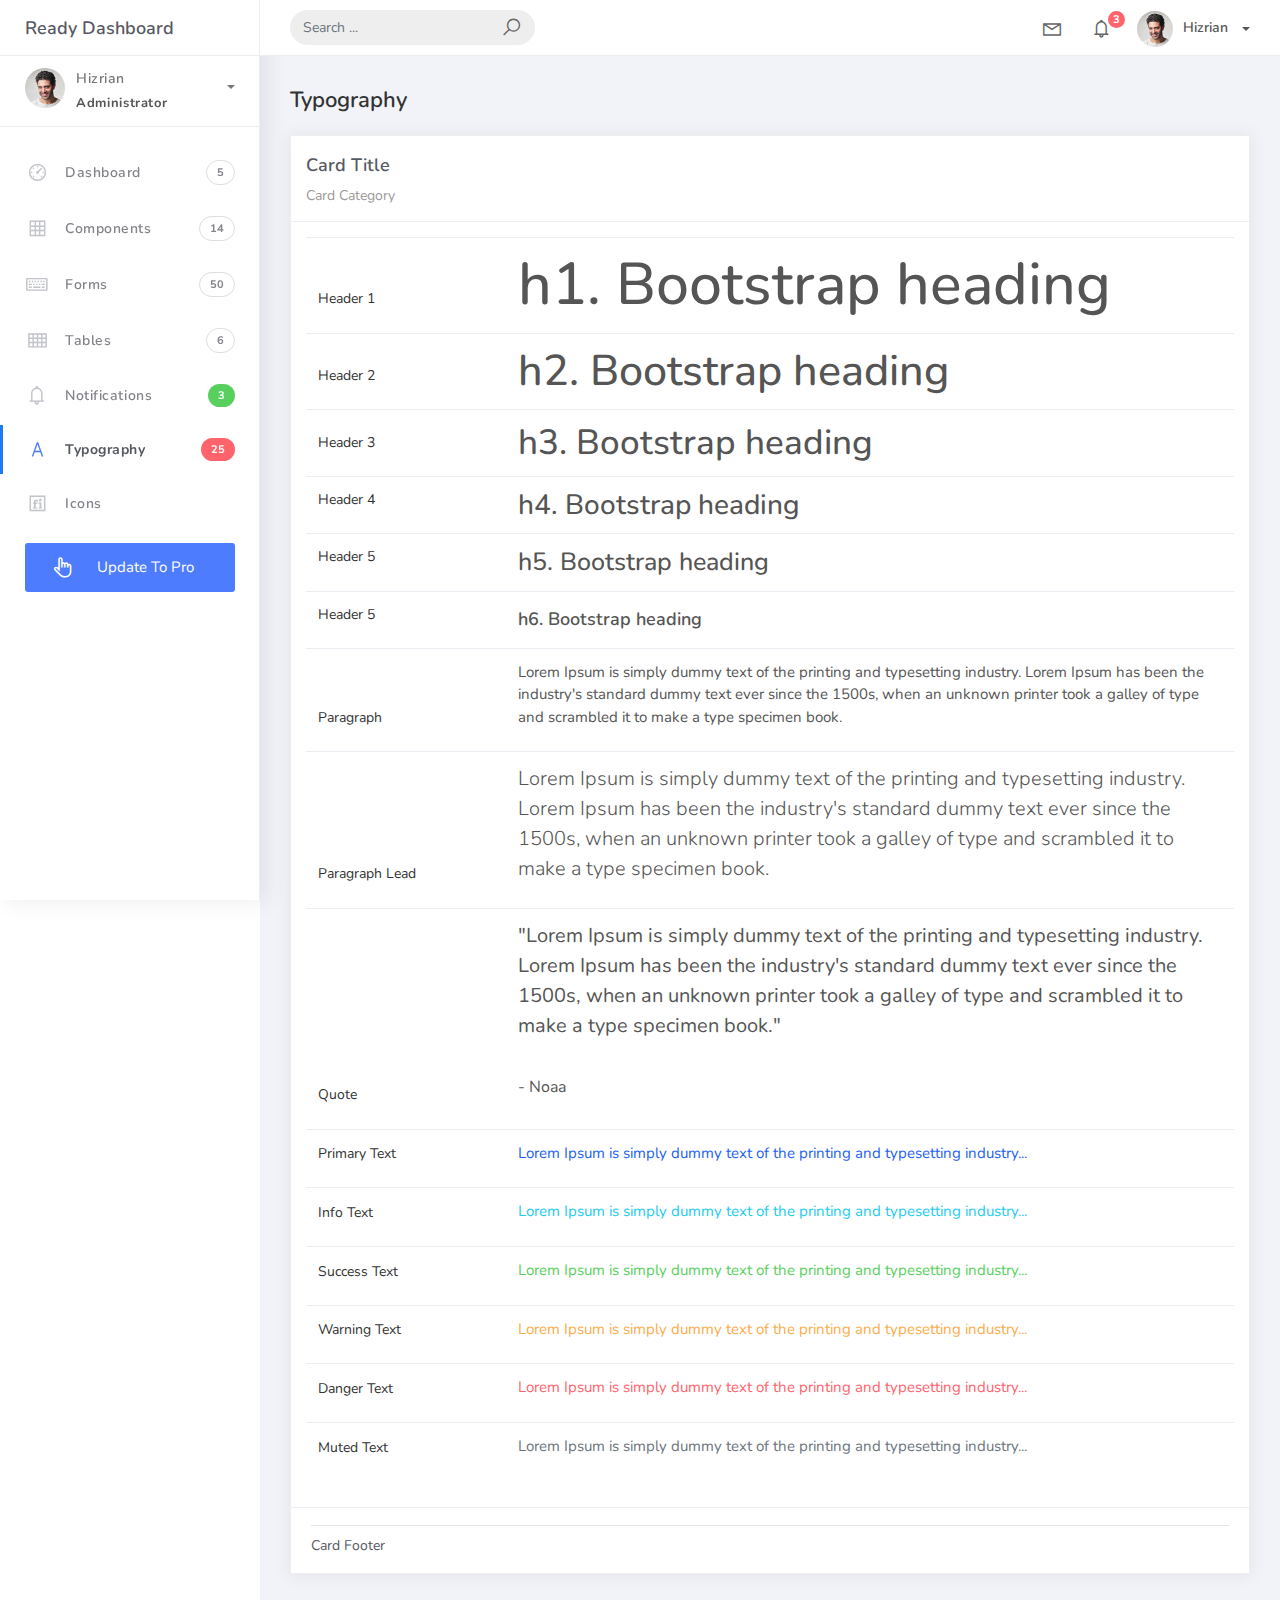
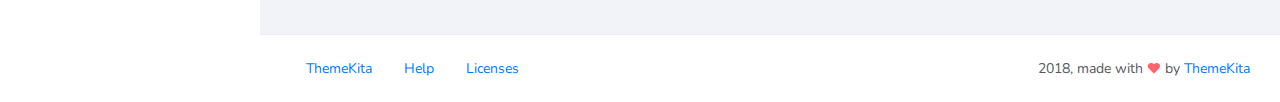
<file: Portfolio-MVC/wwwroot/Ready-Bootstrap-Dashboard-master/typography.html>
<!DOCTYPE html>
<html>
<head>
	<meta http-equiv="X-UA-Compatible" content="IE=edge,chrome=1" />
	<title>Typography - Ready Bootstrap Dashboard</title>
	<meta content='width=device-width, initial-scale=1.0, maximum-scale=1.0, user-scalable=0, shrink-to-fit=no' name='viewport' />
	<link rel="stylesheet" href="assets/css/bootstrap.min.css">
	<link rel="stylesheet" href="https://fonts.googleapis.com/css?family=Nunito:200,200i,300,300i,400,400i,600,600i,700,700i,800,800i,900,900i">
	<link rel="stylesheet" href="assets/css/ready.css">
	<link rel="stylesheet" href="assets/css/demo.css">
</head>
<body>
	<div class="wrapper">
		<div class="main-header">
			<div class="logo-header">
				<a href="index.html" class="logo">
					Ready Dashboard
				</a>
				<button class="navbar-toggler sidenav-toggler ml-auto" type="button" data-toggle="collapse" data-target="collapse" aria-controls="sidebar" aria-expanded="false" aria-label="Toggle navigation">
					<span class="navbar-toggler-icon"></span>
				</button>
				<button class="topbar-toggler more"><i class="la la-ellipsis-v"></i></button>
			</div>
			<nav class="navbar navbar-header navbar-expand-lg">
				<div class="container-fluid">
					
					<form class="navbar-left navbar-form nav-search mr-md-3" action="">
						<div class="input-group">
							<input type="text" placeholder="Search ..." class="form-control">
							<div class="input-group-append">
								<span class="input-group-text">
									<i class="la la-search search-icon"></i>
								</span>
							</div>
						</div>
					</form>
					<ul class="navbar-nav topbar-nav ml-md-auto align-items-center">
						<li class="nav-item dropdown hidden-caret">
							<a class="nav-link dropdown-toggle" href="#" id="navbarDropdown" role="button" data-toggle="dropdown" aria-haspopup="true" aria-expanded="false">
								<i class="la la-envelope"></i>
							</a>
							<div class="dropdown-menu" aria-labelledby="navbarDropdown">
								<a class="dropdown-item" href="#">Action</a>
								<a class="dropdown-item" href="#">Another action</a>
								<div class="dropdown-divider"></div>
								<a class="dropdown-item" href="#">Something else here</a>
							</div>
						</li>
						<li class="nav-item dropdown hidden-caret">
							<a class="nav-link dropdown-toggle" href="#" id="navbarDropdown" role="button" data-toggle="dropdown" aria-haspopup="true" aria-expanded="false">
								<i class="la la-bell"></i>
								<span class="notification">3</span>
							</a>
							<ul class="dropdown-menu notif-box" aria-labelledby="navbarDropdown">
								<li>
									<div class="dropdown-title">You have 4 new notification</div>
								</li>
								<li>
									<div class="notif-center">
										<a href="#">
											<div class="notif-icon notif-primary"> <i class="la la-user-plus"></i> </div>
											<div class="notif-content">
												<span class="block">
													New user registered
												</span>
												<span class="time">5 minutes ago</span> 
											</div>
										</a>
										<a href="#">
											<div class="notif-icon notif-success"> <i class="la la-comment"></i> </div>
											<div class="notif-content">
												<span class="block">
													Rahmad commented on Admin
												</span>
												<span class="time">12 minutes ago</span> 
											</div>
										</a>
										<a href="#">
											<div class="notif-img"> 
												<img src="assets/img/profile2.jpg" alt="Img Profile">
											</div>
											<div class="notif-content">
												<span class="block">
													Reza send messages to you
												</span>
												<span class="time">12 minutes ago</span> 
											</div>
										</a>
										<a href="#">
											<div class="notif-icon notif-danger"> <i class="la la-heart"></i> </div>
											<div class="notif-content">
												<span class="block">
													Farrah liked Admin
												</span>
												<span class="time">17 minutes ago</span> 
											</div>
										</a>
									</div>
								</li>
								<li>
									<a class="see-all" href="javascript:void(0);"> <strong>See all notifications</strong> <i class="la la-angle-right"></i> </a>
								</li>
							</ul>
						</li>
						<li class="nav-item dropdown">
							<a class="dropdown-toggle profile-pic" data-toggle="dropdown" href="#" aria-expanded="false"> <img src="assets/img/profile.jpg" alt="user-img" width="36" class="img-circle"><span >Hizrian</span></span> </a>
							<ul class="dropdown-menu dropdown-user">
								<li>
									<div class="user-box">
										<div class="u-img"><img src="assets/img/profile.jpg" alt="user"></div>
										<div class="u-text">
											<h4>Hizrian</h4>
											<p class="text-muted">hello@themekita.com</p><a href="profile.html" class="btn btn-rounded btn-danger btn-sm">View Profile</a></div>
										</div>
									</li>
									<div class="dropdown-divider"></div>
									<a class="dropdown-item" href="#"><i class="ti-user"></i> My Profile</a>
									<a class="dropdown-item" href="#"></i> My Balance</a>
									<a class="dropdown-item" href="#"><i class="ti-email"></i> Inbox</a>
									<div class="dropdown-divider"></div>
									<a class="dropdown-item" href="#"><i class="ti-settings"></i> Account Setting</a>
									<div class="dropdown-divider"></div>
									<a class="dropdown-item" href="#"><i class="fa fa-power-off"></i> Logout</a>
								</ul>
								<!-- /.dropdown-user -->
							</li>
						</ul>
					</div>
				</nav>
			</div>
			<div class="sidebar">
				<div class="scrollbar-inner sidebar-wrapper">
					<div class="user">
						<div class="photo">
							<img src="assets/img/profile.jpg">
						</div>
						<div class="info">
							<a class="" data-toggle="collapse" href="#collapseExample" aria-expanded="true">
								<span>
									Hizrian
									<span class="user-level">Administrator</span>
									<span class="caret"></span>
								</span>
							</a>
							<div class="clearfix"></div>

							<div class="collapse in" id="collapseExample" aria-expanded="true" style="">
								<ul class="nav">
									<li>
										<a href="#profile">
											<span class="link-collapse">My Profile</span>
										</a>
									</li>
									<li>
										<a href="#edit">
											<span class="link-collapse">Edit Profile</span>
										</a>
									</li>
									<li>
										<a href="#settings">
											<span class="link-collapse">Settings</span>
										</a>
									</li>
								</ul>
							</div>
						</div>
					</div>
					<ul class="nav">
						<li class="nav-item">
							<a href="index.html">
								<i class="la la-dashboard"></i>
								<p>Dashboard</p>
								<span class="badge badge-count">5</span>
							</a>
						</li>
						<li class="nav-item">
							<a href="components.html">
								<i class="la la-table"></i>
								<p>Components</p>
								<span class="badge badge-count">14</span>
							</a>
						</li>
						<li class="nav-item">
							<a href="forms.html">
								<i class="la la-keyboard-o"></i>
								<p>Forms</p>
								<span class="badge badge-count">50</span>
							</a>
						</li>
						<li class="nav-item">
							<a href="tables.html">
								<i class="la la-th"></i>
								<p>Tables</p>
								<span class="badge badge-count">6</span>
							</a>
						</li>
						<li class="nav-item">
							<a href="notifications.html">
								<i class="la la-bell"></i>
								<p>Notifications</p>
								<span class="badge badge-success">3</span>
							</a>
						</li>
						<li class="nav-item active">
							<a href="typography.html">
								<i class="la la-font"></i>
								<p>Typography</p>
								<span class="badge badge-danger">25</span>
							</a>
						</li>
						<li class="nav-item">
							<a href="icons.html">
								<i class="la la-fonticons"></i>
								<p>Icons</p>
							</a>
						</li>
						<li class="nav-item update-pro">
							<button  data-toggle="modal" data-target="#modalUpdate">
								<i class="la la-hand-pointer-o"></i>
								<p>Update To Pro</p>
							</button>
						</li>
					</ul>
				</div>
			</div>
			<div class="main-panel">
				<div class="content">
					<div class="container-fluid">
						<h4 class="page-title">Typography</h4>
						<div class="row">
							<div class="col-md-12">
								<div class="card">
									<div class="card-header">
										<div class="card-title">Card Title</div>
										<div class="card-category">Card Category</div>
									</div>
									<div class="card-body">
										<table class="table table-typo">
											<tbody>
												<tr>
													<td>
														<p>Header 1</p>

													</td>
													<td><span class="h1">h1. Bootstrap heading</span></td>
												</tr>
												<tr>
													<td>
														<p>Header 2</p>

													</td>
													<td><span class="h2">h2. Bootstrap heading</span></td>
												</tr>
												<tr>
													<td>
														<p>Header 3</p>

													</td>
													<td><span class="h3">h3. Bootstrap heading</span></td>
												</tr>
												<tr>
													<td>
														<p>Header 4</p>

													</td>
													<td><span class="h4">h4. Bootstrap heading</span></td>
												</tr>
												<tr>
													<td>
														<p>Header 5</p>

													</td>
													<td><span class="h5">h5. Bootstrap heading</span></td>
												</tr>
												<tr>
													<td>
														<p>Header 5</p>

													</td>
													<td><span class="h6">h6. Bootstrap heading</span></td>
												</tr>
												<tr>
													<td>
														<p>Paragraph</p>

													</td>
													<td><p>Lorem Ipsum is simply dummy text of the printing and typesetting industry. Lorem Ipsum has been the industry's standard dummy text ever since the 1500s, when an unknown printer took a galley of type and scrambled it to make a type specimen book.</p></span></td>
												</tr>
												<tr>
													<td>
														<p>Paragraph Lead</p>

													</td>
													<td><p class="lead">Lorem Ipsum is simply dummy text of the printing and typesetting industry. Lorem Ipsum has been the industry's standard dummy text ever since the 1500s, when an unknown printer took a galley of type and scrambled it to make a type specimen book.</p></td>
												</tr>
												<tr>
													<td>
														<p>Quote</p>

													</td>
													<td><blockquote>
														<p class="blockquote blockquote-primary">
															"Lorem Ipsum is simply dummy text of the printing and typesetting industry. Lorem Ipsum has been the industry's standard dummy text ever since the 1500s, when an unknown printer took a galley of type and scrambled it to make a type specimen book."
															<br>
															<br>
															<small>
																- Noaa
															</small>
														</p>
													</blockquote></td>
												</tr>
												<tr>
													<td>
														<p>Primary Text</p>

													</td>
													<td><p class="text-primary">Lorem Ipsum is simply dummy text of the printing and typesetting industry...</p></span></td>
												</tr>
												<tr>
													<td>
														<p>Info Text</p>

													</td>
													<td><p class="text-info">Lorem Ipsum is simply dummy text of the printing and typesetting industry...</p></span></td>
												</tr>
												<tr>
													<td>
														<p>Success Text</p>

													</td>
													<td><p class="text-success">Lorem Ipsum is simply dummy text of the printing and typesetting industry...</p></span></td>
												</tr>
												<tr>
													<td>
														<p>Warning Text</p>

													</td>
													<td><p class="text-warning">Lorem Ipsum is simply dummy text of the printing and typesetting industry...</p></span></td>
												</tr>
												<tr>
													<td>
														<p>Danger Text</p>

													</td>
													<td><p class="text-danger">Lorem Ipsum is simply dummy text of the printing and typesetting industry...</p></span></td>
												</tr>
												<tr>
													<td>
														<p>Muted Text</p>

													</td>
													<td><p class="text-muted">Lorem Ipsum is simply dummy text of the printing and typesetting industry...</p></span></td>
												</tr>
											</tbody>
										</table>
									</div>
									<div class="card-footer">
										<hr>
										Card Footer
									</div>
								</div>
							</div>
						</div>
					</div>
				</div>
				<footer class="footer">
					<div class="container-fluid">
						<nav class="pull-left">
							<ul class="nav">
								<li class="nav-item">
									<a class="nav-link" href="http://www.themekita.com">
										ThemeKita
									</a>
								</li>
								<li class="nav-item">
									<a class="nav-link" href="#">
										Help
									</a>
								</li>
								<li class="nav-item">
									<a class="nav-link" href="https://themewagon.com/license/#free-item">
										Licenses
									</a>
								</li>
							</ul>
						</nav>
						<div class="copyright ml-auto">
							2018, made with <i class="la la-heart heart text-danger"></i> by <a href="http://www.themekita.com">ThemeKita</a>
						</div>				
					</div>
				</footer>
			</div>
		</div>
	</div>
	<!-- Modal -->
	<div class="modal fade" id="modalUpdate" tabindex="-1" role="dialog" aria-labelledby="modalUpdatePro" aria-hidden="true">
		<div class="modal-dialog modal-dialog-centered" role="document">
			<div class="modal-content">
				<div class="modal-header bg-primary">
					<h6 class="modal-title"><i class="la la-frown-o"></i> Under Development</h6>
					<button type="button" class="close" data-dismiss="modal" aria-label="Close">
						<span aria-hidden="true">&times;</span>
					</button>
				</div>
				<div class="modal-body text-center">									
					<p>Currently the pro version of the <b>Ready Dashboard</b> Bootstrap is in progress development</p>
					<p>
					<b>We'll let you know when it's done</b></p>
				</div>
				<div class="modal-footer">
					<button type="button" class="btn btn-secondary" data-dismiss="modal">Close</button>
				</div>
			</div>
		</div>
	</div>
</body>
<script src="assets/js/core/jquery.3.2.1.min.js"></script>
<script src="assets/js/plugin/jquery-ui-1.12.1.custom/jquery-ui.min.js"></script>
<script src="assets/js/core/popper.min.js"></script>
<script src="assets/js/core/bootstrap.min.js"></script>
<script src="assets/js/plugin/chartist/chartist.min.js"></script>
<script src="assets/js/plugin/chartist/plugin/chartist-plugin-tooltip.min.js"></script>
<script src="assets/js/plugin/bootstrap-notify/bootstrap-notify.min.js"></script>
<script src="assets/js/plugin/bootstrap-toggle/bootstrap-toggle.min.js"></script>
<script src="assets/js/plugin/jquery-mapael/jquery.mapael.min.js"></script>
<script src="assets/js/plugin/jquery-mapael/maps/world_countries.min.js"></script>
<script src="assets/js/plugin/chart-circle/circles.min.js"></script>
<script src="assets/js/plugin/jquery-scrollbar/jquery.scrollbar.min.js"></script>
<script src="assets/js/ready.min.js"></script>
</html>
</file>
<file: Portfolio-MVC/wwwroot/Ready-Bootstrap-Dashboard-master/assets/css/demo.css>
.update-pro{
	margin: 15px 25px;}

.update-pro button {
		padding: 13px 25px;
	background: #4d7cfe;
	color: #fff;
	border-radius: 3px;
	justify-content: center;
	width: 100%;
	border: 0;
	cursor: pointer;
}

.update-pro button:hover {
	background: #4d7cfe !important;
	color: #fff;
	transform: translateY(-2px);
	transition: all .2s linear;
}

.update-pro:hover button:before{
	display: none;
}

.update-pro button p, .update-pro button i{
	color: #fff !important;
	margin-bottom: 0px;
}

.update-pro button i{
	margin-right: 5px !important;
	font-size: 23px;
	color: #C3C5CA;
	margin-right: 15px;
	width: 25px;
	text-align: center;
	vertical-align: middle;
	float: left;
}

.demo .btn, .demo .progress{
	margin-bottom: 15px !important;
}

.demo .form-check-label, .demo .form-radio-label{
	margin-right: 15px;
}

.demo #slider{
	margin-bottom: 15px;
}

.table-typo tbody > tr > td{
	border-color: #fafafa;
}

.table-typo tbody > tr > td:first-child{
	min-width: 200px;
	vertical-align: bottom;
}

.table-typo tbody > tr > td:first-child p{
	font-size: 14px;
	color: #333;
}

.demo-icon {
	display: flex;
	flex-direction: row;
	align-items: center;
	margin-bottom: 20px;
	padding: 10px;
	transition: all .2s;
}

.demo-icon:hover{
	background-color: #f4f5f8;
	border-radius: 3px;
}

.demo-icon .icon-preview{
	font-size: 1.8rem;
	margin-right: 10px;
	line-height: 1;
	color: #333439;
}

.demo-icon .icon-class{
	font-weight: 300;
	font-size: 13px;
	color: #777;
}

.from-show-notify .form-control{
	margin-bottom: 15px;
}

.from-show-notify label{
	padding-top: 0.65rem;
}
</file>
<file: Portfolio-MVC/wwwroot/hola-master/css/base.css>
/* =================================================================== 
 *
 *  Hola v1.0 Base Stylesheet
 *  10-02-2017
 *  ------------------------------------------------------------------
 *
 *  TOC:
 *  # Normalize
 *  # Basic/base setup styles
 *      ## Media
 *      ## Typography resets
 *      ## links
 *      ## inputs
 *  # grid
 *      ## medium size devices
 *      ## tablets
 *      ## mobile devices
 *      ## small mobile devices
 *  # block grids
 *      ## medium size devices
 *      ## tablets
 *      ## mobile devices
 *      ## small mobile devices
 *  # MISC
 *
 * =================================================================== */


/* ===================================================================
 * # normalize
 * normalize.css v5.0.0 | MIT License | 
 * github.com/necolas/normalize.css
 *
 * ------------------------------------------------------------------- */

html {
    font-family: sans-serif;
    line-height: 1.15;
    -ms-text-size-adjust: 100%;
    -webkit-text-size-adjust: 100%;
}

body {
    margin: 0;
}

article, aside, footer, header, nav, section {
    display: block;
}

h1 {
    font-size: 2em;
    margin: 0.67em 0;
}

figcaption, figure, main {
    display: block;
}

figure {
    margin: 1em 40px;
}

hr {
    box-sizing: content-box;
    height: 0;
    overflow: visible;
}

pre {
    font-family: monospace, monospace;
    font-size: 1em;
}

a {
    background-color: transparent;
    -webkit-text-decoration-skip: objects;
}

a:active, a:hover {
    outline-width: 0;
}

abbr[title] {
    border-bottom: none;
    text-decoration: underline;
    text-decoration: underline dotted;
}

b, strong {
    font-weight: inherit;
}

b, strong {
    font-weight: bolder;
}

code, kbd, samp {
    font-family: monospace, monospace;
    font-size: 1em;
}

dfn {
    font-style: italic;
}

mark {
    background-color: #ff0;
    color: #000;
}

small {
    font-size: 80%;
}

sub, sup {
    font-size: 75%;
    line-height: 0;
    position: relative;
    vertical-align: baseline;
}

sub {
    bottom: -0.25em;
}

sup {
    top: -0.5em;
}

audio, video {
    display: inline-block;
}

audio:not([controls]) {
    display: none;
    height: 0;
}

img {
    border-style: none;
}

svg:not(:root) {
    overflow: hidden;
}

button, input, optgroup, select, textarea {
    font-family: sans-serif;
    font-size: 100%;
    line-height: 1.15;
    margin: 0;
}

button, input {
    overflow: visible;
}

button, select {
    text-transform: none;
}

button, html [type="button"], [type="reset"], [type="submit"] {
    -webkit-appearance: button;
}

button::-moz-focus-inner, [type="button"]::-moz-focus-inner, [type="reset"]::-moz-focus-inner, [type="submit"]::-moz-focus-inner {
    border-style: none;
    padding: 0;
}

button:-moz-focusring, [type="button"]:-moz-focusring, [type="reset"]:-moz-focusring, [type="submit"]:-moz-focusring {
    outline: 1px dotted ButtonText;
}

fieldset {
    border: 1px solid #c0c0c0;
    margin: 0 2px;
    padding: 0.35em 0.625em 0.75em;
}

legend {
    box-sizing: border-box;
    color: inherit;
    display: table;
    max-width: 100%;
    padding: 0;
    white-space: normal;
}

progress {
    display: inline-block;
    vertical-align: baseline;
}

textarea {
    overflow: auto;
}

[type="checkbox"], [type="radio"] {
    box-sizing: border-box;
    padding: 0;
}

[type="number"]::-webkit-inner-spin-button, [type="number"]::-webkit-outer-spin-button {
    height: auto;
}

[type="search"] {
    -webkit-appearance: textfield;
    outline-offset: -2px;
}

[type="search"]::-webkit-search-cancel-button, [type="search"]::-webkit-search-decoration {
    -webkit-appearance: none;
}

::-webkit-file-upload-button {
    -webkit-appearance: button;
    font: inherit;
}

details, menu {
    display: block;
}

summary {
    display: list-item;
}

canvas {
    display: inline-block;
}

template {
    display: none;
}

[hidden] {
    display: none;
}


/* ===================================================================
 * # basic/base setup styles - (_basic.scss)
 *
 * ------------------------------------------------------------------- */

html {
    font-size: 62.5%;
    box-sizing: border-box;
}

*, *::before, *::after {
    box-sizing: inherit;
}

body {
    font-weight: normal;
    line-height: 1;
    word-wrap: break-word;
    text-rendering: optimizeLegibility;
    -webkit-overflow-scrolling: touch;
    -webkit-text-size-adjust: none;
}

body, input, button {
    -moz-osx-font-smoothing: grayscale;
    -webkit-font-smoothing: antialiased;
}


/* ------------------------------------------------------------------- 
 * ## Media - (_basic.scss)
 * ------------------------------------------------------------------- */

img, video {
    max-width: 100%;
    height: auto;
}


/* ------------------------------------------------------------------- 
 * ## Typography resets - (_basic.scss)
 * ------------------------------------------------------------------- */

div, dl, dt, dd, ul, ol, li, h1, h2, h3, h4, h5, h6, pre, form, p, blockquote, th, td {
    margin: 0;
    padding: 0;
}

h1, h2, h3, h4, h5, h6 {
    -webkit-font-smoothing: auto;
    -webkit-font-smoothing: antialiased;
    -webkit-font-variant-ligatures: common-ligatures;
    -moz-font-variant-ligatures: common-ligatures;
    font-variant-ligatures: common-ligatures;
    text-rendering: optimizeLegibility;
}

em, i {
    font-style: italic;
    line-height: inherit;
}

strong, b {
    font-weight: bold;
    line-height: inherit;
}

small {
    font-size: 60%;
    line-height: inherit;
}

ol, ul {
    list-style: none;
}

li {
    display: block;
}


/* ------------------------------------------------------------------- 
 * ## links - (_basic.scss)
 * ------------------------------------------------------------------- */

a {
    text-decoration: none;
    line-height: inherit;
}

a img {
    border: none;
}


/* ------------------------------------------------------------------- 
 * ## inputs - (_basic.scss)
 * ------------------------------------------------------------------- */

fieldset {
    margin: 0;
    padding: 0;
}

input[type="email"], 
input[type="number"], 
input[type="search"], 
input[type="text"], 
input[type="tel"], 
input[type="url"], 
input[type="password"], textarea {
    -webkit-appearance: none;
    -moz-appearance: none;
    -ms-appearance: none;
    -o-appearance: none;
    appearance: none;
}


/* ===================================================================
 * # grid - (_grid.scss)
 *
 * ------------------------------------------------------------------- */

.row {
    width: 94%;
    max-width: 1200px;
    margin: 0 auto;
}

.row:after {
    content: "";
    display: table;
    clear: both;
}

.row .row {
    width: auto;
    max-width: none;
    margin-left: -20px;
    margin-right: -20px;
}


/* column blocks
 * -------------------------------------- */

[class*="col-"] {
    float: left;
}

[class*="col-"] + [class*="col-"].end {
    float: right;
}

[class*="col-"] {
    padding: 0 20px;
}


/* column width classes 
 * -------------------------------------- */

.col-one {
    width: 8.33333%;
}

.col-two, .col-1-6 {
    width: 16.66667%;
}

.col-three, .col-1-4 {
    width: 25%;
}

.col-four, .col-1-3 {
    width: 33.33333%;
}

.col-five {
    width: 41.66667%;
}

.col-six, .col-1-2 {
    width: 50%;
}

.col-seven {
    width: 58.33333%;
}

.col-eight, .col-2-3 {
    width: 66.66667%;
}

.col-nine, .col-3-4 {
    width: 75%;
}

.col-ten, .col-5-6 {
    width: 83.33333%;
}

.col-eleven {
    width: 91.66667%;
}

.col-twelve, .col-full {
    width: 100%;
}


/* ------------------------------------------------------------------- 
 * ## medium size devices - (_grid.scss)
 * ------------------------------------------------------------------- */

@media only screen and (max-width: 1200px) {
    .row .row {
        margin-left: -15px;
        margin-right: -15px;
    }
    [class*="col-"] {
        padding: 0 15px;
    }
    .md-two, .md-1-6 {
        width: 16.66667%;
    }
    .md-one {
        width: 8.33333%;
    }
    .md-three, .md-1-4 {
        width: 25%;
    }
    .md-four, .md-1-3 {
        width: 33.33333%;
    }
    .md-five {
        width: 41.66667%;
    }
    .md-six, .md-1-2 {
        width: 50%;
    }
    .md-seven {
        width: 58.33333%;
    }
    .md-eight, .md-2-3 {
        width: 66.66667%;
    }
    .md-nine, .md-3-4 {
        width: 75%;
    }
    .md-ten, .md-5-6 {
        width: 83.33333%;
    }
    .md-eleven {
        width: 91.66667%;
    }
    .md-twelve, .md-full {
        width: 100%;
    }
}


/* ------------------------------------------------------------------- 
 * ## tablets - (_grid.scss)
 * ------------------------------------------------------------------- */

@media only screen and (max-width: 800px) {
    .row {
        width: 90%;
    }
    .tab-1-4 {
        width: 25%;
    }
    .tab-1-3 {
        width: 33.33333%;
    }
    .tab-1-2 {
        width: 50%;
    }
    .tab-2-3 {
        width: 66.66667%;
    }
    .tab-3-4 {
        width: 75%;
    }
    .tab-full {
        width: 100%;
    }
}


/* ------------------------------------------------------------------- 
 * ## mobile devices - (_grid.scss)
 * ------------------------------------------------------------------- */

@media only screen and (max-width: 600px) {
    .row {
        width: auto;
        padding-left: 25px;
        padding-right: 25px;
    }
    .row .row {
        margin-left: -10px;
        margin-right: -10px;
    }
    [class*="col-"] {
        padding: 0 10px;
    }
    .mob-1-4 {
        width: 25%;
    }
    .mob-1-3 {
        width: 33.33333%;
    }
    .mob-1-2 {
        width: 50%;
    }
    .mob-2-3 {
        width: 66.66667%;
    }
    .mob-3-4 {
        width: 75%;
    }
    .mob-full {
        width: 100%;
    }
}


/* ------------------------------------------------------------------- 
 * ## small mobile devices - (_grid.scss) 
 * ------------------------------------------------------------------- */


/* stack columns on small mobile devices
 * ------------------------------------------------------------------- */

@media only screen and (max-width: 400px) {
    .row .row {
        padding-left: 0;
        padding-right: 0;
        margin-left: 0;
        margin-right: 0;
    }
    [class*="col-"] {
        width: 100% !important;
        float: none !important;
        clear: both !important;
        margin-left: 0;
        margin-right: 0;
        padding: 0;
    }
    [class*="col-"] + [class*="col-"].end {
        float: none;
    }
}


/* ===================================================================
 * # block grids - (_grid.scss)
 * ------------------------------------------------------------------- */


/*   Equally-sized columns define at row level
 * ------------------------------------------------------------------- */

[class*="block-"]:after {
    content: "";
    display: table;
    clear: both;
}

.block-1-6 .col-block {
    width: 16.66667%;
}

.block-1-5 .col-block {
    width: 20%;
}

.block-1-4 .col-block {
    width: 25%;
}

.block-1-3 .col-block {
    width: 33.33333%;
}

.block-1-2 .col-block {
    width: 50%;
}


/**
 * Clearing for block grid columns. Allow columns with 
 * different heights to align properly.
 */

.block-1-6 .col-block:nth-child(6n+1), 
.block-1-5 .col-block:nth-child(5n+1), 
.block-1-4 .col-block:nth-child(4n+1), 
.block-1-3 .col-block:nth-child(3n+1), 
.block-1-2 .col-block:nth-child(2n+1) {
    clear: both;
}


/* ------------------------------------------------------------------- 
 * ## medium size devices - (_grid.scss)
 * ------------------------------------------------------------------- */

@media only screen and (max-width: 1200px) {
    .block-m-1-6 .col-block {
        width: 16.66667%;
    }
    .block-m-1-5 .col-block {
        width: 20%;
    }
    .block-m-1-4 .col-block {
        width: 25%;
    }
    .block-m-1-3 .col-block {
        width: 33.33333%;
    }
    .block-m-1-2 .col-block {
        width: 50%;
    }
    .block-m-full .col-block {
        width: 100%;
        clear: both;
    }
    [class*="block-m-"] .bgrid:nth-child(n) {
        clear: none;
    }
    .block-m-1-6 .col-block:nth-child(6n+1), 
    .block-m-1-5 .col-block:nth-child(5n+1), 
    .block-m-1-4 .col-block:nth-child(4n+1), 
    .block-m-1-3 .col-block:nth-child(3n+1), 
    .block-m-1-2 .col-block:nth-child(2n+1) {
        clear: both;
    }
}


/* ------------------------------------------------------------------- 
 * ## tablets - (_grid.scss)
 * ------------------------------------------------------------------- */

@media only screen and (max-width: 800px) {
    .block-tab-1-6 .col-block {
        width: 16.66667%;
    }
    .block-tab-1-5 .col-block {
        width: 20%;
    }
    .block-tab-1-4 .col-block {
        width: 25%;
    }
    .block-tab-1-3 .col-block {
        width: 33.33333%;
    }
    .block-tab-1-2 .col-block {
        width: 50%;
    }
    .block-tab-full .col-block {
        width: 100%;
        clear: both;
    }
    [class*="block-tab-"] .bgrid:nth-child(n) {
        clear: none;
    }
    .block-tab-1-6 .col-block:nth-child(6n+1), 
    .block-tab-1-6 .col-block:nth-child(5n+1), 
    .block-tab-1-4 .col-block:nth-child(4n+1), 
    .block-tab-1-3 .col-block:nth-child(3n+1), 
    .block-tab-1-2 .col-block:nth-child(2n+1) {
        clear: both;
    }
}


/* ------------------------------------------------------------------- 
 * ## mobile devices - (_grid.scss)
 * ------------------------------------------------------------------- */

@media only screen and (max-width: 600px) {
    .block-mob-1-6 .col-block {
        width: 16.66667%;
    }
    .block-mob-1-5 .col-block {
        width: 20%;
    }
    .block-mob-1-4 .col-block {
        width: 25%;
    }
    .block-mob-1-3 .col-block {
        width: 33.33333%;
    }
    .block-mob-1-2 .col-block {
        width: 50%;
    }
    .block-mob-full .col-block {
        width: 100%;
        clear: both;
    }
    [class*="block-mob-"] .bgrid:nth-child(n) {
        clear: none;
    }
    .block-mob-1-6 .col-block:nth-child(6n+1), 
    .block-mob-1-5 .col-block:nth-child(5n+1), 
    .block-mob-1-4 .col-block:nth-child(4n+1), 
    .block-mob-1-3 .col-block:nth-child(3n+1), 
    .block-mob-1-2 .col-block:nth-child(2n+1) {
        clear: both;
    }
}


/* ------------------------------------------------------------------- 
 * ## small mobile devices - (_grid.scss) 
 * ------------------------------------------------------------------- */


/* stack columns on small mobile devices
 * ------------------------------------------------------------------- */

@media only screen and (max-width: 400px) {
    .stack .col-block {
        width: 100% !important;
        float: none !important;
        clear: both !important;
        margin-left: 0;
        margin-right: 0;
    }
}


/* ===================================================================
 * # MISC  - (_grid.scss)
 *
 * ------------------------------------------------------------------- */

.group:after {
    content: "";
    display: table;
    clear: both;
}


/* Misc Helper Styles
 * -------------------------------------- */

.is-hidden {
    display: none;
}

.is-invisible {
    visibility: hidden;
}

.antialiased {
    -webkit-font-smoothing: antialiased;
    -moz-osx-font-smoothing: grayscale;
}

.overflow-hidden {
    overflow: hidden;
}

.remove-bottom {
    margin-bottom: 0;
}

.half-bottom {
    margin-bottom: 1.5rem !important;
}

.add-bottom {
    margin-bottom: 3rem !important;
}

.no-border {
    border: none;
}

.full-width {
    width: 100%;
}

.text-center {
    text-align: center;
}

.text-left {
    text-align: left;
}

.text-right {
    text-align: right;
}

.pull-left {
    float: left;
}

.pull-right {
    float: right;
}

.align-center {
    margin-left: auto;
    margin-right: auto;
    text-align: center;
}
</file>
<file: Portfolio-MVC/wwwroot/hola-master/css/vendor.css>
/* =================================================================== 
 *
 *  Hola v1.0 Vendor/Third Party CSS 
 *  10-02-2017
 *  ------------------------------------------------------------------
 *
 *  TOC:
 *  # Slick slider
 *  # PhotoSwipe Skin
 *  # Prettyprint GitHub Theme
 *
 * =================================================================== */


/* ===================================================================
 * # slick slider
 *
 * ------------------------------------------------------------------- */

.slick-slider {
    position: relative;
    display: block;
    box-sizing: border-box;
    -webkit-touch-callout: none;
    -webkit-user-select: none;
    -khtml-user-select: none;
    -moz-user-select: none;
    -ms-user-select: none;
    user-select: none;
    -ms-touch-action: pan-y;
    touch-action: pan-y;
    -webkit-tap-highlight-color: transparent;
}

.slick-list {
    position: relative;
    overflow: hidden;
    display: block;
    margin: 0;
    padding: 0;
}

.slick-list:focus {
    outline: none;
}

.slick-list.dragging {
    cursor: pointer;
    cursor: hand;
}

.slick-slider .slick-track, .slick-slider .slick-list {
    -webkit-transform: translate3d(0, 0, 0);
    -moz-transform: translate3d(0, 0, 0);
    -ms-transform: translate3d(0, 0, 0);
    -o-transform: translate3d(0, 0, 0);
    transform: translate3d(0, 0, 0);
}

.slick-track {
    position: relative;
    left: 0;
    top: 0;
    display: block;
}

.slick-track:before, .slick-track:after {
    content: "";
    display: table;
}

.slick-track:after {
    clear: both;
}

.slick-loading .slick-track {
    visibility: hidden;
}

.slick-slide {
    float: left;
    height: 100%;
    min-height: 1px;
    display: none;
}

[dir="rtl"] .slick-slide {
    float: right;
}

.slick-slide img {
    display: block;
}

.slick-slide.slick-loading img {
    display: none;
}

.slick-slide.dragging img {
    pointer-events: none;
}

.slick-initialized .slick-slide {
    display: block;
}

.slick-loading .slick-slide {
    visibility: hidden;
}

.slick-vertical .slick-slide {
    display: block;
    height: auto;
    border: 1px solid transparent;
}

.slick-arrow.slick-hidden {
    display: none;
}


/*! PhotoSwipe main CSS by Dmitry Semenov | photoswipe.com | MIT license */


/*
	Styles for basic PhotoSwipe functionality (sliding area, open/close transitions)
*/


/* pswp = photoswipe */

.pswp {
    display: none;
    position: absolute;
    width: 100%;
    height: 100%;
    left: 0;
    top: 0;
    overflow: hidden;
    -ms-touch-action: none;
    touch-action: none;
    z-index: 1500;
    -webkit-text-size-adjust: 100%;
    /* create separate layer, to avoid paint on window.onscroll in webkit/blink */
    -webkit-backface-visibility: hidden;
    outline: none;
}

.pswp * {
    -webkit-box-sizing: border-box;
    box-sizing: border-box;
}

.pswp img {
    max-width: none;
}


/* style is added when JS option showHideOpacity is set to true */

.pswp--animate_opacity {
    /* 0.001, because opacity:0 doesn't trigger Paint action, which causes lag at start of transition */
    opacity: 0.001;
    will-change: opacity;
    /* for open/close transition */
    -webkit-transition: opacity 333ms cubic-bezier(0.4, 0, 0.22, 1);
    transition: opacity 333ms cubic-bezier(0.4, 0, 0.22, 1);
}

.pswp--open {
    display: block;
}

.pswp--zoom-allowed .pswp__img {
    /* autoprefixer: off */
    cursor: -webkit-zoom-in;
    cursor: -moz-zoom-in;
    cursor: zoom-in;
}

.pswp--zoomed-in .pswp__img {
    /* autoprefixer: off */
    cursor: -webkit-grab;
    cursor: -moz-grab;
    cursor: grab;
}

.pswp--dragging .pswp__img {
    /* autoprefixer: off */
    cursor: -webkit-grabbing;
    cursor: -moz-grabbing;
    cursor: grabbing;
}


/*
	Background is added as a separate element.
	As animating opacity is much faster than animating rgba() background-color.
*/

.pswp__bg {
    position: absolute;
    left: 0;
    top: 0;
    width: 100%;
    height: 100%;
    background: #000;
    opacity: 0;
    -webkit-transform: translateZ(0);
    transform: translateZ(0);
    -webkit-backface-visibility: hidden;
    will-change: opacity;
}

.pswp__scroll-wrap {
    position: absolute;
    left: 0;
    top: 0;
    width: 100%;
    height: 100%;
    overflow: hidden;
}

.pswp__container, .pswp__zoom-wrap {
    -ms-touch-action: none;
    touch-action: none;
    position: absolute;
    left: 0;
    right: 0;
    top: 0;
    bottom: 0;
}


/* Prevent selection and tap highlights */

.pswp__container, .pswp__img {
    -webkit-user-select: none;
    -moz-user-select: none;
    -ms-user-select: none;
    user-select: none;
    -webkit-tap-highlight-color: transparent;
    -webkit-touch-callout: none;
}

.pswp__zoom-wrap {
    position: absolute;
    width: 100%;
    -webkit-transform-origin: left top;
    -ms-transform-origin: left top;
    transform-origin: left top;
    /* for open/close transition */
    -webkit-transition: -webkit-transform 333ms cubic-bezier(0.4, 0, 0.22, 1);
    transition: transform 333ms cubic-bezier(0.4, 0, 0.22, 1);
}

.pswp__bg {
    will-change: opacity;
    /* for open/close transition */
    -webkit-transition: opacity 333ms cubic-bezier(0.4, 0, 0.22, 1);
    transition: opacity 333ms cubic-bezier(0.4, 0, 0.22, 1);
}

.pswp--animated-in .pswp__bg, .pswp--animated-in .pswp__zoom-wrap {
    -webkit-transition: none;
    transition: none;
}

.pswp__container, .pswp__zoom-wrap {
    -webkit-backface-visibility: hidden;
}

.pswp__item {
    position: absolute;
    left: 0;
    right: 0;
    top: 0;
    bottom: 0;
    overflow: hidden;
}

.pswp__img {
    position: absolute;
    width: auto;
    height: auto;
    top: 0;
    left: 0;
}


/*
	stretched thumbnail or div placeholder element (see below)
	style is added to avoid flickering in webkit/blink when layers overlap
*/

.pswp__img--placeholder {
    -webkit-backface-visibility: hidden;
}


/*
	div element that matches size of large image
	large image loads on top of it
*/

.pswp__img--placeholder--blank {
    background: #222;
}

.pswp--ie .pswp__img {
    width: 100% !important;
    height: auto !important;
    left: 0;
    top: 0;
}


/*
	Error message appears when image is not loaded
	(JS option errorMsg controls markup)
*/

.pswp__error-msg {
    position: absolute;
    left: 0;
    top: 50%;
    width: 100%;
    text-align: center;
    font-size: 14px;
    line-height: 16px;
    margin-top: -8px;
    color: #CCC;
}

.pswp__error-msg a {
    color: #CCC;
    text-decoration: underline;
}


/* ===================================================================
 * # PhotoSwipe Skin
 *
 * ------------------------------------------------------------------- */


/*
    Contents:

    1. Buttons
    2. Share modal and links
    3. Index indicator ("1 of X" counter)
    4. Caption
    5. Loading indicator
    6. Additional styles (root element, top bar, idle state, hidden state, etc.)
*/


/* -------------------------------------------------------------------
 * ## 1. buttons
 * ------------------------------------------------------------------- */


/* <button> css reset */

.pswp__button {
    width: 44px;
    height: 44px;
    line-height: 1;
    position: relative;
    background: none;
    cursor: pointer;
    overflow: visible;
    -webkit-appearance: none;
    display: block;
    border: 0;
    padding: 0;
    margin: 0;
    float: right;
    opacity: 0.6;
    -webkit-transition: opacity 0.2s;
    transition: opacity 0.2s;
    -webkit-box-shadow: none;
    box-shadow: none;
}

.pswp__button:focus, .pswp__button:hover {
    opacity: 1;
    background-color: transparent;
}

.pswp__button:active {
    outline: none;
    opacity: 0.9;
}

.pswp__button::-moz-focus-inner {
    padding: 0;
    border: 0;
}


/* 
pswp__ui--over-close class it added when mouse is 
over element that should close gallery 
*/

.pswp__ui--over-close .pswp__button--close {
    opacity: 1;
}

.pswp__button, .pswp__button--arrow--left:before, .pswp__button--arrow--right:before {
    background: url(../images/photoswipe/default-skin.png) 0 0 no-repeat;
    background-size: 264px 88px;
    width: 44px;
    height: 44px;
}

@media (-webkit-min-device-pixel-ratio: 1.1), (-webkit-min-device-pixel-ratio: 1.09375), (min-resolution: 105dpi), (min-resolution: 1.1dppx) {
    /* Serve SVG sprite if browser supports SVG and resolution is more than 105dpi */
    .pswp--svg .pswp__button, .pswp--svg .pswp__button--arrow--left:before, .pswp--svg .pswp__button--arrow--right:before {
        background-image: url(images/photoswipe/default-skin.svg);
    }
    .pswp--svg .pswp__button--arrow--left, .pswp--svg .pswp__button--arrow--right {
        background: none;
    }
}

.pswp__button--close {
    background-position: 0 -44px;
}

.pswp__button--share {
    background-position: -44px -44px;
}

.pswp__button--fs {
    display: none;
}

.pswp--supports-fs .pswp__button--fs {
    display: block;
}

.pswp--fs .pswp__button--fs {
    background-position: -44px 0;
}

.pswp__button--zoom {
    display: none;
    background-position: -88px 0;
}

.pswp--zoom-allowed .pswp__button--zoom {
    display: block;
}

.pswp--zoomed-in .pswp__button--zoom {
    background-position: -132px 0;
}


/* no arrows on touch screens */

.pswp--touch .pswp__button--arrow--left, .pswp--touch .pswp__button--arrow--right {
    visibility: hidden;
}


/*
Arrow buttons hit area
(icon is added to :before pseudo-element)
*/

.pswp__button--arrow--left, .pswp__button--arrow--right {
    background: none;
    top: 50%;
    margin-top: -22px;
    width: 30px;
    height: 32px;
    position: absolute;
}

.pswp__button--arrow--left {
    left: 12px;
}

.pswp__button--arrow--right {
    right: 12px;
}

.pswp__button--arrow--left:before, .pswp__button--arrow--right:before {
    content: '';
    top: 0;
    background-color: rgba(0, 0, 0, 0.3);
    height: 30px;
    width: 32px;
    position: absolute;
    border-radius: 3px;
}

.pswp__button--arrow--left:before {
    left: 6px;
    background-position: -138px -44px;
}

.pswp__button--arrow--right:before {
    right: 6px;
    background-position: -94px -44px;
}


/* -------------------------------------------------------------------
 * ## 2. Share modal/popup and links
 * ------------------------------------------------------------------- */

.pswp__counter, .pswp__share-modal {
    -webkit-user-select: none;
    -moz-user-select: none;
    -ms-user-select: none;
    user-select: none;
}

.pswp__share-modal {
    display: block;
    background: rgba(0, 0, 0, 0.5);
    width: 100%;
    height: 100%;
    top: 0;
    left: 0;
    padding: 10px;
    position: absolute;
    z-index: 1600;
    opacity: 0;
    -webkit-transition: opacity 0.25s ease-out;
    transition: opacity 0.25s ease-out;
    -webkit-backface-visibility: hidden;
    will-change: opacity;
}

.pswp__share-modal--hidden {
    display: none;
}

.pswp__share-tooltip {
    z-index: 1620;
    position: absolute;
    background: #FFF;
    top: 56px;
    border-radius: 3px;
    display: block;
    width: auto;
    right: 44px;
    -webkit-box-shadow: 0 2px 5px rgba(0, 0, 0, 0.25);
    box-shadow: 0 2px 5px rgba(0, 0, 0, 0.25);
    -webkit-transform: translateY(6px);
    -ms-transform: translateY(6px);
    transform: translateY(6px);
    -webkit-transition: -webkit-transform 0.25s;
    transition: transform 0.25s;
    -webkit-backface-visibility: hidden;
    will-change: transform;
}

.pswp__share-tooltip a {
    display: block;
    padding: 9px 15px;
    color: #000;
    text-decoration: none;
    font-size: 13px;
    line-height: 18px;
}

.pswp__share-tooltip a:hover {
    text-decoration: none;
    color: #000;
}

.pswp__share-tooltip a:first-child {
    /* round corners on the first/last list item */
    border-radius: 3px 3px 0 0;
}

.pswp__share-tooltip a:last-child {
    border-radius: 0 0 3px 3px;
}

.pswp__share-modal--fade-in {
    opacity: 1;
}

.pswp__share-modal--fade-in .pswp__share-tooltip {
    -webkit-transform: translateY(0);
    -ms-transform: translateY(0);
    transform: translateY(0);
}


/* increase size of share links on touch devices */

.pswp--touch .pswp__share-tooltip a {
    padding: 16px 12px;
}

a.pswp__share--facebook:before {
    content: '';
    display: block;
    width: 0;
    height: 0;
    position: absolute;
    top: -12px;
    right: 15px;
    border: 6px solid transparent;
    border-bottom-color: #FFF;
    -webkit-pointer-events: none;
    -moz-pointer-events: none;
    pointer-events: none;
}

a.pswp__share--facebook:hover {
    background: #3E5C9A;
    color: #FFF;
}

a.pswp__share--facebook:hover:before {
    border-bottom-color: #3E5C9A;
}

a.pswp__share--twitter:hover {
    background: #55ACEE;
    color: #FFF;
}

a.pswp__share--pinterest:hover {
    background: #CCC;
    color: #CE272D;
}

a.pswp__share--download:hover {
    background: #DDD;
}


/* -------------------------------------------------------------------
 * ## 3. Index indicator ("1 of X" counter)
 * ------------------------------------------------------------------- */

.pswp__counter {
    position: absolute;
    left: 6px;
    top: 0;
    height: 44px;
    font-size: 13px;
    line-height: 44px;
    color: #FFF;
    opacity: 0.75;
    padding: 0 10px;
}


/* -------------------------------------------------------------------
 * ## 4. Caption
 * ------------------------------------------------------------------- */

.pswp__caption {
    position: absolute;
    left: 0;
    bottom: 0;
    width: 100%;
    min-height: 45px;
}

.pswp__caption h4 {
    font-size: 1.8rem;
    line-height: 1.333;
    margin: 0 0 .6rem;
    color: #FFFFFF;
}

.pswp__caption small {
    font-size: 11px;
    color: rgba(255, 255, 255, 0.5);
}

.pswp__caption__center {
    text-align: center;
    max-width: 900px;
    margin: 0 auto;
    font-size: 13px;
    padding: 10px;
    line-height: 20px;
    color: rgba(255, 255, 255, 0.5);
}

.pswp__caption--empty {
    display: none;
}


/* Fake caption element, used to calculate height of next/prev image */

.pswp__caption--fake {
    visibility: hidden;
}


/* -------------------------------------------------------------------
 * ## 5. Loading indicator (preloader)
 * You can play with it here - http://codepen.io/dimsemenov/pen/yyBWoR
 * ------------------------------------------------------------------- */

.pswp__preloader {
    width: 44px;
    height: 44px;
    position: absolute;
    top: 0;
    left: 50%;
    margin-left: -22px;
    opacity: 0;
    -webkit-transition: opacity 0.25s ease-out;
    transition: opacity 0.25s ease-out;
    will-change: opacity;
    direction: ltr;
}

.pswp__preloader__icn {
    width: 20px;
    height: 20px;
    margin: 12px;
}

.pswp__preloader--active {
    opacity: 1;
}

.pswp__preloader--active .pswp__preloader__icn {
    /* We use .gif in browsers that don't support CSS animation */
    background: url(..images/photoswipe/preloader.gif) 0 0 no-repeat;
}

.pswp--css_animation .pswp__preloader--active {
    opacity: 1;
}

.pswp--css_animation .pswp__preloader--active .pswp__preloader__icn {
    -webkit-animation: clockwise 500ms linear infinite;
    animation: clockwise 500ms linear infinite;
}

.pswp--css_animation .pswp__preloader--active .pswp__preloader__donut {
    -webkit-animation: donut-rotate 1000ms cubic-bezier(0.4, 0, 0.22, 1) infinite;
    animation: donut-rotate 1000ms cubic-bezier(0.4, 0, 0.22, 1) infinite;
}

.pswp--css_animation .pswp__preloader__icn {
    background: none;
    opacity: 0.75;
    width: 14px;
    height: 14px;
    position: absolute;
    left: 15px;
    top: 15px;
    margin: 0;
}

.pswp--css_animation .pswp__preloader__cut {
    /* 
			The idea of animating inner circle is based on Polymer ("material") loading indicator 
			 by Keanu Lee https://blog.keanulee.com/2014/10/20/the-tale-of-three-spinners.html
		*/
    position: relative;
    width: 7px;
    height: 14px;
    overflow: hidden;
}

.pswp--css_animation .pswp__preloader__donut {
    -webkit-box-sizing: border-box;
    box-sizing: border-box;
    width: 14px;
    height: 14px;
    border: 2px solid #FFF;
    border-radius: 50%;
    border-left-color: transparent;
    border-bottom-color: transparent;
    position: absolute;
    top: 0;
    left: 0;
    background: none;
    margin: 0;
}

@media screen and (max-width: 1024px) {
    .pswp__preloader {
        position: relative;
        left: auto;
        top: auto;
        margin: 0;
        float: right;
    }
}

@-webkit-keyframes clockwise {
    0% {
        -webkit-transform: rotate(0deg);
        transform: rotate(0deg);
    }
    100% {
        -webkit-transform: rotate(360deg);
        transform: rotate(360deg);
    }
}

@keyframes clockwise {
    0% {
        -webkit-transform: rotate(0deg);
        transform: rotate(0deg);
    }
    100% {
        -webkit-transform: rotate(360deg);
        transform: rotate(360deg);
    }
}

@-webkit-keyframes donut-rotate {
    0% {
        -webkit-transform: rotate(0);
        transform: rotate(0);
    }
    50% {
        -webkit-transform: rotate(-140deg);
        transform: rotate(-140deg);
    }
    100% {
        -webkit-transform: rotate(0);
        transform: rotate(0);
    }
}

@keyframes donut-rotate {
    0% {
        -webkit-transform: rotate(0);
        transform: rotate(0);
    }
    50% {
        -webkit-transform: rotate(-140deg);
        transform: rotate(-140deg);
    }
    100% {
        -webkit-transform: rotate(0);
        transform: rotate(0);
    }
}


/* -------------------------------------------------------------------
 * ## 6. additional styles
 * ------------------------------------------------------------------- */


/* root element of UI */

.pswp {
    font-family: "montserrat-regular", sans-serif;
}

.pswp__ui {
    -webkit-font-smoothing: auto;
    visibility: visible;
    opacity: 1;
    z-index: 1550;
}


/* top black bar with buttons and "1 of X" indicator */

.pswp__top-bar {
    position: absolute;
    left: 0;
    top: 0;
    height: 44px;
    width: 100%;
    padding: 0 6px;
}

.pswp__caption, .pswp__top-bar, .pswp--has_mouse .pswp__button--arrow--left, .pswp--has_mouse .pswp__button--arrow--right {
    -webkit-backface-visibility: hidden;
    will-change: opacity;
    -webkit-transition: opacity 333ms cubic-bezier(0.4, 0, 0.22, 1);
    transition: opacity 333ms cubic-bezier(0.4, 0, 0.22, 1);
}


/* pswp--has_mouse class is added only when two subsequent mousemove events occur */

.pswp--has_mouse .pswp__button--arrow--left, .pswp--has_mouse .pswp__button--arrow--right {
    visibility: visible;
}

.pswp__top-bar, .pswp__caption {
    background-color: rgba(0, 0, 0, 0.5);
}


/* pswp__ui--fit class is added when main image "fits" between top bar and bottom bar (caption) */

.pswp__ui--fit .pswp__top-bar, .pswp__ui--fit .pswp__caption {
    background-color: rgba(0, 0, 0, 0.3);
}


/* pswp__ui--idle class is added when mouse isn't moving for several seconds (JS option timeToIdle) */

.pswp__ui--idle .pswp__top-bar {
    opacity: 0;
}

.pswp__ui--idle .pswp__button--arrow--left, .pswp__ui--idle .pswp__button--arrow--right {
    opacity: 0;
}


/*
	pswp__ui--hidden class is added when controls are hidden
	e.g. when user taps to toggle visibility of controls
*/

.pswp__ui--hidden .pswp__top-bar, .pswp__ui--hidden .pswp__caption, .pswp__ui--hidden .pswp__button--arrow--left, .pswp__ui--hidden .pswp__button--arrow--right {
    /* Force paint & create composition layer for controls. */
    opacity: 0.001;
}


/* pswp__ui--one-slide class is added when there is just one item in gallery */

.pswp__ui--one-slide .pswp__button--arrow--left, .pswp__ui--one-slide .pswp__button--arrow--right, .pswp__ui--one-slide .pswp__counter {
    display: none;
}

.pswp__element--disabled {
    display: none !important;
}

.pswp--minimal--dark .pswp__top-bar {
    background: none;
}


/* ===================================================================
 * # Prettyprint GitHub Theme
 *
 * ------------------------------------------------------------------- */

.prettyprint {
    background: #F1F1F1;
    font-family: Menlo, 'Bitstream Vera Sans Mono', 'DejaVu Sans Mono', Monaco, Consolas, monospace;
    font-size: 12px;
    line-height: 1.5;
    border-radius: 3px;
    border: none;
}

.pln {
    color: #333333;
}

@media screen {
    .str {
        color: #dd1144;
    }
    .kwd {
        color: #333333;
    }
    .com {
        color: #999988;
    }
    .typ {
        color: #445588;
    }
    .lit {
        color: #445588;
    }
    .pun {
        color: #333333;
    }
    .opn {
        color: #333333;
    }
    .clo {
        color: #333333;
    }
    .tag {
        color: navy;
    }
    .atn {
        color: teal;
    }
    .atv {
        color: #dd1144;
    }
    .dec {
        color: #333333;
    }
    .var {
        color: teal;
    }
    .fun {
        color: #990000;
    }
}

@media print, projection {
    .str {
        color: #006600;
    }
    .kwd {
        color: #006;
        font-weight: bold;
    }
    .com {
        color: #600;
        font-style: italic;
    }
    .typ {
        color: #404;
        font-weight: bold;
    }
    .lit {
        color: #004444;
    }
    .pun, .opn, .clo {
        color: #444400;
    }
    .tag {
        color: #006;
        font-weight: bold;
    }
    .atn {
        color: #440044;
    }
    .atv {
        color: #006600;
    }
}


/* Specify class=linenums on a pre to get line numbering */

ol.linenums {
    margin-top: 0;
    margin-bottom: 0;
}


/* IE indents via margin-left */

li.L0, li.L1, li.L2, li.L3, li.L4, li.L5, li.L6, li.L7, li.L8, li.L9 {
    /* */
}


/* Alternate shading for lines */

li.L1, li.L3, li.L5, li.L7, li.L9 {
    /* */
}
</file>
<file: Portfolio-MVC/wwwroot/hola-master/css/main.css>
/* =================================================================== 
 *
 *  Hola v1.0 Main Stylesheet
 *  10-02-2017
 *  ------------------------------------------------------------------
 *
 *  TOC:
 *  # webfonts and iconfonts
 *  # base style overrides
 *      ## links
 *  # typography & general theme styles
 *      ## lists
 *      ## responsive video container
 *      ## floated image
 *      ## tables
 *      ## spacing
 *      ## pace.js styles - minimal
 *  # forms
 *      ## style placeholder text
 *      ## Change Autocomplete styles in Chrome
 *  # buttons
 *  # additional components
 *      ## alert box
 *      ## additional typo styles
 *      ## skillbars
 *  # common and reusable theme styles 
 *      ## section intro
 *      ## blog-list
 *  # header styles
 *      ## header logo
 *      ## mobile menu toggle
 *      ## navigation
 *  # home
 *      ## home content
 *      ## home social
 *      ## home animations
 *  # about
 *      ## timeline
 *  # works
 *      ## bricks/masonry
 *  # testimonials
 *  # blog
 *  # cta
 *  # stats
 *  # contact
 *  # footer
 *      ## go to top
 *  # blog styles
 *      ## blog page header
 *      ## blog content
 *      ## comments
 *
 * =================================================================== */


/* ===================================================================
 * # webfonts and iconfonts - (_document-setup.scss)
 *
 * ------------------------------------------------------------------- */

@import url("iconic/css/iconmonstr-iconic-font.min.css");
@import url("fonts.css");



/* ===================================================================
 * # base style overrides - (_document-setup.scss)
 *
 * ------------------------------------------------------------------- */

html {
    font-size: 10px;
}

@media only screen and (max-width: 400px) {
    html {
        font-size: 9.375px;
    }
}

html, body {
    height: 100%;
}

body {
    background: #0a0809;
    font-family: "librebaskerville-regular", serif;
    font-size: 1.6rem;
    line-height: 1.875;
    color: #5f5f5f;
    margin: 0;
    padding: 0;
}


/* ------------------------------------------------------------------- 
 * ## links - (_document-setup.scss) 
 * ------------------------------------------------------------------- */

a {
    color: #862121;
    -webkit-transition: all 0.3s ease-in-out;
    transition: all 0.3s ease-in-out;
}

a:hover, a:focus, a:active {
    color: #191A3F;
}

a:focus {
    outline: none;
}



/* ===================================================================
 * # typography & general theme styles - (_document-setup.scss) 
 * 
 * ------------------------------------------------------------------- */

h1, h2, h3, h4, h5, h6, .h01, .h02, .h03, .h04, .h05, .h06 {
    font-family: "montserrat-medium", sans-serif;
    color: #0D0A0B;
    font-style: normal;
    font-weight: normal;
    text-rendering: optimizeLegibility;
}

h1, .h01, h2, .h02, h3, .h03, h4, .h04 {
    margin-top: 6rem;
    margin-bottom: 1.8rem;
}

@media only screen and (max-width: 600px) {
    h1, .h01, h2, .h02, h3, .h03, h4, .h04 {
        margin-top: 5.1rem;
    }
}

h5, .h05, h6, .h06 {
    margin-top: 4.2rem;
    margin-bottom: 1.5rem;
}

@media only screen and (max-width: 600px) {
    h5, .h05, h6, .h06 {
        margin-top: 3.6rem;
        margin-bottom: 0.9rem;
    }
}

h1, .h01 {
    font-family: "montserrat-bold", sans-serif;
    font-size: 3.6rem;
    line-height: 1.25;
    letter-spacing: -.1rem;
}

@media only screen and (max-width: 600px) {
    h1, .h01 {
        font-size: 3.3rem;
        letter-spacing: -.07rem;
    }
}

h2, .h02 {
    font-size: 3rem;
    line-height: 1.3;
}

h3, .h03 {
    font-size: 2.4rem;
    line-height: 1.25;
}

h4, .h04 {
    font-size: 2.1rem;
    line-height: 1.286;
}

h5, .h05 {
    font-size: 1.6rem;
    line-height: 1.3125;
}

h6, .h06 {
    font-family: "montserrat-bold", sans-serif;
    font-size: 1.4rem;
    line-height: 1.5;
    text-transform: uppercase;
    letter-spacing: .16rem;
}

p img {
    margin: 0;
}

p.lead {
    font-family: "montserrat-regular", sans-serif;
    font-size: 2rem;
    line-height: 1.8;
    margin-bottom: 3.6rem;
    color: #0D0A0B;
}

@media only screen and (max-width: 800px) {
    p.lead {
        font-size: 1.8rem;
    }
}

em, i, strong, b {
    font-size: inherit;
    line-height: inherit;
    font-style: normal;
    font-weight: normal;
}

em, i {
    font-family: "librebaskerville-italic", serif;
}

strong, b {
    font-family: "librebaskerville-bold", serif;
}

small {
    font-size: 1.2rem;
    line-height: inherit;
}

blockquote {
    margin: 3.9rem 0;
    padding-left: 4.5rem;
    position: relative;
}

blockquote:before {
    content: "\201C";
    font-size: 10rem;
    line-height: 0px;
    margin: 0;
    color: rgba(0, 0, 0, 0.15);
    font-family: arial, sans-serif;
    position: absolute;
    top: 3.6rem;
    left: 0;
}

blockquote p {
    font-family: "montserrat-regular", sans-serif;
    padding: 0;
    font-size: 2.1rem;
    line-height: 1.857;
    color: #0D0A0B;
}

blockquote cite {
    display: block;
    font-family: "montserrat-regular", sans-serif;
    font-size: 1.4rem;
    font-style: normal;
    line-height: 1.5;
}

blockquote cite:before {
    content: "\2014 \0020";
}

blockquote cite a, blockquote cite a:visited {
    color: #6c6c6c;
    border: none;
}

abbr {
    font-family: "librebaskerville-bold", serif;
    font-variant: small-caps;
    text-transform: lowercase;
    letter-spacing: .05rem;
    color: #6c6c6c;
}

var, kbd, samp, code, pre {
    font-family: Consolas, "Andale Mono", Courier, "Courier New", monospace;
}

pre {
    padding: 2.4rem 3rem 3rem;
    background: #F1F1F1;
    overflow-x: auto;
}

code {
    font-size: 1.4rem;
    margin: 0 .2rem;
    padding: .3rem .6rem;
    white-space: nowrap;
    background: #F1F1F1;
    border: 1px solid #E1E1E1;
    border-radius: 3px;
}

pre > code {
    display: block;
    white-space: pre;
    line-height: 2;
    padding: 0;
    margin: 0;
}

pre.prettyprint > code {
    border: none;
}

del {
    text-decoration: line-through;
}

abbr[title], dfn[title] {
    border-bottom: 1px dotted;
    cursor: help;
    text-decoration: none;
}

mark {
    background: #ffd900;
    color: #000000;
}

hr {
    border: solid rgba(0, 0, 0, 0.1);
    border-width: 1px 0 0;
    clear: both;
    margin: 2.4rem 0 1.5rem;
    height: 0;
}


/* ------------------------------------------------------------------- 
 * ## Lists - (_document-setup.scss)  
 * ------------------------------------------------------------------- */

ol {
    list-style: decimal;
}

ul {
    list-style: disc;
}

li {
    display: list-item;
}

ol, ul {
    margin-left: 1.7rem;
}

ul li {
    padding-left: .4rem;
}

ul ul, ul ol, ol ol, ol ul {
    margin: .6rem 0 .6rem 1.7rem;
}

ul.disc li {
    display: list-item;
    list-style: none;
    padding: 0 0 0 .8rem;
    position: relative;
}

ul.disc li::before {
    content: "";
    display: inline-block;
    width: 8px;
    height: 8px;
    border-radius: 50%;
    background: #862121;
    position: absolute;
    left: -17px;
    top: 11px;
    vertical-align: middle;
}

dt {
    margin: 0;
    color: #862121;
}

dd {
    margin: 0 0 0 2rem;
}


/* ------------------------------------------------------------------- 
 * ## responsive video container - (_document-setup)
 * ------------------------------------------------------------------- */

.video-container {
    position: relative;
    padding-bottom: 56.25%;
    height: 0;
    overflow: hidden;
}

.video-container iframe, 
.video-container object, 
.video-container embed, 
.video-container video {
    position: absolute;
    top: 0;
    left: 0;
    width: 100%;
    height: 100%;
}


/* ------------------------------------------------------------------- 
 * ## floated image - (_document-setup)  
 * ------------------------------------------------------------------- */

img.pull-right {
    margin: 1.5rem 0 0 3rem;
}

img.pull-left {
    margin: 1.5rem 3rem 0 0;
}


/* ------------------------------------------------------------------- 
 * ## tables - (_document-setup.scss)  
 * ------------------------------------------------------------------- */

table {
    border-width: 0;
    width: 100%;
    max-width: 100%;
    font-family: "librebaskerville-regular", serif;
}

th, td {
    padding: 1.5rem 3rem;
    text-align: left;
    border-bottom: 1px solid #E8E8E8;
}

th {
    color: #0D0A0B;
    font-family: "montserrat-bold", sans-serif;
}

td {
    line-height: 1.5;
}

th:first-child, td:first-child {
    padding-left: 0;
}

th:last-child, td:last-child {
    padding-right: 0;
}

.table-responsive {
    overflow-x: auto;
    -webkit-overflow-scrolling: touch;
}


/* ------------------------------------------------------------------- 
 * ## Spacing - (_document-setup.scss)  
 * ------------------------------------------------------------------- */

button, .btn {
    margin-bottom: 1.2rem;
}

fieldset {
    margin-bottom: 1.5rem;
}

input, 
textarea, 
select, 
pre, 
blockquote, 
figure, 
table, 
p, 
ul, 
ol, 
dl, 
form, 
.video-container, 
.ss-custom-select {
    margin-bottom: 3rem;
}


/* ------------------------------------------------------------------- 
 * ## pace.js styles - minimal  - (_document-setup.scss)
 * ------------------------------------------------------------------- */

.pace {
    -webkit-pointer-events: none;
    pointer-events: none;
    -webkit-user-select: none;
    -moz-user-select: none;
    user-select: none;
}

.pace-inactive {
    display: none;
}

.pace .pace-progress {
    background: #862121;
    position: fixed;
    z-index: 900;
    top: 0;
    right: 100%;
    width: 100%;
    height: 4px;
}

.oldie .pace {
    display: none;
}



/* ===================================================================
 * preloader - (_preloader-2.scss)
 *
 * ------------------------------------------------------------------- */

#preloader {
    position: fixed;
    top: 0;
    left: 0;
    right: 0;
    bottom: 0;
    background: #0F1215;
    z-index: 800;
    height: 100%;
    width: 100%;
}

.no-js #preloader, .oldie #preloader {
    display: none;
}

#loader {
    position: absolute;
    left: 50%;
    top: 50%;
    width: 60px;
    height: 60px;
    margin-left: -30px;
    margin-top: -30px;
    padding: 0;
    background-color: #862121;
    border-radius: 100%;
    -webkit-animation: sk-scaleout 1.0s infinite ease-in-out;
    animation: sk-scaleout 1.0s infinite ease-in-out;
}

@-webkit-keyframes sk-scaleout {
    0% {
        -webkit-transform: scale(0);
    }
    100% {
        -webkit-transform: scale(1);
        opacity: 0;
    }
}

@keyframes sk-scaleout {
    0% {
        -webkit-transform: scale(0);
        transform: scale(0);
    }
    100% {
        -webkit-transform: scale(1);
        transform: scale(1);
        opacity: 0;
    }
}



/* ===================================================================
 * # forms - (_forms.scss)
 *
 * ------------------------------------------------------------------- */

fieldset {
    border: none;
}

input[type="email"], 
input[type="number"], 
input[type="search"], 
input[type="text"], 
input[type="tel"], 
input[type="url"], 
input[type="password"], 
textarea, select {
    display: block;
    height: 6rem;
    padding: 1.5rem 0;
    border: 0;
    outline: none;
    color: #333333;
    font-family: "montserrat-regular", sans-serif;
    font-size: 1.5rem;
    line-height: 3rem;
    max-width: 100%;
    background: transparent;
    border-bottom: 2px solid rgba(0, 0, 0, 0.15);
    -webkit-transition: all 0.3s ease-in-out;
    transition: all 0.3s ease-in-out;
}

.ss-custom-select {
    position: relative;
    padding: 0;
}

.ss-custom-select select {
    -webkit-appearance: none;
    -moz-appearance: none;
    -ms-appearance: none;
    -o-appearance: none;
    appearance: none;
    text-indent: 0.01px;
    text-overflow: '';
    margin: 0;
    line-height: 3rem;
    vertical-align: middle;
}

.ss-custom-select select option {
    padding-left: 2rem;
    padding-right: 2rem;
}

.ss-custom-select select::-ms-expand {
    display: none;
}

.ss-custom-select::after {
    border-bottom: 2px solid rgba(0, 0, 0, 0.5);
    border-right: 2px solid rgba(0, 0, 0, 0.5);
    content: '';
    display: block;
    height: 8px;
    width: 8px;
    margin-top: -7px;
    pointer-events: none;
    position: absolute;
    right: 2.4rem;
    top: 50%;
    -webkit-transform-origin: 66% 66%;
    -ms-transform-origin: 66% 66%;
    transform-origin: 66% 66%;
    -webkit-transform: rotate(45deg);
    -ms-transform: rotate(45deg);
    transform: rotate(45deg);
    -webkit-transition: all 0.15s ease-in-out;
    transition: all 0.15s ease-in-out;
}


/* IE9 and below */

.oldie .ss-custom-select::after {
    display: none;
}

textarea {
    min-height: 25rem;
}

input[type="email"]:focus, 
input[type="number"]:focus, 
input[type="search"]:focus, 
input[type="text"]:focus, 
input[type="tel"]:focus, 
input[type="url"]:focus, 
input[type="password"]:focus, 
textarea:focus, select:focus {
    color: #000000;
    border-bottom: 2px solid black;
}

label, legend {
    font-family: "montserrat-bold", sans-serif;
    font-size: 1.4rem;
    margin-bottom: .9rem;
    line-height: 1.714;
    color: #0D0A0B;
    display: block;
}

input[type="checkbox"], input[type="radio"] {
    display: inline;
}

label > .label-text {
    display: inline-block;
    margin-left: 1rem;
    font-family: "montserrat-regular", sans-serif;
    line-height: inherit;
}

label > input[type="checkbox"], label > input[type="radio"] {
    margin: 0;
    position: relative;
    top: .15rem;
}


/* ------------------------------------------------------------------- 
 * ## style placeholder text - (_forms.scss)
 * ------------------------------------------------------------------- */

::-webkit-input-placeholder {
    color: #6c6c6c;
}

:-moz-placeholder {
    color: #6c6c6c;
    /* Firefox 18- */
}

::-moz-placeholder {
    color: #6c6c6c;
    /* Firefox 19+ */
}

:-ms-input-placeholder {
    color: #6c6c6c;
}

.placeholder {
    color: #6c6c6c !important;
}


/* ------------------------------------------------------------------- 
 * ## Change Autocomplete styles in Chrome - (_forms.scss)
 * ------------------------------------------------------------------- */

input:-webkit-autofill, input:-webkit-autofill:hover, input:-webkit-autofill:focus input:-webkit-autofill, textarea:-webkit-autofill, textarea:-webkit-autofill:hover textarea:-webkit-autofill:focus, select:-webkit-autofill, select:-webkit-autofill:hover, select:-webkit-autofill:focus {
    -webkit-text-fill-color: #cf3e3e;
    transition: background-color 5000s ease-in-out 0s;
}



/* ===================================================================
 * # buttons - (_buttons.scss)
 *
 * ------------------------------------------------------------------- */

.btn, button, 
input[type="submit"], 
input[type="reset"], 
input[type="button"] {
    display: inline-block;
    font-family: "montserrat-semibold", sans-serif;
    font-size: 1.2rem;
    text-transform: uppercase;
    letter-spacing: .3rem;
    height: 5.4rem;
    line-height: calc(5.4rem - .6rem);
    padding: 0 3rem;
    margin: 0 .3rem 1.2rem 0;
    color: #151515;
    text-decoration: none;
    cursor: pointer;
    text-align: center;
    white-space: nowrap;
    -webkit-transition: all 0.3s ease-in-out;
    transition: all 0.3s ease-in-out;
    background-color: #c5c5c5;
    border: .3rem solid #c5c5c5;
}

.btn:hover, 
button:hover, 
input[type="submit"]:hover, 
input[type="reset"]:hover, 
input[type="button"]:hover, 
.btn:focus, button:focus, 
input[type="submit"]:focus, 
input[type="reset"]:focus, 
input[type="button"]:focus {
    background-color: #b8b8b8;
    border-color: #b8b8b8;
    color: #000000;
    outline: 0;
}


/* button primary
 * ------------------------------------------------- */

.btn.btn--primary, 
button.btn--primary, 
input[type="submit"].btn--primary, 
input[type="reset"].btn--primary, 
input[type="button"].btn--primary {
    background: #0D0A0B;
    border-color: #0D0A0B;
    color: #FFFFFF;
}

.btn.btn--primary:hover, 
button.btn--primary:hover, 
input[type="submit"].btn--primary:hover, 
input[type="reset"].btn--primary:hover, 
input[type="button"].btn--primary:hover, 
.btn.btn--primary:focus, 
button.btn--primary:focus, 
input[type="submit"].btn--primary:focus, 
input[type="reset"].btn--primary:focus, 
input[type="button"].btn--primary:focus {
    background: #862121;
    border-color: #862121;
}


/* button modifiers
 * ------------------------------------------------- */

.btn.full-width, button.full-width {
    width: 100%;
    margin-right: 0;
}

.btn--medium, button.btn--medium {
    height: 5.7rem !important;
    line-height: calc(5.7rem - .6rem) !important;
}

.btn--large, button.btn--large {
    height: 6rem !important;
    line-height: calc(6rem - .6rem) !important;
}

.btn--stroke, button.btn--stroke {
    background: transparent !important;
    border: 0.3rem solid #000000;
    color: #000000;
}

.btn--stroke:hover, button.btn--stroke:hover {
    border: 0.3rem solid #862121;
    color: #862121;
}

.btn--pill, button.btn--pill {
    padding-left: 3rem !important;
    padding-right: 3rem !important;
    border-radius: 1000px !important;
}

button::-moz-focus-inner, input::-moz-focus-inner {
    border: 0;
    padding: 0;
}



/* =================================================================== 
 * # additional components - (_others.scss)
 *
 * ------------------------------------------------------------------- */


/* ------------------------------------------------------------------- 
 * ## alert box - (_alert-box.scss)
 * ------------------------------------------------------------------- */

.alert-box {
    padding: 2.1rem 4rem 2.1rem 3rem;
    position: relative;
    margin-bottom: 3rem;
    border-radius: 3px;
    font-family: "montserrat-regular", sans-serif;
    font-size: 1.5rem;
    line-height: 1.6;
}

.alert-box__close {
    position: absolute;
    right: 1.8rem;
    top: 1.8rem;
    cursor: pointer;
}

.alert-box__close.im {
    font-size: 12px;
}

.alert-box--error {
    background-color: #ffd1d2;
    color: #e65153;
}

.alert-box--success {
    background-color: #c8e675;
    color: #758c36;
}

.alert-box--info {
    background-color: #d7ecfb;
    color: #4a95cc;
}

.alert-box--notice {
    background-color: #fff099;
    color: #bba31b;
}


/* ------------------------------------------------------------------- 
 * ## additional typo styles - (_additional-typo.scss)
 * ------------------------------------------------------------------- */


/* drop cap 
 * ----------------------------------------------- */

.drop-cap:first-letter {
    float: left;
    margin: 0;
    padding: 1.5rem .6rem 0 0;
    font-size: 8.4rem;
    font-family: "montserrat-bold", sans-serif;
    line-height: 6rem;
    text-indent: 0;
    background: transparent;
    color: #000000;
}


/* line definition style 
 * ----------------------------------------------- */

.lining dt, .lining dd {
    display: inline;
    margin: 0;
}

.lining dt + dt:before, .lining dd + dt:before {
    content: "\A";
    white-space: pre;
}

.lining dd + dd:before {
    content: ", ";
}

.lining dd + dd:before {
    content: ", ";
}

.lining dd:before {
    content: ": ";
    margin-left: -0.2em;
}


/* dictionary definition style 
 * ----------------------------------------------- */

.dictionary-style dt {
    display: inline;
    counter-reset: definitions;
}

.dictionary-style dt + dt:before {
    content: ", ";
    margin-left: -0.2em;
}

.dictionary-style dd {
    display: block;
    counter-increment: definitions;
}

.dictionary-style dd:before {
    content: counter(definitions, decimal) ". ";
}


/** 
 * Pull Quotes
 * -----------
 * markup:
 *
 * <aside class="pull-quote">
 *		<blockquote>
 *			<p></p>
 *		</blockquote>
 *	</aside>
 *
 * --------------------------------------------------------------------- */

.pull-quote {
    position: relative;
    padding: 2.1rem 3rem 2.1rem 0px;
}

.pull-quote:before, .pull-quote:after {
    height: 1em;
    position: absolute;
    font-size: 10rem;
    font-family: Arial, Sans-Serif;
    color: rgba(0, 0, 0, 0.15);
}

.pull-quote:before {
    content: "\201C";
    top: -3.6rem;
    left: 0;
}

.pull-quote:after {
    content: '\201D';
    bottom: 3.6rem;
    right: 0;
}

.pull-quote blockquote {
    margin: 0;
}

.pull-quote blockquote:before {
    content: none;
}


/** 
 * Stats Tab
 * ---------
 * markup:
 *
 * <ul class="stats-tabs">
 *		<li><a href="#">[value]<em>[name]</em></a></li>
 *	</ul>
 *
 * Extend this object into your markup.
 *
 * --------------------------------------------------------------------- */

.stats-tabs {
    padding: 0;
    margin: 3rem 0;
}

.stats-tabs li {
    display: inline-block;
    margin: 0 1.5rem 3rem 0;
    padding: 0 1.5rem 0 0;
    border-right: 1px solid rgba(13, 10, 11, 0.15);
}

.stats-tabs li:last-child {
    margin: 0;
    padding: 0;
    border: none;
}

.stats-tabs li a {
    display: inline-block;
    font-size: 2.5rem;
    font-family: "montserrat-semibold", sans-serif;
    border: none;
    color: #151515;
}

.stats-tabs li a:hover {
    color: #862121;
}

.stats-tabs li a em {
    display: block;
    margin: .6rem 0 0 0;
    font-size: 1.4rem;
    font-family: "montserrat-regular", sans-serif;
    color: #6c6c6c;
}


/* ------------------------------------------------------------------- 
 * ## skillbars - (_skillbars.scss)
 * ------------------------------------------------------------------- */

.skill-bars {
    list-style: none;
    margin: 6rem 0 3rem;
}

.skill-bars li {
    height: .6rem;
    background: #c9c9c9;
    width: 100%;
    margin-bottom: 6.9rem;
    padding: 0;
    position: relative;
}

.skill-bars li strong {
    position: absolute;
    left: 0;
    top: -3rem;
    font-family: "montserrat-extrabold", sans-serif;
    color: #0D0A0B;
    text-transform: uppercase;
    letter-spacing: .2rem;
    font-size: 1.4rem;
    line-height: 2.4rem;
}

.skill-bars li .progress {
    background: #000000;
    background-image: linear-gradient(to right, #191A3F, #2d462c);
    position: relative;
    height: 100%;
}

.skill-bars li .progress span {
    position: absolute;
    right: 0;
    top: -3.6rem;
    display: block;
    font-family: "montserrat-regular", sans-serif;
    color: #FFFFFF;
    font-size: 1.1rem;
    line-height: 1;
    background: #000000;
    padding: .6rem .6rem;
    border-radius: 3px;
}

.skill-bars li .progress span::after {
    position: absolute;
    left: 50%;
    bottom: -5px;
    margin-left: -5px;
    border-right: 5px solid transparent;
    border-left: 5px solid transparent;
    border-top: 5px solid #000000;
    content: "";
}

.skill-bars li .percent5 {
    width: 5%;
}

.skill-bars li .percent10 {
    width: 10%;
}

.skill-bars li .percent15 {
    width: 15%;
}

.skill-bars li .percent20 {
    width: 20%;
}

.skill-bars li .percent25 {
    width: 25%;
}

.skill-bars li .percent30 {
    width: 30%;
}

.skill-bars li .percent35 {
    width: 35%;
}

.skill-bars li .percent40 {
    width: 40%;
}

.skill-bars li .percent45 {
    width: 45%;
}

.skill-bars li .percent50 {
    width: 50%;
}

.skill-bars li .percent55 {
    width: 55%;
}

.skill-bars li .percent60 {
    width: 60%;
}

.skill-bars li .percent65 {
    width: 65%;
}

.skill-bars li .percent70 {
    width: 70%;
}

.skill-bars li .percent75 {
    width: 75%;
}

.skill-bars li .percent80 {
    width: 80%;
}

.skill-bars li .percent85 {
    width: 85%;
}

.skill-bars li .percent90 {
    width: 90%;
}

.skill-bars li .percent95 {
    width: 95%;
}

.skill-bars li .percent100 {
    width: 100%;
}



/* ===================================================================
 * # common and reusable theme styles  - (_common-styles.scss)
 *
 * ------------------------------------------------------------------- */

.wide {
    max-width: 1400px;
}

.narrow {
    max-width: 800px;
}


/* ------------------------------------------------------------------- 
 * ## section intro - (_common-styles.scss)
 * ------------------------------------------------------------------- */

.section-intro {
    text-align: center;
    position: relative;
}

.section-intro h1 {
    font-family: "librebaskerville-bold", serif;
    font-size: 4.8rem;
    line-height: 1.375;
    margin-top: 0;
}

.section-intro h3 {
    font-family: "montserrat-semibold", sans-serif;
    font-size: 2rem;
    color: #862121;
    text-transform: uppercase;
    letter-spacing: .15rem;
    margin-top: 0;
    margin-bottom: 0;
}

.section-intro.has-bottom-sep {
    padding-bottom: 1.5rem;
    position: relative;
}

.section-intro.has-bottom-sep::after {
    display: inline-block;
    height: 1px;
    width: 240px;
    background-color: rgba(0, 0, 0, 0.1);
    text-align: center;
}


/* ------------------------------------------------------------------- 
 * responsive:
 * section-intro
 * ------------------------------------------------------------------- */

@media only screen and (max-width: 800px) {
    .section-intro h1 {
        font-size: 4.2rem;
    }
    .section-intro h3 {
        font-size: 1.8rem;
    }
}

@media only screen and (max-width: 600px) {
    .section-intro h1 {
        font-size: 3.6rem;
    }
    .section-intro h3 {
        font-size: 1.7rem;
    }
}

@media only screen and (max-width: 400px) {
    .section-intro h1 {
        font-size: 3.3rem;
    }
    .section-intro h3 {
        font-size: 1.6rem;
    }
}


/* ------------------------------------------------------------------- 
 * ## blog-list - (_common-styles.scss)
 * ------------------------------------------------------------------- */

.blog-list {
    margin-top: 6rem;
    margin-left: 0;
}

.blog-list article {
    margin-bottom: 7.2rem;
}

.blog-list article:nth-child(2n+1) {
    padding-right: 50px;
}

.blog-list article:nth-child(2n+2) {
    padding-left: 50px;
}

.blog-list h2 {
    font-family: "montserrat-medium", sans-serif;
    font-size: 3rem;
    line-height: 1.2;
    margin-top: .3rem;
    margin-bottom: 2.1rem;
    padding-bottom: 2.4rem;
    color: #0D0A0B;
    position: relative;
}

.blog-list h2 a {
    color: #0D0A0B;
}

.blog-list h2::after {
    display: block;
    content: "";
    position: absolute;
    bottom: 0;
    left: 0;
    height: 1px;
    width: 80px;
    background-color: rgba(0, 0, 0, 0.15);
}

.blog-list .blog-date {
    font-family: "montserrat-regular", sans-serif;
    font-size: 1.5rem;
    color: #862121;
}

.blog-list .blog-date a {
    color: #862121;
}

.blog-list .blog-date a:hover, 
.blog-list .blog-date a:focus, 
.blog-list .blog-date a:active {
    color: #000000;
}

.blog-list .blog-cat {
    font-family: "montserrat-medium", sans-serif;
    font-size: 1.3rem;
    text-transform: uppercase;
    letter-spacing: .2rem;
    color: #000000;
    margin-top: -.9rem;
}

.blog-list .blog-cat a {
    color: #000000;
}

.blog-list .blog-cat a:hover, 
.blog-list .blog-cat a:focus, 
.blog-list .blog-cat a:active {
    color: #862121;
}

.blog-list .blog-cat a::after {
    content: ", ";
}

.blog-list .blog-cat a:last-child::after {
    display: none;
}


/* ------------------------------------------------------------------- 
 * responsive:
 * blog-list
 * ------------------------------------------------------------------- */

@media only screen and (max-width: 1200px) {
    .blog-list article:nth-child(2n+1) {
        padding-right: 40px;
    }
    .blog-list article:nth-child(2n+2) {
        padding-left: 40px;
    }
}

@media only screen and (max-width: 800px) {
    .blog-list article:nth-child(n) {
        padding: 0 15px;
    }
}

@media only screen and (max-width: 600px) {
    .blog-list article:nth-child(n) {
        padding: 0;
    }
    .blog-list h2 {
        font-size: 2.7rem;
    }
}



/* ===================================================================
 * # header styles - (_site-layout.scss)
 *
 * ------------------------------------------------------------------- */

.s-header {
    width: 100%;
    height: 72px;
    background-color: transparent;
    position: absolute;
    top: 0;
    z-index: 500;
}

.s-header.offset {
    -webkit-transform: translate3d(0, -100%, 0);
    -ms-transform: translate3d(0, -100%, 0);
    transform: translate3d(0, -100%, 0);
    -webkit-transition: all 1s ease-in-out;
    transition: all 1s ease-in-out;
}

.s-header.scrolling {
    -webkit-transform: translate3d(0, 0, 0);
    -ms-transform: translate3d(0, 0, 0);
    transform: translate3d(0, 0, 0);
}

.s-header.sticky {
    position: fixed;
    top: 0;
    background-color: #000000 !important;
    opacity: 0;
    visibility: hidden;
    z-index: 600;
}

.s-header.sticky .header-logo a {
    margin: 0;
}

.s-header.sticky .header-nav-wrap {
    top: 0;
}

.s-header.sticky.scrolling {
    opacity: 1;
    visibility: visible;
}


/* -------------------------------------------------------------------
 * ## header logo - (_site-layout.css) 
 * ------------------------------------------------------------------- */

.header-logo {
    display: inline-block;
    position: absolute;
    margin: 0;
    padding: 0;
    left: 50px;
    top: 50%;
    -webkit-transform: translateY(-50%);
    -ms-transform: translateY(-50%);
    transform: translateY(-50%);
    z-index: 501;
}

.header-logo a {
    display: block;
    margin: 9px 0 0 0;
    padding: 0;
    outline: 0;
    border: none;
    width: 80px;
    -webkit-transition: all 0.3s ease-in-out;
    transition: all 0.3s ease-in-out;
}


/* ------------------------------------------------------------------- 
 * ## mobile menu toggle - (_site-layout.css) 
 * ------------------------------------------------------------------- */

.header-menu-toggle {
    display: none;
    position: absolute;
    right: 29px;
    top: 18px;
    height: 42px;
    width: 42px;
    line-height: 42px;
    font-family: "montserrat-regular", sans-serif;
    font-size: 1.4rem;
    text-transform: uppercase;
    letter-spacing: .2rem;
    color: rgba(255, 255, 255, 0.5);
    -webkit-transition: all 0.3s ease-in-out;
    transition: all 0.3s ease-in-out;
}

.header-menu-toggle:hover, .header-menu-toggle:focus {
    color: #FFFFFF;
}

.header-menu-toggle span {
    display: block;
    width: 24px;
    height: 2px;
    margin-top: -1px;
    position: absolute;
    left: 9px;
    top: 50%;
    right: auto;
    bottom: auto;
    background-color: white;
    -webkit-transition: all 0.5s ease-in-out;
    transition: all 0.5s ease-in-out;
    font: 0/0 a;
    text-shadow: none;
    color: transparent;
}

.header-menu-toggle span::before, 
.header-menu-toggle span::after {
    content: '';
    width: 100%;
    height: 100%;
    background-color: inherit;
    position: absolute;
    left: 0;
    -webkit-transition: all 0.5s ease-in-out;
    transition: all 0.5s ease-in-out;
}

.header-menu-toggle span::before {
    top: -9px;
}

.header-menu-toggle span::after {
    bottom: -9px;
}

.s-header.sticky .header-menu-toggle {
    top: 12px;
}

.header-menu-toggle.is-clicked span {
    background-color: rgba(255, 255, 255, 0);
    -webkit-transition: all 0.1s ease-in-out;
    transition: all 0.1s ease-in-out;
}

.header-menu-toggle.is-clicked span::before, 
.header-menu-toggle.is-clicked span::after {
    background-color: white;
}

.header-menu-toggle.is-clicked span::before {
    top: 0;
    -webkit-transform: rotate(135deg);
    -ms-transform: rotate(135deg);
    transform: rotate(135deg);
}

.header-menu-toggle.is-clicked span::after {
    bottom: 0;
    -webkit-transform: rotate(225deg);
    -ms-transform: rotate(225deg);
    transform: rotate(225deg);
}


/* ------------------------------------------------------------------- 
 * ## navigation - (_site-layout.scss) 
 * ------------------------------------------------------------------- */

.header-nav-wrap {
    font-family: "montserrat-bold", sans-serif;
    font-size: 11px;
    text-transform: uppercase;
    letter-spacing: .25rem;
    position: absolute;
    top: 9px;
    right: 50px;
}

.header-nav {
    display: inline-block;
    list-style: none;
    margin: 0;
    height: 72px;
}

.header-nav li {
    display: inline-block;
    padding-left: 0;
    margin-right: 2rem;
}

.header-nav li a {
    display: block;
    line-height: 72px;
    color: #FFFFFF;
}

.header-nav li.current a {
    font-family: "montserrat-extrabold", sans-serif;
    color: #af2b2b;
}


/* ------------------------------------------------------------------- 
 * responsive:
 * header
 * ------------------------------------------------------------------- */

@media only screen and (max-width: 800px) {
    .header-logo {
        left: 40px;
    }
    .header-nav-wrap {
        display: none;
        height: auto;
        width: 100%;
        right: auto;
        top: 0;
        left: 0;
        background-color: #000000;
        padding: 120px 40px 21px;
    }
    .header-nav-wrap .header-nav {
        display: block;
        height: auto;
        margin: 0 0 4.2rem 0;
        border-top: 1px solid rgba(255, 255, 255, 0.07);
    }
    .header-nav-wrap .header-nav li {
        display: block;
        margin: 0;
        padding: 0;
        border-bottom: 1px dotted rgba(255, 255, 255, 0.07);
    }
    .header-nav-wrap .header-nav li a {
        padding: 18px 0;
        line-height: 18px;
    }
    .header-menu-toggle {
        display: block;
    }
}


/* -------------------------------------------------------------------
 * make sure the menu is visible on larger screens
 * ------------------------------------------------------------------- */

@media only screen and (min-width: 801px) {
    .header-nav-wrap {
        display: block !important;
    }
}



/* ===================================================================
 * # home - (_site-layout.scss)
 *
 * ------------------------------------------------------------------- */

.s-home {
    width: 100%;
    height: 100%;
    min-height: 786px;
    background-color: transparent;
    position: relative;
    display: table;
}

.s-home .shadow-overlay {
    position: absolute;
    top: 0;
    left: 0;
    width: 100%;
    height: 100%;
    opacity: .8;
    background: -moz-linear-gradient(top, transparent 0%, rgba(0, 0, 0, 0.8) 100%);
    background: -webkit-linear-gradient(top, transparent 0%, rgba(0, 0, 0, 0.8) 100%);
    background: linear-gradient(to bottom, transparent 0%, rgba(0, 0, 0, 0.8) 100%);
    filter: progid: DXImageTransform.Microsoft.gradient( startColorstr='#00000000', endColorstr='#cc000000', GradientType=0);
}

.s-home .overlay {
    position: absolute;
    top: 0;
    left: 0;
    width: 100%;
    height: 100%;
    opacity: .5;
    background-color: #111111;
}

.no-js .s-home {
    background: #0D0A0B;
}


/* ------------------------------------------------------------------- 
 * ## home content - (_site-layout.scss) 
 * ------------------------------------------------------------------- */

.home-content {
    display: table-cell;
    width: 100%;
    height: 100%;
    vertical-align: bottom;
    padding-bottom: 19.2rem;
    position: relative;
}

.home-content h3 {
    font-family: "montserrat-bold", sans-serif;
    font-size: 1.8rem;
    color: #862121;
    text-transform: uppercase;
    letter-spacing: .5rem;
    position: relative;
    padding-left: 80px;
    margin-left: -30px;
    margin-bottom: .6rem;
}

.home-content h3::before {
    display: block;
    content: "";
    width: 60px;
    height: 2px;
    background-color: #862121;
    margin-top: -1.5px;
    position: absolute;
    left: 0;
    top: 50%;
}

.home-content h1 {
    font-family: "librebaskerville-bold", serif;
    color: #FFFFFF;
    font-size: 6rem;
    line-height: 1.35;
    margin-top: 0;
}

.home-content__main {
    padding-right: 300px;
    position: relative;
}

.home-content__buttons {
    position: absolute;
    right: 0;
    bottom: 2.1rem;
    text-align: center;
}

.home-content__buttons .btn {
    display: block;
    width: 210px;
    border-color: #FFFFFF;
    color: #FFFFFF;
    margin: 1.5rem 0 0 0;
    letter-spacing: .25rem;
    -webkit-transition: all 0.5s ease-in-out;
    transition: all 0.5s ease-in-out;
}

.home-content__buttons .btn:hover, 
.home-content__buttons .btn:focus {
    background: #FFFFFF !important;
    color: #000000;
}

.home-content__scroll {
    position: absolute;
    left: .6rem;
    bottom: -13.2rem;
}

.home-content__scroll a {
    font-family: "montserrat-semibold", sans-serif;
    font-size: 1.1rem;
    text-transform: uppercase;
    letter-spacing: .3rem;
    color: #FFFFFF;
    position: relative;
    display: inline-block;
    line-height: 3rem;
    padding-right: 2rem;
}

.home-content__scroll a::after {
    border-bottom: 2px solid #922424;
    border-right: 2px solid #922424;
    content: '';
    display: block;
    height: 8px;
    width: 8px;
    margin-top: -7px;
    pointer-events: none;
    position: absolute;
    right: 0;
    top: 50%;
    -webkit-transform-origin: 66% 66%;
    -ms-transform-origin: 66% 66%;
    transform-origin: 66% 66%;
    -webkit-transform: rotate(45deg);
    -ms-transform: rotate(45deg);
    transform: rotate(45deg);
    -webkit-transition: all 0.15s ease-in-out;
    transition: all 0.15s ease-in-out;
}


/* ------------------------------------------------------------------- 
 * ## home social - (_site-layout.scss) 
 * ------------------------------------------------------------------- */

.home-social {
    font-family: "montserrat-bold", sans-serif;
    list-style: none;
    margin: 0;
    padding-bottom: 18rem;
    position: absolute;
    bottom: 0;
    right: 40px;
}

.home-social::after {
    display: block;
    content: "";
    height: 17.4rem;
    width: 1px;
    background-color: rgba(255, 255, 255, 0.08);
    position: absolute;
    bottom: 0;
    right: .75rem;
}

.home-social a {
    color: white;
    -webkit-transition: all 0.5s ease-in-out;
    transition: all 0.5s ease-in-out;
}

.home-social li {
    position: relative;
    height: 3.6rem;
}

.home-social i, .home-social span {
    position: absolute;
    top: 0;
    line-height: 3.6rem;
    -webkit-transition: all 0.5s ease-in-out;
    transition: all 0.5s ease-in-out;
}

.home-social i {
    font-size: 1.8rem;
    right: 0;
    -webkit-transform: scale(0.7);
    -ms-transform: scale(0.7);
    transform: scale(0.7);
}

.home-social span {
    color: #af2b2b;
    right: 3.6rem;
    font-size: 1.3rem;
    opacity: 0;
    visibility: hidden;
    -webkit-transform: scale(0);
    -ms-transform: scale(0);
    transform: scale(0);
    -webkit-transform-origin: 100% 50%;
    -ms-transform-origin: 100% 50%;
    transform-origin: 100% 50%;
}

.home-social li:hover span {
    opacity: 1;
    visibility: visible;
    -webkit-transform: scale(1);
    -ms-transform: scale(1);
    transform: scale(1);
}

.home-social li:hover i {
    -webkit-transform: scale(1);
    -ms-transform: scale(1);
    transform: scale(1);
}


/* animate .home-content__main
 * ------------------------------------------------------------------- */

html.ss-preload .home-content__main {
    opacity: 0;
}

html.ss-loaded .home-content__main {
    animation-duration: 2s;
    -webkit-animation-name: fadeIn;
    animation-name: fadeIn;
}

html.no-csstransitions .home-content__main {
    opacity: 1;
}


/* ------------------------------------------------------------------- 
 * ## home animations - (_site-layout.scss) 
 * ------------------------------------------------------------------- */

/* bounce */

@-webkit-keyframes bounce {
    0%, 100% {
        -webkit-transform: translate3d(0, -30px, 0);
        -ms-transform: translate3d(0, -30px, 0);
        transform: translate3d(0, -30px, 0);
    }
    50% {
        -webkit-transform: translate3d(0, -4px, 0);
        -ms-transform: translate3d(0, -4px, 0);
        transform: translate3d(0, -4px, 0);
    }
}

@keyframes bounce {
    0%, 100% {
        -webkit-transform: translate3d(0, -30px, 0);
        -ms-transform: translate3d(0, -30px, 0);
        transform: translate3d(0, -30px, 0);
    }
    50% {
        -webkit-transform: translate3d(0, -4px, 0);
        -ms-transform: translate3d(0, -4px, 0);
        transform: translate3d(0, -4px, 0);
    }
}


/* fade in */

@-webkit-keyframes fadeIn {
    from {
        opacity: 0;
        -webkit-transform: translate3d(0, -150%, 0);
        -ms-transform: translate3d(0, -150%, 0);
        transform: translate3d(0, -150%, 0);
    }
    to {
        opacity: 1;
        -webkit-transform: translate3d(0, 0, 0);
        -ms-transform: translate3d(0, 0, 0);
        transform: translate3d(0, 0, 0);
    }
}

@keyframes fadeIn {
    from {
        opacity: 0;
        -webkit-transform: translate3d(0, -150%, 0);
        -ms-transform: translate3d(0, -150%, 0);
        transform: translate3d(0, -150%, 0);
    }
    to {
        opacity: 1;
        -webkit-transform: translate3d(0, 0, 0);
        -ms-transform: translate3d(0, 0, 0);
        transform: translate3d(0, 0, 0);
    }
}


/* fade out */

@-webkit-keyframes fadeOut {
    from {
        opacity: 1;
    }
    to {
        opacity: 0;
        -webkit-transform: translate3d(0, -150%, 0);
        -ms-transform: translate3d(0, -150%, 0);
        transform: translate3d(0, -150%, 0);
    }
}

@keyframes fadeOut {
    from {
        opacity: 1;
    }
    to {
        opacity: 0;
        -webkit-transform: translate3d(0, -150%, 0);
        -ms-transform: translate3d(0, -150%, 0);
        transform: translate3d(0, -150%, 0);
    }
}


/* ------------------------------------------------------------------- 
 * responsive:
 * home
 * ------------------------------------------------------------------- */

@media only screen and (max-width: 1500px) {
    .home-content h1 {
        font-size: 5.2rem;
    }
    .home-content__main {
        max-width: 1000px;
    }
}

@media only screen and (max-width: 1200px) {
    .home-content h1 {
        font-size: 5rem;
    }
    .home-content br {
        display: none;
    }
    .home-content__main {
        max-width: 800px;
    }
    .home-content__buttons {
        right: 30px;
    }
}

@media only screen and (max-width: 1000px) {
    .home-content h1 {
        font-size: 4.8rem;
    }
    .home-content__main {
        padding-right: 40px;
        max-width: 680px;
    }
    .home-content__buttons {
        position: static;
        text-align: left;
    }
    .home-content__buttons .btn {
        display: inline-block;
        margin-right: .9rem;
    }
}

@media only screen and (max-width: 800px) {
    .home-content h3 {
        font-size: 1.6rem;
        padding-left: 50px;
        margin-left: -10px;
    }
    .home-content h3::before {
        width: 40px;
    }
    .home-content h1 {
        font-size: 4.4rem;
    }
    .home-content__main {
        max-width: 500px;
    }
}

@media only screen and (max-width: 600px) {
    .home-content {
        padding-bottom: 15rem;
    }
    .home-content h1 {
        font-size: 4.2rem;
    }
    .home-content__main {
        max-width: 380px;
        padding: 0;
    }
    .home-content__scroll {
        bottom: -9rem;
    }
    .home-social {
        padding-bottom: 10.8rem;
    }
    .home-social::after {
        height: 10.2rem;
    }
}

@media only screen and (max-width: 500px) {
    .s-home {
        min-height: 654px;
    }
    .home-content h3 {
        font-size: 1.5rem;
    }
    .home-content h1 {
        font-size: 3.8rem;
    }
    .home-content__main {
        max-width: none;
        width: 85%;
        margin-top: 150px;
    }
}

@media only screen and (max-width: 400px) {
    .home-content {
        vertical-align: middle;
    }
    .home-content h1 {
        font-size: 3.5rem;
    }
    .home-content__main {
        width: auto;
        margin-left: 25px;
        margin-right: 25px;
    }
    .home-content__buttons .btn {
        width: 100%;
    }
    .home-social {
        display: none;
    }
}



/* ===================================================================
 * # about - (_site-layout.scss)
 *
 * ------------------------------------------------------------------- */

.s-about {
    padding-top: 15rem;
    padding-bottom: 9rem;
    background-color: #FFFFFF;
    position: relative;
}

.about-content {
    margin-bottom: 3rem;
}

.about-content .left {
    padding-right: 40px;
}

.about-content .right {
    padding-left: 40px;
}


/* ------------------------------------------------------------------- 
 * ## timeline - (_site-layout.scss) 
 * ------------------------------------------------------------------- */

.timeline {
    position: relative;
    text-align: left;
    margin-top: 3.6rem;
}

.timeline::before {
    content: "";
    display: block;
    width: 1px;
    height: 100%;
    background-color: rgba(0, 0, 0, 0.1);
    position: absolute;
    left: 2rem;
    top: 0;
}

.timeline__block {
    position: relative;
    padding-left: 8rem;
    min-height: 28.8rem;
}

.timeline__bullet {
    background: #0D0A0B;
    height: 1.5rem;
    width: 1.5rem;
    border-radius: 50%;
    margin-left: -0.75rem;
    box-shadow: 0 0 0 9px #E9E9E9;
    position: absolute;
    left: 2rem;
    top: .3rem;
}

.timeline__header .timeline__timeframe {
    font-size: 1.4rem;
    line-height: 1.5;
    text-transform: uppercase;
    letter-spacing: .15rem;
    color: rgba(0, 0, 0, 0.5);
    margin-bottom: .9rem;
    font-family: "montserrat-bold", sans-serif;
}

.timeline__header h3 {
    line-height: 1.25;
    margin: 0 0 .3rem 0;
}

.timeline__header h5 {
    margin-top: 0;
}

.timeline__desc p {
    margin: 0;
    padding-bottom: 3rem;
}


/* ------------------------------------------------------------------- 
 * responsive:
 * about
 * ------------------------------------------------------------------- */

@media only screen and (max-width: 1000px) {
    .about-content .left {
        padding-right: 30px;
    }
    .about-content .right {
        padding-left: 30px;
    }
}

@media only screen and (max-width: 900px) {
    .about-content .left {
        padding-right: 20px;
    }
    .about-content .right {
        padding-left: 20px;
    }
}

@media only screen and (max-width: 800px) {
    .about-content {
        max-width: 600px;
    }
    .about-content .left {
        padding-right: 15px;
    }
    .about-content .right {
        padding-left: 15px;
    }
    .about-content .right .timeline {
        margin-top: 0;
    }
    .about-content .left > h3, .about-content .right > h3 {
        text-align: center;
    }
}

@media only screen and (max-width: 600px) {
    .about-content .left {
        padding-right: 10px;
    }
    .about-content .right {
        padding-left: 10px;
    }
    .timeline__block {
        padding-left: 6rem;
    }
}

@media only screen and (max-width: 400px) {
    .about-content .left {
        padding-right: 0;
    }
    .about-content .right {
        padding-left: 0;
    }
    .timeline__block {
        padding-left: 5.5rem;
    }
}



/* ===================================================================
 * # works - (_site-layout.scss)
 *
 * ------------------------------------------------------------------- */

.s-works {
    padding-top: 15rem;
    padding-bottom: 15.6rem;
    background-color: #f1f1f1;
    position: relative;
}


/* ------------------------------------------------------------------- 
 * ## bricks/masonry - (_site-layout.scss)
 * ------------------------------------------------------------------- */

.masonry-wrap {
    margin-top: 4.8rem;
    max-width: none;
    width: 1600px;
}

.masonry:after {
    content: "";
    display: table;
    clear: both;
}

.masonry .grid-sizer, .masonry__brick {
    width: 400px;
}

.masonry__brick {
    float: left;
    padding: 0;
}

.item-folio {
    position: relative;
    overflow: hidden;
}

.item-folio__thumb img {
    vertical-align: top;
    -webkit-transition: all 0.5s ease-in-out;
    transition: all 0.5s ease-in-out;
}

.item-folio__thumb .shadow-overlay {
    position: absolute;
    top: 0;
    left: 0;
    width: 100%;
    height: 100%;
    opacity: .8;
    background: -moz-linear-gradient(top, transparent 0%, rgba(0, 0, 0, 0.8) 100%);
    background: -webkit-linear-gradient(top, transparent 0%, rgba(0, 0, 0, 0.8) 100%);
    background: linear-gradient(to bottom, transparent 0%, rgba(0, 0, 0, 0.8) 100%);
    filter: progid: DXImageTransform.Microsoft.gradient( startColorstr='#00000000', endColorstr='#cc000000', GradientType=0);
}

.item-folio__thumb a {
    display: block;
}

.item-folio__thumb a::before {
    display: block;
    background-color: rgba(0, 0, 0, 0.8);
    content: "";
    opacity: 0;
    visibility: hidden;
    position: absolute;
    top: 0;
    left: 0;
    width: 100%;
    height: 100%;
    -webkit-transition: all 0.5s ease-in-out;
    transition: all 0.5s ease-in-out;
    z-index: 1;
}

.item-folio__thumb a::after {
    content: "...";
    font-family: georgia, serif;
    font-size: 3rem;
    display: block;
    height: 30px;
    width: 30px;
    line-height: 30px;
    margin-left: -15px;
    margin-top: -15px;
    position: absolute;
    left: 50%;
    top: 50%;
    text-align: center;
    color: #FFFFFF;
    opacity: 0;
    visibility: hidden;
    -webkit-transition: all 0.5s ease-in-out;
    transition: all 0.5s ease-in-out;
    -webkit-transform: scale(0.5);
    -ms-transform: scale(0.5);
    transform: scale(0.5);
    z-index: 1;
}

.item-folio__text {
    position: absolute;
    left: 0;
    bottom: 3rem;
    padding: 0 3rem;
    z-index: 2;
}

.item-folio__title {
    color: #FFFFFF;
    font-family: "montserrat-semibold", sans-serif;
    font-size: 1.4rem;
    text-transform: uppercase;
    letter-spacing: .2rem;
    margin: 0;
}

.item-folio__cat {
    color: rgba(255, 255, 255, 0.5);
    font-family: "montserrat-regular", sans-serif;
    font-size: 1.5rem;
    margin-bottom: 0;
}

.item-folio__caption {
    display: none;
}

.item-folio__project-link {
    display: block;
    color: #FFFFFF;
    box-shadow: 0 0 0 1px #FFFFFF;
    border-radius: 50%;
    height: 4.2rem;
    width: 4.2rem;
    text-align: center;
    z-index: 500;
    position: absolute;
    top: 3rem;
    left: 3rem;
    opacity: 0;
    visibility: hidden;
    -webkit-transform: translate3d(-100%, 0, 0);
    -ms-transform: translate3d(-100%, 0, 0);
    transform: translate3d(-100%, 0, 0);
}

.item-folio__project-link i {
    font-size: 1.8rem;
    line-height: 4.2rem;
}

.item-folio__project-link::before {
    display: block;
    content: "";
    height: 1px;
    width: 3rem;
    background-color: rgba(255, 255, 255, 0.1);
    position: absolute;
    top: 50%;
    left: -3rem;
}

.item-folio__project-link:hover, .item-folio__project-link:focus, .item-folio__project-link:active {
    background-color: #FFFFFF;
    color: #000000;
}


/* on hover */

.item-folio:hover .item-folio__thumb a::before {
    opacity: 1;
    visibility: visible;
}

.item-folio:hover .item-folio__thumb a::after {
    opacity: 1;
    visibility: visible;
    -webkit-transform: scale(1);
    -ms-transform: scale(1);
    transform: scale(1);
}

.item-folio:hover .item-folio__thumb img {
    -webkit-transform: scale(1.05);
    -ms-transform: scale(1.05);
    transform: scale(1.05);
}

.item-folio:hover .item-folio__project-link {
    opacity: 1;
    visibility: visible;
    -webkit-transform: translate3d(0, 0, 0);
    -ms-transform: translate3d(0, 0, 0);
    transform: translate3d(0, 0, 0);
}


/* ------------------------------------------------------------------- 
 * responsive:
 * works
 * ------------------------------------------------------------------- */

@media only screen and (max-width: 1700px) {
    .masonry-wrap {
        width: 1400px;
    }
    .masonry .grid-sizer, .masonry__brick {
        width: 350px;
    }
}

@media only screen and (max-width: 1500px) {
    .masonry-wrap {
        width: 1200px;
    }
    .masonry .grid-sizer, .masonry__brick {
        width: 400px;
    }
}

@media only screen and (max-width: 1300px) {
    .masonry-wrap {
        width: 999px;
    }
    .masonry .grid-sizer, .masonry__brick {
        width: 333px;
    }
}

@media only screen and (max-width: 1099px) {
    .masonry-wrap {
        width: 90%;
        max-width: 800px;
    }
    .masonry .grid-sizer, .masonry__brick {
        width: 50%;
    }
}

@media only screen and (max-width: 600px) {
    .masonry .grid-sizer, .masonry__brick {
        width: 100%;
    }
}

@media only screen and (max-width: 400px) {
    .masonry-wrap {
        width: auto;
    }
}



/* ===================================================================
 * # testimonials - (_site-layout.scss)
 *
 * ------------------------------------------------------------------- */

.s-testimonials {
    background-color: #0D0A0B;
    background-image: url("../images/testimonial-bg.jpg");
    background-repeat: no-repeat;
    background-position: center, center;
    padding-top: 9.6rem;
    padding-bottom: 10.2rem;
    color: rgba(255, 255, 255, 0.5);
    position: relative;
}

.s-testimonials .overlay {
    position: absolute;
    top: 0;
    left: 0;
    width: 100%;
    height: 100%;
    opacity: .85;
    background-color: #0D0A0B;
}

.testimonials-header {
    text-align: center;
    padding: 0 14rem;
    position: relative;
}

.testimonials-header h1 {
    font-family: "librebaskerville-bold", serif;
    font-size: 4.2rem;
    margin-top: 0;
    color: #FFFFFF;
}

.testimonials {
    margin-top: 4.2rem;
    border-top: 1px solid rgba(255, 255, 255, 0.1);
    position: relative;
}

.testimonials__slider {
    position: relative;
}

.testimonials__slider .slick-slide {
    outline: none;
}

.testimonials__slider .slick-arrow {
    position: absolute;
    top: -10.2rem;
    color: white;
    border-radius: 100%;
    padding-right: 0;
    padding-left: 0;
    background-color: rgba(255, 255, 255, 0.15);
    border: none;
    box-shadow: 0 0 0 5px rgba(255, 255, 255, 0);
    cursor: pointer;
    -webkit-transition: all 0.3s ease-in-out;
    transition: all 0.3s ease-in-out;
    z-index: 2;
}

.testimonials__slider .slick-arrow .im {
    font-size: 1.2rem;
    height: 4.5rem;
    width: 4.5rem;
    line-height: 4.5rem;
    text-align: center;
}

.testimonials__slider .slick-arrow:hover, .testimonials__slider .slick-arrow:focus {
    color: white;
    box-shadow: 0 0 0 5px white;
    background-color: transparent;
}

.testimonials__slider .slick-prev {
    left: 4.5rem;
}

.testimonials__slider .slick-next {
    right: 4.5rem;
}

.testimonials__slider .slick-dots {
    display: block;
    list-style: none;
    width: 100%;
    padding: 0;
    margin: 1.5rem 0 0 0;
    text-align: center;
    position: absolute;
    top: 100%;
    left: 0;
}

.testimonials__slider .slick-dots li {
    display: inline-block;
    width: 27px;
    height: 27px;
    margin: 0;
    padding: 9px;
    cursor: pointer;
}

.testimonials__slider .slick-dots li button {
    display: block;
    width: 10px;
    height: 10px;
    border-radius: 50%;
    background: #959595;
    border: none;
    line-height: 10px;
    padding: 0;
    margin: 0;
    cursor: pointer;
    font: 0/0 a;
    text-shadow: none;
    color: transparent;
}

.testimonials__slider .slick-dots li button:hover, 
.testimonials__slider .slick-dots li button:focus {
    outline: none;
}

.testimonials__slider .slick-dots li.slick-active button, 
.testimonials__slider .slick-dots li:hover button {
    background: #375636;
}

.testimonials__slide {
    position: relative;
    padding-top: 4.5rem;
    padding-left: 12rem;
    padding-right: 3rem;
    line-height: 2.063;
}

.testimonials__slide::before {
    content: "";
    display: block;
    width: 1px;
    height: 3rem;
    position: absolute;
    left: calc(3.3rem + .9rem);
    top: 0;
    background-color: rgba(255, 255, 255, 0.1);
}

.testimonials__avatar {
    width: 6.6rem;
    height: 6.6rem;
    box-shadow: 0 0 0 0.9rem rgba(255, 255, 255, 0.1);
    border-radius: 100%;
    position: absolute;
    left: .9rem;
    top: 4.8rem;
    outline: none;
}

.testimonials__author {
    margin-top: 0rem;
    color: #FFFFFF;
}

.testimonials__author span {
    display: block;
    font-family: "montserrat-regular", sans-serif;
    font-size: 1.3rem;
    color: rgba(95, 95, 95, 0.7);
    text-transform: none;
    letter-spacing: 0;
}


/* ------------------------------------------------------------------- 
 * responsive:
 * testimonials
 * ------------------------------------------------------------------- */

@media only screen and (max-width: 1200px) {
    .testimonials-header h1 {
        font-size: 3.8rem;
    }
}

@media only screen and (max-width: 1000px) {
    .testimonials__slide {
        padding-left: 11rem;
    }
    .testimonials__avatar {
        width: 6rem;
        height: 6rem;
    }
}

@media only screen and (max-width: 800px) {
    .testimonials-header h1 {
        font-size: 3rem;
    }
}

@media only screen and (max-width: 600px) {
    .testimonials {
        margin-top: 3rem;
    }
    .testimonials__slider .slick-arrow {
        top: 5.1rem;
    }
    .testimonials__slider .slick-prev {
        left: 1rem;
    }
    .testimonials__slider .slick-next {
        right: 1rem;
    }
    .testimonials-header {
        padding: 0;
    }
    .testimonials-header h1 {
        font-size: 2.7rem;
    }
    .testimonials__slide {
        padding: 13.2rem 0 0;
        text-align: center;
    }
    .testimonials__slide::before {
        left: 50%;
    }
    .testimonials__avatar {
        left: 50%;
        margin-left: -3rem;
    }
}



/* ===================================================================
 * # blog - (_site-layout.scss)
 *
 * ------------------------------------------------------------------- */

.s-blog {
    padding-top: 15rem;
    padding-bottom: 9.6rem;
    background-color: #FFFFFF;
    position: relative;
}



/* ===================================================================
 * # cta - (_site-layout.scss)
 *
 * ------------------------------------------------------------------- */

.s-cta {
    margin-top: -9rem;
    padding-top: 0;
    padding-bottom: 9rem;
    background-color: #FFFFFF;
    position: relative;
    z-index: 1;
}

.cta__content {
    border-top: 1px solid rgba(0, 0, 0, 0.1);
    text-align: center;
}

.cta__content h2 a {
    color: #0D0A0B;
}

.cta__content span {
    color: #191A3F;
}



/* ===================================================================
 * # stats - (_site-layout.scss)
 *
 * ------------------------------------------------------------------- */

.s-stats {
    background-color: #f1f1f1;
    text-align: center;
}

.stats__col {
    padding: 7.8rem 2rem 6.6rem;
    position: relative;
    overflow: hidden;
    white-space: nowrap;
}

.stats__upsign {
    position: absolute;
    top: 3rem;
    left: 3rem;
    text-align: left;
}

.stats__upsign i {
    font-size: 2.1rem;
    line-height: 1;
    color: #cf3e3e;
    color: #008C2C;
}

.stats__count {
    font-family: "librebaskerville-bold", serif;
    font-size: 7.2rem;
    line-height: 1;
    color: #0D0A0B;
    padding-bottom: 1.5rem;
    position: relative;
    overflow: hidden;
    text-overflow: ellipsis;
    white-space: nowrap;
}

.stats__count::after {
    content: "";
    display: block;
    height: 1px;
    width: 100px;
    background-color: rgba(0, 0, 0, 0.1);
    position: absolute;
    bottom: 0;
    left: 50%;
    margin-left: -50px;
}

.stats h4 {
    font-family: "montserrat-semibold", sans-serif;
    margin-top: 1.8rem;
    color: rgba(0, 0, 0, 0.4);
    font-size: 1.8rem;
    position: relative;
}

.stats__col--highlight {
    background: #111111 url("../images/count-bg.jpg");
    background-size: 175px 175px;
    position: relative;
}

.stats__col--highlight::before {
    display: block;
    content: "";
    position: absolute;
    top: 0;
    left: 0;
    width: 100%;
    height: 100%;
    opacity: .6;
    background-image: linear-gradient(to bottom, rgba(13, 10, 11, 0) 0%, #0D0A0B 100%);
}

.stats__col--highlight .stats__count {
    color: #FFFFFF;
}

.stats__col--highlight .stats__count::after {
    background-color: #862121;
}

.stats__col--highlight h4 {
    color: rgba(255, 255, 255, 0.4);
}


/* ------------------------------------------------------------------- 
 * responsive:
 * stats
 * ------------------------------------------------------------------- */

@media only screen and (max-width: 1200px) {
    .stats__count {
        font-size: 5.8rem;
    }
    .stats h4 {
        font-size: 1.6rem;
    }
}

@media only screen and (max-width: 1000px) {
    .stats__count {
        font-size: 5rem;
    }
    .stats h4 {
        font-size: 1.4rem;
    }
}

@media only screen and (max-width: 800px) {
    .stats__count {
        font-size: 7.2rem;
    }
    .stats h4 {
        font-size: 1.8rem;
    }
}

@media only screen and (max-width: 600px) {
    .s-stats {
        padding-top: 6rem;
        padding-bottom: 6rem;
    }
    .stats__col {
        padding: 4.8rem 2rem 4.2rem;
    }
}



/* ===================================================================
 * # contact - (_site-layout.scss)
 *
 * ------------------------------------------------------------------- */

/*.s-contact {
    background-color: #151515;
    background-image: url("/images/contact-bg.jpg");
    background-repeat: no-repeat;
    background-position: center, center;
    padding-top: 13.2rem;
    padding-bottom: 12rem;
    color: rgba(255, 255, 255, 0.5);
    position: relative;
}*/
.s-contact {
    background-color: #151515;
    background-image: url("/images/contact-bg.jpg");
    background-repeat: no-repeat;
    background-position: center, center;
    background-size: cover;
    padding-top: 13.2rem;
    padding-bottom: 12rem;
    color: rgba(255, 255, 255, 0.5);
    position: relative;
}


.s-contact .overlay {
    position: absolute;
    top: 0;
    left: 0;
    width: 100%;
    height: 100%;
    opacity: .75;
    background-color: #070606;
}

.s-contact .section-intro h1 {
    color: #FFFFFF;
}

.s-contact .section-intro p {
    color: rgba(255, 255, 255, 0.5);
}

.s-contact .section-intro.has-bottom-sep::after {
    background-color: rgba(255, 255, 255, 0.1);
}

.s-contact .form-field {
    position: relative;
}

.s-contact .form-field:after {
    content: "";
    display: table;
    clear: both;
}

.s-contact .form-field label {
    font-family: "montserrat-semibold", sans-serif;
    font-size: 1.1rem;
    line-height: 2.4rem;
    position: absolute;
    bottom: -0.3rem;
    right: .6rem;
    text-transform: uppercase;
    letter-spacing: .1rem;
    padding: 0 2rem;
    margin: 0;
    color: #FFFFFF;
    background: #862121;
}

.s-contact .form-field label::after {
    content: "";
    position: absolute;
    left: -5px;
    top: 50%;
    margin-top: -6px;
    border-top: 5px solid transparent;
    border-bottom: 5px solid transparent;
    border-right: 5px solid #862121;
}

.contact__main {
    max-width: 900px;
    position: relative;
}

.contact__main h4 {
    color: #FFFFFF;
}

.contact__infos {
    font-size: 1.5rem;
}

.contact__form {
    padding-right: 40px;
}

.contact__form input[type="email"], 
.contact__form input[type="number"], 
.contact__form input[type="text"], 
.contact__form input[type="tel"], 
.contact__form input[type="url"], 
.contact__form textarea {
    background-color: transparent;
    border-bottom: 1px solid rgba(255, 255, 255, 0.1);
    margin-bottom: .9rem;
    color: rgba(255, 255, 255, 0.75);
}

.contact__form input[type="email"]:focus, 
.contact__form input[type="number"]:focus, 
.contact__form input[type="text"]:focus, 
.contact__form input[type="tel"]:focus, 
.contact__form input[type="url"]:focus, 
.contact__form textarea:focus {
    color: white;
    border-bottom: 1px solid white;
}

.contact__form button {
    margin-top: 4.2rem;
    background-color: #862121;
    border-color: #862121;
}

.message-warning, .message-success {
    display: none;
    background: #0D0A0B;
    font-size: 1.5rem;
    line-height: 2;
    padding: 3rem;
    margin-bottom: 3.6rem;
    width: 100%;
}

.message-warning {
    color: #ff6163;
}

.message-success {
    color: #008C2C;
}

.message-warning i, .message-success i {
    margin-right: 10px;
    font-size: 1.2rem;
}


/* form loader */

.submit-loader {
    display: none;
    position: relative;
    left: 0;
    top: 1.8rem;
    width: 100%;
    text-align: center;
    margin-bottom: 4.2rem;
}

.submit-loader .text-loader {
    display: none;
    font-family: "montserrat-bold", sans-serif;
    font-size: 1.4rem;
    color: #FFFFFF;
    letter-spacing: .2rem;
    text-transform: uppercase;
}

.oldie .submit-loader .s-loader {
    display: none;
}

.oldie .submit-loader .text-loader {
    display: block;
}


/* --------------------------------------------------------------- 
 * loader animation - (_site-layout.scss)
 * --------------------------------------------------------------- */

.s-loader {
    margin: 1.2rem auto 3rem;
    width: 70px;
    text-align: center;
    -webkit-transform: translateX(0.45rem);
    -ms-transform: translateX(0.45rem);
    transform: translateX(0.45rem);
}

.s-loader > div {
    width: 9px;
    height: 9px;
    background-color: #FFFFFF;
    border-radius: 100%;
    display: inline-block;
    margin-right: .9rem;
    -webkit-animation: bouncedelay 1.4s infinite ease-in-out both;
    animation: bouncedelay 1.4s infinite ease-in-out both;
}

.s-loader .bounce1 {
    -webkit-animation-delay: -0.32s;
    animation-delay: -0.32s;
}

.s-loader .bounce2 {
    -webkit-animation-delay: -0.16s;
    animation-delay: -0.16s;
}

@-webkit-keyframes bouncedelay {
    0%, 80%, 100% {
        -webkit-transform: scale(0);
        -ms-transform: scale(0);
        transform: scale(0);
    }
    40% {
        -webkit-transform: scale(1);
        -ms-transform: scale(1);
        transform: scale(1);
    }
}

@keyframes bouncedelay {
    0%, 80%, 100% {
        -webkit-transform: scale(0);
        -ms-transform: scale(0);
        transform: scale(0);
    }
    40% {
        -webkit-transform: scale(1);
        -ms-transform: scale(1);
        transform: scale(1);
    }
}


/* ------------------------------------------------------------------- 
 * responsive:
 * contact
 * ------------------------------------------------------------------- */

@media only screen and (max-width: 800px) {
    .contact__form {
        padding-right: 15px;
    }
    .contact__infos {
        padding-top: 3rem;
    }
}

@media only screen and (max-width: 600px) {
    .contact__form {
        padding-right: 10px;
    }
}

@media only screen and (max-width: 400px) {
    .contact__form {
        padding-right: 0;
    }
}



/* ===================================================================
 * # footer - (_site-layout.scss)
 *
 * ------------------------------------------------------------------- */

footer {
    font-family: "montserrat-regular", sans-serif;
    font-size: 14px;
    padding: 6.6rem 0 4.2rem;
    text-align: center;
    color: rgba(255, 255, 255, 0.2);
}

footer a, footer a:visited {
    color: #862121;
}

footer a:hover, footer a:focus {
    color: #FFFFFF;
}

.footer-logo {
    display: inline-block;
}

.footer-site-logo {
    display: block;
    width: 130px;
}

.footer-social {
    list-style: none;
    margin-top: 3rem;
    margin-left: 0;
    font-family: "montserrat-regular", sans-serif;
    font-size: 1.3rem;
    text-transform: uppercase;
    letter-spacing: .3rem;
}

.footer-social:after {
    content: "";
    display: table;
    clear: both;
}

.footer-social li {
    display: inline-block;
    padding-left: 0;
    margin-right: .9rem;
    line-height: 3.9rem;
    vertical-align: middle;
}

.footer-social li::after {
    content: "|";
    color: rgba(255, 255, 255, 0.15);
    padding-left: .9rem;
}

.footer-social li i {
    font-size: 1.7rem;
    line-height: 3rem;
    vertical-align: middle;
}

.footer-social li span {
    margin-left: .6rem;
}

.footer-social li a {
    color: #FFFFFF;
}

.footer-social li:last-child {
    margin-right: 0;
}

.footer-social li:last-child::after {
    display: none;
}

.footer-bottom {
    margin-top: 7.2rem;
    text-align: center;
}

.footer-bottom .copyright span {
    display: inline-block;
}

.footer-bottom .copyright span::after {
    content: "|";
    display: inline-block;
    padding: 0 1rem 0 1.2rem;
    color: rgba(255, 255, 255, 0.1);
}

.footer-bottom .copyright span:last-child::after {
    display: none;
}


/* ------------------------------------------------------------------- 
 * ## go to top
 * ------------------------------------------------------------------- */

.go-top {
    position: fixed;
    bottom: 0;
    right: 0;
    z-index: 600;
    display: none;
}

.go-top a, .go-top a:visited {
    text-decoration: none;
    border: 0 none;
    display: block;
    height: 60px;
    width: 60px;
    line-height: 60px;
    text-align: center;
    background: black;
    color: rgba(255, 255, 255, 0.6);
    text-align: center;
    text-transform: uppercase;
    -webkit-transition: all 0.3s ease-in-out;
    transition: all 0.3s ease-in-out;
}

.go-top a i, .go-top a:visited i {
    font-size: 12px;
    line-height: inherit;
}

.go-top a:hover, .go-top a:focus {
    color: #FFFFFF;
}


/* ------------------------------------------------------------------- 
 * responsive:
 * footer 
 * ------------------------------------------------------------------- */

@media only screen and (max-width: 600px) {
    .footer-social li {
        margin-right: 1.8rem;
    }
    .footer-social li span, .footer-social li::after {
        display: none;
    }
    .footer-social li i {
        font-size: 2.4rem;
    }
    .footer-bottom {
        padding-bottom: .6rem;
    }
    .footer-bottom .copyright span {
        display: block;
    }
    .footer-bottom .copyright span::after {
        display: none;
    }
}

@media only screen and (max-width: 400px) {
    .footer-site-logo {
        width: 100px;
    }
    .footer-social li {
        margin-right: 1.2rem;
    }
    .footer-social li i {
        font-size: 2.2rem;
    }
}



/* ===================================================================
 * # blog styles - (_blog.scss)
 *
 * ------------------------------------------------------------------- */

article.blog-single {
    background-color: #FFFFFF;
}

article.blog-single .blog-content {
    padding-top: 7.2rem;
    padding-bottom: 12rem;
}


/* -------------------------------------------------------------------
 * ## blog page header
 * ------------------------------------------------------------------- */

.page-header {
    background-color: #0D0A0B;
    background-repeat: no-repeat;
    background-position: center, center;
    padding-top: 20.4rem;
    padding-bottom: 7.2rem;
    position: relative;
    color: rgba(255, 255, 255, 0.5);
    min-height: 50.4rem;
}

.page-header--single {
    padding-top: 22.8rem;
    padding-bottom: 7.2rem;
    text-align: center;
}

.page-header::before {
    display: block;
    content: "";
    position: absolute;
    top: 0;
    left: 0;
    width: 100%;
    height: 100%;
    opacity: .75;
    background-color: #0D0A0B;
}

.page-header::after {
    display: block;
    content: "";
    position: absolute;
    top: 0;
    left: 0;
    width: 100%;
    height: 100%;
    opacity: .5;
    background: -moz-linear-gradient(top, transparent 0%, rgba(0, 0, 0, 0.65) 100%);
    /* FF3.6-15 */
    background: -webkit-linear-gradient(top, transparent 0%, rgba(0, 0, 0, 0.65) 100%);
    /* Chrome10-25,Safari5.1-6 */
    background: linear-gradient(to bottom, transparent 0%, rgba(0, 0, 0, 0.65) 100%);
    /* W3C, IE10+, FF16+, Chrome26+, Opera12+, Safari7+ */
    filter: progid: DXImageTransform.Microsoft.gradient( startColorstr='#00000000', endColorstr='#a6000000', GradientType=0);
    /* IE6-9 */
}

.page-header__content {
    font-family: "montserrat-regular", sans-serif;
    font-size: 2rem;
    line-height: 1.8;
    position: relative;
    max-width: 900px;
    z-index: 2;
}

.page-header__content p {
    padding-right: 3rem;
}

.page-header__info {
    margin-bottom: 1.2rem;
}

.page-header__info .div:last-child {
    margin-right: 0;
}

.page-header__cat, .page-header__date {
    display: inline-block;
    margin-right: 2rem;
    margin-bottom: .3rem;
}

.page-header__cat {
    font-size: 1.4rem;
    line-height: 1.5;
    text-transform: uppercase;
    letter-spacing: .16rem;
    color: rgba(255, 255, 255, 0.8);
    font-family: "montserrat-bold", sans-serif;
}

.page-header__cat a {
    color: rgba(255, 255, 255, 0.8);
}

.page-header__cat a:hover, .page-header__cat a:focus, .page-header__cat a:active {
    color: white;
}

.page-header__cat a::after {
    content: ", ";
}

.page-header__cat a:last-child::after {
    display: none;
}

.page-header__date {
    font-family: "montserrat-light", sans-serif;
    font-size: 1.5rem;
    color: rgba(255, 255, 255, 0.4);
}

.page-header__date a {
    color: rgba(255, 255, 255, 0.4);
}

.page-header__date a:hover, .page-header__date a:focus, .page-header__date a:active {
    color: white;
}

.page-header__title {
    color: #FFFFFF;
    position: relative;
    font-family: "librebaskerville-bold", serif;
    font-size: 6.6rem;
    line-height: 1.227;
    margin-top: 0;
    margin-bottom: 3.6rem;
}

.page-header__title a {
    color: #FFFFFF;
}

.page-header__meta {
    list-style: none;
    margin-left: 0;
    padding-top: 2.4rem;
    font-size: 1.6rem;
    position: relative;
}

.page-header__meta::before {
    display: block;
    content: "";
    height: 1px;
    width: 100px;
    background-color: rgba(255, 255, 255, 0.1);
    position: absolute;
    top: 0;
    left: 50%;
    margin-left: -50px;
}

.page-header__meta li {
    display: inline-block;
    padding-left: 0;
    margin-right: 2rem;
}

.page-header__meta li::last-child {
    margin-right: 0;
}

.page-header__meta span, .page-header__meta a {
    color: #FFFFFF;
}

.page-header__btn {
    border-color: #FFFFFF !important;
    color: #FFFFFF;
    letter-spacing: .25rem;
}

.page-header__btn:hover, .page-header__btn:focus {
    background: #FFFFFF !important;
    color: #000000;
}


/* ------------------------------------------------------------------- 
 * responsive:
 * blog page header
 * ------------------------------------------------------------------- */

@media only screen and (max-width: 1200px) {
    .page-header__content {
        max-width: 800px;
        font-size: 1.7rem;
    }
    .page-header__cat {
        font-size: 1.3rem;
    }
    .page-header__title {
        font-size: 6rem;
    }
}

@media only screen and (max-width: 900px) {
    .page-header__content {
        max-width: 700px;
    }
}

@media only screen and (max-width: 800px) {
    .page-header--single {
        padding-top: 18rem;
    }
    .page-header__title {
        font-size: 5.4rem;
    }
}

@media only screen and (max-width: 600px) {
    .page-header {
        padding-top: 18rem;
    }
    .page-header__content p {
        padding-right: 0;
    }
    .page-header__title {
        font-size: 4.8rem;
    }
}

@media only screen and (max-width: 500px) {
    .page-header__title {
        font-size: 4.2rem;
    }
}

@media only screen and (max-width: 400px) {
    .page-header__content {
        font-size: 1.6rem;
        line-height: 1.875;
    }
    .page-header__title {
        font-size: 3.8rem;
    }
}


/* -------------------------------------------------------------------
 * ## blog content - _blog.scss
 * ------------------------------------------------------------------- */

.blog-content-wrap {
    background-color: #FFFFFF;
    padding-top: 4.2rem;
    padding-bottom: 12rem;
}

.blog-content {
    max-width: 1000px;
}

.blog-content__main {
    padding-left: 6rem;
    padding-right: 6rem;
}

.blog-content__main img {
    max-width: 1000px;
    margin: 3rem 0 3rem -6rem;
}


/* post tags
 * ------------------------------------------------- */

.blog-content__tags {
    margin-top: 6rem;
    font-family: "montserrat-regular", sans-serif;
}

.blog-content__tags span {
    font-family: "montserrat-bold", sans-serif;
    color: #0D0A0B;
    position: relative;
    padding-right: 55px;
    margin-right: 1.5rem;
    margin-top: 1.2rem;
}

.blog-content__tags span::after {
    display: inline-block;
    content: "";
    height: 1px;
    width: 40px;
    background-color: rgba(0, 0, 0, 0.2);
    position: absolute;
    top: 50%;
    right: 0;
}

.blog-content__tags .blog-content__tag-list {
    display: inline-block;
    padding-right: 0;
    margin-right: 0;
}

.blog-content__tags .blog-content__tag-list::after {
    display: none;
}

.blog-content__tags .blog-content__tag-list a {
    display: inline-block;
    font-family: "montserrat-regular", sans-serif;
    font-size: 1.3rem;
    line-height: inherit;
    color: #797979;
    border: 1px solid rgba(0, 0, 0, 0.3);
    border-radius: 3px;
    margin-right: 6px;
    margin-bottom: 6px;
    padding: 0 10px;
}

.blog-content__tags .blog-content__tag-list a:hover, 
.blog-content__tags .blog-content__tag-list a:focus {
    background-color: #0D0A0B;
    border-color: #0D0A0B;
    color: #FFFFFF;
}

.blog-content__tags .blog-content__tag-list a:last-child {
    margin-right: 0;
}


/* blog single page navigation
 * ------------------------------------------------- */

.blog-content__pagenav {
    margin-top: 7.8rem;
    padding-top: 1.8rem;
    border-top: 1px solid rgba(0, 0, 0, 0.1);
    position: relative;
}

.blog-content__nav {
    padding-right: 220px;
}

.blog-content__nav:after {
    content: "";
    display: table;
    clear: both;
}

.blog-content__nav span {
    display: block;
    font-family: "montserrat-regular", sans-serif;
    font-size: 1.6rem;
    color: #797979;
    margin-bottom: 1.2rem;
    -webkit-transition: all 0.3s ease-in-out;
    transition: all 0.3s ease-in-out;
}

.blog-content__nav a {
    font-family: "montserrat-bold", sans-serif;
    font-size: 2.2rem;
    line-height: 1.5;
    color: #0D0A0B;
}

.blog-content__nav a:hover span, .blog-content__nav a:focus span {
    color: #0D0A0B;
}

.blog-content__prev, .blog-content__next {
    width: 50%;
    float: left;
    padding-right: 2rem;
}

.blog-content__all {
    text-align: right;
    width: 210px;
    position: absolute;
    top: 2.1rem;
    right: 0;
}

.blog-content__all .im {
    font-size: 1.4rem;
    line-height: 1;
    margin-right: 8px;
    position: relative;
    top: 2px;
}


/* blog entries navigation
 * ------------------------------------------------- */

.blog-entries-nav {
    text-align: center;
    max-width: 600px;
    padding-top: 3.6rem;
}

.blog-entries-nav .btn {
    margin-right: 3rem;
    min-width: 150px;
}

.blog-entries-nav .btn:last-child {
    margin-right: 0;
}

.blog-entries-nav .im {
    font-size: 1.3rem;
    line-height: 1;
    position: relative;
    top: 2px;
}


/* ------------------------------------------------------------------- 
 * responsive:
 * blog content
 * ------------------------------------------------------------------- */

@media only screen and (max-width: 1200px) {
    .blog-content {
        max-width: 900px;
    }
    .blog-content__main {
        padding-left: 5rem;
        padding-right: 5rem;
    }
    .blog-content__main img {
        max-width: 900px;
        margin: 3rem 0 3rem -5rem;
    }
}

@media only screen and (max-width: 1000px) {
    .blog-content {
        max-width: 800px;
    }
    .blog-content__main {
        padding-left: 4rem;
        padding-right: 4rem;
    }
    .blog-content__main img {
        max-width: 800px;
        margin: 3rem 0 3rem -4rem;
    }
    .blog-content__prev, .blog-content__next {
        width: 100%;
        float: none;
        padding: 0;
        text-align: left;
        margin-bottom: 1.8rem;
    }
}

@media only screen and (max-width: 900px) {
    .blog-content__main {
        padding-left: 15px;
        padding-right: 15px;
    }
    .blog-content__main img {
        max-width: 100%;
        margin: 3rem 0 3rem;
    }
}

@media only screen and (max-width: 800px) {
    .blog-content__nav {
        padding-right: 0;
    }
    .blog-content__all {
        position: static;
        text-align: left;
        width: auto;
        margin-top: 1.8rem;
    }
}

@media only screen and (max-width: 600px) {
    .blog-content__prev, .blog-content__next, .blog-content__all {
        text-align: center;
    }
    .blog-content__main {
        padding-left: 10px;
        padding-right: 10px;
    }
}

@media only screen and (max-width: 500px) {
    .blog-entries-nav .btn {
        margin-right: 0;
        min-width: none;
        width: 100%;
    }
}

@media only screen and (max-width: 400px) {
    .blog-content__main {
        padding-left: 0;
        padding-right: 0;
    }
    .blog-content__all .btn {
        width: 100%;
    }
}


/* -------------------------------------------------------------------
 * ## comments - _blog.scss
 * ------------------------------------------------------------------- */

.comments-wrap {
    background-color: #f0f0f0;
    padding: 8.4rem 0 9rem;
}


/* comments
 * -------------------------------------------------- */

#comments {
    padding-top: 1.2rem;
    padding-bottom: 1.2rem;
    max-width: 940px;
}

#comments h3 {
    margin-top: 0;
    margin-bottom: 1.5rem;
}

#comments ol, #comments ul {
    list-style: none;
}

.commentlist {
    margin: 3rem 0 5.4rem;
    padding: 0;
}

.commentlist > .comment {
    position: relative;
    list-style: none;
    margin: 0;
    padding: 1.8rem 0;
    padding-left: 14%;
}

.comment__avatar {
    position: absolute;
    left: 0;
    display: block;
    height: 6rem;
    width: 6rem;
}

.comment__avatar img {
    margin-top: 0.6rem;
    height: 6rem;
    width: 6rem;
    border-radius: 100%;
}

.comment__info cite {
    font-family: "montserrat-bold", sans-serif;
    font-size: 1.8rem;
    font-style: normal;
    color: #0D0A0B;
}

.comment__meta {
    font-family: "montserrat-regular", sans-serif;
    font-size: 1.45rem;
    line-height: 3rem;
    font-style: normal;
    display: block;
    color: rgba(0, 0, 0, 0.7);
}

.comment__meta .reply {
    font-family: "montserrat-bold", sans-serif;
}

.comment__meta .sep {
    margin: 0 5px;
}

.comment__text {
    clear: both;
    margin: 1.8rem 0 0 0;
    padding: 0;
}

.comment ul.children {
    margin: 0;
    padding: 1.8rem 0 0 0;
}

.comment ul.children li {
    padding-left: 5%;
    padding-top: 1.8rem;
}


/* comments form
 * ---------------------------- */

#comments .respond {
    padding-top: 4.2rem;
}

#comments form {
    padding-top: 3rem;
}

#comments form .form-field {
    margin-bottom: 3.9rem;
}


/* ------------------------------------------------------------------- 
 * responsive:
 * comments
 * ------------------------------------------------------------------- */

@media only screen and (max-width: 800px) {
    #comments form button {
        width: 100%;
    }
}

@media only screen and (max-width: 600px) {
    #comments h3 {
        text-align: center;
    }
    .commentlist > .comment {
        padding-left: 0;
    }
    .commentlist .comment__avatar {
        display: none;
    }
}
</file>
